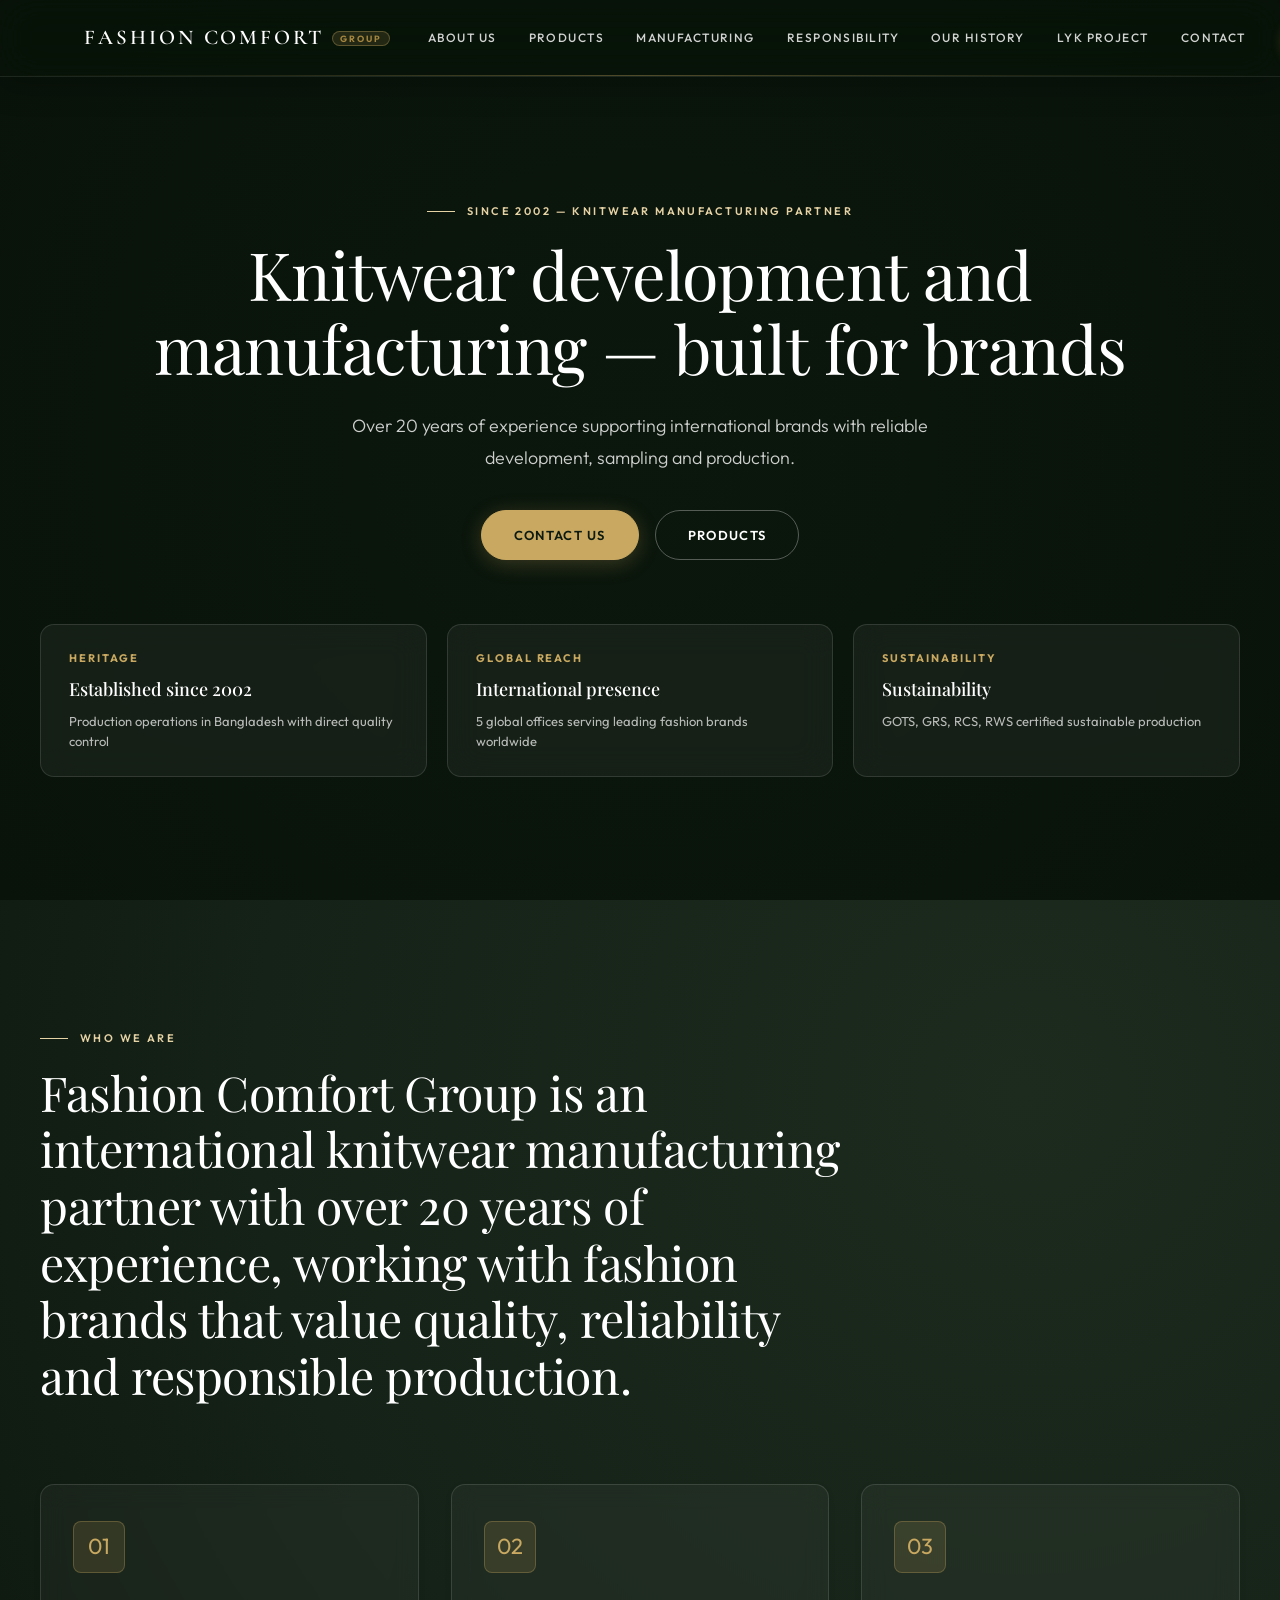
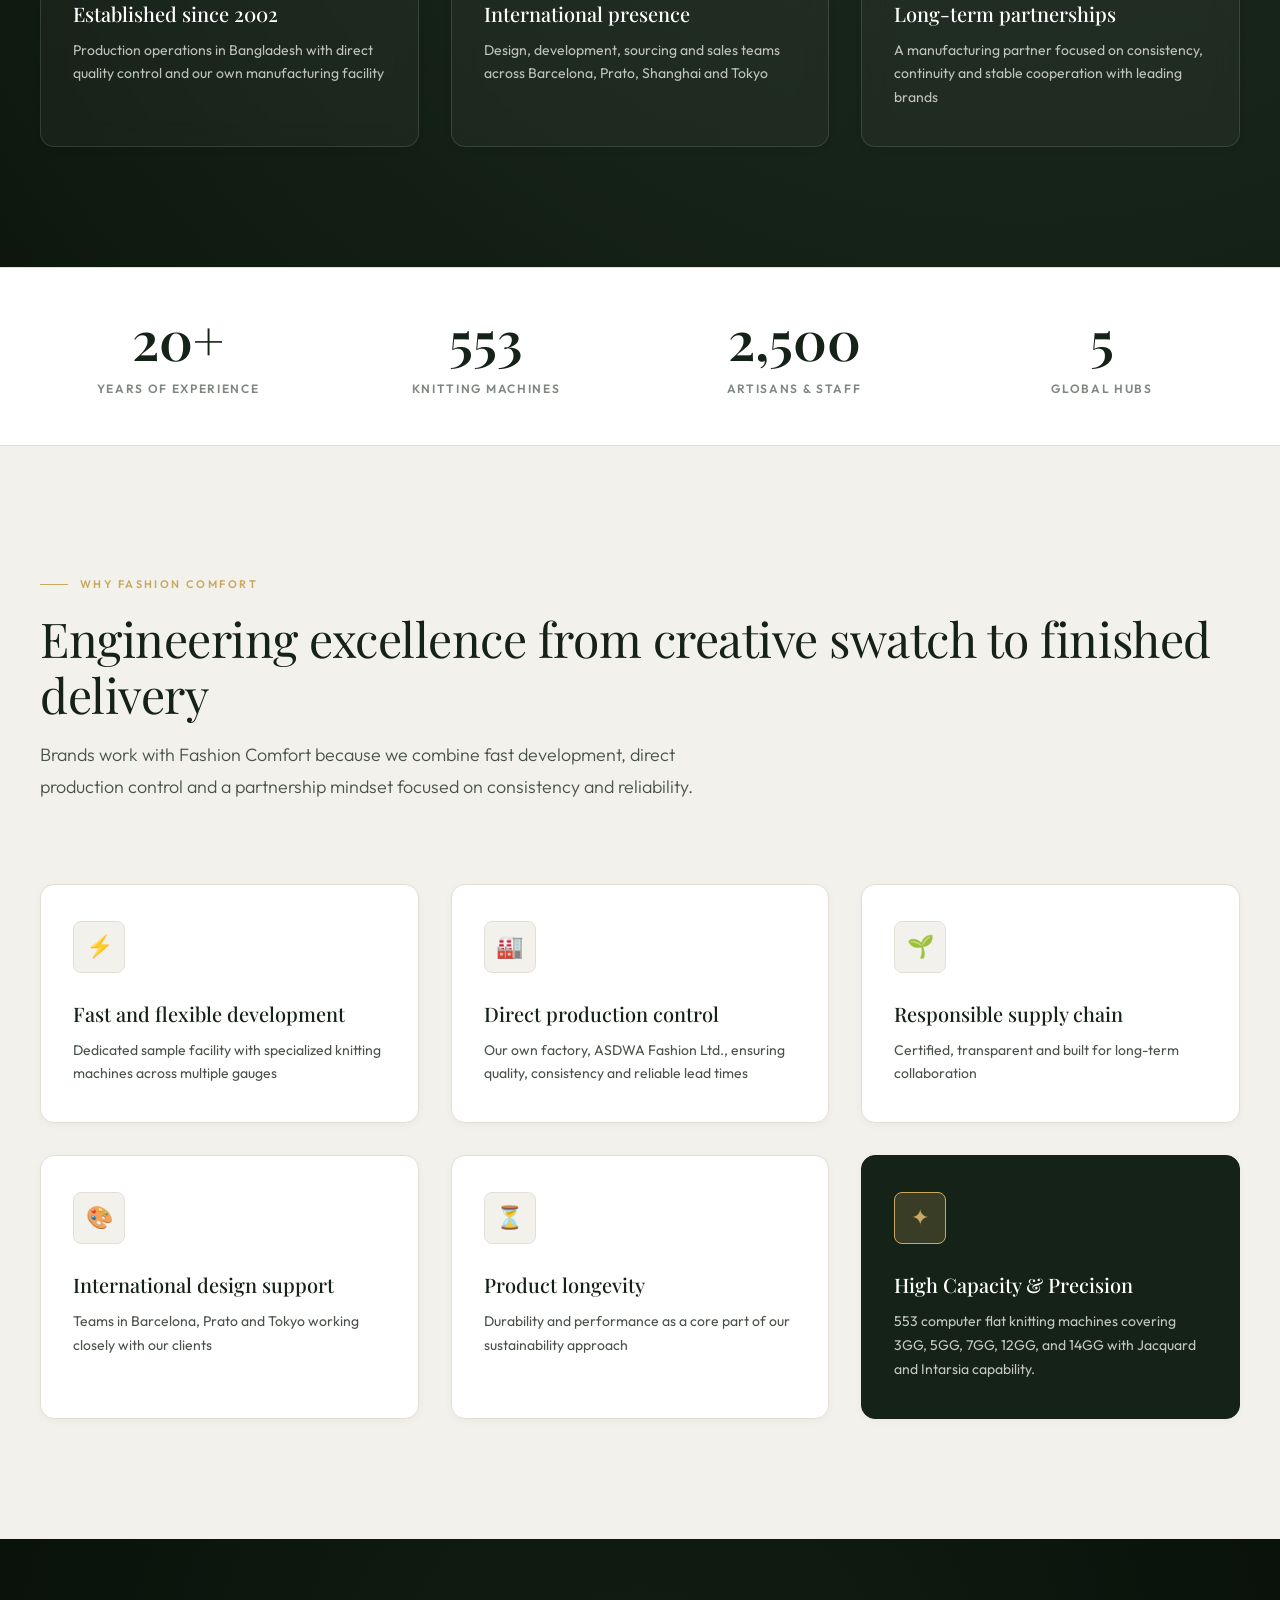
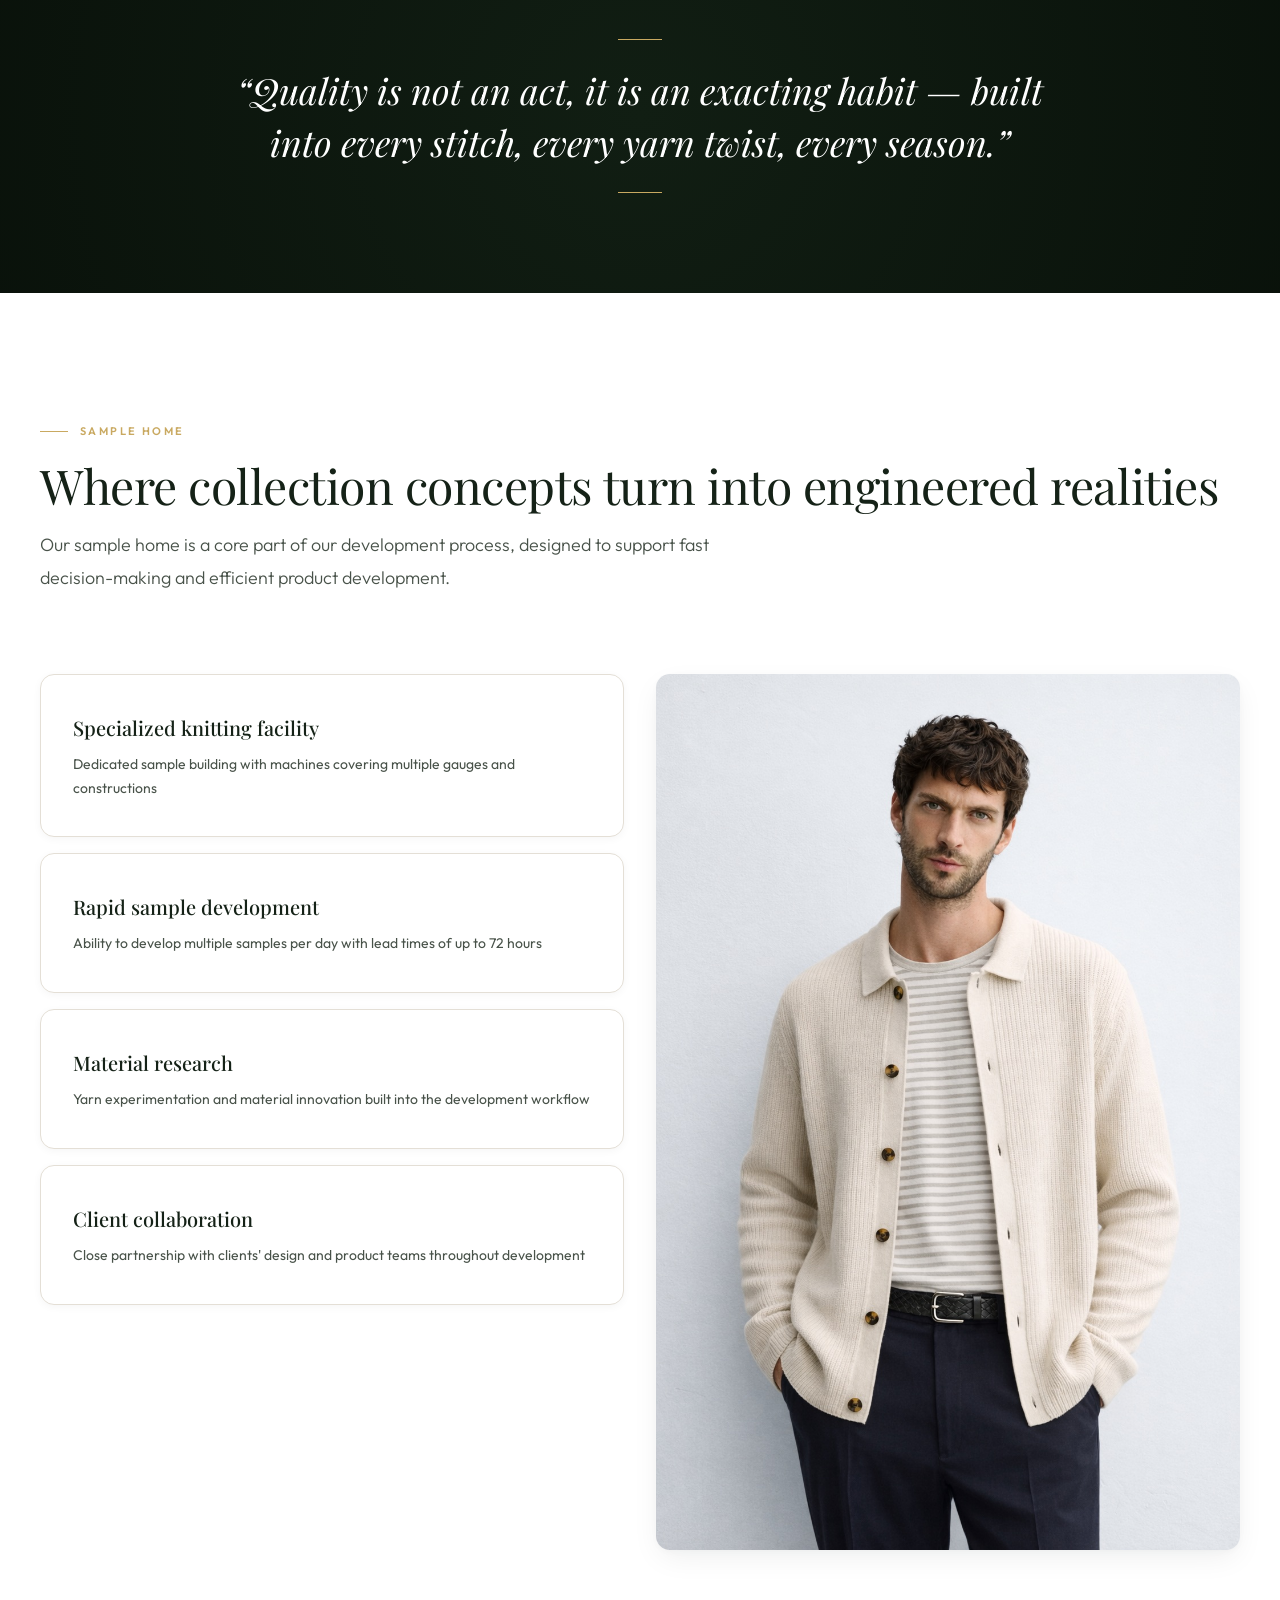
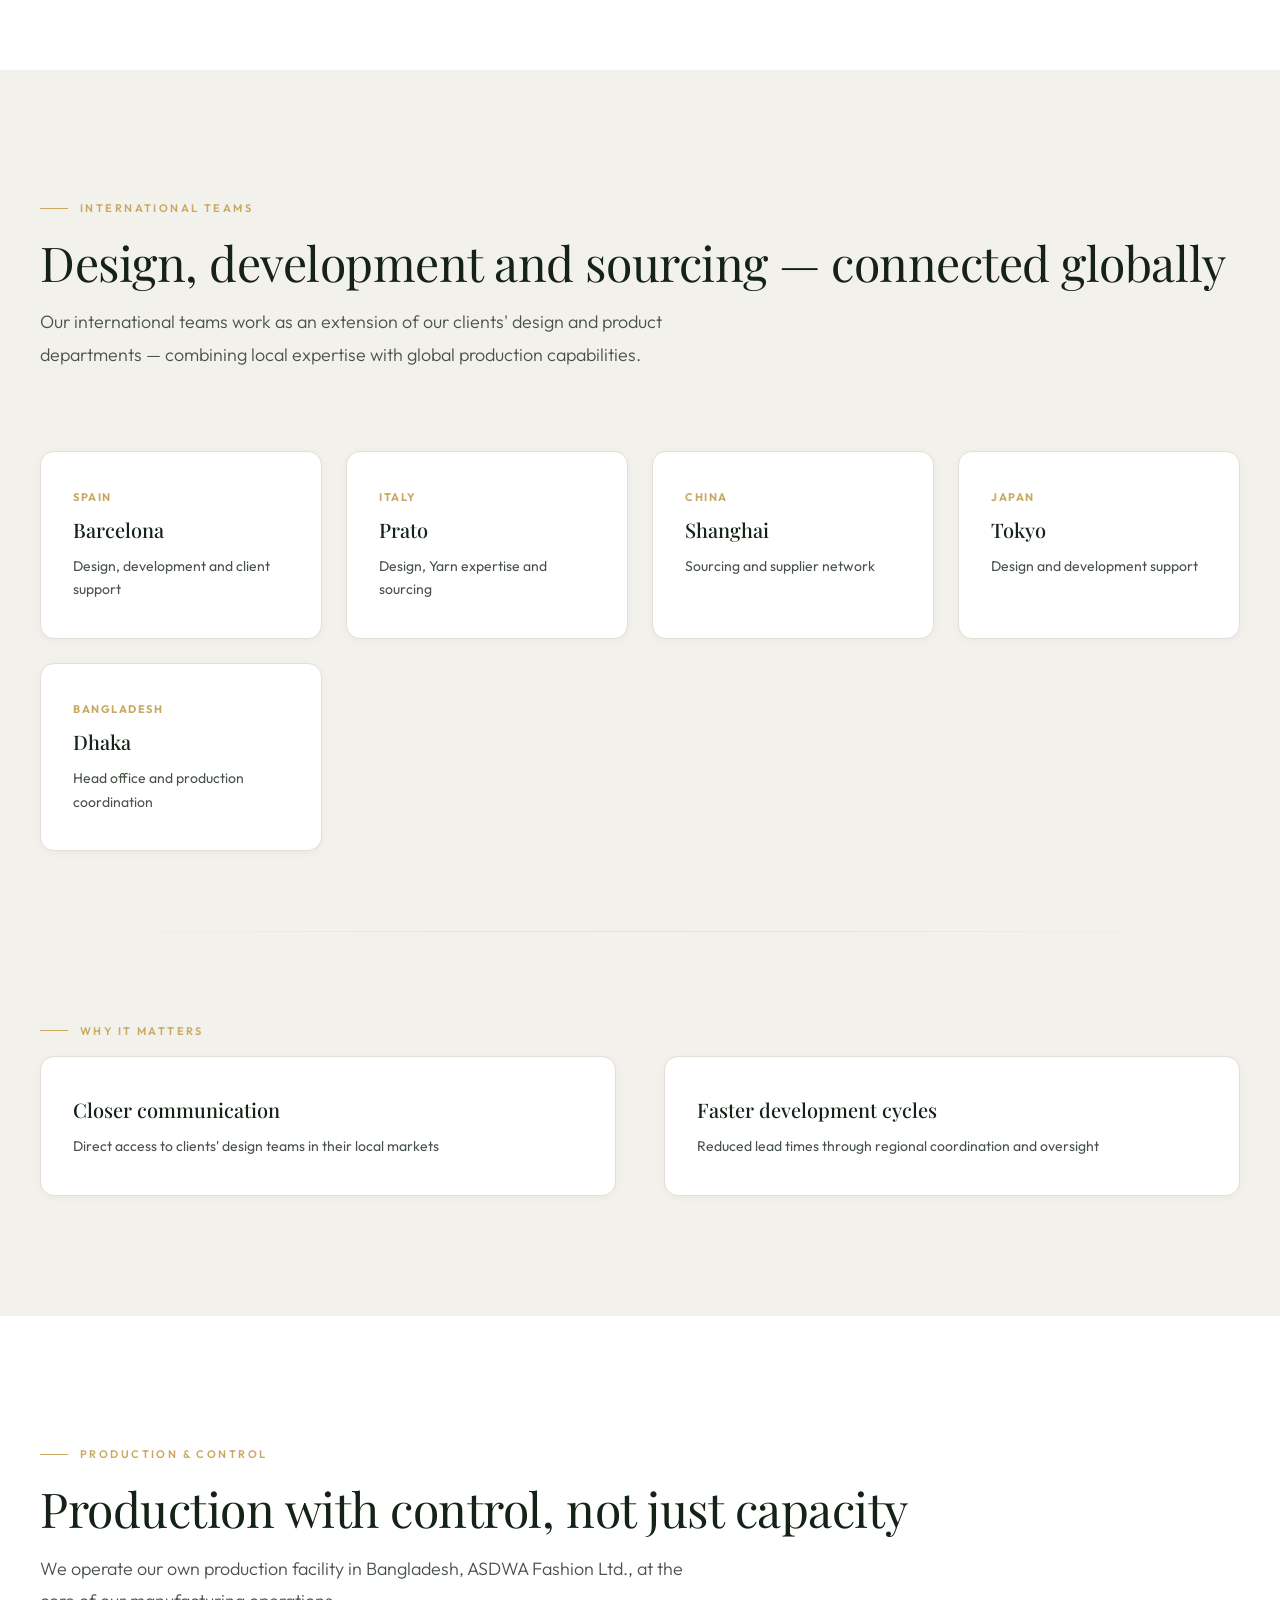
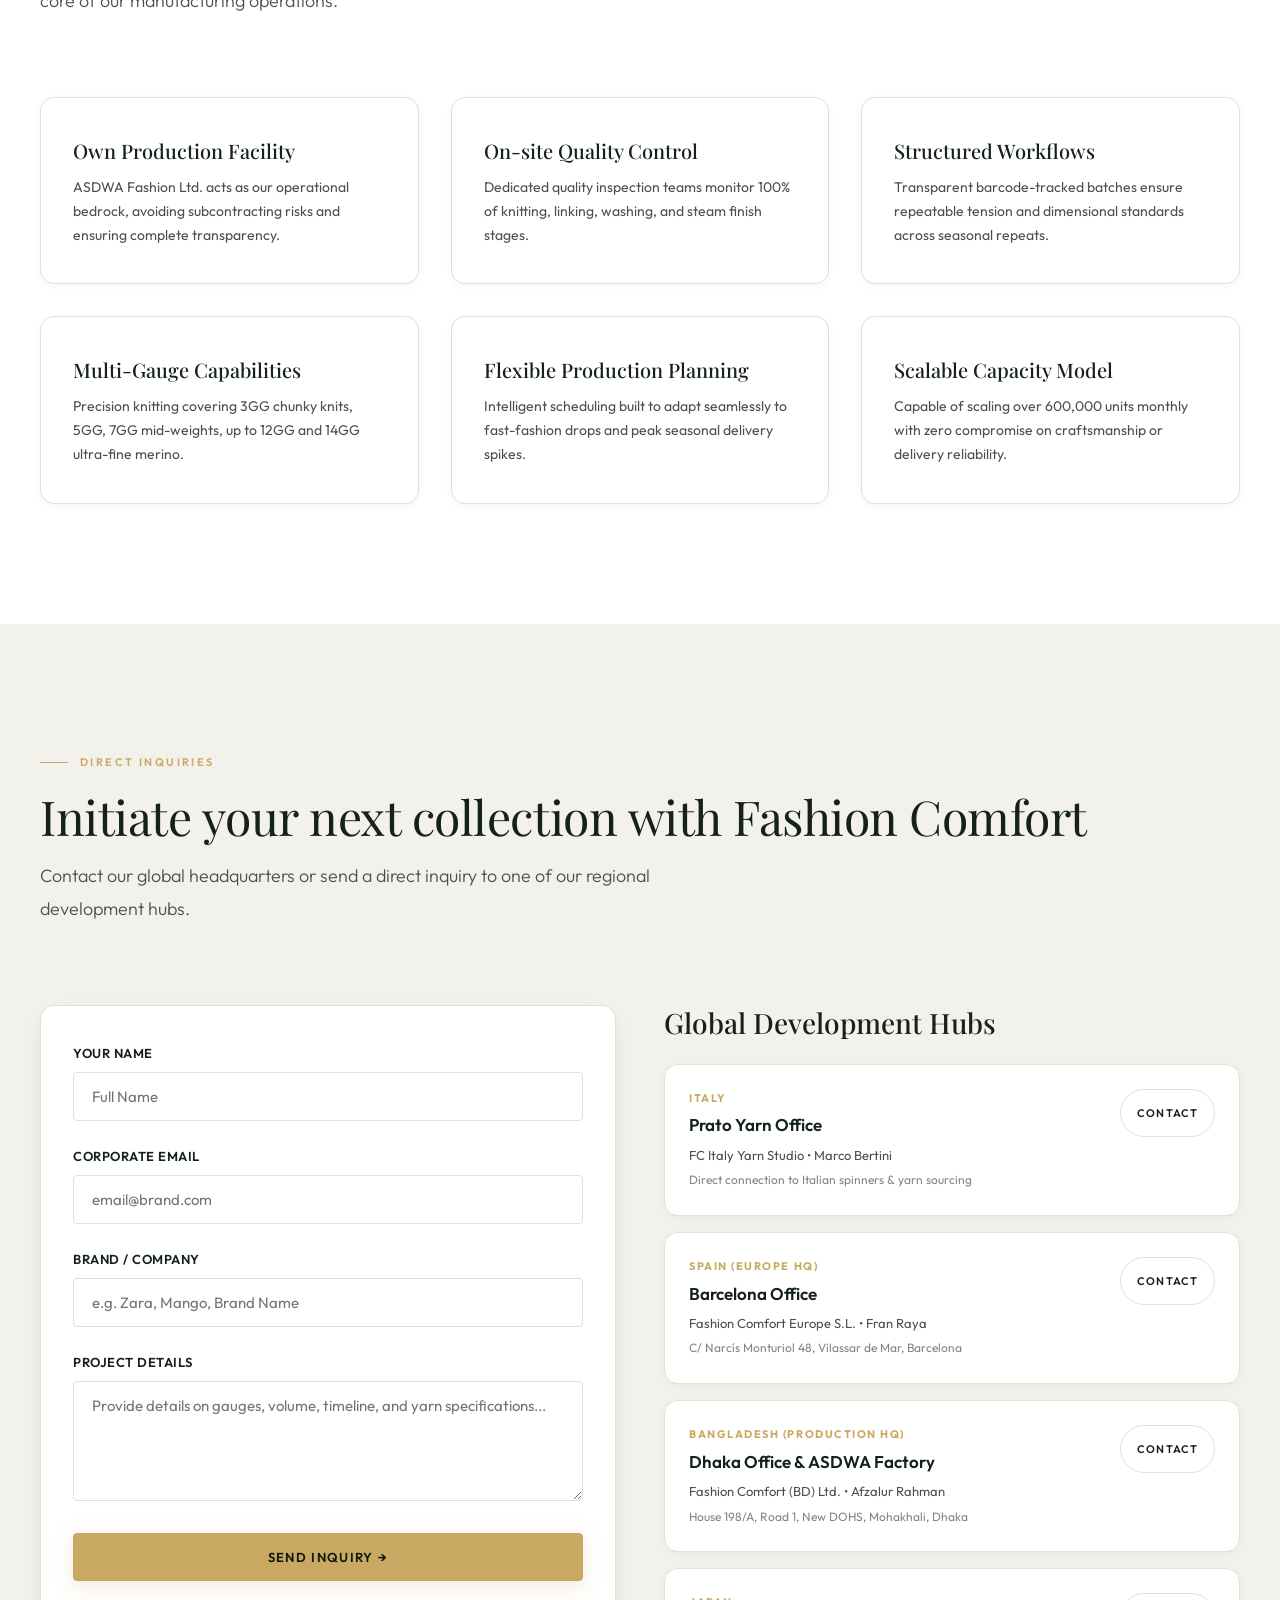
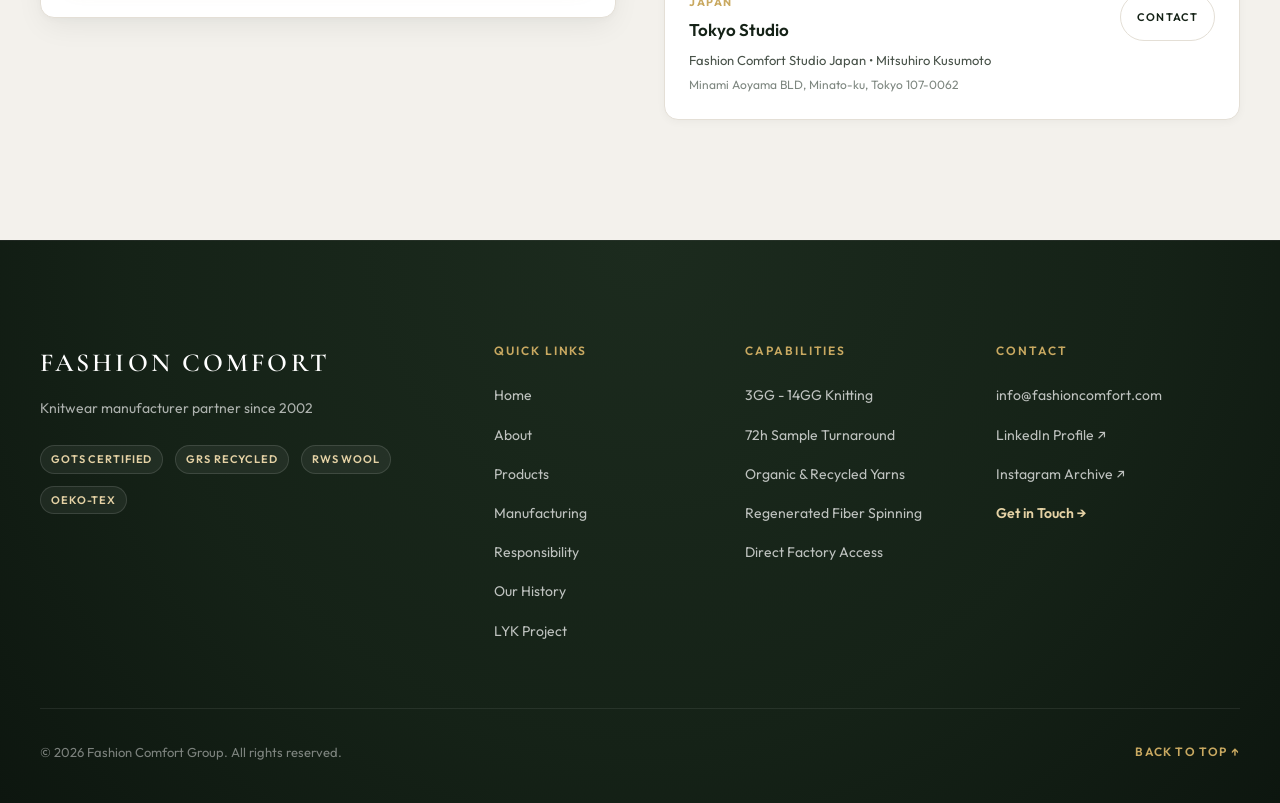
<file: index.html>
<!DOCTYPE html>
<html lang="en">

<head>
  <meta charset="utf-8">
  <meta name="viewport" content="width=device-width, initial-scale=1.0">
  <title>Fashion Comfort Group | Knitwear Manufacturing Partner Since 2002</title>
  <meta name="description"
    content="International knitwear manufacturing partner with 20+ years experience. Offices in Barcelona, Prato, Tokyo, Shanghai and Dhaka. Trusted by Zara, Mango, Pull&Bear and leading fashion brands.">
  <meta property="og:type" content="website">
  <meta property="og:title" content="Fashion Comfort Group | Knitwear Manufacturing">
  <meta property="og:description" content="International knitwear manufacturing partner with 20+ years experience.">
  <link rel="preconnect" href="https://fonts.googleapis.com">
  <link rel="preconnect" href="https://fonts.gstatic.com" crossorigin="">
  <link rel="stylesheet" href="css/design-system.css">
  <style>
    /* Hero section styling */
    #hero {
      position: relative;
      min-height: 100vh;
      display: flex;
      flex-direction: column;
      justify-content: center;
      align-items: center;
      padding: 160px var(--content-padding) 90px;
      overflow: hidden;
      background: #09130a;
      color: var(--white);
    }

    .hero-video-container {
      position: absolute;
      inset: 0;
      z-index: 1;
      overflow: hidden;
    }

    .hero-video {
      width: 100%;
      height: 100%;
      object-fit: cover;
      opacity: 0.42;
      transition: opacity 1.5s ease;
    }

    .hero-video-container::after {
      content: '';
      position: absolute;
      inset: 0;
      background: radial-gradient(circle at center, rgba(13, 26, 15, 0.45) 0%, rgba(9, 19, 10, 0.88) 100%);
      z-index: 2;
    }

    .hero-content {
      position: relative;
      z-index: 10;
      text-align: center;
      max-width: 980px;
      margin: 0 auto;
    }

    .hero-cards {
      position: relative;
      z-index: 10;
      width: 100%;
      max-width: var(--max-width);
      margin-top: 64px;
    }

    .hero-cards-grid {
      display: grid;
      grid-template-columns: repeat(3, 1fr);
      gap: 20px;
    }

    .hero-card {
      background: rgba(255, 255, 255, 0.05);
      backdrop-filter: blur(16px);
      -webkit-backdrop-filter: blur(16px);
      border: 1px solid rgba(255, 255, 255, 0.12);
      border-radius: var(--radius-md);
      padding: 24px 28px;
      text-align: left;
      transition: all var(--transition-base);
    }

    .hero-card:hover {
      background: rgba(255, 255, 255, 0.09);
      border-color: var(--gold);
      transform: translateY(-4px);
    }

    .hero-card h3 {
      font-family: var(--font-display);
      font-size: 18px;
      font-weight: 500;
      color: var(--white);
      margin-bottom: 6px;
    }

    .hero-card p {
      font-size: 13px;
      color: rgba(255, 255, 255, 0.7);
      line-height: 1.6;
    }

    /* Stats strip */
    .stats-strip {
      background: var(--white);
      border-top: 1px solid var(--border);
      border-bottom: 1px solid var(--border);
      padding: 44px var(--content-padding);
    }

    .stats-strip-inner {
      max-width: var(--max-width);
      margin: 0 auto;
      display: grid;
      grid-template-columns: repeat(4, 1fr);
      gap: 32px;
      text-align: center;
    }

    .stat-number {
      font-family: var(--font-display);
      font-size: clamp(38px, 4.2vw, 56px);
      font-weight: 600;
      color: var(--primary);
      line-height: 1;
      margin-bottom: 8px;
      display: block;
    }

    .stat-label {
      font-size: 12px;
      font-weight: 600;
      letter-spacing: 0.14em;
      text-transform: uppercase;
      color: var(--text-muted);
    }

    /* Quote break */
    .quote-break {
      position: relative;
      padding: 100px var(--content-padding);
      background: #111e13;
      overflow: hidden;
      text-align: center;
      color: var(--white);
    }

    .quote-break video {
      position: absolute;
      inset: 0;
      width: 100%;
      height: 100%;
      object-fit: cover;
      opacity: 0.28;
    }

    .quote-break::after {
      content: '';
      position: absolute;
      inset: 0;
      background: radial-gradient(circle, rgba(17, 30, 19, 0.75) 0%, rgba(9, 17, 10, 0.92) 100%);
    }

    .quote-break-inner {
      position: relative;
      z-index: 2;
      max-width: 860px;
      margin: 0 auto;
    }

    .quote-text {
      font-family: var(--font-display);
      font-size: clamp(22px, 3.2vw, 36px);
      font-weight: 400;
      font-style: italic;
      line-height: 1.45;
      color: var(--white);
      margin: 24px 0;
    }

    /* Sample layout */
    .sample-split {
      display: grid;
      grid-template-columns: 1fr 1fr;
      gap: 32px;
      align-items: stretch;
    }

    .sample-img-container {
      border-radius: var(--radius-md);
      overflow: hidden;
      min-height: 100%;
      box-shadow: var(--shadow-md);
    }

    .sample-img-container img {
      width: 100%;
      height: 100%;
      object-fit: cover;
    }

    /* Tablet (768px to 1023px): Two-column grids where appropriate */
    @media (min-width: 481px) and (max-width: 1023px) {
      .hero-cards-grid {
        grid-template-columns: repeat(2, 1fr);
        gap: 20px;
      }

      .hero-cards-grid .hero-card:last-child {
        grid-column: span 2;
      }

      .stats-strip-inner {
        grid-template-columns: repeat(2, 1fr);
        gap: 24px;
      }

      .sample-split {
        grid-template-columns: repeat(2, 1fr);
        gap: 24px;
      }
    }

    /* Mobile (< 480px): Single-column stack & touch-friendly buttons */
    @media (max-width: 480px) {
      #hero {
        padding: 120px 20px 60px;
      }

      .hero-cards {
        margin-top: 40px;
      }

      .hero-cards-grid {
        grid-template-columns: 1fr;
        gap: 16px;
      }

      .hero-cards-grid .hero-card:last-child {
        grid-column: auto;
      }

      .stats-strip {
        padding: 32px 20px;
      }

      .stats-strip-inner {
        grid-template-columns: 1fr;
        gap: 24px;
      }

      .sample-split {
        grid-template-columns: 1fr;
        gap: 20px;
      }

      .sample-img-container {
        aspect-ratio: 4/3;
      }

      .hero-actions {
        display: flex;
        flex-direction: column;
        width: 100%;
        gap: 12px;
      }

      .hero-actions .ds-btn {
        width: 100%;
        min-height: 48px;
        padding: 14px 20px;
        text-align: center;
        justify-content: center;
      }
    }
  </style>
</head>

<body data-base-path="">

  <!-- ============================================================ -->
  <!-- NAVIGATION -->
  <!-- ============================================================ -->
  <nav class="ds-nav" id="navbar">
    <div class="ds-nav-inner">
      <a href="index.html" class="ds-nav-logo-wrap">
        <span class="ds-nav-logo">Fashion Comfort <span class="ds-logo-sub">GROUP</span></span>
      </a>
      <ul class="ds-nav-links">
        <li><a href="#about" class="ds-nav-link" data-i18n="nav.about">About Us</a></li>
        <li><a href="products.html" class="ds-nav-link" data-i18n="nav.products">Products</a></li>
        <li><a href="manufacturing.html" class="ds-nav-link" data-i18n="nav.manufacturing">Manufacturing</a></li>
        <li><a href="responsibility.html" class="ds-nav-link" data-i18n="nav.responsibility">Responsibility</a></li>
        <li><a href="our-history.html" class="ds-nav-link" data-i18n="nav.history">Our History</a></li>
        <li><a href="lyk.html" class="ds-nav-link" data-i18n="nav.lyk">LYK Project</a></li>
        <li><a href="#contact" class="ds-nav-link" data-i18n="nav.contact">Contact</a></li>
      </ul>
      <div class="ds-nav-actions">
        <a href="#contact" class="ds-nav-cta">Inquire <span>→</span></a>
        <div class="ds-nav-langs">
          <button class="ds-lang-btn active" onclick="i18n.switchLanguage('en')" data-lang="en">
            <span class="lang-flag">
              <svg viewBox="0 0 60 30">
                <clipPath id="s_en">
                  <circle cx="30" cy="15" r="15"></circle>
                </clipPath>
                <rect width="60" height="30" fill="#012169"></rect>
                <path d="M0,0 L60,30 M60,0 L0,30" stroke="#fff" stroke-width="6"></path>
                <path d="M0,0 L60,30 M60,0 L0,30" stroke="#C8102E" stroke-width="4" clip-path="url(#s_en)"></path>
                <path d="M30,0V30 M0,15H60" stroke="#fff" stroke-width="10"></path>
                <path d="M30,0V30 M0,15H60" stroke="#C8102E" stroke-width="6"></path>
              </svg>
            </span>
            <span class="lang-code">EN</span>
          </button>
          <button class="ds-lang-btn" onclick="i18n.switchLanguage('es')" data-lang="es">
            <span class="lang-flag">
              <svg viewBox="0 0 6 4">
                <rect width="6" height="4" fill="#c60b1e"></rect>
                <rect y="1" width="6" height="2" fill="#ffc400"></rect>
              </svg>
            </span>
            <span class="lang-code">ES</span>
          </button>
          <button class="ds-lang-btn" onclick="i18n.switchLanguage('ja')" data-lang="ja">
            <span class="lang-flag">
              <svg viewBox="0 0 60 40">
                <rect width="60" height="40" fill="#fff"></rect>
                <circle cx="30" cy="20" r="12" fill="#bc002d"></circle>
              </svg>
            </span>
            <span class="lang-code">JA</span>
          </button>
        </div>
      </div>
    </div>
  </nav>

  <!-- ============================================================ -->
  <!-- HERO SECTION -->
  <!-- ============================================================ -->
  <section id="hero">
    <div class="hero-video-container">
      <video class="hero-video" id="hero-video" autoplay muted loop playsinline>
        <source src="media/0_Ai_generated_Knitted.mp4" type="video/mp4">
        <source src="media/hero-knitting-web.mp4" type="video/mp4">
      </video>
    </div>

    <div class="hero-content">
      <div class="ds-eyebrow ds-eyebrow--white">Since 2002 &mdash; Knitwear Manufacturing Partner</div>
      <h1 class="ds-h1" style="color: white;" data-i18n="hero.title">Knitwear development
        &amp;<br><em>manufacturing</em> — built for brands</h1>
      <p class="ds-lead" style="color: rgba(255,255,255,0.8); margin: 0 auto 36px;" data-i18n="hero.subtitle">Over 20
        years of experience supporting international fashion brands with reliable development, rapid sampling and
        controlled production.</p>
      <div class="hero-actions">
        <a href="#contact" class="ds-btn ds-btn--gold ds-btn--pill" data-i18n="common.cta_btn">Work With Us</a>
        <a href="products.html" class="ds-btn ds-btn--ghost-white ds-btn--pill" data-i18n="nav.products">View Selected
          Products →</a>
      </div>
    </div>

    <div class="hero-cards">
      <div class="hero-cards-grid">
        <div class="hero-card">
          <div
            style="font-size:11px;font-weight:700;letter-spacing:0.18em;color:var(--gold);text-transform:uppercase;margin-bottom:6px;">
            HERITAGE</div>
          <h3 data-i18n="about.story_bullet_1">Established Since 2002</h3>
          <p data-i18n="hero.hero_card_1_text">Production operations in Bangladesh with direct European-standard quality
            control</p>
        </div>
        <div class="hero-card">
          <div
            style="font-size:11px;font-weight:700;letter-spacing:0.18em;color:var(--gold);text-transform:uppercase;margin-bottom:6px;">
            GLOBAL REACH</div>
          <h3 data-i18n="about.story_bullet_2">International Presence</h3>
          <p data-i18n="hero.hero_card_2_text">Offices in Barcelona, Prato, Tokyo, Shanghai and Dhaka serving leading
            global brands</p>
        </div>
        <div class="hero-card">
          <div
            style="font-size:11px;font-weight:700;letter-spacing:0.18em;color:var(--gold);text-transform:uppercase;margin-bottom:6px;">
            SUSTAINABILITY</div>
          <h3 data-i18n="hero.hero_card_3_title">Responsible Production</h3>
          <p data-i18n="hero.hero_card_3_text">GOTS, GRS, RCS, and RWS certified sustainable knitwear manufacturing</p>
        </div>
      </div>
    </div>
  </section>

  <!-- ============================================================ -->
  <!-- WHO WE ARE -->
  <!-- ============================================================ -->
  <section id="about" class="ds-section ds-section--dark">
    <div class="ds-container">
      <div class="ds-section-header">
        <div class="ds-eyebrow ds-eyebrow--white" data-i18n="about.tag">Who We Are</div>
        <h2 class="ds-h2" style="max-width: 820px;" data-i18n="about.story_text_1">Fashion Comfort Group is an
          international knitwear manufacturing partner with over 20 years of experience, working with fashion brands
          that value quality, reliability and responsible production.</h2>
      </div>

      <div class="ds-grid-3">
        <div class="ds-card ds-card--dark">
          <div class="ds-card-icon"
            style="background:rgba(201,169,97,0.15);color:var(--gold);border-color:rgba(201,169,97,0.3);">01</div>
          <h3 class="ds-card-title" data-i18n="about.story_bullet_1">Established Since 2002</h3>
          <p class="ds-card-text" data-i18n="about.story_bullet_1_text">Production operations in Bangladesh with direct
            quality control and our own manufacturing facility, ASDWA Fashion Ltd.</p>
        </div>
        <div class="ds-card ds-card--dark">
          <div class="ds-card-icon"
            style="background:rgba(201,169,97,0.15);color:var(--gold);border-color:rgba(201,169,97,0.3);">02</div>
          <h3 class="ds-card-title" data-i18n="about.story_bullet_2">International Presence</h3>
          <p class="ds-card-text" data-i18n="about.story_bullet_2_text">Design, development, sourcing and sales teams
            across Barcelona, Prato, Shanghai and Tokyo acting as client extensions.</p>
        </div>
        <div class="ds-card ds-card--dark">
          <div class="ds-card-icon"
            style="background:rgba(201,169,97,0.15);color:var(--gold);border-color:rgba(201,169,97,0.3);">03</div>
          <h3 class="ds-card-title" data-i18n="about.story_bullet_3">Long-term Partnerships</h3>
          <p class="ds-card-text" data-i18n="about.story_bullet_3_text">A manufacturing partner focused on consistency,
            continuity and stable cooperation with the world's leading retail brands.</p>
        </div>
      </div>
    </div>
  </section>

  <!-- ============================================================ -->
  <!-- STATS STRIP -->
  <!-- ============================================================ -->
  <div class="stats-strip">
    <div class="stats-strip-inner">
      <div>
        <span class="stat-number">20+</span>
        <span class="stat-label">Years of Experience</span>
      </div>
      <div>
        <span class="stat-number">553</span>
        <span class="stat-label">Knitting Machines</span>
      </div>
      <div>
        <span class="stat-number">2,500</span>
        <span class="stat-label">Artisans &amp; Staff</span>
      </div>
      <div>
        <span class="stat-number">5</span>
        <span class="stat-label">Global Hubs</span>
      </div>
    </div>
  </div>

  <!-- ============================================================ -->
  <!-- WHY FASHION COMFORT -->
  <!-- ============================================================ -->
  <section id="why" class="ds-section ds-section--stone">
    <div class="ds-container">
      <div class="ds-section-header">
        <div class="ds-eyebrow" data-i18n="about.why_title">Why Fashion Comfort</div>
        <h2 class="ds-h2">Engineering excellence from creative swatch to finished delivery</h2>
        <p class="ds-lead" data-i18n="about.why_intro">Brands work with Fashion Comfort because we combine fast
          development, direct production control and a partnership mindset focused on consistency and reliability.</p>
      </div>

      <div class="ds-grid-3">
        <div class="ds-card">
          <div class="ds-card-icon">⚡</div>
          <h4 class="ds-card-title" data-i18n="about.why_1">Fast &amp; Flexible Development</h4>
          <p class="ds-card-text" data-i18n="about.why_1_text">Dedicated sample facility with specialized knitting
            machines across multiple gauges with up to 72h sample turnaround.</p>
        </div>
        <div class="ds-card">
          <div class="ds-card-icon">🏭</div>
          <h4 class="ds-card-title" data-i18n="about.why_2">Direct Production Control</h4>
          <p class="ds-card-text" data-i18n="about.why_2_text">Our own factory, ASDWA Fashion Ltd., ensuring quality,
            consistency, and reliable lead times across all production runs.</p>
        </div>
        <div class="ds-card">
          <div class="ds-card-icon">🌱</div>
          <h4 class="ds-card-title" data-i18n="about.why_3">Responsible Supply Chain</h4>
          <p class="ds-card-text" data-i18n="about.why_3_text">Certified, transparent and built for long-term
            collaboration under GOTS, GRS, RCS, and RWS environmental standards.</p>
        </div>
        <div class="ds-card">
          <div class="ds-card-icon">🎨</div>
          <h4 class="ds-card-title" data-i18n="about.why_4">International Design Support</h4>
          <p class="ds-card-text" data-i18n="about.why_4_text">Design studios in Barcelona, Prato and Tokyo working
            shoulder-to-shoulder with our clients' creative directors.</p>
        </div>
        <div class="ds-card">
          <div class="ds-card-icon">⏳</div>
          <h4 class="ds-card-title" data-i18n="about.why_5">Product Longevity</h4>
          <p class="ds-card-text" data-i18n="about.why_5_text">Garment durability, pilling resistance and dimensional
            stability as core pillars of our sustainability commitment.</p>
        </div>
        <div class="ds-card" style="background:var(--primary);color:white;border-color:var(--primary);">
          <div class="ds-card-icon" style="background:rgba(201,169,97,0.2);color:var(--gold);border-color:var(--gold);">
            ✦</div>
          <h4 class="ds-card-title" style="color:white;">High Capacity &amp; Precision</h4>
          <p class="ds-card-text" style="color:rgba(255,255,255,0.75);">553 computer flat knitting machines covering
            3GG, 5GG, 7GG, 12GG, and 14GG with Jacquard and Intarsia capability.</p>
        </div>
      </div>
    </div>
  </section>

  <!-- ============================================================ -->
  <!-- CINEMATIC QUOTE BREAK -->
  <!-- ============================================================ -->
  <div class="quote-break">
    <video autoplay muted loop playsinline>
      <source src="media/hero-knitting-web.mp4" type="video/mp4">
      <source src="media/0_Ai_generated_Knitted.mp4" type="video/mp4">
    </video>
    <div class="quote-break-inner">
      <div style="width: 44px; height: 1px; background: var(--gold); margin: 0 auto 20px;"></div>
      <p class="quote-text">&#8220;Quality is not an act, it is an exacting habit — built into every stitch, every yarn
        twist, every season.&#8221;</p>
      <div style="width: 44px; height: 1px; background: var(--gold); margin: 20px auto 0;"></div>
    </div>
  </div>

  <!-- ============================================================ -->
  <!-- SAMPLE HOME -->
  <!-- ============================================================ -->
  <section id="sample-home" class="ds-section ds-section--white">
    <div class="ds-container">
      <div class="ds-section-header">
        <div class="ds-eyebrow" data-i18n="about.sample_title">Sample Home</div>
        <h2 class="ds-h2">Where collection concepts turn into engineered realities</h2>
        <p class="ds-lead" data-i18n="about.sample_text">Our dedicated Sample Home in Bangladesh is the experimental
          heartbeat of our operations, engineered to support rapid decision-making and precise product execution.</p>
      </div>

      <div class="sample-split">
        <div style="display:flex;flex-direction:column;gap:16px;">
          <div class="ds-card">
            <h4 class="ds-card-title" data-i18n="about.sample_1">Specialized Knitting Facility</h4>
            <p class="ds-card-text" data-i18n="about.sample_1_text">Dedicated sample building with machines covering
              multiple gauges, intarsia, cables and 3D knitting techniques.</p>
          </div>
          <div class="ds-card">
            <h4 class="ds-card-title" data-i18n="about.sample_2">Rapid 72-Hour Turnaround</h4>
            <p class="ds-card-text" data-i18n="about.sample_2_text">Ability to develop multiple protos per day with
              expedited physical sample dispatch within 72 hours.</p>
          </div>
          <div class="ds-card">
            <h4 class="ds-card-title" data-i18n="about.sample_4">Yarn &amp; Material Innovation</h4>
            <p class="ds-card-text" data-i18n="about.sample_4_text">Yarn experimentation, custom color blending, and
              sustainable fiber development built directly into sampling workflows.</p>
          </div>
          <div class="ds-card">
            <h4 class="ds-card-title" data-i18n="about.sample_6">Seamless Client Collaboration</h4>
            <p class="ds-card-text" data-i18n="about.sample_6_text">Live digital fitting reviews and real-time
              adjustments with brand design and technical product teams.</p>
          </div>
        </div>
        <div class="sample-img-container">
          <img src="images/hombre-cardigan.jpeg" alt="Fashion Comfort Knitwear Production Sample">
        </div>
      </div>
    </div>
  </section>

  <!-- ============================================================ -->
  <!-- INTERNATIONAL TEAMS -->
  <!-- ============================================================ -->
  <section id="teams" class="ds-section ds-section--stone">
    <div class="ds-container">
      <div class="ds-section-header">
        <div class="ds-eyebrow" data-i18n="about.teams_title">International Teams</div>
        <h2 class="ds-h2" data-i18n="about.teams_heading">Design, development and sourcing — connected globally</h2>
        <p class="ds-lead" data-i18n="about.teams_text">Our international teams operate as a direct extension of our
          clients' design and technical departments — combining local proximity with global production power.</p>
      </div>

      <div class="ds-grid-cards" style="margin-bottom: 48px;">
        <div class="ds-card">
          <div
            style="font-size:11px;font-weight:700;color:var(--gold);letter-spacing:0.14em;text-transform:uppercase;margin-bottom:6px;">
            SPAIN</div>
          <h3 class="ds-card-title">Barcelona</h3>
          <p class="ds-card-text" data-i18n="about.teams_barcelona">European headquarters, trend research, client design
            collaboration and account management.</p>
        </div>
        <div class="ds-card">
          <div
            style="font-size:11px;font-weight:700;color:var(--gold);letter-spacing:0.14em;text-transform:uppercase;margin-bottom:6px;">
            ITALY</div>
          <h3 class="ds-card-title">Prato</h3>
          <p class="ds-card-text" data-i18n="about.teams_prato">Yarn expertise, luxury spinning mills relations, fine
            Italian wool and cashmere sourcing.</p>
        </div>
        <div class="ds-card">
          <div
            style="font-size:11px;font-weight:700;color:var(--gold);letter-spacing:0.14em;text-transform:uppercase;margin-bottom:6px;">
            CHINA</div>
          <h3 class="ds-card-title">Shanghai</h3>
          <p class="ds-card-text" data-i18n="about.teams_shanghai">Fiber sourcing, chemical compliance, specialty trims
            and Asian spinning network coordination.</p>
        </div>
        <div class="ds-card">
          <div
            style="font-size:11px;font-weight:700;color:var(--gold);letter-spacing:0.14em;text-transform:uppercase;margin-bottom:6px;">
            JAPAN</div>
          <h3 class="ds-card-title">Tokyo</h3>
          <p class="ds-card-text" data-i18n="about.teams_tokyo">Design refinement, tech-pack localization and premium
            Japanese market brand partnerships.</p>
        </div>
        <div class="ds-card">
          <div
            style="font-size:11px;font-weight:700;color:var(--gold);letter-spacing:0.14em;text-transform:uppercase;margin-bottom:6px;">
            BANGLADESH</div>
          <h3 class="ds-card-title">Dhaka</h3>
          <p class="ds-card-text" data-i18n="about.teams_dhaka">Manufacturing headquarters, bulk production
            coordination, testing labs and logistic dispatch.</p>
        </div>
      </div>

      <div class="ds-divider"></div>

      <div style="margin-top: 40px;">
        <div class="ds-eyebrow" data-i18n="about.teams_why">Why It Matters</div>
        <div class="ds-grid-2">
          <div class="ds-card">
            <h4 class="ds-card-title" data-i18n="about.teams_closer_title">Closer Communication</h4>
            <p class="ds-card-text" data-i18n="about.teams_closer_text">Direct in-market access to creative teams in
              Barcelona, Prato and Tokyo eliminates friction and time-zone delays.</p>
          </div>
          <div class="ds-card">
            <h4 class="ds-card-title" data-i18n="about.teams_faster_title">Faster Development Cycles</h4>
            <p class="ds-card-text" data-i18n="about.teams_faster_text">Regional oversight drastically trims lead times
              between first swatch and finalized showroom collections.</p>
          </div>
        </div>
      </div>
    </div>
  </section>

  <!-- ============================================================ -->
  <!-- PRODUCTION & CONTROL -->
  <!-- ============================================================ -->
  <section id="production" class="ds-section ds-section--white">
    <div class="ds-container">
      <div class="ds-section-header">
        <div class="ds-eyebrow" data-i18n="about.production_title">Production &amp; Control</div>
        <h2 class="ds-h2" data-i18n="about.production_heading">Production with control, not just capacity</h2>
        <p class="ds-lead" data-i18n="about.production_text_1">We operate our own state-of-the-art facility in
          Bangladesh, ASDWA Fashion Ltd., ensuring absolute accountability over yarn lot consistency, gauge precision
          and worker welfare.</p>
      </div>

      <div class="ds-grid-3">
        <div class="ds-card">
          <h4 class="ds-card-title" data-i18n="about.production_cap_1">Own Production Facility</h4>
          <p class="ds-card-text" data-i18n="about.production_cap_1_text">ASDWA Fashion Ltd. acts as our operational
            bedrock, avoiding subcontracting risks and ensuring complete transparency.</p>
        </div>
        <div class="ds-card">
          <h4 class="ds-card-title" data-i18n="about.production_cap_2">On-site Quality Control</h4>
          <p class="ds-card-text" data-i18n="about.production_cap_2_text">Dedicated quality inspection teams monitor
            100% of knitting, linking, washing, and steam finish stages.</p>
        </div>
        <div class="ds-card">
          <h4 class="ds-card-title" data-i18n="about.production_cap_3">Structured Workflows</h4>
          <p class="ds-card-text" data-i18n="about.production_cap_3_text">Transparent barcode-tracked batches ensure
            repeatable tension and dimensional standards across seasonal repeats.</p>
        </div>
        <div class="ds-card">
          <h4 class="ds-card-title" data-i18n="about.production_cap_4">Multi-Gauge Capabilities</h4>
          <p class="ds-card-text" data-i18n="about.production_cap_4_text">Precision knitting covering 3GG chunky knits,
            5GG, 7GG mid-weights, up to 12GG and 14GG ultra-fine merino.</p>
        </div>
        <div class="ds-card">
          <h4 class="ds-card-title" data-i18n="about.production_cap_5">Flexible Production Planning</h4>
          <p class="ds-card-text" data-i18n="about.production_cap_5_text">Intelligent scheduling built to adapt
            seamlessly to fast-fashion drops and peak seasonal delivery spikes.</p>
        </div>
        <div class="ds-card">
          <h4 class="ds-card-title" data-i18n="about.production_cap_6">Scalable Capacity Model</h4>
          <p class="ds-card-text" data-i18n="about.production_cap_6_text">Capable of scaling over 600,000 units monthly
            with zero compromise on craftsmanship or delivery reliability.</p>
        </div>
      </div>
    </div>
  </section>

  <!-- ============================================================ -->
  <!-- CONTACT SECTION -->
  <!-- ============================================================ -->
  <section id="contact" class="ds-section ds-section--stone">
    <div class="ds-container">
      <div class="ds-section-header">
        <div class="ds-eyebrow" data-i18n="contact.tag">Direct Inquiries</div>
        <h2 class="ds-h2">Initiate your next collection with Fashion Comfort</h2>
        <p class="ds-lead">Contact our global headquarters or send a direct inquiry to one of our regional development
          hubs.</p>
      </div>

      <div class="ds-grid-2" style="align-items: flex-start; gap: 48px;">
        <!-- Left: Form -->
        <div class="ds-card" style="box-shadow: var(--shadow-md);">
          <div id="office-banner"
            style="display:none;margin-bottom:20px;padding:12px 16px;background:var(--bg-stone);border:1px solid var(--gold);border-radius:var(--radius-xs);font-size:13px;color:var(--primary);">
          </div>

          <form id="contact-form" action="https://formspree.io/f/mwvwqlno" method="POST">
            <input type="hidden" id="form-subject" name="_subject" value="New inquiry from fashioncomfort.com">
            <input type="hidden" id="office-input" name="office" value="General">

            <div class="ds-form-group">
              <label class="ds-label" data-i18n="contact.form_name">Your Name</label>
              <input type="text" name="name" class="ds-input" required placeholder="Full Name">
            </div>

            <div class="ds-form-group">
              <label class="ds-label" data-i18n="contact.form_email">Corporate Email</label>
              <input type="email" name="_replyto" class="ds-input" required placeholder="email@brand.com">
            </div>

            <div class="ds-form-group">
              <label class="ds-label" data-i18n="contact.form_company">Brand / Company</label>
              <input type="text" name="company" class="ds-input" placeholder="e.g. Zara, Mango, Brand Name">
            </div>

            <div class="ds-form-group">
              <label class="ds-label" data-i18n="contact.form_message">Project Details</label>
              <textarea name="message" class="ds-textarea" required
                placeholder="Provide details on gauges, volume, timeline, and yarn specifications..."></textarea>
            </div>

            <button type="submit" class="ds-btn ds-btn--gold" style="width:100%;" data-i18n="contact.form_send">Send
              Inquiry →</button>
          </form>
        </div>

        <!-- Right: Global Offices Hubs -->
        <div>
          <h3 class="ds-h3" style="margin-bottom: 24px;">Global Development Hubs</h3>
          <div style="display: flex; flex-direction: column; gap: 16px;">

            <div class="ds-card" data-contact="bcn" style="padding: 24px;">
              <div style="display:flex;justify-content:space-between;align-items:flex-start;">
                <div>
                  <div
                    style="font-size:11px;font-weight:700;color:var(--gold);letter-spacing:0.14em;text-transform:uppercase;">
                    SPAIN (EUROPE HQ)</div>
                  <h4 style="font-size:17px;font-weight:600;margin:4px 0;">Barcelona Office</h4>
                  <p style="font-size:13px;color:var(--text-secondary);">Fashion Comfort Europe S.L. &bull; Fran Raya
                  </p>
                  <p style="font-size:12px;color:var(--text-muted);margin-top:4px;">C/ Narcís Monturiol 48, Vilassar de
                    Mar, Barcelona</p>
                </div>
                <button type="button" class="ds-btn ds-btn--ghost ds-btn--pill" style="padding:7px 16px;font-size:11px;"
                  onclick="contactOffice(this, 'Barcelona')">Contact</button>
              </div>
            </div>

            <div class="ds-card" data-contact="dhaka" style="padding: 24px;">
              <div style="display:flex;justify-content:space-between;align-items:flex-start;">
                <div>
                  <div
                    style="font-size:11px;font-weight:700;color:var(--gold);letter-spacing:0.14em;text-transform:uppercase;">
                    BANGLADESH (PRODUCTION HQ)</div>
                  <h4 style="font-size:17px;font-weight:600;margin:4px 0;">Dhaka Office &amp; ASDWA Factory</h4>
                  <p style="font-size:13px;color:var(--text-secondary);">Fashion Comfort (BD) Ltd. &bull; Afzalur Rahman
                  </p>
                  <p style="font-size:12px;color:var(--text-muted);margin-top:4px;">House 198/A, Road 1, New DOHS,
                    Mohakhali, Dhaka</p>
                </div>
                <button type="button" class="ds-btn ds-btn--ghost ds-btn--pill" style="padding:7px 16px;font-size:11px;"
                  onclick="contactOffice(this, 'Dhaka')">Contact</button>
              </div>
            </div>

            <div class="ds-card" data-contact="tokyo" style="padding: 24px;">
              <div style="display:flex;justify-content:space-between;align-items:flex-start;">
                <div>
                  <div
                    style="font-size:11px;font-weight:700;color:var(--gold);letter-spacing:0.14em;text-transform:uppercase;">
                    JAPAN</div>
                  <h4 style="font-size:17px;font-weight:600;margin:4px 0;">Tokyo Studio</h4>
                  <p style="font-size:13px;color:var(--text-secondary);">Fashion Comfort Studio Japan &bull; Mitsuhiro
                    Kusumoto</p>
                  <p style="font-size:12px;color:var(--text-muted);margin-top:4px;">Minami Aoyama BLD, Minato-ku, Tokyo
                    107-0062</p>
                </div>
                <button type="button" class="ds-btn ds-btn--ghost ds-btn--pill" style="padding:7px 16px;font-size:11px;"
                  onclick="contactOffice(this, 'Tokyo')">Contact</button>
              </div>
            </div>

            <div class="ds-card" data-contact="italy" style="padding: 24px;">
              <div style="display:flex;justify-content:space-between;align-items:flex-start;">
                <div>
                  <div
                    style="font-size:11px;font-weight:700;color:var(--gold);letter-spacing:0.14em;text-transform:uppercase;">
                    ITALY</div>
                  <h4 style="font-size:17px;font-weight:600;margin:4px 0;">Prato Yarn Office</h4>
                  <p style="font-size:13px;color:var(--text-secondary);">FC Italy Yarn Studio &bull; Marco Bertini</p>
                  <p style="font-size:12px;color:var(--text-muted);margin-top:4px;">Direct connection to Italian
                    spinners &amp; yarn sourcing</p>
                </div>
                <button type="button" class="ds-btn ds-btn--ghost ds-btn--pill" style="padding:7px 16px;font-size:11px;"
                  onclick="contactOffice(this, 'Prato')">Contact</button>
              </div>
            </div>

          </div>
        </div>
      </div>
    </div>
  </section>

  <!-- ============================================================ -->
  <!-- UNIVERSAL MASTER FOOTER -->
  <!-- ============================================================ -->
  <footer class="ds-footer">
    <div class="ds-footer-inner">
      <div class="ds-footer-brand">
        <p class="ds-footer-logo">Fashion Comfort</p>
        <p class="ds-footer-tagline" data-i18n="footer.tagline">European &amp; international knitwear manufacturing
          partner established since 2002. Combining creative development with in-house industrial production.</p>
        <div class="ds-footer-badges">
          <span class="ds-footer-badge">GOTS Certified</span>
          <span class="ds-footer-badge">GRS Recycled</span>
          <span class="ds-footer-badge">RWS Wool</span>
          <span class="ds-footer-badge">OEKO-TEX</span>
        </div>
      </div>

      <div>
        <h4 class="ds-footer-heading" data-i18n="common.footer_quick_links">Quick Navigation</h4>
        <ul class="ds-footer-links">
          <li><a href="index.html" data-i18n="common.footer_home">Home</a></li>
          <li><a href="#about" data-i18n="common.footer_about">About Us</a></li>
          <li><a href="products.html" data-i18n="nav.products">Selected Products</a></li>
          <li><a href="manufacturing.html" data-i18n="nav.manufacturing">Manufacturing Facility</a></li>
          <li><a href="responsibility.html" data-i18n="nav.responsibility">Responsibility &amp; ESG</a></li>
          <li><a href="our-history.html" data-i18n="nav.history">Our History</a></li>
          <li><a href="lyk.html" data-i18n="nav.lyk">LYK Circular Project</a></li>
        </ul>
      </div>

      <div>
        <h4 class="ds-footer-heading">Capabilities</h4>
        <ul class="ds-footer-links">
          <li><a href="manufacturing.html">3GG - 14GG Knitting</a></li>
          <li><a href="manufacturing.html">72h Sample Turnaround</a></li>
          <li><a href="responsibility.html">Organic &amp; Recycled Yarns</a></li>
          <li><a href="lyk.html">Regenerated Fiber Spinning</a></li>
          <li><a href="#contact">Direct Factory Access</a></li>
        </ul>
      </div>

      <div>
        <h4 class="ds-footer-heading" data-i18n="common.footer_contact_title">Contact &amp; Connect</h4>
        <ul class="ds-footer-links">
          <li><a href="mailto:info@fashioncomfort.com">info@fashioncomfort.com</a></li>
          <li><a href="https://linkedin.com/company/fashion-comfort-group" target="_blank" rel="noopener">LinkedIn
              Profile ↗</a></li>
          <li><a href="https://instagram.com/fashioncomfortgroup" target="_blank" rel="noopener">Instagram Archive ↗</a>
          </li>
          <li><a href="#contact" style="color:var(--gold-light);font-weight:600;">Get in Touch →</a></li>
        </ul>
      </div>
    </div>

    <div class="ds-footer-bottom">
      <p data-i18n="footer.copyright">© 2026 Fashion Comfort Group. All rights reserved.</p>
      <a href="#hero" class="ds-back-to-top">Back to top ↑</a>
    </div>
  </footer>

  <!-- Scripts -->
  <script src="js/main.js"></script>
  <script src="js/mobile-menu.js"></script>
  <script>
    function contactOffice(btn, officeName) {
      const officeInput = document.getElementById('office-input');
      const subjectInput = document.getElementById('form-subject');
      const banner = document.getElementById('office-banner');
      const form = document.getElementById('contact-form');

      if (officeInput) officeInput.value = officeName;
      if (subjectInput) subjectInput.value = `New inquiry for ${officeName} Office`;

      if (banner) {
        banner.innerHTML = `Directing inquiry to <strong>${officeName} Office</strong>`;
        banner.style.display = 'block';
      }

      if (form) {
        form.scrollIntoView({ behavior: 'smooth', block: 'center' });
      }
    }
  </script>
</body>

</html>
</file>
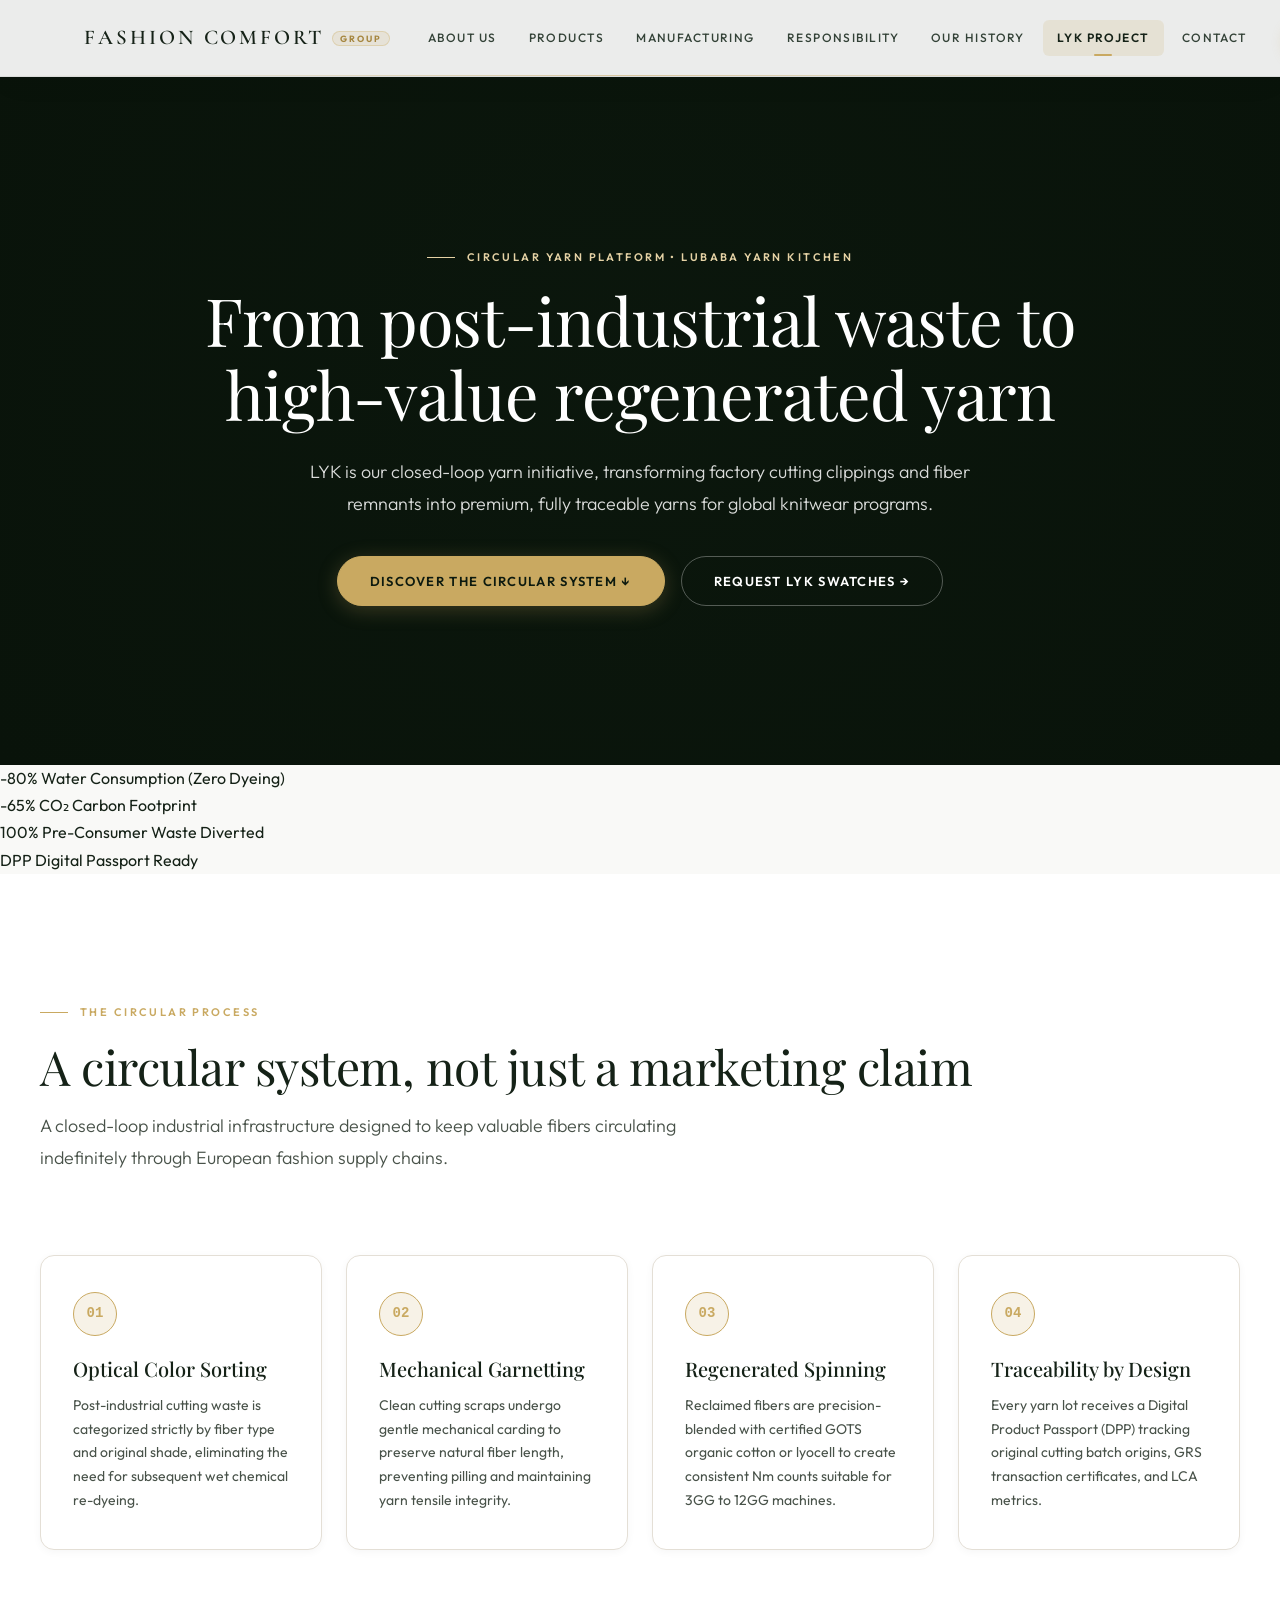
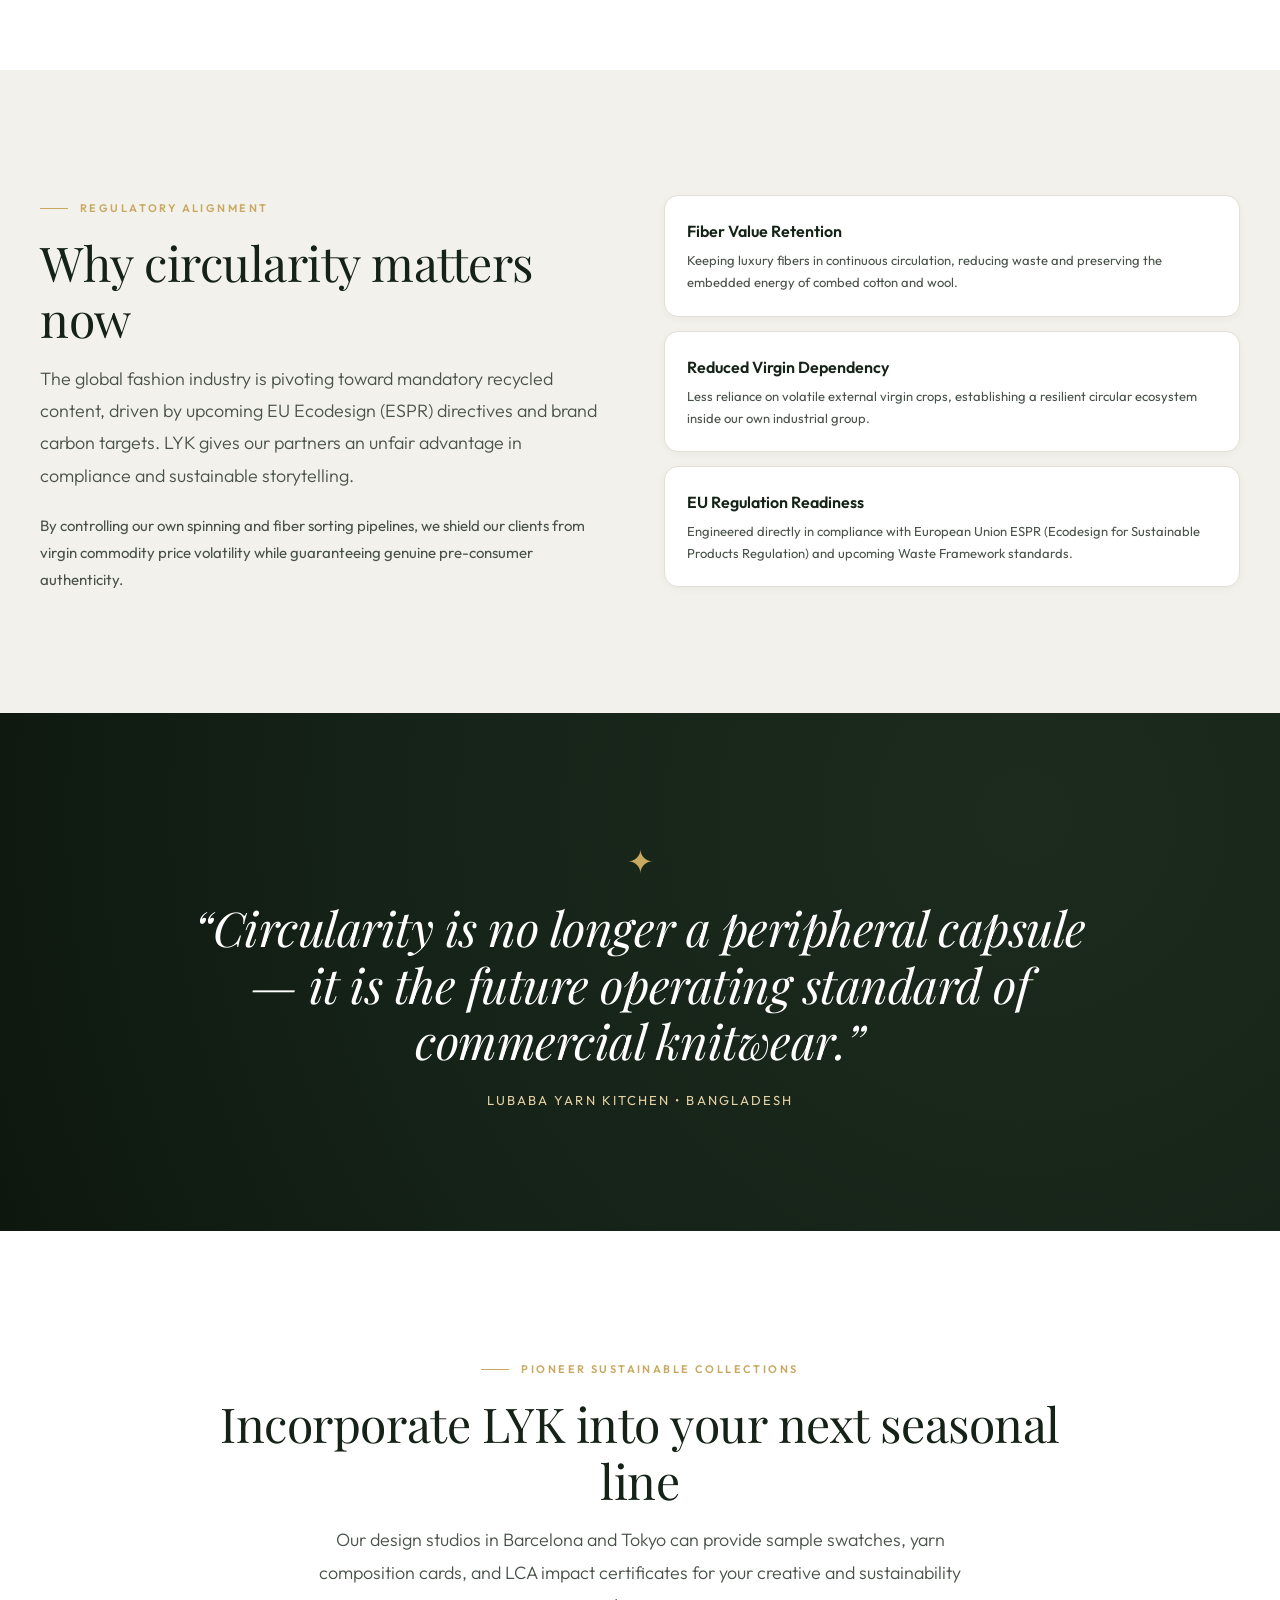
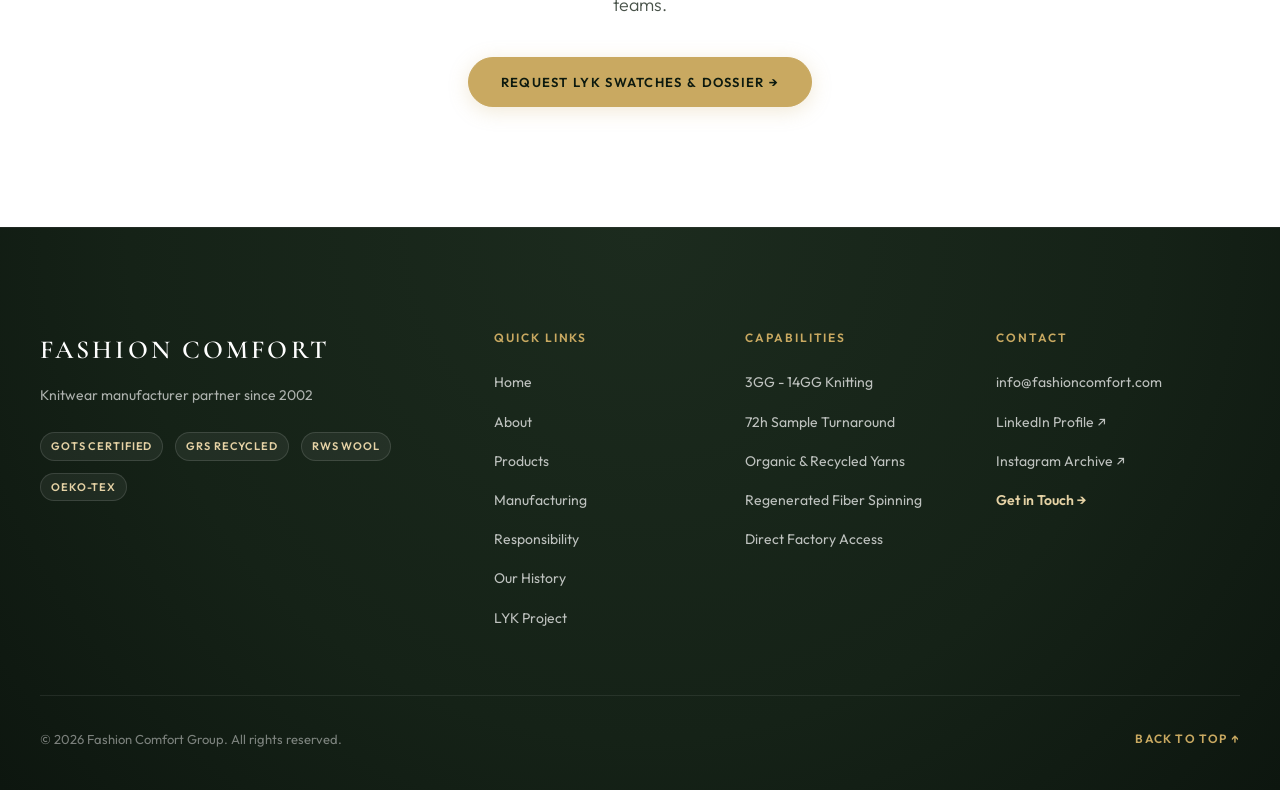
<file: LYK Project/index.html>
<!DOCTYPE html>
<html lang="en">
<head>
  <meta charset="utf-8">
  <meta name="viewport" content="width=device-width, initial-scale=1.0">
  <title>LYK Project | Circular Regenerated Yarn Platform | Fashion Comfort Group</title>
  <meta name="description" content="LYK (Lubaba Yarn Kitchen) — our circular yarn platform transforming post-industrial textile waste into premium, traceable regenerated yarns for global knitwear brands.">
  <link rel="preconnect" href="https://fonts.googleapis.com">
  <link rel="preconnect" href="https://fonts.gstatic.com" crossorigin="">
  <link rel="stylesheet" href="css/design-system.css">
  <style>
    .lyk-hero {
      position: relative;
      min-height: 85vh;
      display: flex;
      align-items: center;
      justify-content: center;
      padding: 160px var(--content-padding) 80px;
      overflow: hidden;
      background: #09130a;
      color: var(--white);
      text-align: center;
    }

    .lyk-hero-video {
      position: absolute;
      inset: 0;
      width: 100%;
      height: 100%;
      object-fit: cover;
      opacity: 0.45;
      z-index: 1;
    }

    .lyk-hero::after {
      content: '';
      position: absolute;
      inset: 0;
      background: radial-gradient(circle at center, rgba(13, 26, 15, 0.5) 0%, rgba(9, 19, 10, 0.9) 100%);
      z-index: 2;
    }

    .lyk-hero-content {
      position: relative;
      z-index: 10;
      max-width: 900px;
      margin: 0 auto;
    }

    .circle-step-badge {
      width: 44px;
      height: 44px;
      border-radius: 50%;
      background: rgba(201, 169, 97, 0.15);
      border: 1px solid var(--gold);
      color: var(--gold);
      display: flex;
      align-items: center;
      justify-content: center;
      font-family: var(--font-mono);
      font-size: 14px;
      font-weight: 700;
      margin-bottom: 16px;
    }
  </style>
</head>

<body data-base-path="">

  <!-- ============================================================ -->
  <!-- NAVIGATION -->
  <!-- ============================================================ -->
  <nav class="ds-nav static" id="navbar">
    <div class="ds-nav-inner">
      <a href="index.html" class="ds-nav-logo-wrap">
        <span class="ds-nav-logo">Fashion Comfort <span class="ds-logo-sub">GROUP</span></span>
      </a>
      <ul class="ds-nav-links">
        <li><a href="index.html#about" class="ds-nav-link" data-i18n="nav.about">About Us</a></li>
        <li><a href="products.html" class="ds-nav-link" data-i18n="nav.products">Products</a></li>
        <li><a href="manufacturing.html" class="ds-nav-link" data-i18n="nav.manufacturing">Manufacturing</a></li>
        <li><a href="responsibility.html" class="ds-nav-link" data-i18n="nav.responsibility">Responsibility</a></li>
        <li><a href="our-history.html" class="ds-nav-link" data-i18n="nav.history">Our History</a></li>
        <li><a href="lyk.html" class="ds-nav-link active" data-i18n="nav.lyk">LYK Project</a></li>
        <li><a href="index.html#contact" class="ds-nav-link" data-i18n="nav.contact">Contact</a></li>
      </ul>
      <div class="ds-nav-actions">
        <a href="index.html#contact" class="ds-nav-cta">Inquire <span>→</span></a>
        <div class="ds-nav-langs">
          <button class="ds-lang-btn active" onclick="i18n.switchLanguage('en')" data-lang="en">
            <span class="lang-flag"><svg viewBox="0 0 60 30"><clipPath id="sl_en"><circle cx="30" cy="15" r="15"></circle></clipPath><rect width="60" height="30" fill="#012169"></rect><path d="M0,0 L60,30 M60,0 L0,30" stroke="#fff" stroke-width="6"></path><path d="M0,0 L60,30 M60,0 L0,30" stroke="#C8102E" stroke-width="4" clip-path="url(#sl_en)"></path><path d="M30,0V30 M0,15H60" stroke="#fff" stroke-width="10"></path><path d="M30,0V30 M0,15H60" stroke="#C8102E" stroke-width="6"></path></svg></span>
            <span class="lang-code">EN</span>
          </button>
          <button class="ds-lang-btn" onclick="i18n.switchLanguage('es')" data-lang="es">
            <span class="lang-flag"><svg viewBox="0 0 6 4"><rect width="6" height="4" fill="#c60b1e"></rect><rect y="1" width="6" height="2" fill="#ffc400"></rect></svg></span>
            <span class="lang-code">ES</span>
          </button>
          <button class="ds-lang-btn" onclick="i18n.switchLanguage('ja')" data-lang="ja">
            <span class="lang-flag"><svg viewBox="0 0 60 40"><rect width="60" height="40" fill="#fff"></rect><circle cx="30" cy="20" r="12" fill="#bc002d"></circle></svg></span>
            <span class="lang-code">JA</span>
          </button>
        </div>
      </div>
    </div>
  </nav>

  <!-- ============================================================ -->
  <!-- HERO SECTION -->
  <!-- ============================================================ -->
  <header class="lyk-hero">
    <video class="lyk-hero-video" autoplay muted loop playsinline>
      <source src="media/LYK-hero-video.mp4" type="video/mp4">
    </video>
    <div class="lyk-hero-content">
      <div class="ds-eyebrow ds-eyebrow--white" data-i18n="lyk.hero_subtitle">CIRCULAR YARN PLATFORM &bull; LUBABA YARN KITCHEN</div>
      <h1 class="ds-h1" style="color:white;" data-i18n="lyk.hero_h1">From post-industrial waste to high-value regenerated yarn</h1>
      <p class="ds-lead" style="color:rgba(255,255,255,0.85);margin:0 auto 36px;" data-i18n="lyk.hero_intro">LYK is our closed-loop yarn initiative, transforming factory cutting clippings and fiber remnants into premium, fully traceable yarns for global knitwear programs.</p>
      <div class="hero-actions">
        <a href="#system" class="ds-btn ds-btn--gold ds-btn--pill">Discover the Circular System ↓</a>
        <a href="index.html#contact" class="ds-btn ds-btn--ghost-white ds-btn--pill">Request LYK Swatches →</a>
      </div>
    </div>
  </header>

  <!-- ============================================================ -->
  <!-- STATS RIBBON -->
  <!-- ============================================================ -->
  <div class="stats-strip">
    <div class="stats-strip-inner">
      <div>
        <span class="stat-number">-80%</span>
        <span class="stat-label">Water Consumption (Zero Dyeing)</span>
      </div>
      <div>
        <span class="stat-number">-65%</span>
        <span class="stat-label">CO₂ Carbon Footprint</span>
      </div>
      <div>
        <span class="stat-number">100%</span>
        <span class="stat-label">Pre-Consumer Waste Diverted</span>
      </div>
      <div>
        <span class="stat-number">DPP</span>
        <span class="stat-label">Digital Passport Ready</span>
      </div>
    </div>
  </div>

  <!-- ============================================================ -->
  <!-- THE CIRCULAR SYSTEM -->
  <!-- ============================================================ -->
  <section id="system" class="ds-section ds-section--white">
    <div class="ds-container">
      <div class="ds-section-header">
        <div class="ds-eyebrow" data-i18n="lyk.section_system">THE CIRCULAR PROCESS</div>
        <h2 class="ds-h2" data-i18n="lyk.diff_title">A circular system, not just a marketing claim</h2>
        <p class="ds-lead">A closed-loop industrial infrastructure designed to keep valuable fibers circulating indefinitely through European fashion supply chains.</p>
      </div>

      <div class="ds-grid-4">
        <div class="ds-card">
          <div class="circle-step-badge">01</div>
          <h4 class="ds-card-title" data-i18n="lyk.diff_1_title">Optical Color Sorting</h4>
          <p class="ds-card-text">Post-industrial cutting waste is categorized strictly by fiber type and original shade, eliminating the need for subsequent wet chemical re-dyeing.</p>
        </div>
        <div class="ds-card">
          <div class="circle-step-badge">02</div>
          <h4 class="ds-card-title">Mechanical Garnetting</h4>
          <p class="ds-card-text">Clean cutting scraps undergo gentle mechanical carding to preserve natural fiber length, preventing pilling and maintaining yarn tensile integrity.</p>
        </div>
        <div class="ds-card">
          <div class="circle-step-badge">03</div>
          <h4 class="ds-card-title" data-i18n="lyk.diff_3_title">Regenerated Spinning</h4>
          <p class="ds-card-text">Reclaimed fibers are precision-blended with certified GOTS organic cotton or lyocell to create consistent Nm counts suitable for 3GG to 12GG machines.</p>
        </div>
        <div class="ds-card">
          <div class="circle-step-badge">04</div>
          <h4 class="ds-card-title" data-i18n="lyk.diff_2_title">Traceability by Design</h4>
          <p class="ds-card-text">Every yarn lot receives a Digital Product Passport (DPP) tracking original cutting batch origins, GRS transaction certificates, and LCA metrics.</p>
        </div>
      </div>
    </div>
  </section>

  <!-- ============================================================ -->
  <!-- WHY THIS MATTERS (REGULATION & CONTEXT) -->
  <!-- ============================================================ -->
  <section class="ds-section ds-section--stone">
    <div class="ds-container">
      <div class="ds-grid-2">
        <div>
          <div class="ds-eyebrow" data-i18n="lyk.section_context">Regulatory Alignment</div>
          <h2 class="ds-h2" data-i18n="lyk.matters_title">Why circularity matters now</h2>
          <p class="ds-lead" style="margin-bottom:20px;" data-i18n="lyk.problem_text">The global fashion industry is pivoting toward mandatory recycled content, driven by upcoming EU Ecodesign (ESPR) directives and brand carbon targets. LYK gives our partners an unfair advantage in compliance and sustainable storytelling.</p>
          <p class="ds-body">By controlling our own spinning and fiber sorting pipelines, we shield our clients from virgin commodity price volatility while guaranteeing genuine pre-consumer authenticity.</p>
        </div>

        <div style="display:flex;flex-direction:column;gap:14px;">
          <div class="ds-card" style="padding:22px;">
            <h4 style="font-size:16px;font-weight:600;color:var(--primary);margin-bottom:4px;" data-i18n="lyk.matters_1_title">Fiber Value Retention</h4>
            <p style="font-size:13px;color:var(--text-secondary);" data-i18n="lyk.matters_1_text">Keeping luxury fibers in continuous circulation, reducing waste and preserving the embedded energy of combed cotton and wool.</p>
          </div>
          <div class="ds-card" style="padding:22px;">
            <h4 style="font-size:16px;font-weight:600;color:var(--primary);margin-bottom:4px;" data-i18n="lyk.matters_2_title">Reduced Virgin Dependency</h4>
            <p style="font-size:13px;color:var(--text-secondary);" data-i18n="lyk.matters_2_text">Less reliance on volatile external virgin crops, establishing a resilient circular ecosystem inside our own industrial group.</p>
          </div>
          <div class="ds-card" style="padding:22px;">
            <h4 style="font-size:16px;font-weight:600;color:var(--primary);margin-bottom:4px;" data-i18n="lyk.matters_3_title">EU Regulation Readiness</h4>
            <p style="font-size:13px;color:var(--text-secondary);" data-i18n="lyk.matters_3_text">Engineered directly in compliance with European Union ESPR (Ecodesign for Sustainable Products Regulation) and upcoming Waste Framework standards.</p>
          </div>
        </div>
      </div>
    </div>
  </section>

  <!-- ============================================================ -->
  <!-- HIGHLIGHT QUOTE -->
  <!-- ============================================================ -->
  <section class="ds-section ds-section--dark" style="text-align:center;">
    <div class="ds-container-narrow">
      <div style="font-family:var(--font-display);font-size:32px;color:var(--gold);margin-bottom:12px;">✦</div>
      <h2 class="ds-h2" style="color:white;font-style:italic;">&#8220;Circularity is no longer a peripheral capsule — it is the future operating standard of commercial knitwear.&#8221;</h2>
      <p style="font-size:13px;letter-spacing:0.16em;text-transform:uppercase;color:var(--gold-light);margin-top:20px;">LUBABA YARN KITCHEN &bull; BANGLADESH</p>
    </div>
  </section>

  <!-- ============================================================ -->
  <!-- WORK WITH US CTA -->
  <!-- ============================================================ -->
  <section class="ds-section ds-section--white" style="text-align:center;">
    <div class="ds-container-narrow">
      <div class="ds-eyebrow">PIONEER SUSTAINABLE COLLECTIONS</div>
      <h2 class="ds-h2">Incorporate LYK into your next seasonal line</h2>
      <p class="ds-lead" style="margin:0 auto 36px;">Our design studios in Barcelona and Tokyo can provide sample swatches, yarn composition cards, and LCA impact certificates for your creative and sustainability teams.</p>
      <a href="index.html#contact" class="ds-btn ds-btn--gold ds-btn--pill">Request LYK Swatches &amp; Dossier →</a>
    </div>
  </section>

  <!-- ============================================================ -->
  <!-- FOOTER -->
  <!-- ============================================================ -->
  <footer class="ds-footer">
    <div class="ds-footer-inner">
      <div class="ds-footer-brand">
        <p class="ds-footer-logo">Fashion Comfort</p>
        <p class="ds-footer-tagline" data-i18n="footer.tagline">European &amp; international knitwear manufacturing partner established since 2002. Combining creative development with in-house industrial production.</p>
        <div class="ds-footer-badges">
          <span class="ds-footer-badge">GOTS Certified</span>
          <span class="ds-footer-badge">GRS Recycled</span>
          <span class="ds-footer-badge">RWS Wool</span>
          <span class="ds-footer-badge">OEKO-TEX</span>
        </div>
      </div>

      <div>
        <h4 class="ds-footer-heading" data-i18n="common.footer_quick_links">Quick Navigation</h4>
        <ul class="ds-footer-links">
          <li><a href="index.html" data-i18n="common.footer_home">Home</a></li>
          <li><a href="index.html#about" data-i18n="common.footer_about">About Us</a></li>
          <li><a href="products.html" data-i18n="nav.products">Selected Products</a></li>
          <li><a href="manufacturing.html" data-i18n="nav.manufacturing">Manufacturing Facility</a></li>
          <li><a href="responsibility.html" data-i18n="nav.responsibility">Responsibility &amp; ESG</a></li>
          <li><a href="our-history.html" data-i18n="nav.history">Our History</a></li>
          <li><a href="lyk.html" data-i18n="nav.lyk">LYK Circular Project</a></li>
        </ul>
      </div>

      <div>
        <h4 class="ds-footer-heading">Capabilities</h4>
        <ul class="ds-footer-links">
          <li><a href="manufacturing.html">3GG - 14GG Knitting</a></li>
          <li><a href="manufacturing.html">72h Sample Turnaround</a></li>
          <li><a href="responsibility.html">Organic &amp; Recycled Yarns</a></li>
          <li><a href="lyk.html">Regenerated Fiber Spinning</a></li>
          <li><a href="index.html#contact">Direct Factory Access</a></li>
        </ul>
      </div>

      <div>
        <h4 class="ds-footer-heading" data-i18n="common.footer_contact_title">Contact &amp; Connect</h4>
        <ul class="ds-footer-links">
          <li><a href="mailto:info@fashioncomfort.com">info@fashioncomfort.com</a></li>
          <li><a href="https://linkedin.com/company/fashion-comfort-group" target="_blank" rel="noopener">LinkedIn Profile ↗</a></li>
          <li><a href="https://instagram.com/fashioncomfortgroup" target="_blank" rel="noopener">Instagram Archive ↗</a></li>
          <li><a href="index.html#contact" style="color:var(--gold-light);font-weight:600;">Get in Touch →</a></li>
        </ul>
      </div>
    </div>

    <div class="ds-footer-bottom">
      <p data-i18n="footer.copyright">© 2026 Fashion Comfort Group. All rights reserved.</p>
      <a href="#navbar" class="ds-back-to-top">Back to top ↑</a>
    </div>
  </footer>

  <!-- Scripts -->
  <script src="js/main.js"></script>
  <script src="js/mobile-menu.js"></script>
</body>
</html>
</file>
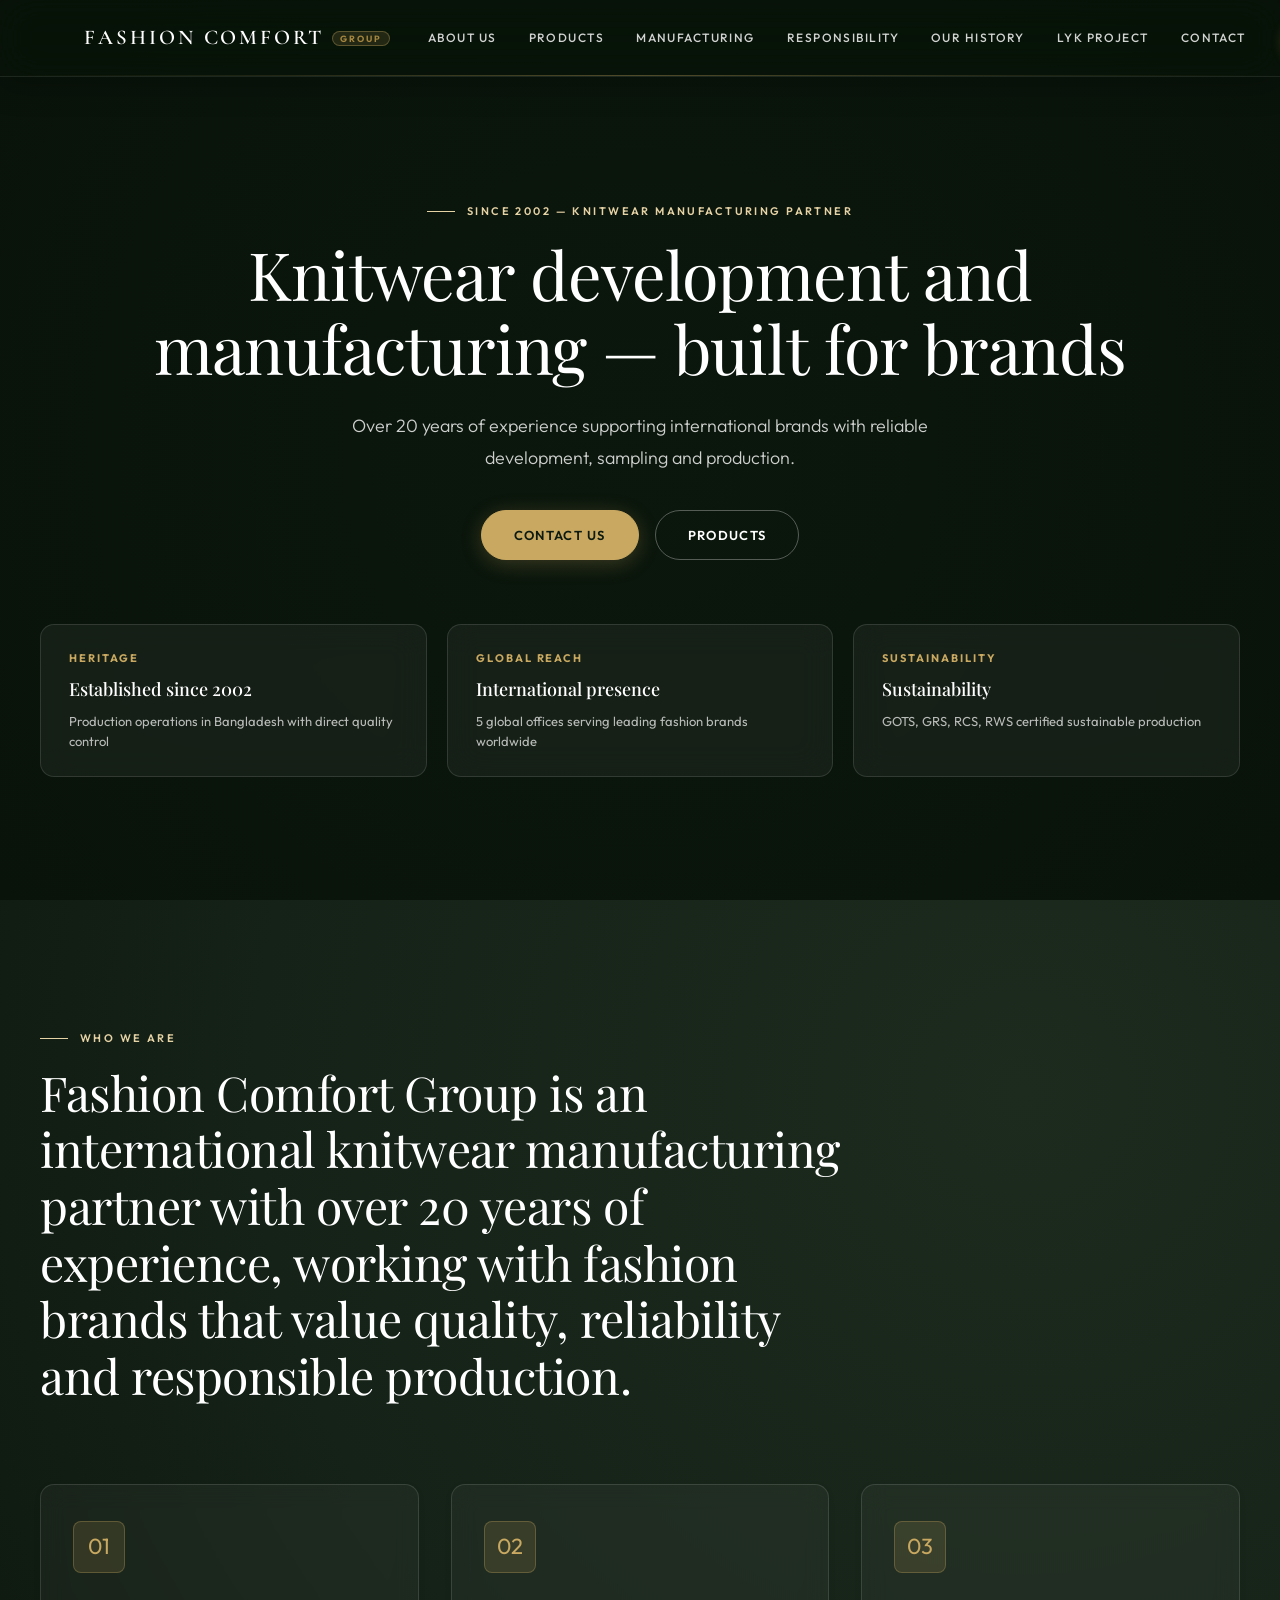
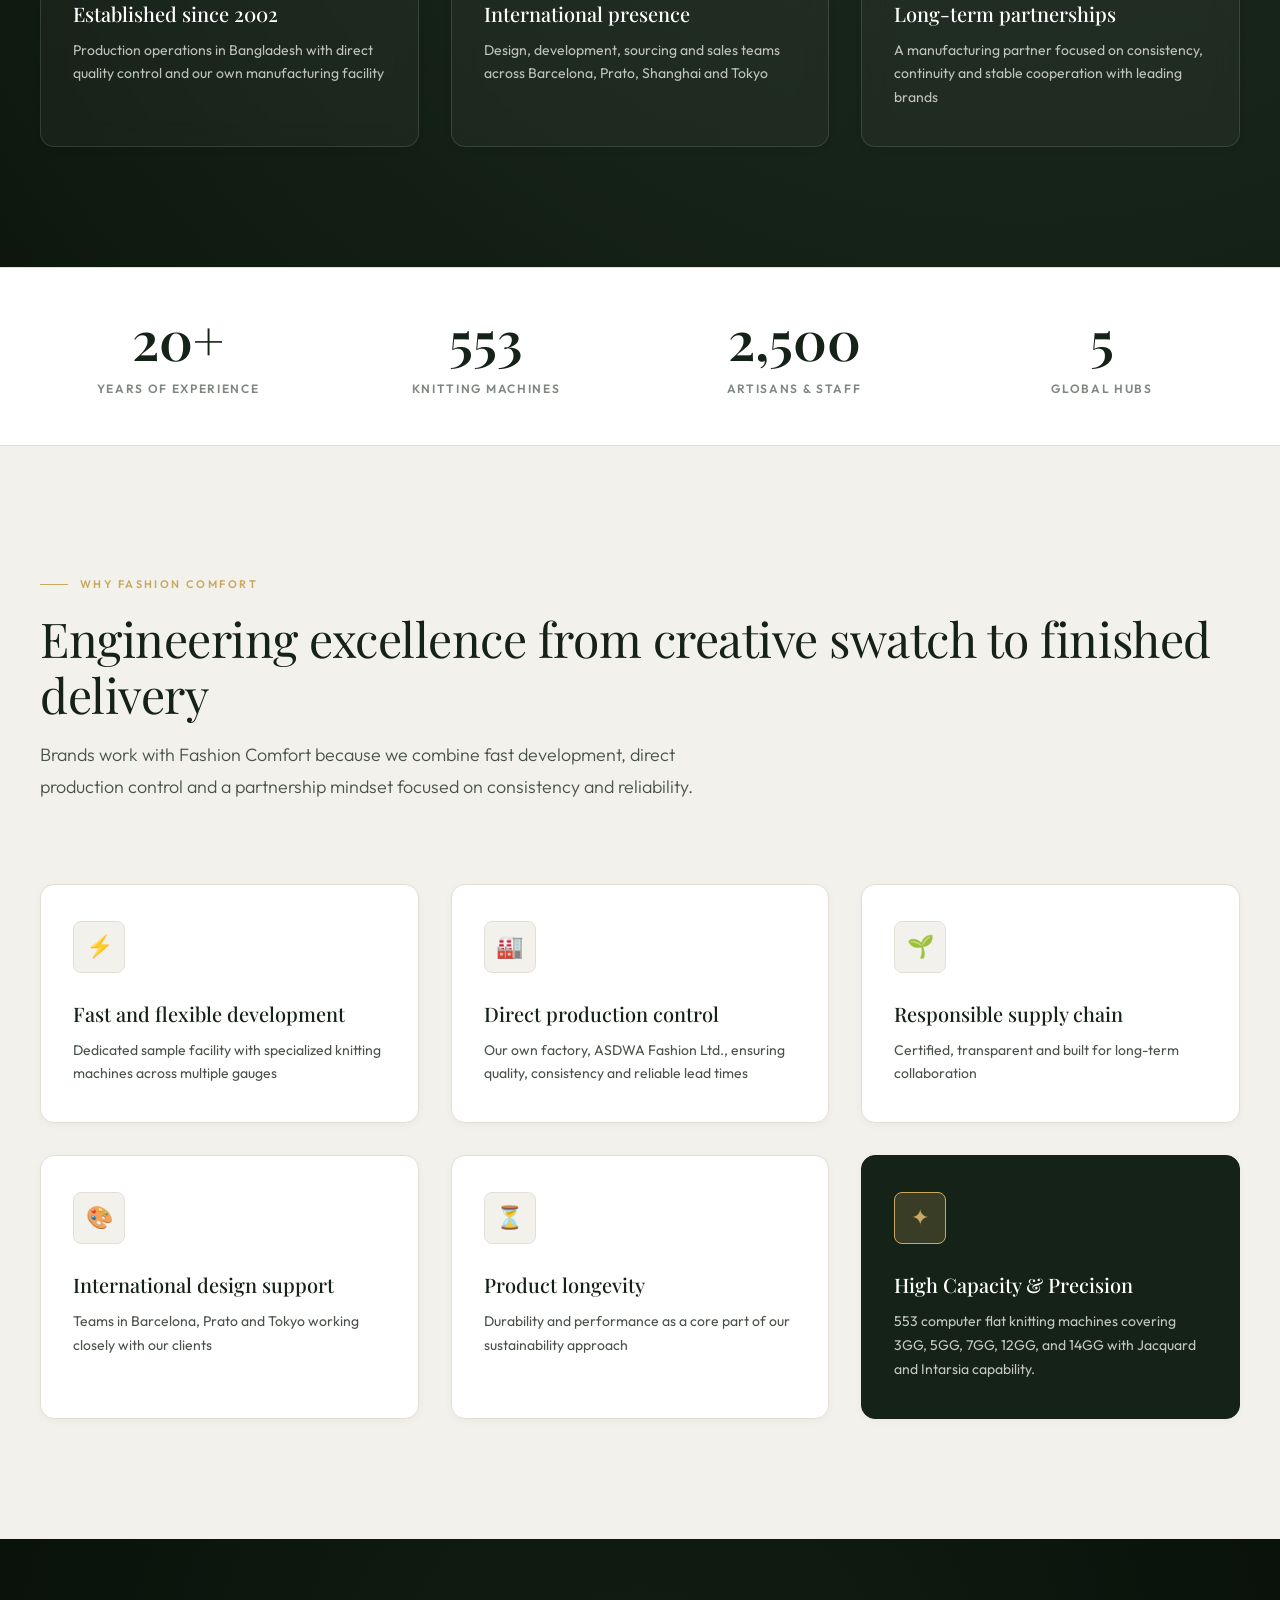
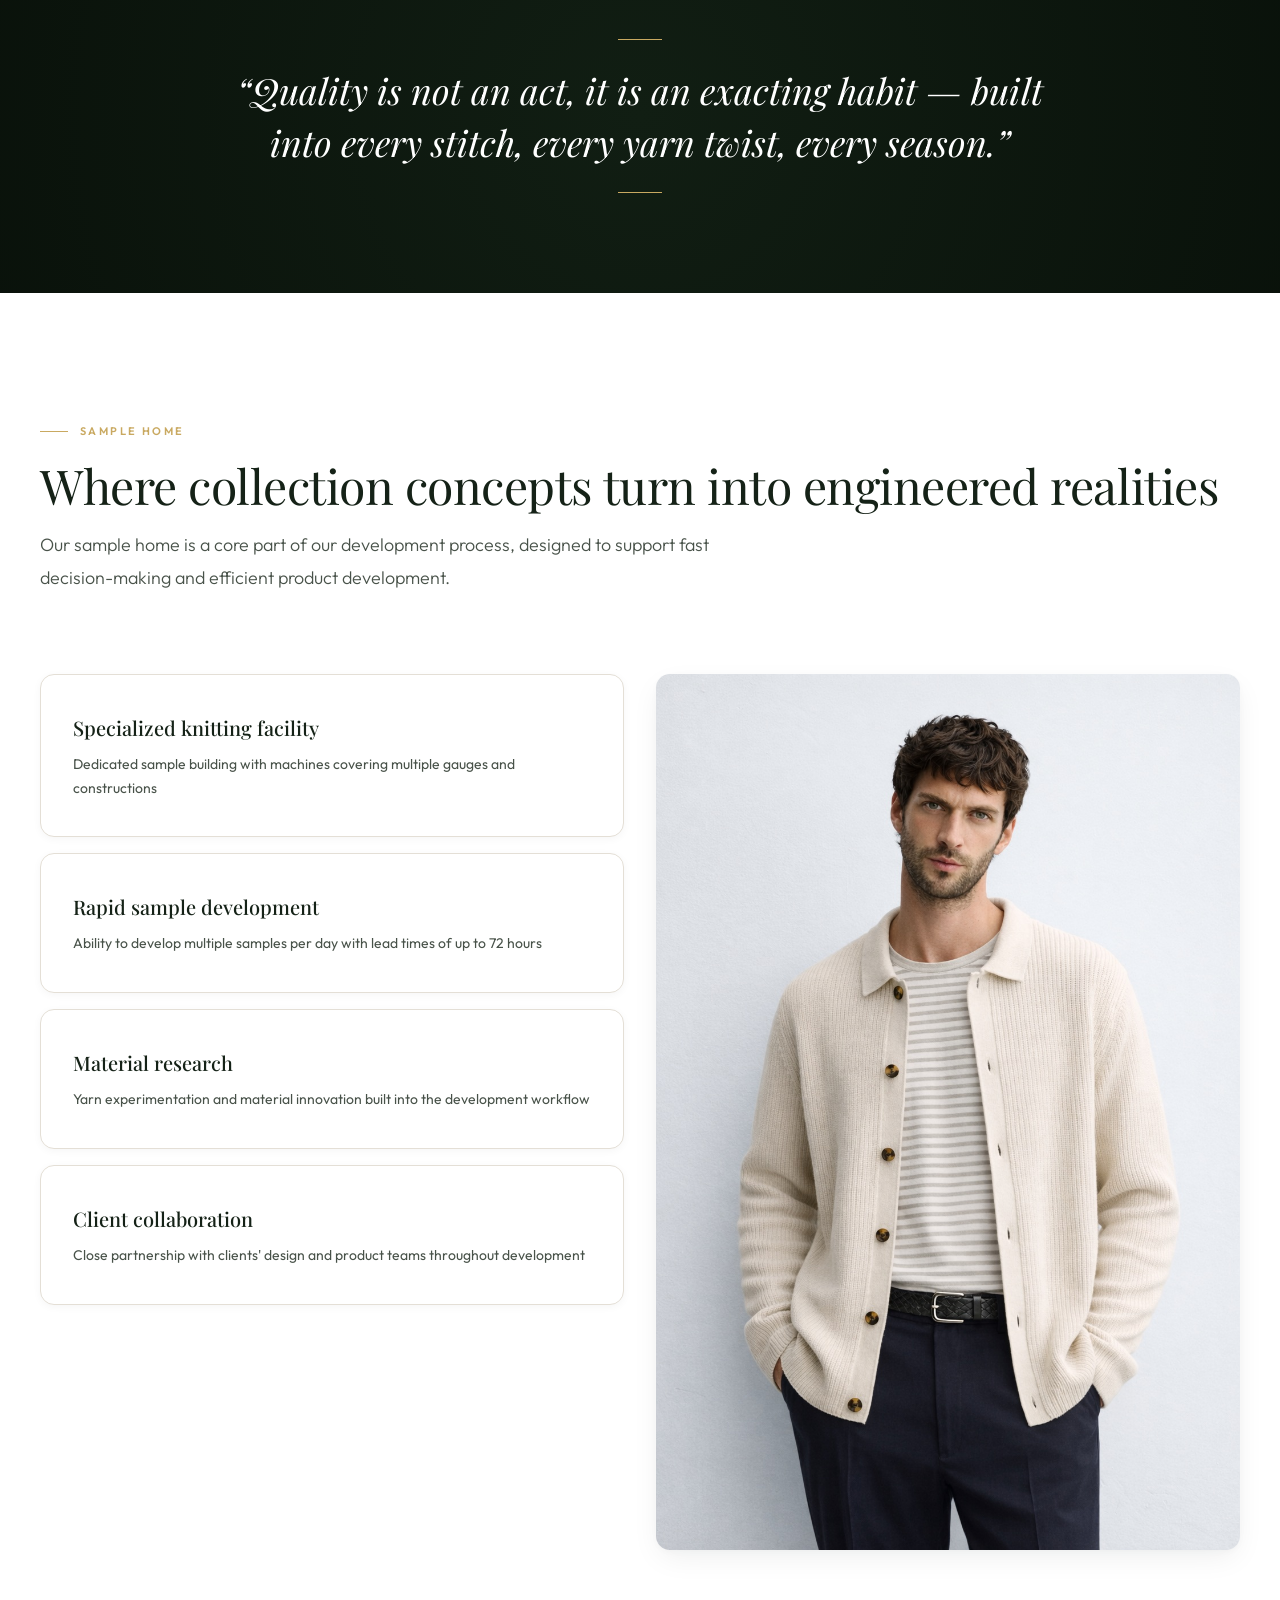
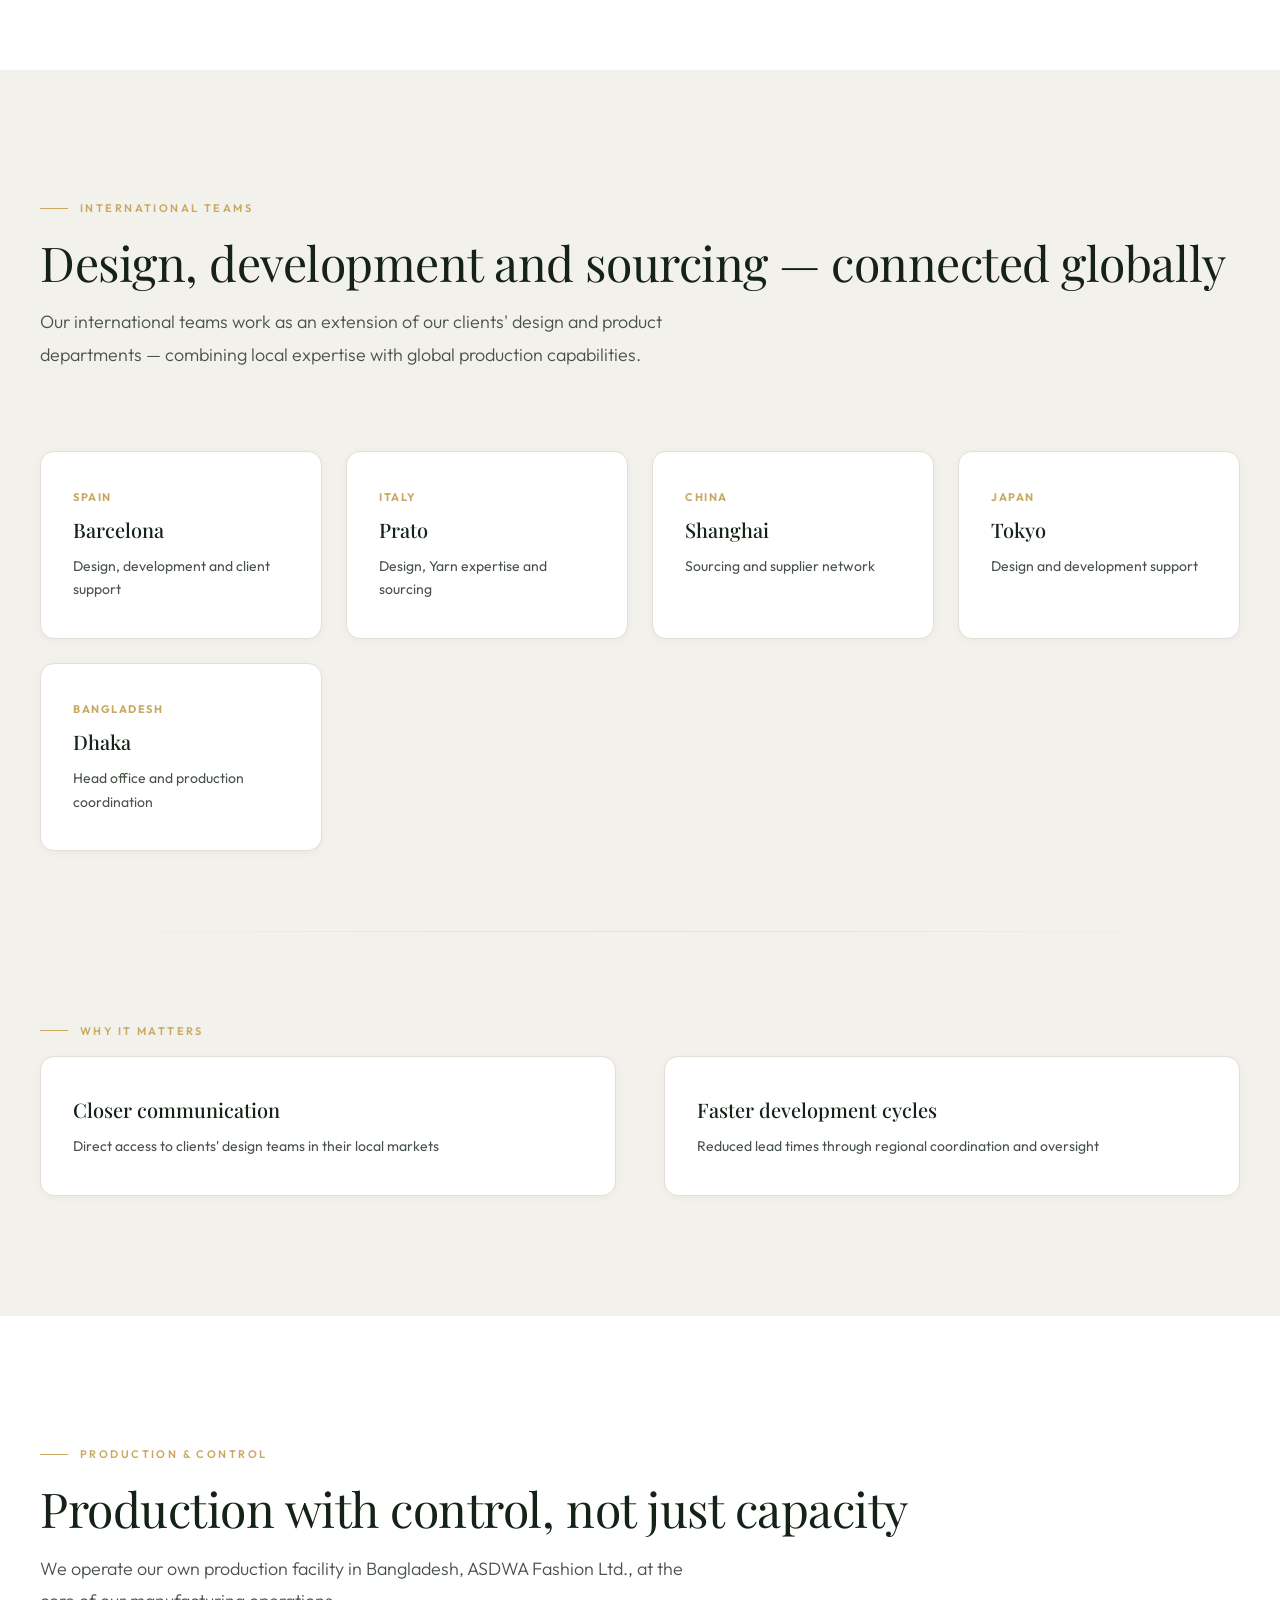
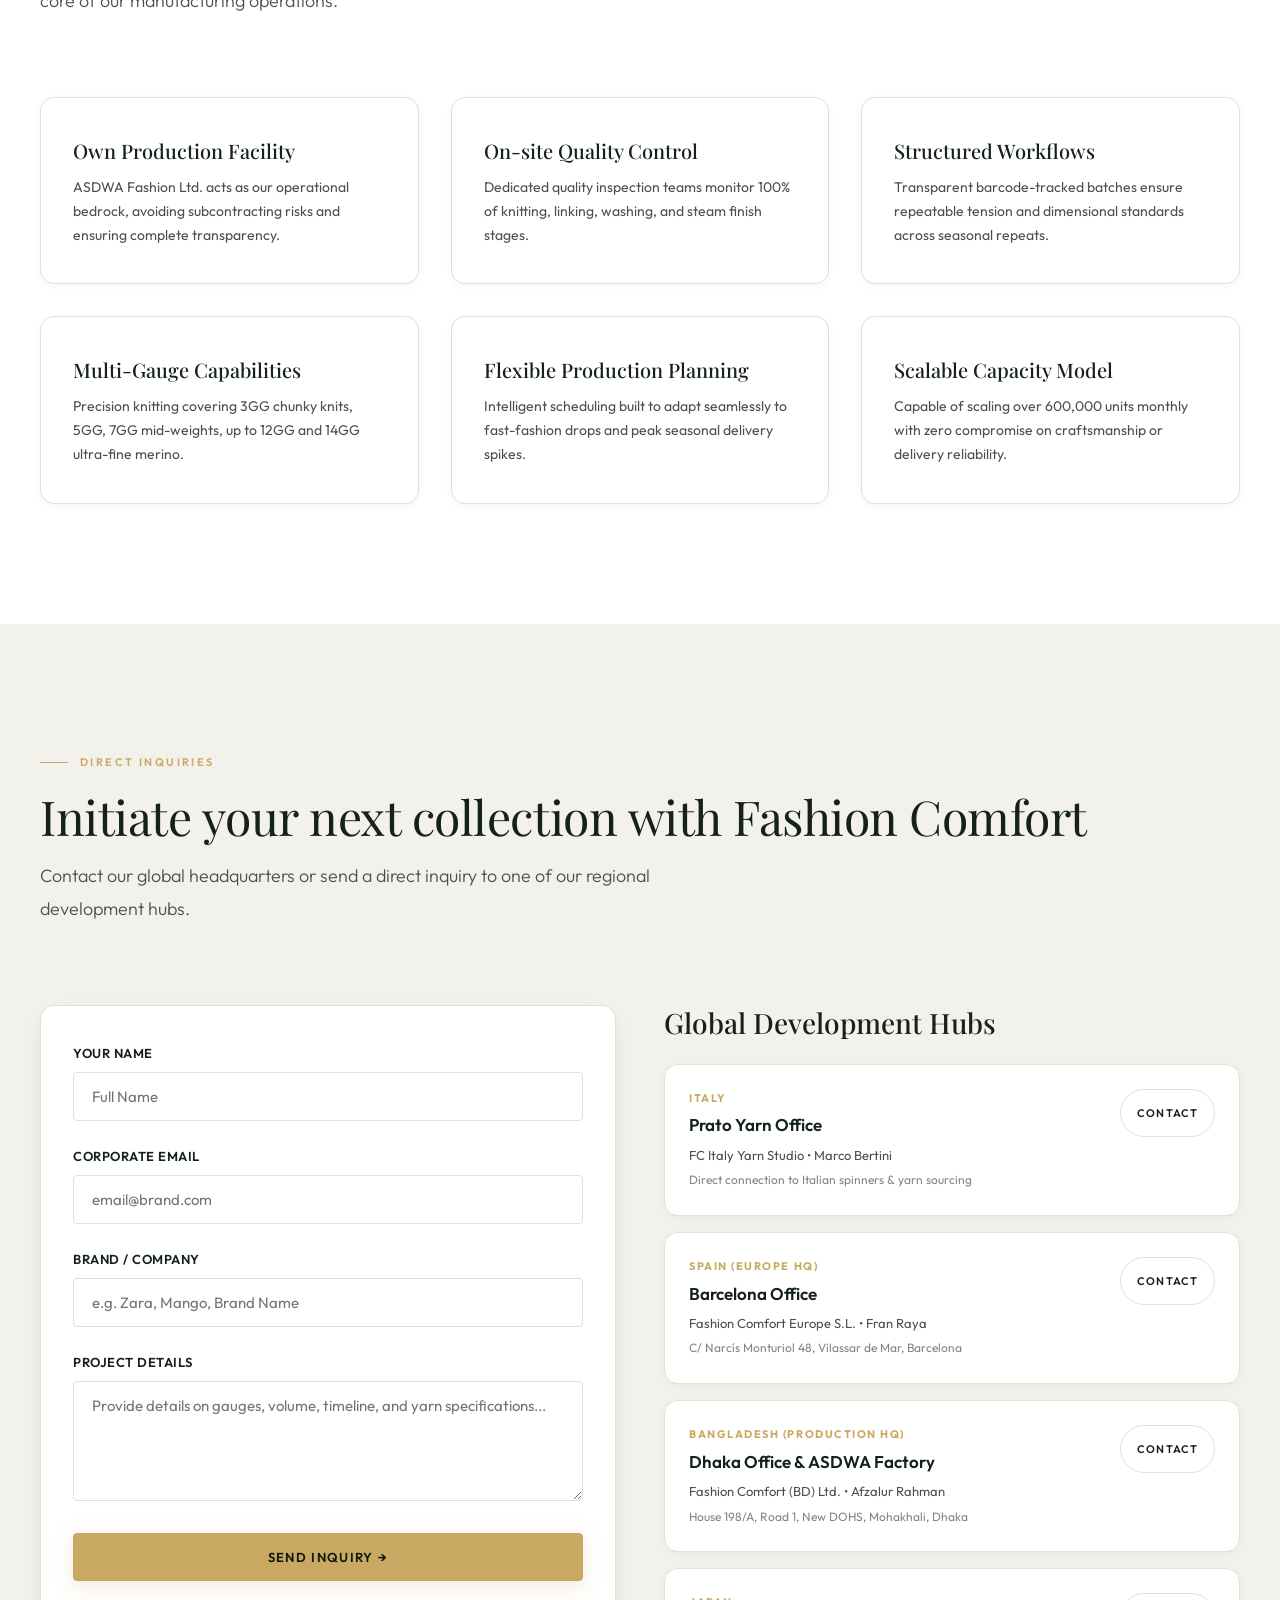
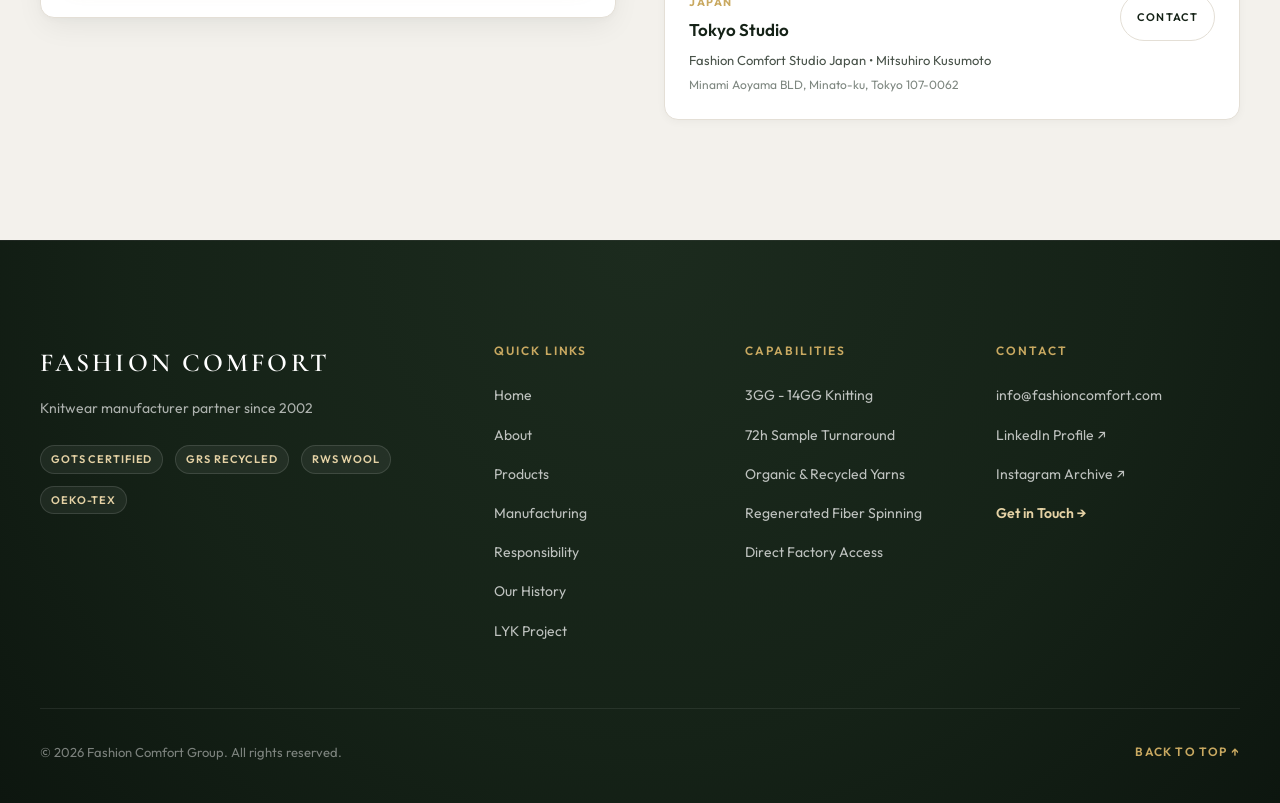
<file: Main/index.html>
<!DOCTYPE html>
<html lang="en">
<head>
  <meta charset="utf-8">
  <meta name="viewport" content="width=device-width, initial-scale=1.0">
  <title>Fashion Comfort Group | Knitwear Manufacturing Partner Since 2002</title>
  <meta name="description" content="International knitwear manufacturing partner with 20+ years experience. Offices in Barcelona, Prato, Tokyo, Shanghai and Dhaka. Trusted by Zara, Mango, Pull&Bear and leading fashion brands.">
  <meta property="og:type" content="website">
  <meta property="og:title" content="Fashion Comfort Group | Knitwear Manufacturing">
  <meta property="og:description" content="International knitwear manufacturing partner with 20+ years experience.">
  <link rel="preconnect" href="https://fonts.googleapis.com">
  <link rel="preconnect" href="https://fonts.gstatic.com" crossorigin="">
  <link rel="stylesheet" href="css/design-system.css">
  <style>
    /* Hero section styling */
    #hero {
      position: relative;
      min-height: 100vh;
      display: flex;
      flex-direction: column;
      justify-content: center;
      align-items: center;
      padding: 160px var(--content-padding) 90px;
      overflow: hidden;
      background: #09130a;
      color: var(--white);
    }

    .hero-video-container {
      position: absolute;
      inset: 0;
      z-index: 1;
      overflow: hidden;
    }

    .hero-video {
      width: 100%;
      height: 100%;
      object-fit: cover;
      opacity: 0.42;
      transition: opacity 1.5s ease;
    }

    .hero-video-container::after {
      content: '';
      position: absolute;
      inset: 0;
      background: radial-gradient(circle at center, rgba(13, 26, 15, 0.45) 0%, rgba(9, 19, 10, 0.88) 100%);
      z-index: 2;
    }

    .hero-content {
      position: relative;
      z-index: 10;
      text-align: center;
      max-width: 980px;
      margin: 0 auto;
    }

    .hero-cards {
      position: relative;
      z-index: 10;
      width: 100%;
      max-width: var(--max-width);
      margin-top: 64px;
    }

    .hero-cards-grid {
      display: grid;
      grid-template-columns: repeat(3, 1fr);
      gap: 20px;
    }

    .hero-card {
      background: rgba(255, 255, 255, 0.05);
      backdrop-filter: blur(16px);
      -webkit-backdrop-filter: blur(16px);
      border: 1px solid rgba(255, 255, 255, 0.12);
      border-radius: var(--radius-md);
      padding: 24px 28px;
      text-align: left;
      transition: all var(--transition-base);
    }

    .hero-card:hover {
      background: rgba(255, 255, 255, 0.09);
      border-color: var(--gold);
      transform: translateY(-4px);
    }

    .hero-card h3 {
      font-family: var(--font-display);
      font-size: 18px;
      font-weight: 500;
      color: var(--white);
      margin-bottom: 6px;
    }

    .hero-card p {
      font-size: 13px;
      color: rgba(255, 255, 255, 0.7);
      line-height: 1.6;
    }

    /* Stats strip */
    .stats-strip {
      background: var(--white);
      border-top: 1px solid var(--border);
      border-bottom: 1px solid var(--border);
      padding: 44px var(--content-padding);
    }

    .stats-strip-inner {
      max-width: var(--max-width);
      margin: 0 auto;
      display: grid;
      grid-template-columns: repeat(4, 1fr);
      gap: 32px;
      text-align: center;
    }

    .stat-number {
      font-family: var(--font-display);
      font-size: clamp(38px, 4.2vw, 56px);
      font-weight: 600;
      color: var(--primary);
      line-height: 1;
      margin-bottom: 8px;
      display: block;
    }

    .stat-label {
      font-size: 12px;
      font-weight: 600;
      letter-spacing: 0.14em;
      text-transform: uppercase;
      color: var(--text-muted);
    }

    /* Quote break */
    .quote-break {
      position: relative;
      padding: 100px var(--content-padding);
      background: #111e13;
      overflow: hidden;
      text-align: center;
      color: var(--white);
    }

    .quote-break video {
      position: absolute;
      inset: 0;
      width: 100%;
      height: 100%;
      object-fit: cover;
      opacity: 0.28;
    }

    .quote-break::after {
      content: '';
      position: absolute;
      inset: 0;
      background: radial-gradient(circle, rgba(17, 30, 19, 0.75) 0%, rgba(9, 17, 10, 0.92) 100%);
    }

    .quote-break-inner {
      position: relative;
      z-index: 2;
      max-width: 860px;
      margin: 0 auto;
    }

    .quote-text {
      font-family: var(--font-display);
      font-size: clamp(22px, 3.2vw, 36px);
      font-weight: 400;
      font-style: italic;
      line-height: 1.45;
      color: var(--white);
      margin: 24px 0;
    }

    /* Sample layout */
    .sample-split {
      display: grid;
      grid-template-columns: 1fr 1fr;
      gap: 32px;
      align-items: stretch;
    }

    .sample-img-container {
      border-radius: var(--radius-md);
      overflow: hidden;
      min-height: 100%;
      box-shadow: var(--shadow-md);
    }

    .sample-img-container img {
      width: 100%;
      height: 100%;
      object-fit: cover;
    }

    /* Tablet (768px to 1023px): Two-column grids where appropriate */
    @media (min-width: 481px) and (max-width: 1023px) {
      .hero-cards-grid {
        grid-template-columns: repeat(2, 1fr);
        gap: 20px;
      }

      .hero-cards-grid .hero-card:last-child {
        grid-column: span 2;
      }

      .stats-strip-inner {
        grid-template-columns: repeat(2, 1fr);
        gap: 24px;
      }

      .sample-split {
        grid-template-columns: repeat(2, 1fr);
        gap: 24px;
      }
    }

    /* Mobile (< 480px): Single-column stack & touch-friendly buttons */
    @media (max-width: 480px) {
      #hero {
        padding: 120px 20px 60px;
      }

      .hero-cards {
        margin-top: 40px;
      }

      .hero-cards-grid {
        grid-template-columns: 1fr;
        gap: 16px;
      }

      .hero-cards-grid .hero-card:last-child {
        grid-column: auto;
      }

      .stats-strip {
        padding: 32px 20px;
      }

      .stats-strip-inner {
        grid-template-columns: 1fr;
        gap: 24px;
      }

      .sample-split {
        grid-template-columns: 1fr;
        gap: 20px;
      }

      .sample-img-container {
        aspect-ratio: 4/3;
      }

      .hero-actions {
        display: flex;
        flex-direction: column;
        width: 100%;
        gap: 12px;
      }

      .hero-actions .ds-btn {
        width: 100%;
        min-height: 48px;
        padding: 14px 20px;
        text-align: center;
        justify-content: center;
      }
    }
  </style>
</head>

<body data-base-path="">

  <!-- ============================================================ -->
  <!-- NAVIGATION -->
  <!-- ============================================================ -->
  <nav class="ds-nav" id="navbar">
    <div class="ds-nav-inner">
      <a href="index.html" class="ds-nav-logo-wrap">
        <span class="ds-nav-logo">Fashion Comfort <span class="ds-logo-sub">GROUP</span></span>
      </a>
      <ul class="ds-nav-links">
        <li><a href="#about" class="ds-nav-link" data-i18n="nav.about">About Us</a></li>
        <li><a href="products.html" class="ds-nav-link" data-i18n="nav.products">Products</a></li>
        <li><a href="manufacturing.html" class="ds-nav-link" data-i18n="nav.manufacturing">Manufacturing</a></li>
        <li><a href="responsibility.html" class="ds-nav-link" data-i18n="nav.responsibility">Responsibility</a></li>
        <li><a href="our-history.html" class="ds-nav-link" data-i18n="nav.history">Our History</a></li>
        <li><a href="lyk.html" class="ds-nav-link" data-i18n="nav.lyk">LYK Project</a></li>
        <li><a href="#contact" class="ds-nav-link" data-i18n="nav.contact">Contact</a></li>
      </ul>
      <div class="ds-nav-actions">
        <a href="#contact" class="ds-nav-cta">Inquire <span>→</span></a>
        <div class="ds-nav-langs">
          <button class="ds-lang-btn active" onclick="i18n.switchLanguage('en')" data-lang="en">
            <span class="lang-flag">
              <svg viewBox="0 0 60 30"><clipPath id="s_en"><circle cx="30" cy="15" r="15"></circle></clipPath><rect width="60" height="30" fill="#012169"></rect><path d="M0,0 L60,30 M60,0 L0,30" stroke="#fff" stroke-width="6"></path><path d="M0,0 L60,30 M60,0 L0,30" stroke="#C8102E" stroke-width="4" clip-path="url(#s_en)"></path><path d="M30,0V30 M0,15H60" stroke="#fff" stroke-width="10"></path><path d="M30,0V30 M0,15H60" stroke="#C8102E" stroke-width="6"></path></svg>
            </span>
            <span class="lang-code">EN</span>
          </button>
          <button class="ds-lang-btn" onclick="i18n.switchLanguage('es')" data-lang="es">
            <span class="lang-flag">
              <svg viewBox="0 0 6 4"><rect width="6" height="4" fill="#c60b1e"></rect><rect y="1" width="6" height="2" fill="#ffc400"></rect></svg>
            </span>
            <span class="lang-code">ES</span>
          </button>
          <button class="ds-lang-btn" onclick="i18n.switchLanguage('ja')" data-lang="ja">
            <span class="lang-flag">
              <svg viewBox="0 0 60 40"><rect width="60" height="40" fill="#fff"></rect><circle cx="30" cy="20" r="12" fill="#bc002d"></circle></svg>
            </span>
            <span class="lang-code">JA</span>
          </button>
        </div>
      </div>
    </div>
  </nav>

  <!-- ============================================================ -->
  <!-- HERO SECTION -->
  <!-- ============================================================ -->
  <section id="hero">
    <div class="hero-video-container">
      <video class="hero-video" id="hero-video" autoplay muted loop playsinline>
        <source src="media/0_Ai_generated_Knitted.mp4" type="video/mp4">
        <source src="media/hero-knitting-web.mp4" type="video/mp4">
      </video>
    </div>

    <div class="hero-content">
      <div class="ds-eyebrow ds-eyebrow--white">Since 2002 &mdash; Knitwear Manufacturing Partner</div>
      <h1 class="ds-h1" style="color: white;" data-i18n="hero.title">Knitwear development &amp;<br><em>manufacturing</em> — built for brands</h1>
      <p class="ds-lead" style="color: rgba(255,255,255,0.8); margin: 0 auto 36px;" data-i18n="hero.subtitle">Over 20 years of experience supporting international fashion brands with reliable development, rapid sampling and controlled production.</p>
      <div class="hero-actions">
        <a href="#contact" class="ds-btn ds-btn--gold ds-btn--pill" data-i18n="common.cta_btn">Work With Us</a>
        <a href="products.html" class="ds-btn ds-btn--ghost-white ds-btn--pill" data-i18n="nav.products">View Selected Products →</a>
      </div>
    </div>

    <div class="hero-cards">
      <div class="hero-cards-grid">
        <div class="hero-card">
          <div style="font-size:11px;font-weight:700;letter-spacing:0.18em;color:var(--gold);text-transform:uppercase;margin-bottom:6px;">HERITAGE</div>
          <h3 data-i18n="about.story_bullet_1">Established Since 2002</h3>
          <p data-i18n="hero.hero_card_1_text">Production operations in Bangladesh with direct European-standard quality control</p>
        </div>
        <div class="hero-card">
          <div style="font-size:11px;font-weight:700;letter-spacing:0.18em;color:var(--gold);text-transform:uppercase;margin-bottom:6px;">GLOBAL REACH</div>
          <h3 data-i18n="about.story_bullet_2">International Presence</h3>
          <p data-i18n="hero.hero_card_2_text">Offices in Barcelona, Prato, Tokyo, Shanghai and Dhaka serving leading global brands</p>
        </div>
        <div class="hero-card">
          <div style="font-size:11px;font-weight:700;letter-spacing:0.18em;color:var(--gold);text-transform:uppercase;margin-bottom:6px;">SUSTAINABILITY</div>
          <h3 data-i18n="hero.hero_card_3_title">Responsible Production</h3>
          <p data-i18n="hero.hero_card_3_text">GOTS, GRS, RCS, and RWS certified sustainable knitwear manufacturing</p>
        </div>
      </div>
    </div>
  </section>

  <!-- ============================================================ -->
  <!-- WHO WE ARE -->
  <!-- ============================================================ -->
  <section id="about" class="ds-section ds-section--dark">
    <div class="ds-container">
      <div class="ds-section-header">
        <div class="ds-eyebrow ds-eyebrow--white" data-i18n="about.tag">Who We Are</div>
        <h2 class="ds-h2" style="max-width: 820px;" data-i18n="about.story_text_1">Fashion Comfort Group is an international knitwear manufacturing partner with over 20 years of experience, working with fashion brands that value quality, reliability and responsible production.</h2>
      </div>

      <div class="ds-grid-3">
        <div class="ds-card ds-card--dark">
          <div class="ds-card-icon" style="background:rgba(201,169,97,0.15);color:var(--gold);border-color:rgba(201,169,97,0.3);">01</div>
          <h3 class="ds-card-title" data-i18n="about.story_bullet_1">Established Since 2002</h3>
          <p class="ds-card-text" data-i18n="about.story_bullet_1_text">Production operations in Bangladesh with direct quality control and our own manufacturing facility, ASDWA Fashion Ltd.</p>
        </div>
        <div class="ds-card ds-card--dark">
          <div class="ds-card-icon" style="background:rgba(201,169,97,0.15);color:var(--gold);border-color:rgba(201,169,97,0.3);">02</div>
          <h3 class="ds-card-title" data-i18n="about.story_bullet_2">International Presence</h3>
          <p class="ds-card-text" data-i18n="about.story_bullet_2_text">Design, development, sourcing and sales teams across Barcelona, Prato, Shanghai and Tokyo acting as client extensions.</p>
        </div>
        <div class="ds-card ds-card--dark">
          <div class="ds-card-icon" style="background:rgba(201,169,97,0.15);color:var(--gold);border-color:rgba(201,169,97,0.3);">03</div>
          <h3 class="ds-card-title" data-i18n="about.story_bullet_3">Long-term Partnerships</h3>
          <p class="ds-card-text" data-i18n="about.story_bullet_3_text">A manufacturing partner focused on consistency, continuity and stable cooperation with the world's leading retail brands.</p>
        </div>
      </div>
    </div>
  </section>

  <!-- ============================================================ -->
  <!-- STATS STRIP -->
  <!-- ============================================================ -->
  <div class="stats-strip">
    <div class="stats-strip-inner">
      <div>
        <span class="stat-number">20+</span>
        <span class="stat-label">Years of Experience</span>
      </div>
      <div>
        <span class="stat-number">553</span>
        <span class="stat-label">Knitting Machines</span>
      </div>
      <div>
        <span class="stat-number">2,500</span>
        <span class="stat-label">Artisans &amp; Staff</span>
      </div>
      <div>
        <span class="stat-number">5</span>
        <span class="stat-label">Global Hubs</span>
      </div>
    </div>
  </div>

  <!-- ============================================================ -->
  <!-- WHY FASHION COMFORT -->
  <!-- ============================================================ -->
  <section id="why" class="ds-section ds-section--stone">
    <div class="ds-container">
      <div class="ds-section-header">
        <div class="ds-eyebrow" data-i18n="about.why_title">Why Fashion Comfort</div>
        <h2 class="ds-h2">Engineering excellence from creative swatch to finished delivery</h2>
        <p class="ds-lead" data-i18n="about.why_intro">Brands work with Fashion Comfort because we combine fast development, direct production control and a partnership mindset focused on consistency and reliability.</p>
      </div>

      <div class="ds-grid-3">
        <div class="ds-card">
          <div class="ds-card-icon">⚡</div>
          <h4 class="ds-card-title" data-i18n="about.why_1">Fast &amp; Flexible Development</h4>
          <p class="ds-card-text" data-i18n="about.why_1_text">Dedicated sample facility with specialized knitting machines across multiple gauges with up to 72h sample turnaround.</p>
        </div>
        <div class="ds-card">
          <div class="ds-card-icon">🏭</div>
          <h4 class="ds-card-title" data-i18n="about.why_2">Direct Production Control</h4>
          <p class="ds-card-text" data-i18n="about.why_2_text">Our own factory, ASDWA Fashion Ltd., ensuring quality, consistency, and reliable lead times across all production runs.</p>
        </div>
        <div class="ds-card">
          <div class="ds-card-icon">🌱</div>
          <h4 class="ds-card-title" data-i18n="about.why_3">Responsible Supply Chain</h4>
          <p class="ds-card-text" data-i18n="about.why_3_text">Certified, transparent and built for long-term collaboration under GOTS, GRS, RCS, and RWS environmental standards.</p>
        </div>
        <div class="ds-card">
          <div class="ds-card-icon">🎨</div>
          <h4 class="ds-card-title" data-i18n="about.why_4">International Design Support</h4>
          <p class="ds-card-text" data-i18n="about.why_4_text">Design studios in Barcelona, Prato and Tokyo working shoulder-to-shoulder with our clients' creative directors.</p>
        </div>
        <div class="ds-card">
          <div class="ds-card-icon">⏳</div>
          <h4 class="ds-card-title" data-i18n="about.why_5">Product Longevity</h4>
          <p class="ds-card-text" data-i18n="about.why_5_text">Garment durability, pilling resistance and dimensional stability as core pillars of our sustainability commitment.</p>
        </div>
        <div class="ds-card" style="background:var(--primary);color:white;border-color:var(--primary);">
          <div class="ds-card-icon" style="background:rgba(201,169,97,0.2);color:var(--gold);border-color:var(--gold);">✦</div>
          <h4 class="ds-card-title" style="color:white;">High Capacity &amp; Precision</h4>
          <p class="ds-card-text" style="color:rgba(255,255,255,0.75);">553 computer flat knitting machines covering 3GG, 5GG, 7GG, 12GG, and 14GG with Jacquard and Intarsia capability.</p>
        </div>
      </div>
    </div>
  </section>

  <!-- ============================================================ -->
  <!-- CINEMATIC QUOTE BREAK -->
  <!-- ============================================================ -->
  <div class="quote-break">
    <video autoplay muted loop playsinline>
      <source src="media/hero-knitting-web.mp4" type="video/mp4">
      <source src="media/0_Ai_generated_Knitted.mp4" type="video/mp4">
    </video>
    <div class="quote-break-inner">
      <div style="width: 44px; height: 1px; background: var(--gold); margin: 0 auto 20px;"></div>
      <p class="quote-text">&#8220;Quality is not an act, it is an exacting habit — built into every stitch, every yarn twist, every season.&#8221;</p>
      <div style="width: 44px; height: 1px; background: var(--gold); margin: 20px auto 0;"></div>
    </div>
  </div>

  <!-- ============================================================ -->
  <!-- SAMPLE HOME -->
  <!-- ============================================================ -->
  <section id="sample-home" class="ds-section ds-section--white">
    <div class="ds-container">
      <div class="ds-section-header">
        <div class="ds-eyebrow" data-i18n="about.sample_title">Sample Home</div>
        <h2 class="ds-h2">Where collection concepts turn into engineered realities</h2>
        <p class="ds-lead" data-i18n="about.sample_text">Our dedicated Sample Home in Bangladesh is the experimental heartbeat of our operations, engineered to support rapid decision-making and precise product execution.</p>
      </div>

      <div class="sample-split">
        <div style="display:flex;flex-direction:column;gap:16px;">
          <div class="ds-card">
            <h4 class="ds-card-title" data-i18n="about.sample_1">Specialized Knitting Facility</h4>
            <p class="ds-card-text" data-i18n="about.sample_1_text">Dedicated sample building with machines covering multiple gauges, intarsia, cables and 3D knitting techniques.</p>
          </div>
          <div class="ds-card">
            <h4 class="ds-card-title" data-i18n="about.sample_2">Rapid 72-Hour Turnaround</h4>
            <p class="ds-card-text" data-i18n="about.sample_2_text">Ability to develop multiple protos per day with expedited physical sample dispatch within 72 hours.</p>
          </div>
          <div class="ds-card">
            <h4 class="ds-card-title" data-i18n="about.sample_4">Yarn &amp; Material Innovation</h4>
            <p class="ds-card-text" data-i18n="about.sample_4_text">Yarn experimentation, custom color blending, and sustainable fiber development built directly into sampling workflows.</p>
          </div>
          <div class="ds-card">
            <h4 class="ds-card-title" data-i18n="about.sample_6">Seamless Client Collaboration</h4>
            <p class="ds-card-text" data-i18n="about.sample_6_text">Live digital fitting reviews and real-time adjustments with brand design and technical product teams.</p>
          </div>
        </div>
        <div class="sample-img-container">
          <img src="images/hombre-cardigan.jpeg" alt="Fashion Comfort Knitwear Production Sample">
        </div>
      </div>
    </div>
  </section>

  <!-- ============================================================ -->
  <!-- INTERNATIONAL TEAMS -->
  <!-- ============================================================ -->
  <section id="teams" class="ds-section ds-section--stone">
    <div class="ds-container">
      <div class="ds-section-header">
        <div class="ds-eyebrow" data-i18n="about.teams_title">International Teams</div>
        <h2 class="ds-h2" data-i18n="about.teams_heading">Design, development and sourcing — connected globally</h2>
        <p class="ds-lead" data-i18n="about.teams_text">Our international teams operate as a direct extension of our clients' design and technical departments — combining local proximity with global production power.</p>
      </div>

      <div class="ds-grid-cards" style="margin-bottom: 48px;">
        <div class="ds-card">
          <div style="font-size:11px;font-weight:700;color:var(--gold);letter-spacing:0.14em;text-transform:uppercase;margin-bottom:6px;">SPAIN</div>
          <h3 class="ds-card-title">Barcelona</h3>
          <p class="ds-card-text" data-i18n="about.teams_barcelona">European headquarters, trend research, client design collaboration and account management.</p>
        </div>
        <div class="ds-card">
          <div style="font-size:11px;font-weight:700;color:var(--gold);letter-spacing:0.14em;text-transform:uppercase;margin-bottom:6px;">ITALY</div>
          <h3 class="ds-card-title">Prato</h3>
          <p class="ds-card-text" data-i18n="about.teams_prato">Yarn expertise, luxury spinning mills relations, fine Italian wool and cashmere sourcing.</p>
        </div>
        <div class="ds-card">
          <div style="font-size:11px;font-weight:700;color:var(--gold);letter-spacing:0.14em;text-transform:uppercase;margin-bottom:6px;">CHINA</div>
          <h3 class="ds-card-title">Shanghai</h3>
          <p class="ds-card-text" data-i18n="about.teams_shanghai">Fiber sourcing, chemical compliance, specialty trims and Asian spinning network coordination.</p>
        </div>
        <div class="ds-card">
          <div style="font-size:11px;font-weight:700;color:var(--gold);letter-spacing:0.14em;text-transform:uppercase;margin-bottom:6px;">JAPAN</div>
          <h3 class="ds-card-title">Tokyo</h3>
          <p class="ds-card-text" data-i18n="about.teams_tokyo">Design refinement, tech-pack localization and premium Japanese market brand partnerships.</p>
        </div>
        <div class="ds-card">
          <div style="font-size:11px;font-weight:700;color:var(--gold);letter-spacing:0.14em;text-transform:uppercase;margin-bottom:6px;">BANGLADESH</div>
          <h3 class="ds-card-title">Dhaka</h3>
          <p class="ds-card-text" data-i18n="about.teams_dhaka">Manufacturing headquarters, bulk production coordination, testing labs and logistic dispatch.</p>
        </div>
      </div>

      <div class="ds-divider"></div>

      <div style="margin-top: 40px;">
        <div class="ds-eyebrow" data-i18n="about.teams_why">Why It Matters</div>
        <div class="ds-grid-2">
          <div class="ds-card">
            <h4 class="ds-card-title" data-i18n="about.teams_closer_title">Closer Communication</h4>
            <p class="ds-card-text" data-i18n="about.teams_closer_text">Direct in-market access to creative teams in Barcelona, Prato and Tokyo eliminates friction and time-zone delays.</p>
          </div>
          <div class="ds-card">
            <h4 class="ds-card-title" data-i18n="about.teams_faster_title">Faster Development Cycles</h4>
            <p class="ds-card-text" data-i18n="about.teams_faster_text">Regional oversight drastically trims lead times between first swatch and finalized showroom collections.</p>
          </div>
        </div>
      </div>
    </div>
  </section>

  <!-- ============================================================ -->
  <!-- PRODUCTION & CONTROL -->
  <!-- ============================================================ -->
  <section id="production" class="ds-section ds-section--white">
    <div class="ds-container">
      <div class="ds-section-header">
        <div class="ds-eyebrow" data-i18n="about.production_title">Production &amp; Control</div>
        <h2 class="ds-h2" data-i18n="about.production_heading">Production with control, not just capacity</h2>
        <p class="ds-lead" data-i18n="about.production_text_1">We operate our own state-of-the-art facility in Bangladesh, ASDWA Fashion Ltd., ensuring absolute accountability over yarn lot consistency, gauge precision and worker welfare.</p>
      </div>

      <div class="ds-grid-3">
        <div class="ds-card">
          <h4 class="ds-card-title" data-i18n="about.production_cap_1">Own Production Facility</h4>
          <p class="ds-card-text" data-i18n="about.production_cap_1_text">ASDWA Fashion Ltd. acts as our operational bedrock, avoiding subcontracting risks and ensuring complete transparency.</p>
        </div>
        <div class="ds-card">
          <h4 class="ds-card-title" data-i18n="about.production_cap_2">On-site Quality Control</h4>
          <p class="ds-card-text" data-i18n="about.production_cap_2_text">Dedicated quality inspection teams monitor 100% of knitting, linking, washing, and steam finish stages.</p>
        </div>
        <div class="ds-card">
          <h4 class="ds-card-title" data-i18n="about.production_cap_3">Structured Workflows</h4>
          <p class="ds-card-text" data-i18n="about.production_cap_3_text">Transparent barcode-tracked batches ensure repeatable tension and dimensional standards across seasonal repeats.</p>
        </div>
        <div class="ds-card">
          <h4 class="ds-card-title" data-i18n="about.production_cap_4">Multi-Gauge Capabilities</h4>
          <p class="ds-card-text" data-i18n="about.production_cap_4_text">Precision knitting covering 3GG chunky knits, 5GG, 7GG mid-weights, up to 12GG and 14GG ultra-fine merino.</p>
        </div>
        <div class="ds-card">
          <h4 class="ds-card-title" data-i18n="about.production_cap_5">Flexible Production Planning</h4>
          <p class="ds-card-text" data-i18n="about.production_cap_5_text">Intelligent scheduling built to adapt seamlessly to fast-fashion drops and peak seasonal delivery spikes.</p>
        </div>
        <div class="ds-card">
          <h4 class="ds-card-title" data-i18n="about.production_cap_6">Scalable Capacity Model</h4>
          <p class="ds-card-text" data-i18n="about.production_cap_6_text">Capable of scaling over 600,000 units monthly with zero compromise on craftsmanship or delivery reliability.</p>
        </div>
      </div>
    </div>
  </section>

  <!-- ============================================================ -->
  <!-- CONTACT SECTION -->
  <!-- ============================================================ -->
  <section id="contact" class="ds-section ds-section--stone">
    <div class="ds-container">
      <div class="ds-section-header">
        <div class="ds-eyebrow" data-i18n="contact.tag">Direct Inquiries</div>
        <h2 class="ds-h2">Initiate your next collection with Fashion Comfort</h2>
        <p class="ds-lead">Contact our global headquarters or send a direct inquiry to one of our regional development hubs.</p>
      </div>

      <div class="ds-grid-2" style="align-items: flex-start; gap: 48px;">
        <!-- Left: Form -->
        <div class="ds-card" style="box-shadow: var(--shadow-md);">
          <div id="office-banner" style="display:none;margin-bottom:20px;padding:12px 16px;background:var(--bg-stone);border:1px solid var(--gold);border-radius:var(--radius-xs);font-size:13px;color:var(--primary);"></div>
          
          <form id="contact-form" action="https://formspree.io/f/mwvwqlno" method="POST">
            <input type="hidden" id="form-subject" name="_subject" value="New inquiry from fashioncomfort.com">
            <input type="hidden" id="office-input" name="office" value="General">
            
            <div class="ds-form-group">
              <label class="ds-label" data-i18n="contact.form_name">Your Name</label>
              <input type="text" name="name" class="ds-input" required placeholder="Full Name">
            </div>

            <div class="ds-form-group">
              <label class="ds-label" data-i18n="contact.form_email">Corporate Email</label>
              <input type="email" name="_replyto" class="ds-input" required placeholder="email@brand.com">
            </div>

            <div class="ds-form-group">
              <label class="ds-label" data-i18n="contact.form_company">Brand / Company</label>
              <input type="text" name="company" class="ds-input" placeholder="e.g. Zara, Mango, Brand Name">
            </div>

            <div class="ds-form-group">
              <label class="ds-label" data-i18n="contact.form_message">Project Details</label>
              <textarea name="message" class="ds-textarea" required placeholder="Provide details on gauges, volume, timeline, and yarn specifications..."></textarea>
            </div>

            <button type="submit" class="ds-btn ds-btn--gold" style="width:100%;" data-i18n="contact.form_send">Send Inquiry →</button>
          </form>
        </div>

        <!-- Right: Global Offices Hubs -->
        <div>
          <h3 class="ds-h3" style="margin-bottom: 24px;">Global Development Hubs</h3>
          <div style="display: flex; flex-direction: column; gap: 16px;">
            
            <div class="ds-card" data-contact="bcn" style="padding: 24px;">
              <div style="display:flex;justify-content:space-between;align-items:flex-start;">
                <div>
                  <div style="font-size:11px;font-weight:700;color:var(--gold);letter-spacing:0.14em;text-transform:uppercase;">SPAIN (EUROPE HQ)</div>
                  <h4 style="font-size:17px;font-weight:600;margin:4px 0;">Barcelona Office</h4>
                  <p style="font-size:13px;color:var(--text-secondary);">Fashion Comfort Europe S.L. &bull; Fran Raya</p>
                  <p style="font-size:12px;color:var(--text-muted);margin-top:4px;">C/ Narcís Monturiol 48, Vilassar de Mar, Barcelona</p>
                </div>
                <button type="button" class="ds-btn ds-btn--ghost ds-btn--pill" style="padding:7px 16px;font-size:11px;" onclick="contactOffice(this, 'Barcelona')">Contact</button>
              </div>
            </div>

            <div class="ds-card" data-contact="dhaka" style="padding: 24px;">
              <div style="display:flex;justify-content:space-between;align-items:flex-start;">
                <div>
                  <div style="font-size:11px;font-weight:700;color:var(--gold);letter-spacing:0.14em;text-transform:uppercase;">BANGLADESH (PRODUCTION HQ)</div>
                  <h4 style="font-size:17px;font-weight:600;margin:4px 0;">Dhaka Office &amp; ASDWA Factory</h4>
                  <p style="font-size:13px;color:var(--text-secondary);">Fashion Comfort (BD) Ltd. &bull; Afzalur Rahman</p>
                  <p style="font-size:12px;color:var(--text-muted);margin-top:4px;">House 198/A, Road 1, New DOHS, Mohakhali, Dhaka</p>
                </div>
                <button type="button" class="ds-btn ds-btn--ghost ds-btn--pill" style="padding:7px 16px;font-size:11px;" onclick="contactOffice(this, 'Dhaka')">Contact</button>
              </div>
            </div>

            <div class="ds-card" data-contact="tokyo" style="padding: 24px;">
              <div style="display:flex;justify-content:space-between;align-items:flex-start;">
                <div>
                  <div style="font-size:11px;font-weight:700;color:var(--gold);letter-spacing:0.14em;text-transform:uppercase;">JAPAN</div>
                  <h4 style="font-size:17px;font-weight:600;margin:4px 0;">Tokyo Studio</h4>
                  <p style="font-size:13px;color:var(--text-secondary);">Fashion Comfort Studio Japan &bull; Mitsuhiro Kusumoto</p>
                  <p style="font-size:12px;color:var(--text-muted);margin-top:4px;">Minami Aoyama BLD, Minato-ku, Tokyo 107-0062</p>
                </div>
                <button type="button" class="ds-btn ds-btn--ghost ds-btn--pill" style="padding:7px 16px;font-size:11px;" onclick="contactOffice(this, 'Tokyo')">Contact</button>
              </div>
            </div>

            <div class="ds-card" data-contact="italy" style="padding: 24px;">
              <div style="display:flex;justify-content:space-between;align-items:flex-start;">
                <div>
                  <div style="font-size:11px;font-weight:700;color:var(--gold);letter-spacing:0.14em;text-transform:uppercase;">ITALY</div>
                  <h4 style="font-size:17px;font-weight:600;margin:4px 0;">Prato Yarn Office</h4>
                  <p style="font-size:13px;color:var(--text-secondary);">FC Italy Yarn Studio &bull; Marco Bertini</p>
                  <p style="font-size:12px;color:var(--text-muted);margin-top:4px;">Direct connection to Italian spinners &amp; yarn sourcing</p>
                </div>
                <button type="button" class="ds-btn ds-btn--ghost ds-btn--pill" style="padding:7px 16px;font-size:11px;" onclick="contactOffice(this, 'Prato')">Contact</button>
              </div>
            </div>

          </div>
        </div>
      </div>
    </div>
  </section>

  <!-- ============================================================ -->
  <!-- UNIVERSAL MASTER FOOTER -->
  <!-- ============================================================ -->
  <footer class="ds-footer">
    <div class="ds-footer-inner">
      <div class="ds-footer-brand">
        <p class="ds-footer-logo">Fashion Comfort</p>
        <p class="ds-footer-tagline" data-i18n="footer.tagline">European &amp; international knitwear manufacturing partner established since 2002. Combining creative development with in-house industrial production.</p>
        <div class="ds-footer-badges">
          <span class="ds-footer-badge">GOTS Certified</span>
          <span class="ds-footer-badge">GRS Recycled</span>
          <span class="ds-footer-badge">RWS Wool</span>
          <span class="ds-footer-badge">OEKO-TEX</span>
        </div>
      </div>

      <div>
        <h4 class="ds-footer-heading" data-i18n="common.footer_quick_links">Quick Navigation</h4>
        <ul class="ds-footer-links">
          <li><a href="index.html" data-i18n="common.footer_home">Home</a></li>
          <li><a href="#about" data-i18n="common.footer_about">About Us</a></li>
          <li><a href="products.html" data-i18n="nav.products">Selected Products</a></li>
          <li><a href="manufacturing.html" data-i18n="nav.manufacturing">Manufacturing Facility</a></li>
          <li><a href="responsibility.html" data-i18n="nav.responsibility">Responsibility &amp; ESG</a></li>
          <li><a href="our-history.html" data-i18n="nav.history">Our History</a></li>
          <li><a href="lyk.html" data-i18n="nav.lyk">LYK Circular Project</a></li>
        </ul>
      </div>

      <div>
        <h4 class="ds-footer-heading">Capabilities</h4>
        <ul class="ds-footer-links">
          <li><a href="manufacturing.html">3GG - 14GG Knitting</a></li>
          <li><a href="manufacturing.html">72h Sample Turnaround</a></li>
          <li><a href="responsibility.html">Organic &amp; Recycled Yarns</a></li>
          <li><a href="lyk.html">Regenerated Fiber Spinning</a></li>
          <li><a href="#contact">Direct Factory Access</a></li>
        </ul>
      </div>

      <div>
        <h4 class="ds-footer-heading" data-i18n="common.footer_contact_title">Contact &amp; Connect</h4>
        <ul class="ds-footer-links">
          <li><a href="mailto:info@fashioncomfort.com">info@fashioncomfort.com</a></li>
          <li><a href="https://linkedin.com/company/fashion-comfort-group" target="_blank" rel="noopener">LinkedIn Profile ↗</a></li>
          <li><a href="https://instagram.com/fashioncomfortgroup" target="_blank" rel="noopener">Instagram Archive ↗</a></li>
          <li><a href="#contact" style="color:var(--gold-light);font-weight:600;">Get in Touch →</a></li>
        </ul>
      </div>
    </div>

    <div class="ds-footer-bottom">
      <p data-i18n="footer.copyright">© 2026 Fashion Comfort Group. All rights reserved.</p>
      <a href="#hero" class="ds-back-to-top">Back to top ↑</a>
    </div>
  </footer>

  <!-- Scripts -->
  <script src="js/main.js"></script>
  <script src="js/mobile-menu.js"></script>
  <script>
    function contactOffice(btn, officeName) {
      const officeInput = document.getElementById('office-input');
      const subjectInput = document.getElementById('form-subject');
      const banner = document.getElementById('office-banner');
      const form = document.getElementById('contact-form');

      if (officeInput) officeInput.value = officeName;
      if (subjectInput) subjectInput.value = `New inquiry for ${officeName} Office`;

      if (banner) {
        banner.innerHTML = `Directing inquiry to <strong>${officeName} Office</strong>`;
        banner.style.display = 'block';
      }

      if (form) {
        form.scrollIntoView({ behavior: 'smooth', block: 'center' });
      }
    }
  </script>
</body>
</html>
</file>
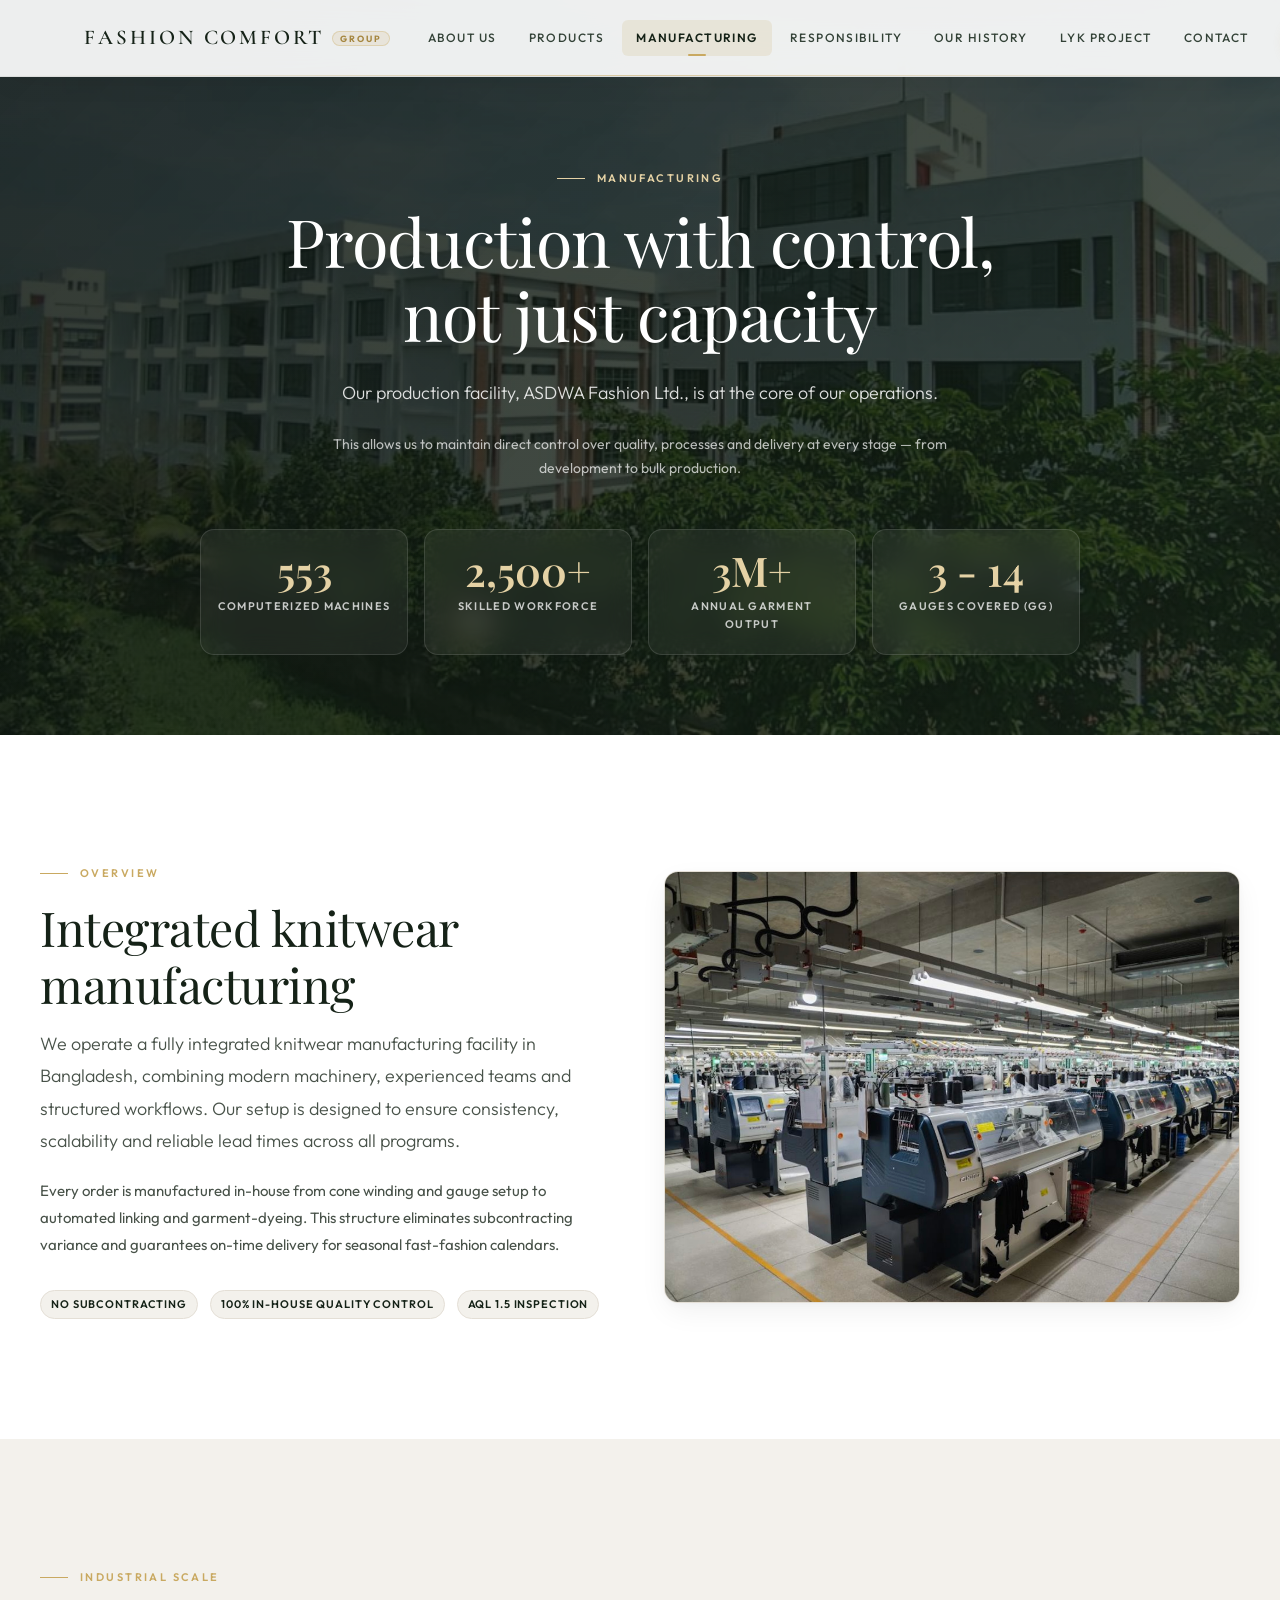
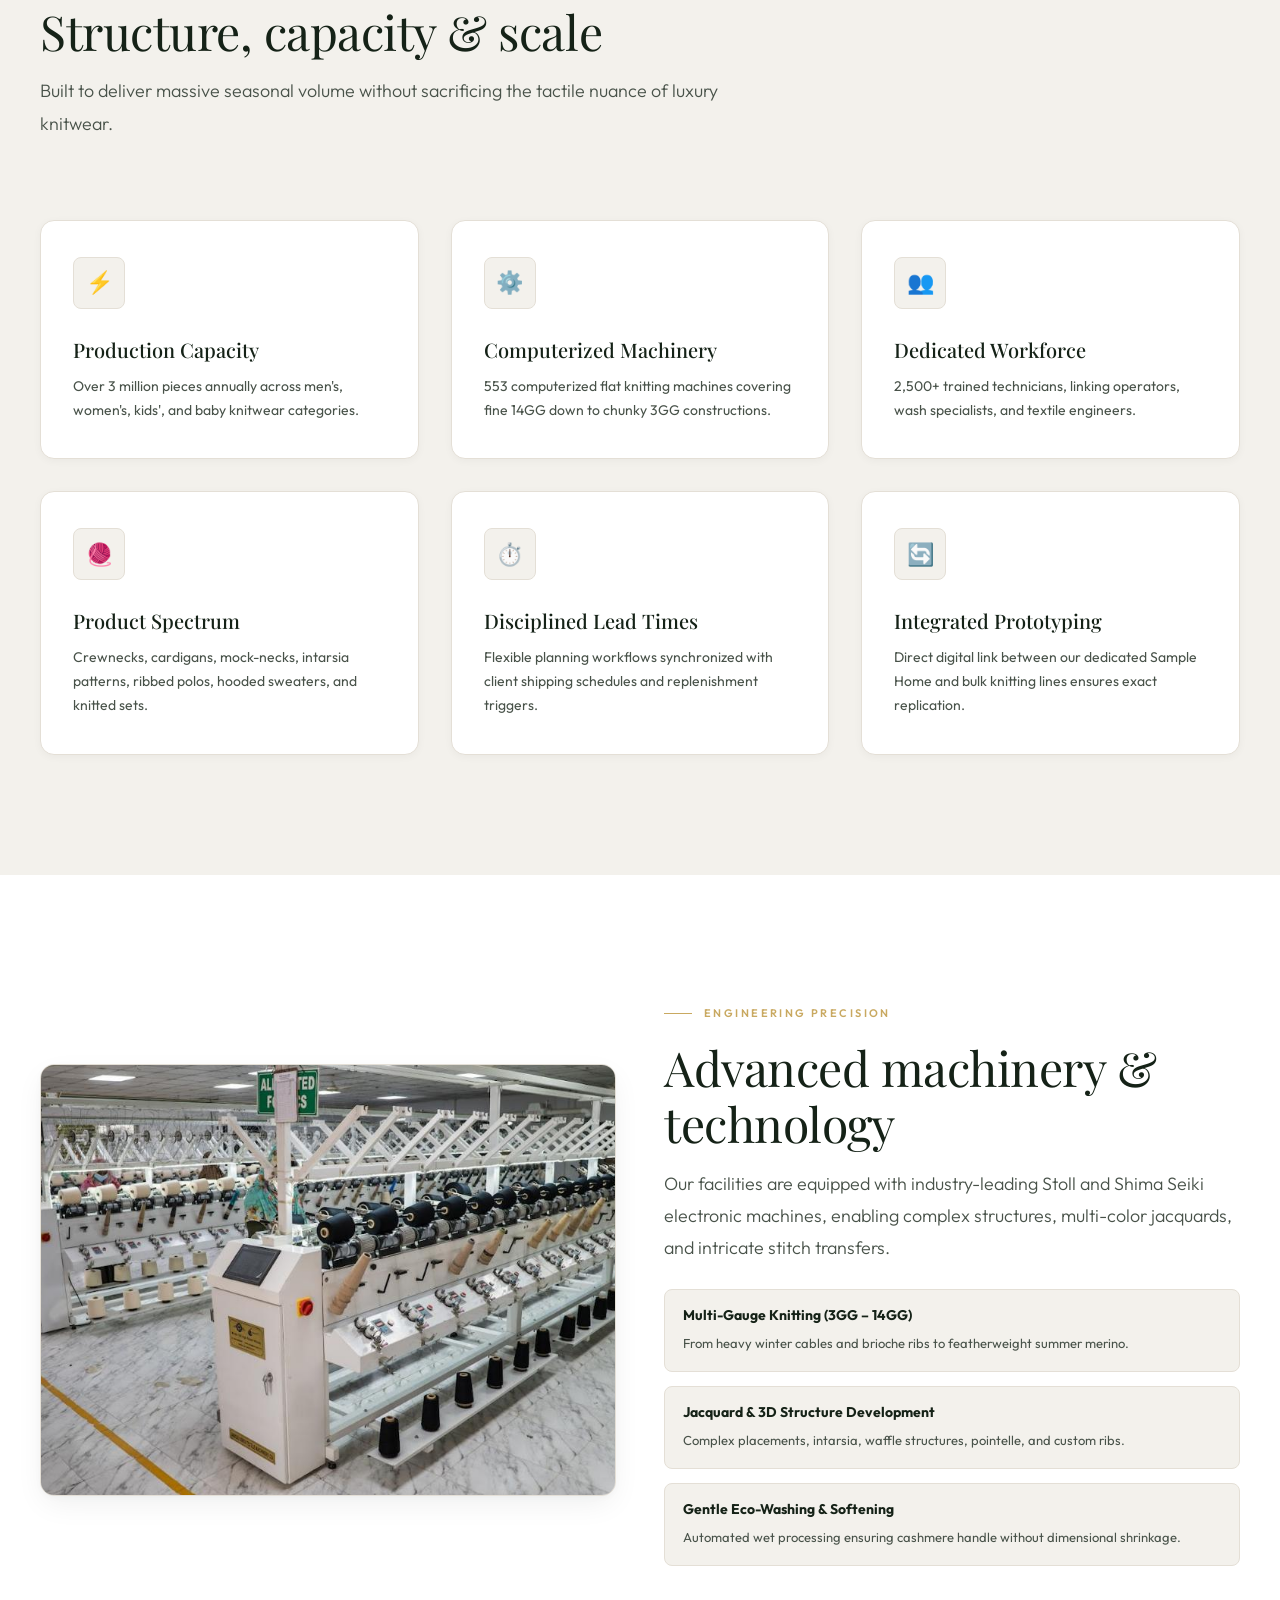
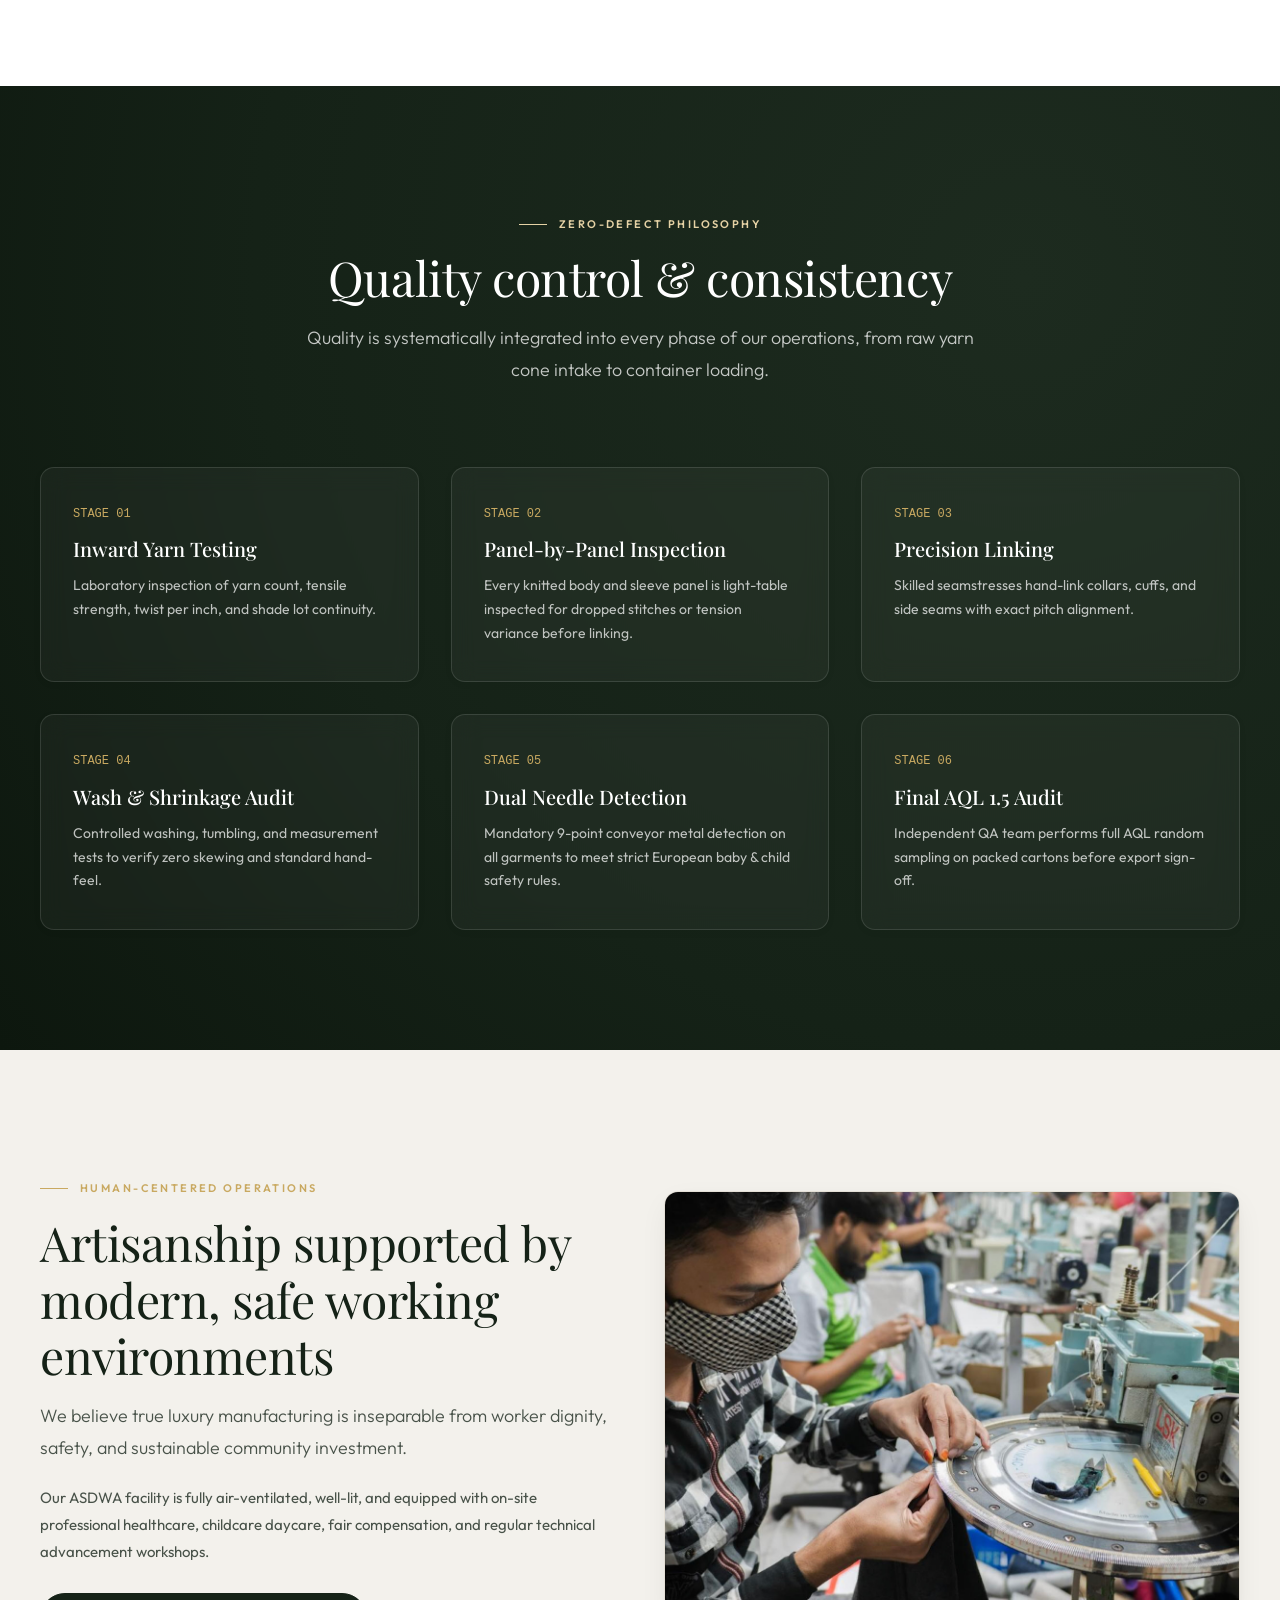
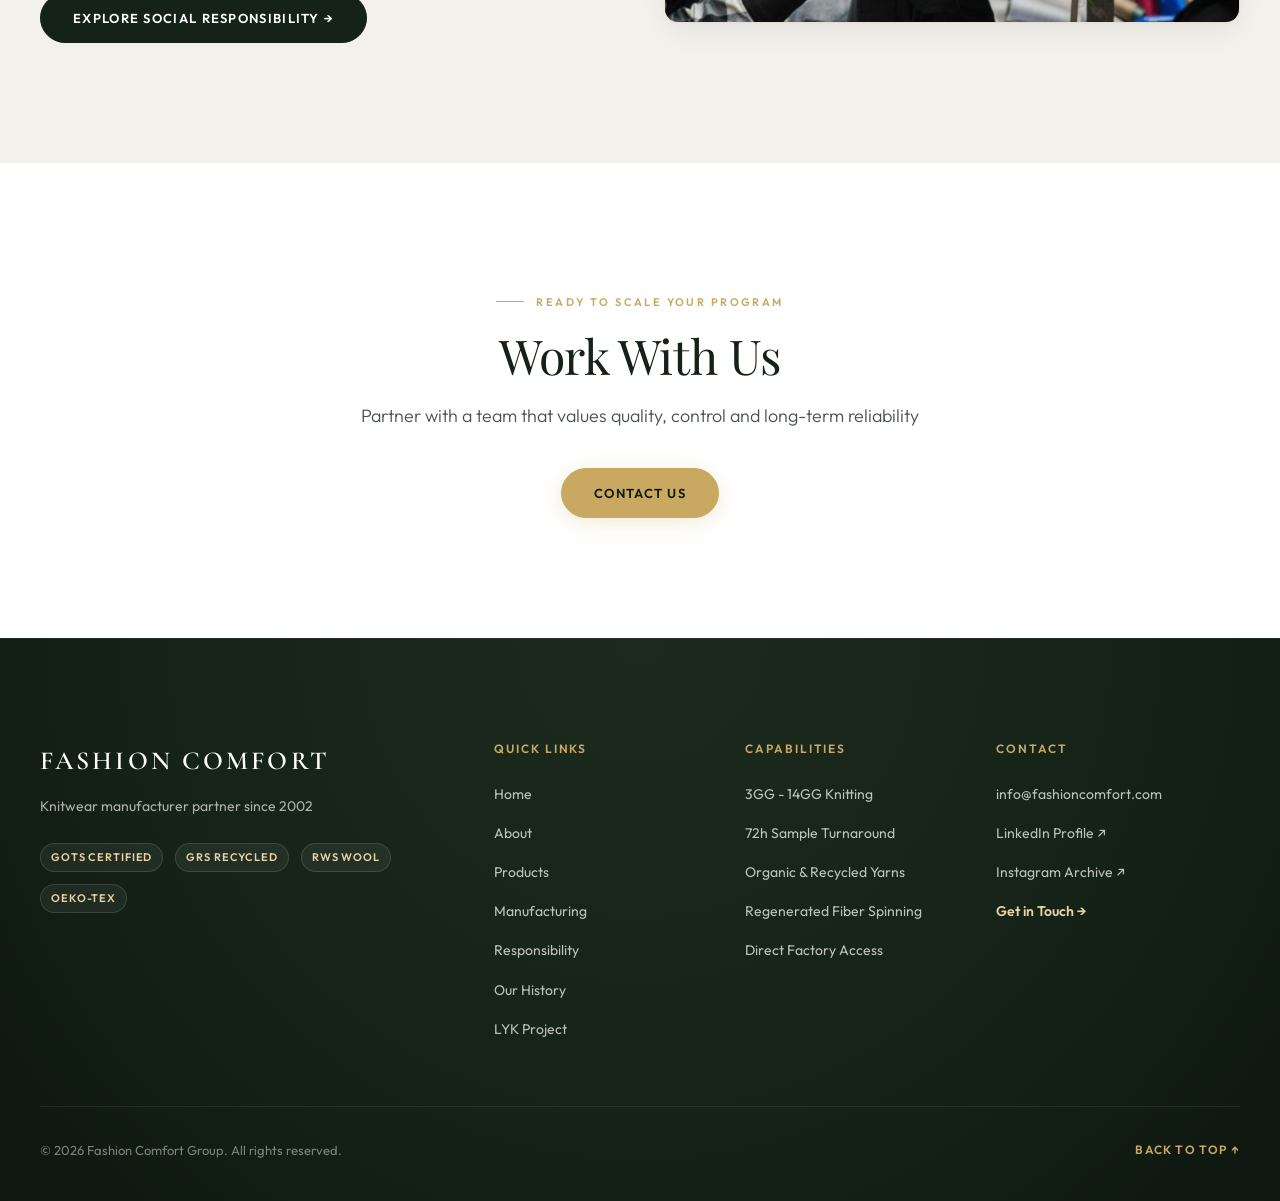
<file: Manufacturing/index.html>
<!DOCTYPE html>
<html lang="en">
<head>
  <meta charset="utf-8">
  <meta name="viewport" content="width=device-width, initial-scale=1.0">
  <title>Manufacturing Facility | Fashion Comfort Group</title>
  <meta name="description" content="ASDWA Fashion Ltd. — our state-of-the-art knitwear manufacturing facility with 553 flat knitting machines, 2,500+ artisans, and European quality control.">
  <link rel="preconnect" href="https://fonts.googleapis.com">
  <link rel="preconnect" href="https://fonts.gstatic.com" crossorigin="">
  <link rel="stylesheet" href="css/design-system.css">
  <style>
    .mfg-hero {
      position: relative;
      min-height: 75vh;
      display: flex;
      align-items: center;
      justify-content: center;
      padding: 160px var(--content-padding) 80px;
      background: linear-gradient(135deg, rgba(11, 19, 12, 0.85) 0%, rgba(21, 34, 23, 0.75) 100%), url('images/exterior-fabrica.jpg') center/cover no-repeat;
      color: var(--white);
      text-align: center;
    }

    .mfg-hero-content {
      position: relative;
      z-index: 2;
      max-width: 880px;
      margin: 0 auto;
    }

    .mfg-stats-ribbon {
      margin-top: 48px;
      display: grid;
      grid-template-columns: repeat(4, 1fr);
      gap: 16px;
      max-width: var(--max-width);
      width: 100%;
    }

    .mfg-stat-box {
      background: rgba(255, 255, 255, 0.06);
      backdrop-filter: blur(12px);
      -webkit-backdrop-filter: blur(12px);
      border: 1px solid rgba(255, 255, 255, 0.12);
      border-radius: var(--radius-md);
      padding: 20px 16px;
      text-align: center;
      transition: all var(--transition-base);
    }

    .mfg-stat-box:hover {
      background: rgba(255, 255, 255, 0.12);
      border-color: var(--gold);
      transform: translateY(-3px);
    }

    .mfg-stat-val {
      font-family: var(--font-display);
      font-size: clamp(28px, 3.2vw, 42px);
      font-weight: 600;
      color: var(--gold-light);
      line-height: 1;
      margin-bottom: 6px;
    }

    .mfg-stat-lbl {
      font-size: 11px;
      font-weight: 600;
      letter-spacing: 0.12em;
      text-transform: uppercase;
      color: rgba(255, 255, 255, 0.75);
    }

    .mfg-img-card {
      border-radius: var(--radius-md);
      overflow: hidden;
      box-shadow: var(--shadow-md);
      border: 1px solid var(--border);
      aspect-ratio: 4/3;
      background: var(--bg-stone);
    }

    .mfg-img-card img {
      width: 100%;
      height: 100%;
      object-fit: cover;
      transition: transform var(--transition-slow);
    }

    .mfg-img-card:hover img {
      transform: scale(1.04);
    }

    @media (max-width: 992px) {
      .mfg-stats-ribbon {
        grid-template-columns: repeat(2, 1fr);
      }
    }
    @media (max-width: 500px) {
      .mfg-stats-ribbon {
        grid-template-columns: 1fr;
      }
    }
  </style>
</head>

<body data-base-path="">

  <!-- ============================================================ -->
  <!-- NAVIGATION -->
  <!-- ============================================================ -->
  <nav class="ds-nav static" id="navbar">
    <div class="ds-nav-inner">
      <a href="index.html" class="ds-nav-logo-wrap">
        <span class="ds-nav-logo">Fashion Comfort <span class="ds-logo-sub">GROUP</span></span>
      </a>
      <ul class="ds-nav-links">
        <li><a href="index.html#about" class="ds-nav-link" data-i18n="nav.about">About Us</a></li>
        <li><a href="products.html" class="ds-nav-link" data-i18n="nav.products">Products</a></li>
        <li><a href="manufacturing.html" class="ds-nav-link active" data-i18n="nav.manufacturing">Manufacturing</a></li>
        <li><a href="responsibility.html" class="ds-nav-link" data-i18n="nav.responsibility">Responsibility</a></li>
        <li><a href="our-history.html" class="ds-nav-link" data-i18n="nav.history">Our History</a></li>
        <li><a href="lyk.html" class="ds-nav-link" data-i18n="nav.lyk">LYK Project</a></li>
        <li><a href="index.html#contact" class="ds-nav-link" data-i18n="nav.contact">Contact</a></li>
      </ul>
      <div class="ds-nav-actions">
        <a href="index.html#contact" class="ds-nav-cta">Inquire <span>→</span></a>
        <div class="ds-nav-langs">
          <button class="ds-lang-btn active" onclick="i18n.switchLanguage('en')" data-lang="en">
            <span class="lang-flag"><svg viewBox="0 0 60 30"><clipPath id="sm_en"><circle cx="30" cy="15" r="15"></circle></clipPath><rect width="60" height="30" fill="#012169"></rect><path d="M0,0 L60,30 M60,0 L0,30" stroke="#fff" stroke-width="6"></path><path d="M0,0 L60,30 M60,0 L0,30" stroke="#C8102E" stroke-width="4" clip-path="url(#sm_en)"></path><path d="M30,0V30 M0,15H60" stroke="#fff" stroke-width="10"></path><path d="M30,0V30 M0,15H60" stroke="#C8102E" stroke-width="6"></path></svg></span>
            <span class="lang-code">EN</span>
          </button>
          <button class="ds-lang-btn" onclick="i18n.switchLanguage('es')" data-lang="es">
            <span class="lang-flag"><svg viewBox="0 0 6 4"><rect width="6" height="4" fill="#c60b1e"></rect><rect y="1" width="6" height="2" fill="#ffc400"></rect></svg></span>
            <span class="lang-code">ES</span>
          </button>
          <button class="ds-lang-btn" onclick="i18n.switchLanguage('ja')" data-lang="ja">
            <span class="lang-flag"><svg viewBox="0 0 60 40"><rect width="60" height="40" fill="#fff"></rect><circle cx="30" cy="20" r="12" fill="#bc002d"></circle></svg></span>
            <span class="lang-code">JA</span>
          </button>
        </div>
      </div>
    </div>
  </nav>

  <!-- ============================================================ -->
  <!-- HERO SECTION -->
  <!-- ============================================================ -->
  <header class="mfg-hero">
    <div class="mfg-hero-content">
      <div class="ds-eyebrow ds-eyebrow--white" data-i18n="manufacturing.hero_tag">Industrial Infrastructure</div>
      <h1 class="ds-h1" style="color:white;" data-i18n-html="manufacturing.hero_title">Production with control,<br><em>not just capacity</em></h1>
      <p class="ds-lead" style="color:rgba(255,255,255,0.85);margin:0 auto 24px;" data-i18n="manufacturing.hero_sub">Our manufacturing facility, ASDWA Fashion Ltd., is the operational core of Fashion Comfort Group.</p>
      <p style="font-size:14px;color:rgba(255,255,255,0.7);max-width:680px;margin:0 auto;" data-i18n="manufacturing.hero_text">This structure gives us direct oversight over yarn feeding, tension calibration, linking, eco-finishing, and delivery times across every collection.</p>

      <div class="mfg-stats-ribbon">
        <div class="mfg-stat-box">
          <div class="mfg-stat-val">553</div>
          <div class="mfg-stat-lbl" data-i18n="manufacturing.cap_2_title">Computerized Machines</div>
        </div>
        <div class="mfg-stat-box">
          <div class="mfg-stat-val">2,500+</div>
          <div class="mfg-stat-lbl" data-i18n="manufacturing.cap_3_title">Skilled Workforce</div>
        </div>
        <div class="mfg-stat-box">
          <div class="mfg-stat-val">3M+</div>
          <div class="mfg-stat-lbl" data-i18n="manufacturing.cap_1_title">Annual Garment Output</div>
        </div>
        <div class="mfg-stat-box">
          <div class="mfg-stat-val">3 - 14</div>
          <div class="mfg-stat-lbl">Gauges Covered (GG)</div>
        </div>
      </div>
    </div>
  </header>

  <!-- ============================================================ -->
  <!-- INTEGRATED OVERVIEW -->
  <!-- ============================================================ -->
  <section class="ds-section ds-section--white">
    <div class="ds-container">
      <div class="ds-grid-2">
        <div>
          <div class="ds-eyebrow" data-i18n="manufacturing.overview_tag">Overview</div>
          <h2 class="ds-h2" data-i18n="manufacturing.overview_title">Integrated knitwear manufacturing</h2>
          <p class="ds-lead" style="margin-bottom:20px;" data-i18n="manufacturing.overview_text">We operate a fully integrated knitwear production ecosystem in Bangladesh, combining advanced German and Japanese computerized machinery with rigorous European technical management.</p>
          <p class="ds-body">Every order is manufactured in-house from cone winding and gauge setup to automated linking and garment-dyeing. This structure eliminates subcontracting variance and guarantees on-time delivery for seasonal fast-fashion calendars.</p>
          
          <div style="margin-top:32px;display:flex;gap:12px;flex-wrap:wrap;">
            <span class="ds-footer-badge" style="background:var(--bg-stone);border-color:var(--border);color:var(--primary);">No Subcontracting</span>
            <span class="ds-footer-badge" style="background:var(--bg-stone);border-color:var(--border);color:var(--primary);">100% In-house Quality Control</span>
            <span class="ds-footer-badge" style="background:var(--bg-stone);border-color:var(--border);color:var(--primary);">AQL 1.5 Inspection</span>
          </div>
        </div>

        <div class="mfg-img-card">
          <img src="images/Factory-Interior-Production-floor.jpg" alt="ASDWA Fashion Ltd. Main Production Floor">
        </div>
      </div>
    </div>
  </section>

  <!-- ============================================================ -->
  <!-- SCALE & CAPACITY CARDS -->
  <!-- ============================================================ -->
  <section class="ds-section ds-section--stone">
    <div class="ds-container">
      <div class="ds-section-header">
        <div class="ds-eyebrow" data-i18n="manufacturing.capacity_tag">Industrial Scale</div>
        <h2 class="ds-h2" data-i18n="manufacturing.capacity_title">Structure, capacity &amp; scale</h2>
        <p class="ds-lead">Built to deliver massive seasonal volume without sacrificing the tactile nuance of luxury knitwear.</p>
      </div>

      <div class="ds-grid-3">
        <div class="ds-card">
          <div class="ds-card-icon">⚡</div>
          <h4 class="ds-card-title" data-i18n="manufacturing.cap_1_title">Production Capacity</h4>
          <p class="ds-card-text" data-i18n="manufacturing.cap_1_text">Over 3 million pieces annually across men's, women's, kids', and baby knitwear categories.</p>
        </div>
        <div class="ds-card">
          <div class="ds-card-icon">⚙️</div>
          <h4 class="ds-card-title" data-i18n="manufacturing.cap_2_title">Computerized Machinery</h4>
          <p class="ds-card-text" data-i18n="manufacturing.cap_2_text">553 computerized flat knitting machines covering fine 14GG down to chunky 3GG constructions.</p>
        </div>
        <div class="ds-card">
          <div class="ds-card-icon">👥</div>
          <h4 class="ds-card-title" data-i18n="manufacturing.cap_3_title">Dedicated Workforce</h4>
          <p class="ds-card-text" data-i18n="manufacturing.cap_3_text">2,500+ trained technicians, linking operators, wash specialists, and textile engineers.</p>
        </div>
        <div class="ds-card">
          <div class="ds-card-icon">🧶</div>
          <h4 class="ds-card-title" data-i18n="manufacturing.cap_4_title">Product Spectrum</h4>
          <p class="ds-card-text" data-i18n="manufacturing.cap_4_text">Crewnecks, cardigans, mock-necks, intarsia patterns, ribbed polos, hooded sweaters, and knitted sets.</p>
        </div>
        <div class="ds-card">
          <div class="ds-card-icon">⏱️</div>
          <h4 class="ds-card-title" data-i18n="manufacturing.cap_5_title">Disciplined Lead Times</h4>
          <p class="ds-card-text" data-i18n="manufacturing.cap_5_text">Flexible planning workflows synchronized with client shipping schedules and replenishment triggers.</p>
        </div>
        <div class="ds-card">
          <div class="ds-card-icon">🔄</div>
          <h4 class="ds-card-title" data-i18n="manufacturing.cap_6_title">Integrated Prototyping</h4>
          <p class="ds-card-text" data-i18n="manufacturing.cap_6_text">Direct digital link between our dedicated Sample Home and bulk knitting lines ensures exact replication.</p>
        </div>
      </div>
    </div>
  </section>

  <!-- ============================================================ -->
  <!-- MACHINERY & TECHNOLOGY -->
  <!-- ============================================================ -->
  <section class="ds-section ds-section--white">
    <div class="ds-container">
      <div class="ds-grid-2">
        <div class="mfg-img-card">
          <img src="images/Knitting-machines-Close-up%20detail.jpg" alt="High-tech Computerized Knitting Machines Detail">
        </div>

        <div>
          <div class="ds-eyebrow" data-i18n="manufacturing.tech_tag">Engineering Precision</div>
          <h2 class="ds-h2" data-i18n="manufacturing.tech_title">Advanced machinery &amp; technology</h2>
          <p class="ds-lead" style="margin-bottom:24px;" data-i18n="manufacturing.tech_text">Our facilities are equipped with industry-leading Stoll and Shima Seiki electronic machines, enabling complex structures, multi-color jacquards, and intricate stitch transfers.</p>
          
          <div style="display:flex;flex-direction:column;gap:14px;">
            <div style="padding:14px 18px;background:var(--bg-stone);border-radius:var(--radius-sm);border:1px solid var(--border);">
              <strong style="color:var(--primary);font-size:14px;display:block;margin-bottom:2px;" data-i18n="manufacturing.tech_1">Multi-Gauge Knitting (3GG – 14GG)</strong>
              <span style="font-size:13px;color:var(--text-secondary);">From heavy winter cables and brioche ribs to featherweight summer merino.</span>
            </div>
            <div style="padding:14px 18px;background:var(--bg-stone);border-radius:var(--radius-sm);border:1px solid var(--border);">
              <strong style="color:var(--primary);font-size:14px;display:block;margin-bottom:2px;" data-i18n="manufacturing.tech_2">Jacquard &amp; 3D Structure Development</strong>
              <span style="font-size:13px;color:var(--text-secondary);">Complex placements, intarsia, waffle structures, pointelle, and custom ribs.</span>
            </div>
            <div style="padding:14px 18px;background:var(--bg-stone);border-radius:var(--radius-sm);border:1px solid var(--border);">
              <strong style="color:var(--primary);font-size:14px;display:block;margin-bottom:2px;" data-i18n="manufacturing.tech_3">Gentle Eco-Washing &amp; Softening</strong>
              <span style="font-size:13px;color:var(--text-secondary);">Automated wet processing ensuring cashmere handle without dimensional shrinkage.</span>
            </div>
          </div>
        </div>
      </div>
    </div>
  </section>

  <!-- ============================================================ -->
  <!-- QUALITY CONTROL PROCESS -->
  <!-- ============================================================ -->
  <section class="ds-section ds-section--dark">
    <div class="ds-container">
      <div class="ds-section-header text-center">
        <div class="ds-eyebrow ds-eyebrow--white" data-i18n="manufacturing.quality_tag">Zero-Defect Philosophy</div>
        <h2 class="ds-h2" style="color:white;" data-i18n="manufacturing.quality_title">Quality control &amp; consistency</h2>
        <p class="ds-lead" style="color:rgba(255,255,255,0.75);" data-i18n="manufacturing.quality_text">Quality is systematically integrated into every phase of our operations, from raw yarn cone intake to container loading.</p>
      </div>

      <div class="ds-grid-3">
        <div class="ds-card ds-card--dark">
          <div style="font-family:var(--font-mono);font-size:12px;color:var(--gold);margin-bottom:8px;">STAGE 01</div>
          <h4 class="ds-card-title" data-i18n="manufacturing.quality_1_title">Inward Yarn Testing</h4>
          <p class="ds-card-text" data-i18n="manufacturing.quality_1_text">Laboratory inspection of yarn count, tensile strength, twist per inch, and shade lot continuity.</p>
        </div>
        <div class="ds-card ds-card--dark">
          <div style="font-family:var(--font-mono);font-size:12px;color:var(--gold);margin-bottom:8px;">STAGE 02</div>
          <h4 class="ds-card-title">Panel-by-Panel Inspection</h4>
          <p class="ds-card-text">Every knitted body and sleeve panel is light-table inspected for dropped stitches or tension variance before linking.</p>
        </div>
        <div class="ds-card ds-card--dark">
          <div style="font-family:var(--font-mono);font-size:12px;color:var(--gold);margin-bottom:8px;">STAGE 03</div>
          <h4 class="ds-card-title">Precision Linking</h4>
          <p class="ds-card-text">Skilled seamstresses hand-link collars, cuffs, and side seams with exact pitch alignment.</p>
        </div>
        <div class="ds-card ds-card--dark">
          <div style="font-family:var(--font-mono);font-size:12px;color:var(--gold);margin-bottom:8px;">STAGE 04</div>
          <h4 class="ds-card-title">Wash &amp; Shrinkage Audit</h4>
          <p class="ds-card-text">Controlled washing, tumbling, and measurement tests to verify zero skewing and standard hand-feel.</p>
        </div>
        <div class="ds-card ds-card--dark">
          <div style="font-family:var(--font-mono);font-size:12px;color:var(--gold);margin-bottom:8px;">STAGE 05</div>
          <h4 class="ds-card-title">Dual Needle Detection</h4>
          <p class="ds-card-text">Mandatory 9-point conveyor metal detection on all garments to meet strict European baby &amp; child safety rules.</p>
        </div>
        <div class="ds-card ds-card--dark">
          <div style="font-family:var(--font-mono);font-size:12px;color:var(--gold);margin-bottom:8px;">STAGE 06</div>
          <h4 class="ds-card-title">Final AQL 1.5 Audit</h4>
          <p class="ds-card-text">Independent QA team performs full AQL random sampling on packed cartons before export sign-off.</p>
        </div>
      </div>
    </div>
  </section>

  <!-- ============================================================ -->
  <!-- WORKFORCE & HUMAN COMMITMENT -->
  <!-- ============================================================ -->
  <section class="ds-section ds-section--stone">
    <div class="ds-container">
      <div class="ds-grid-2">
        <div>
          <div class="ds-eyebrow">Human-Centered Operations</div>
          <h2 class="ds-h2">Artisanship supported by modern, safe working environments</h2>
          <p class="ds-lead" style="margin-bottom:20px;">We believe true luxury manufacturing is inseparable from worker dignity, safety, and sustainable community investment.</p>
          <p class="ds-body">Our ASDWA facility is fully air-ventilated, well-lit, and equipped with on-site professional healthcare, childcare daycare, fair compensation, and regular technical advancement workshops.</p>
          
          <div style="margin-top:28px;">
            <a href="responsibility.html" class="ds-btn ds-btn--primary ds-btn--pill">Explore Social Responsibility →</a>
          </div>
        </div>

        <div class="mfg-img-card">
          <img src="images/Production-line-Workers-machinery.jpg" alt="Production line workers and technicians at ASDWA Fashion Ltd.">
        </div>
      </div>
    </div>
  </section>

  <!-- ============================================================ -->
  <!-- WORK WITH US CTA -->
  <!-- ============================================================ -->
  <section class="ds-section ds-section--white" style="text-align:center;">
    <div class="ds-container-narrow">
      <div class="ds-eyebrow">READY TO SCALE YOUR PROGRAM</div>
      <h2 class="ds-h2" data-i18n="manufacturing.cta_title">Work With Us</h2>
      <p class="ds-lead" style="margin:0 auto 36px;" data-i18n="manufacturing.cta_text">Partner with a team that values quality, control, verified sustainability standards, and long-term reliability.</p>
      <a href="index.html#contact" class="ds-btn ds-btn--gold ds-btn--pill" data-i18n="manufacturing.cta_btn">Contact Our Team →</a>
    </div>
  </section>

  <!-- ============================================================ -->
  <!-- FOOTER -->
  <!-- ============================================================ -->
  <footer class="ds-footer">
    <div class="ds-footer-inner">
      <div class="ds-footer-brand">
        <p class="ds-footer-logo">Fashion Comfort</p>
        <p class="ds-footer-tagline" data-i18n="footer.tagline">European &amp; international knitwear manufacturing partner established since 2002. Combining creative development with in-house industrial production.</p>
        <div class="ds-footer-badges">
          <span class="ds-footer-badge">GOTS Certified</span>
          <span class="ds-footer-badge">GRS Recycled</span>
          <span class="ds-footer-badge">RWS Wool</span>
          <span class="ds-footer-badge">OEKO-TEX</span>
        </div>
      </div>

      <div>
        <h4 class="ds-footer-heading" data-i18n="common.footer_quick_links">Quick Navigation</h4>
        <ul class="ds-footer-links">
          <li><a href="index.html" data-i18n="common.footer_home">Home</a></li>
          <li><a href="index.html#about" data-i18n="common.footer_about">About Us</a></li>
          <li><a href="products.html" data-i18n="nav.products">Selected Products</a></li>
          <li><a href="manufacturing.html" data-i18n="nav.manufacturing">Manufacturing Facility</a></li>
          <li><a href="responsibility.html" data-i18n="nav.responsibility">Responsibility &amp; ESG</a></li>
          <li><a href="our-history.html" data-i18n="nav.history">Our History</a></li>
          <li><a href="lyk.html" data-i18n="nav.lyk">LYK Circular Project</a></li>
        </ul>
      </div>

      <div>
        <h4 class="ds-footer-heading">Capabilities</h4>
        <ul class="ds-footer-links">
          <li><a href="manufacturing.html">3GG - 14GG Knitting</a></li>
          <li><a href="manufacturing.html">72h Sample Turnaround</a></li>
          <li><a href="responsibility.html">Organic &amp; Recycled Yarns</a></li>
          <li><a href="lyk.html">Regenerated Fiber Spinning</a></li>
          <li><a href="index.html#contact">Direct Factory Access</a></li>
        </ul>
      </div>

      <div>
        <h4 class="ds-footer-heading" data-i18n="common.footer_contact_title">Contact &amp; Connect</h4>
        <ul class="ds-footer-links">
          <li><a href="mailto:info@fashioncomfort.com">info@fashioncomfort.com</a></li>
          <li><a href="https://linkedin.com/company/fashion-comfort-group" target="_blank" rel="noopener">LinkedIn Profile ↗</a></li>
          <li><a href="https://instagram.com/fashioncomfortgroup" target="_blank" rel="noopener">Instagram Archive ↗</a></li>
          <li><a href="index.html#contact" style="color:var(--gold-light);font-weight:600;">Get in Touch →</a></li>
        </ul>
      </div>
    </div>

    <div class="ds-footer-bottom">
      <p data-i18n="footer.copyright">© 2026 Fashion Comfort Group. All rights reserved.</p>
      <a href="#navbar" class="ds-back-to-top">Back to top ↑</a>
    </div>
  </footer>

  <!-- Scripts -->
  <script src="js/main.js"></script>
  <script src="js/mobile-menu.js"></script>
</body>
</html>
</file>
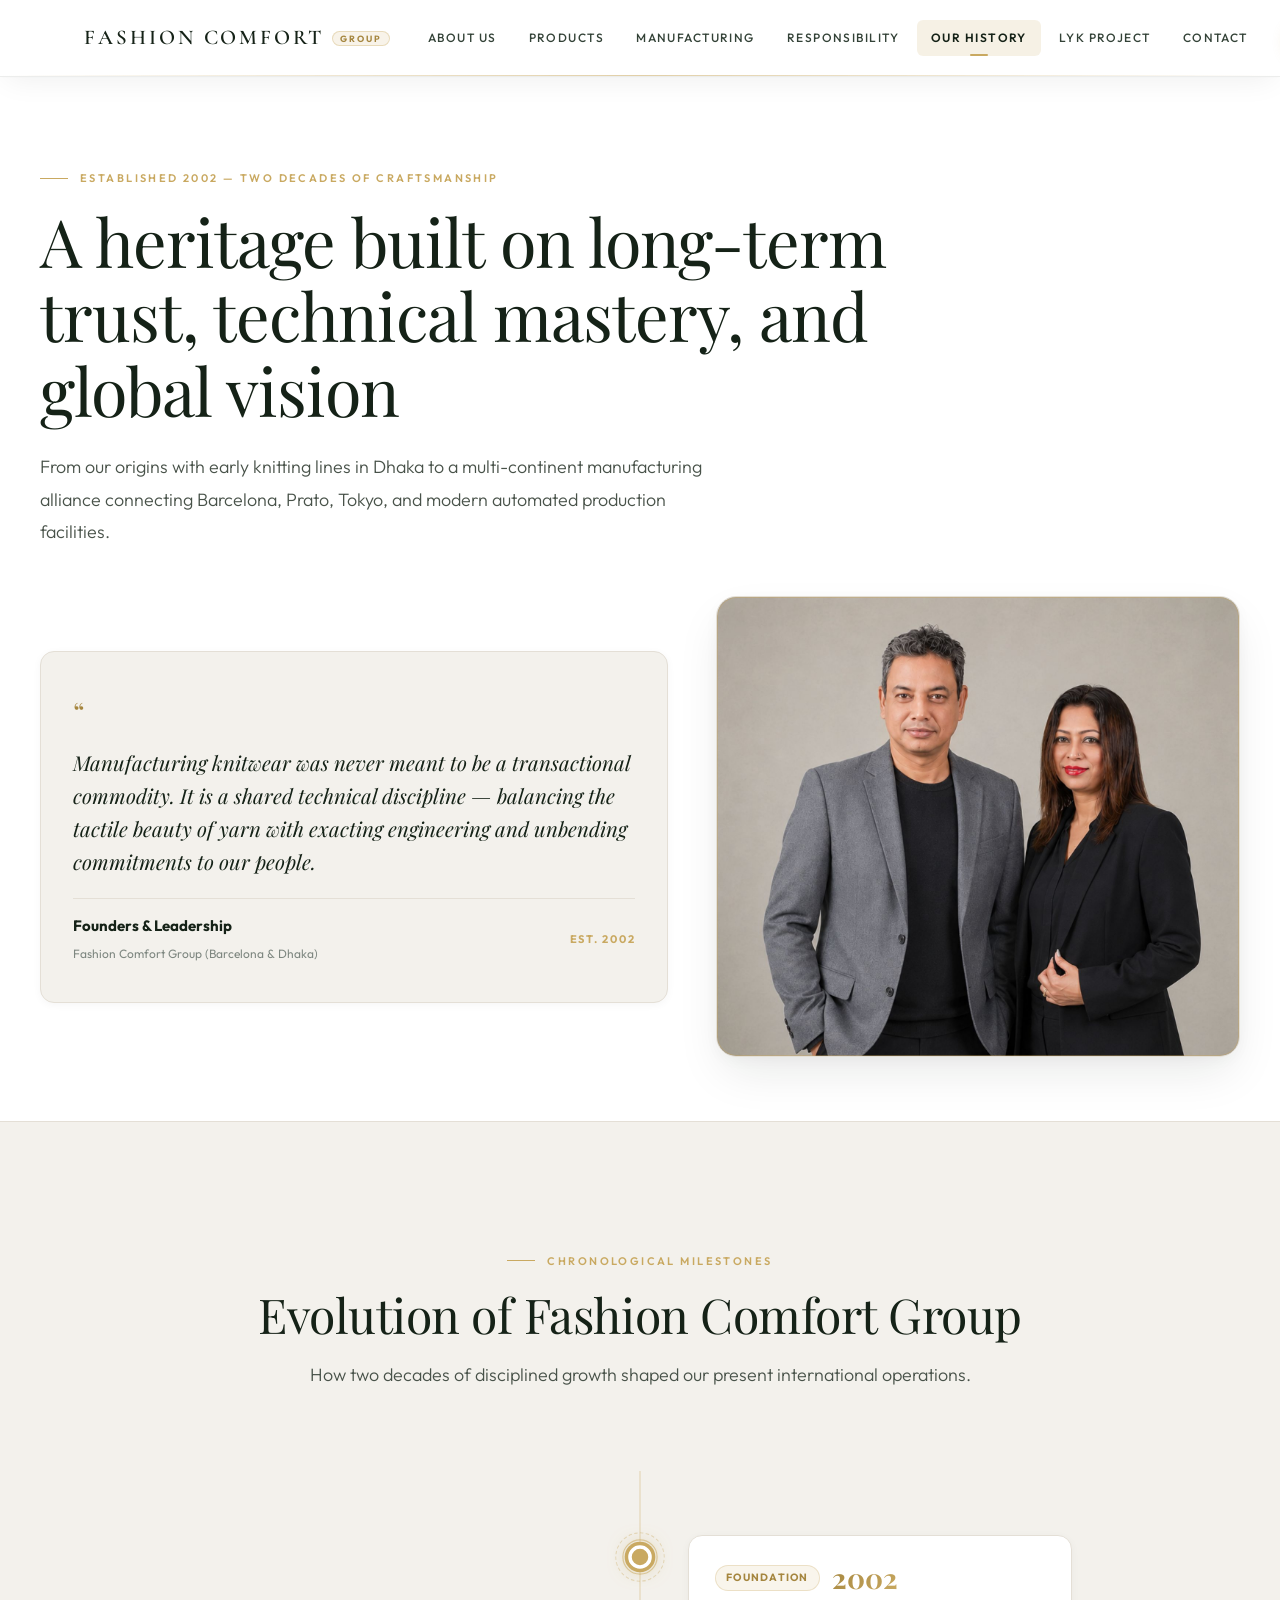
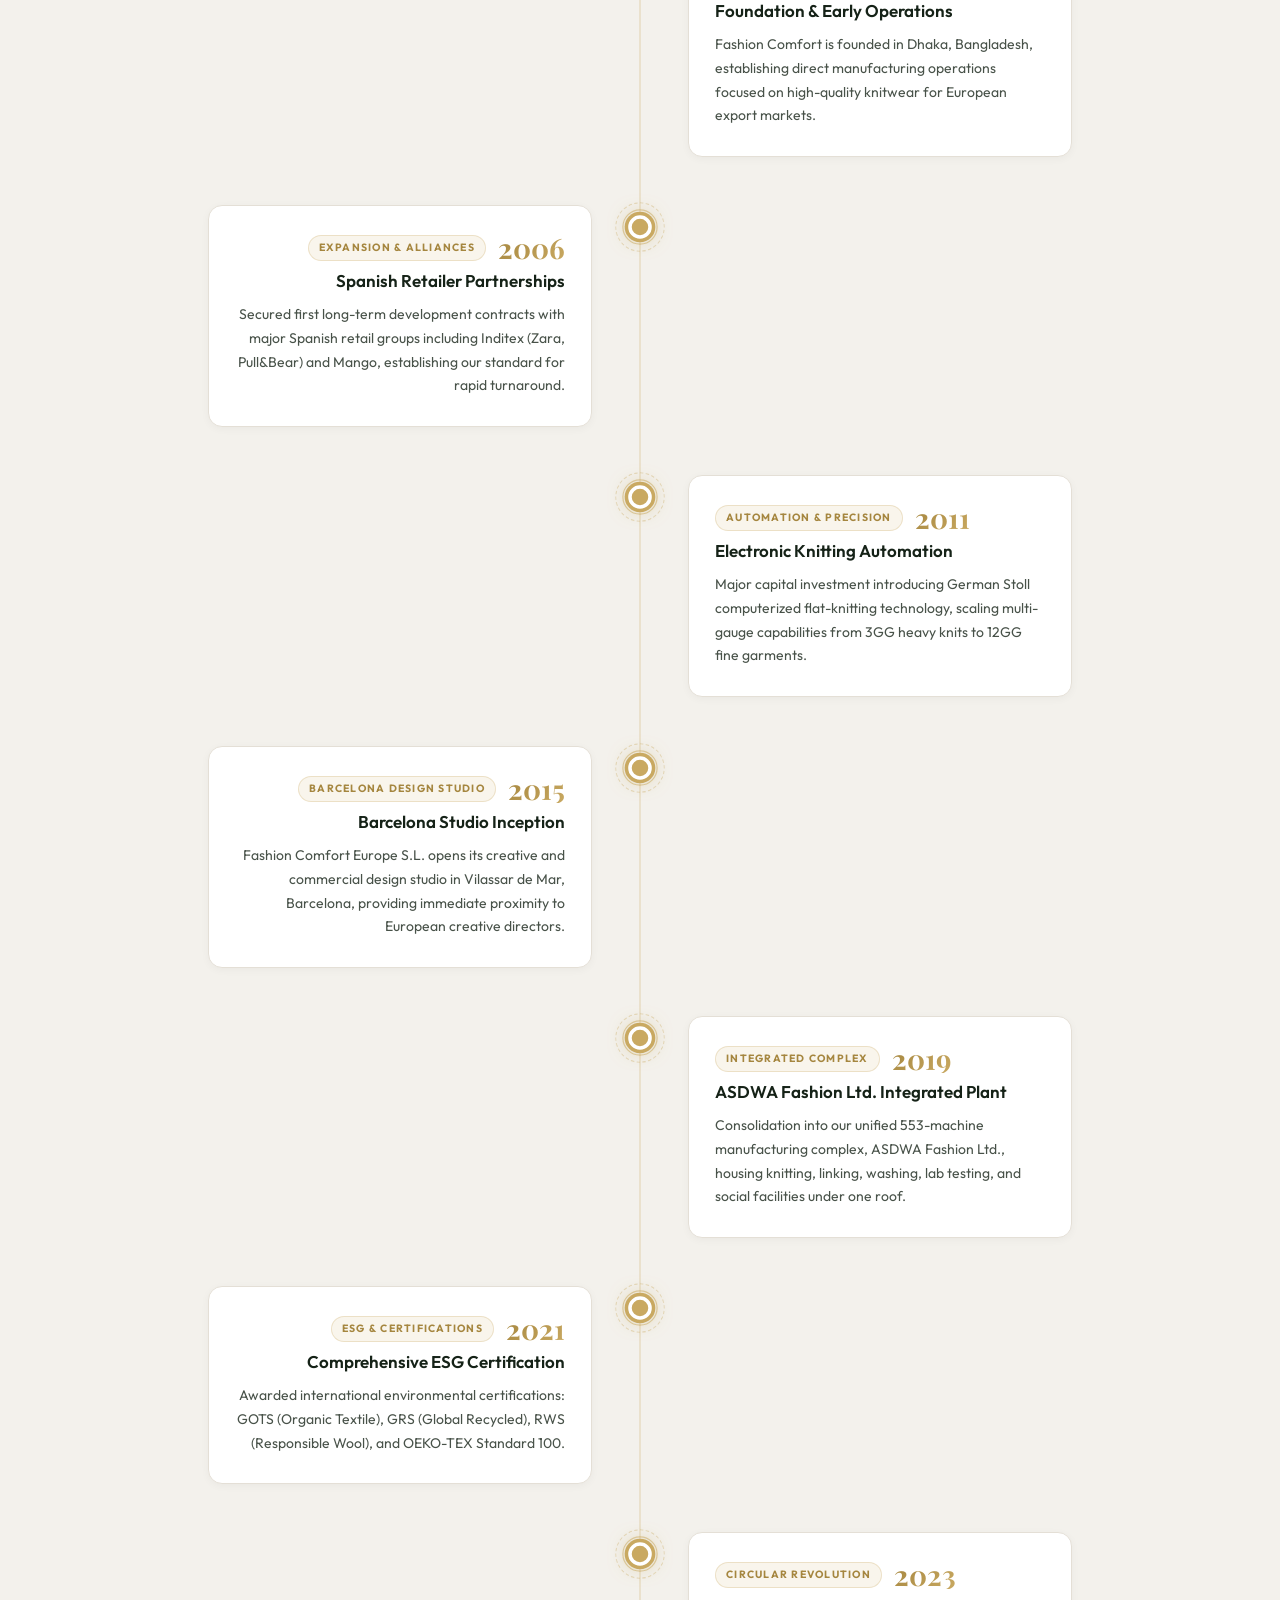
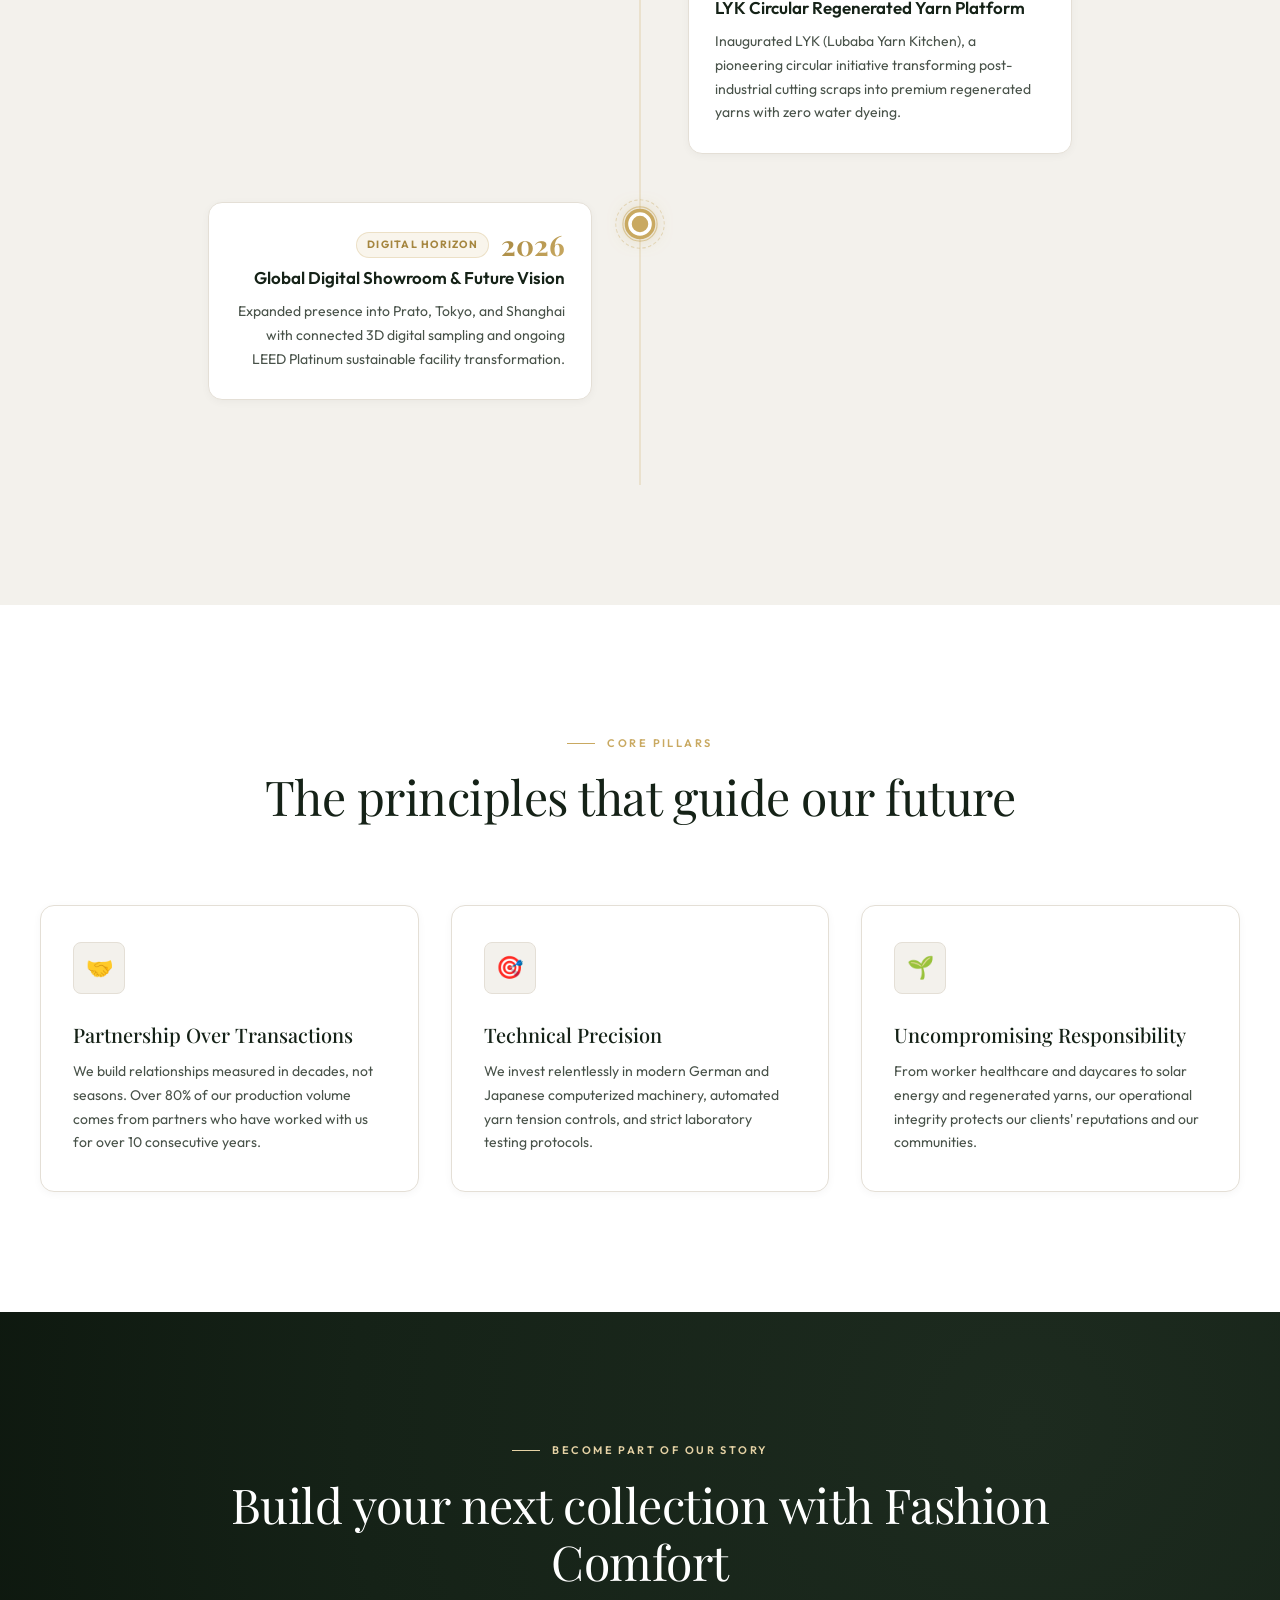
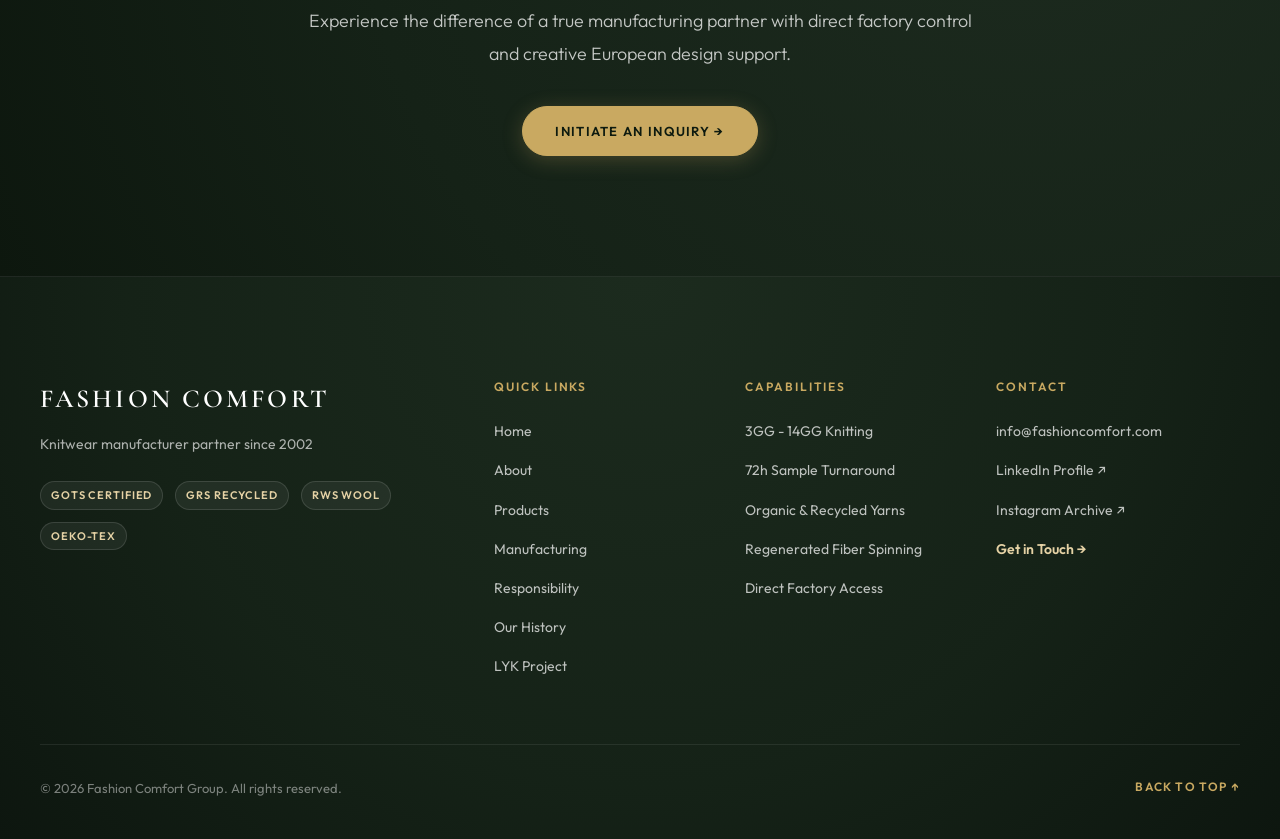
<file: Our History/index.html>
<!DOCTYPE html>
<html lang="en">
<head>
  <meta charset="utf-8">
  <meta name="viewport" content="width=device-width, initial-scale=1.0">
  <title>Our History &amp; Heritage | Fashion Comfort Group</title>
  <meta name="description" content="The journey of Fashion Comfort Group — from our founding in 2002 to becoming a premier international knitwear manufacturing partner.">
  <link rel="preconnect" href="https://fonts.googleapis.com">
  <link rel="preconnect" href="https://fonts.gstatic.com" crossorigin="">
  <link rel="stylesheet" href="css/design-system.css">
  <style>
    .history-hero {
      padding: 160px var(--content-padding) 64px;
      background: var(--white);
      border-bottom: 1px solid var(--border);
    }

    .founders-wrap {
      display: grid;
      grid-template-columns: 1.2fr 1fr;
      gap: 48px;
      align-items: center;
      margin-top: 48px;
    }

    .founders-img-box {
      border-radius: var(--radius-lg);
      overflow: hidden;
      box-shadow: var(--shadow-lg);
      border: 1px solid var(--border);
      position: relative;
    }

    .founders-img-box img {
      width: 100%;
      height: 100%;
      object-fit: cover;
      display: block;
    }

    .founders-img-box::after {
      content: '';
      position: absolute;
      inset: 0;
      border: 1px solid rgba(201, 169, 97, 0.4);
      border-radius: var(--radius-lg);
      pointer-events: none;
    }

    @media (max-width: 992px) {
      .founders-wrap {
        grid-template-columns: 1fr;
        gap: 32px;
      }
    }
  </style>
</head>

<body data-base-path="">

  <!-- ============================================================ -->
  <!-- NAVIGATION -->
  <!-- ============================================================ -->
  <nav class="ds-nav static" id="navbar">
    <div class="ds-nav-inner">
      <a href="index.html" class="ds-nav-logo-wrap">
        <span class="ds-nav-logo">Fashion Comfort <span class="ds-logo-sub">GROUP</span></span>
      </a>
      <ul class="ds-nav-links">
        <li><a href="index.html#about" class="ds-nav-link" data-i18n="nav.about">About Us</a></li>
        <li><a href="products.html" class="ds-nav-link" data-i18n="nav.products">Products</a></li>
        <li><a href="manufacturing.html" class="ds-nav-link" data-i18n="nav.manufacturing">Manufacturing</a></li>
        <li><a href="responsibility.html" class="ds-nav-link" data-i18n="nav.responsibility">Responsibility</a></li>
        <li><a href="our-history.html" class="ds-nav-link active" data-i18n="nav.history">Our History</a></li>
        <li><a href="lyk.html" class="ds-nav-link" data-i18n="nav.lyk">LYK Project</a></li>
        <li><a href="index.html#contact" class="ds-nav-link" data-i18n="nav.contact">Contact</a></li>
      </ul>
      <div class="ds-nav-actions">
        <a href="index.html#contact" class="ds-nav-cta">Inquire <span>→</span></a>
        <div class="ds-nav-langs">
          <button class="ds-lang-btn active" onclick="i18n.switchLanguage('en')" data-lang="en">
            <span class="lang-flag"><svg viewBox="0 0 60 30"><clipPath id="sh_en"><circle cx="30" cy="15" r="15"></circle></clipPath><rect width="60" height="30" fill="#012169"></rect><path d="M0,0 L60,30 M60,0 L0,30" stroke="#fff" stroke-width="6"></path><path d="M0,0 L60,30 M60,0 L0,30" stroke="#C8102E" stroke-width="4" clip-path="url(#sh_en)"></path><path d="M30,0V30 M0,15H60" stroke="#fff" stroke-width="10"></path><path d="M30,0V30 M0,15H60" stroke="#C8102E" stroke-width="6"></path></svg></span>
            <span class="lang-code">EN</span>
          </button>
          <button class="ds-lang-btn" onclick="i18n.switchLanguage('es')" data-lang="es">
            <span class="lang-flag"><svg viewBox="0 0 6 4"><rect width="6" height="4" fill="#c60b1e"></rect><rect y="1" width="6" height="2" fill="#ffc400"></rect></svg></span>
            <span class="lang-code">ES</span>
          </button>
          <button class="ds-lang-btn" onclick="i18n.switchLanguage('ja')" data-lang="ja">
            <span class="lang-flag"><svg viewBox="0 0 60 40"><rect width="60" height="40" fill="#fff"></rect><circle cx="30" cy="20" r="12" fill="#bc002d"></circle></svg></span>
            <span class="lang-code">JA</span>
          </button>
        </div>
      </div>
    </div>
  </nav>

  <!-- ============================================================ -->
  <!-- HERITAGE HERO -->
  <!-- ============================================================ -->
  <header class="history-hero">
    <div class="ds-container">
      <div class="ds-eyebrow">ESTABLISHED 2002 &mdash; TWO DECADES OF CRAFTSMANSHIP</div>
      <h1 class="ds-h1" style="max-width:880px;">A heritage built on long-term trust, technical mastery, and global vision</h1>
      <p class="ds-lead">From our origins with early knitting lines in Dhaka to a multi-continent manufacturing alliance connecting Barcelona, Prato, Tokyo, and modern automated production facilities.</p>

      <div class="founders-wrap">
        <div>
          <div class="ds-card" style="background:var(--bg-stone);border-color:var(--border);">
            <div style="font-family:var(--font-display);font-size:28px;color:var(--gold-dark);margin-bottom:12px;">&#8220;</div>
            <p style="font-family:var(--font-display);font-size:clamp(17px,1.6vw,21px);font-weight:400;font-style:italic;line-height:1.6;color:var(--text-primary);margin-bottom:20px;">
              Manufacturing knitwear was never meant to be a transactional commodity. It is a shared technical discipline — balancing the tactile beauty of yarn with exacting engineering and unbending commitments to our people.
            </p>
            <div style="border-top:1px solid var(--border);padding-top:14px;display:flex;justify-content:space-between;align-items:center;">
              <div>
                <strong style="color:var(--primary);font-size:15px;display:block;">Founders &amp; Leadership</strong>
                <span style="font-size:12px;color:var(--text-muted);">Fashion Comfort Group (Barcelona &amp; Dhaka)</span>
              </div>
              <span style="font-size:11px;font-weight:700;letter-spacing:0.16em;color:var(--gold);text-transform:uppercase;">EST. 2002</span>
            </div>
          </div>
        </div>

        <div class="founders-img-box">
          <img src="images/photo_founders.jpg" alt="Founders of Fashion Comfort Group">
        </div>
      </div>
    </div>
  </header>

  <!-- ============================================================ -->
  <!-- MILESTONE TIMELINE -->
  <!-- ============================================================ -->
  <section class="ds-section ds-section--stone">
    <div class="ds-container">
      <div class="ds-section-header text-center">
        <div class="ds-eyebrow">CHRONOLOGICAL MILESTONES</div>
        <h2 class="ds-h2">Evolution of Fashion Comfort Group</h2>
        <p class="ds-lead">How two decades of disciplined growth shaped our present international operations.</p>
      </div>

      <div class="timeline-wrap" id="timelineWrap">
        <!-- Interactive Progress Fill Beam -->
        <div class="timeline-progress-track">
          <div class="timeline-progress-bar" id="timelineProgressBar"></div>
        </div>

        <!-- 2002 -->
        <div class="timeline-item" data-milestone="2002">
          <div class="timeline-node"></div>
          <div class="timeline-card">
            <div class="timeline-meta">
              <span class="timeline-tag">FOUNDATION</span>
              <span class="timeline-year">2002</span>
            </div>
            <h4 class="timeline-title">Foundation &amp; Early Operations</h4>
            <p class="timeline-desc">Fashion Comfort is founded in Dhaka, Bangladesh, establishing direct manufacturing operations focused on high-quality knitwear for European export markets.</p>
          </div>
        </div>

        <!-- 2006 -->
        <div class="timeline-item" data-milestone="2006">
          <div class="timeline-node"></div>
          <div class="timeline-card">
            <div class="timeline-meta">
              <span class="timeline-tag">EXPANSION &amp; ALLIANCES</span>
              <span class="timeline-year">2006</span>
            </div>
            <h4 class="timeline-title">Spanish Retailer Partnerships</h4>
            <p class="timeline-desc">Secured first long-term development contracts with major Spanish retail groups including Inditex (Zara, Pull&Bear) and Mango, establishing our standard for rapid turnaround.</p>
          </div>
        </div>

        <!-- 2011 -->
        <div class="timeline-item" data-milestone="2011">
          <div class="timeline-node"></div>
          <div class="timeline-card">
            <div class="timeline-meta">
              <span class="timeline-tag">AUTOMATION &amp; PRECISION</span>
              <span class="timeline-year">2011</span>
            </div>
            <h4 class="timeline-title">Electronic Knitting Automation</h4>
            <p class="timeline-desc">Major capital investment introducing German Stoll computerized flat-knitting technology, scaling multi-gauge capabilities from 3GG heavy knits to 12GG fine garments.</p>
          </div>
        </div>

        <!-- 2015 -->
        <div class="timeline-item" data-milestone="2015">
          <div class="timeline-node"></div>
          <div class="timeline-card">
            <div class="timeline-meta">
              <span class="timeline-tag">BARCELONA DESIGN STUDIO</span>
              <span class="timeline-year">2015</span>
            </div>
            <h4 class="timeline-title">Barcelona Studio Inception</h4>
            <p class="timeline-desc">Fashion Comfort Europe S.L. opens its creative and commercial design studio in Vilassar de Mar, Barcelona, providing immediate proximity to European creative directors.</p>
          </div>
        </div>

        <!-- 2019 -->
        <div class="timeline-item" data-milestone="2019">
          <div class="timeline-node"></div>
          <div class="timeline-card">
            <div class="timeline-meta">
              <span class="timeline-tag">INTEGRATED COMPLEX</span>
              <span class="timeline-year">2019</span>
            </div>
            <h4 class="timeline-title">ASDWA Fashion Ltd. Integrated Plant</h4>
            <p class="timeline-desc">Consolidation into our unified 553-machine manufacturing complex, ASDWA Fashion Ltd., housing knitting, linking, washing, lab testing, and social facilities under one roof.</p>
          </div>
        </div>

        <!-- 2021 -->
        <div class="timeline-item" data-milestone="2021">
          <div class="timeline-node"></div>
          <div class="timeline-card">
            <div class="timeline-meta">
              <span class="timeline-tag">ESG &amp; CERTIFICATIONS</span>
              <span class="timeline-year">2021</span>
            </div>
            <h4 class="timeline-title">Comprehensive ESG Certification</h4>
            <p class="timeline-desc">Awarded international environmental certifications: GOTS (Organic Textile), GRS (Global Recycled), RWS (Responsible Wool), and OEKO-TEX Standard 100.</p>
          </div>
        </div>

        <!-- 2023 -->
        <div class="timeline-item" data-milestone="2023">
          <div class="timeline-node"></div>
          <div class="timeline-card">
            <div class="timeline-meta">
              <span class="timeline-tag">CIRCULAR REVOLUTION</span>
              <span class="timeline-year">2023</span>
            </div>
            <h4 class="timeline-title">LYK Circular Regenerated Yarn Platform</h4>
            <p class="timeline-desc">Inaugurated LYK (Lubaba Yarn Kitchen), a pioneering circular initiative transforming post-industrial cutting scraps into premium regenerated yarns with zero water dyeing.</p>
          </div>
        </div>

        <!-- 2026 -->
        <div class="timeline-item" data-milestone="2026">
          <div class="timeline-node"></div>
          <div class="timeline-card">
            <div class="timeline-meta">
              <span class="timeline-tag">DIGITAL HORIZON</span>
              <span class="timeline-year">2026</span>
            </div>
            <h4 class="timeline-title">Global Digital Showroom &amp; Future Vision</h4>
            <p class="timeline-desc">Expanded presence into Prato, Tokyo, and Shanghai with connected 3D digital sampling and ongoing LEED Platinum sustainable facility transformation.</p>
          </div>
        </div>

      </div>
    </div>
  </section>

  <!-- ============================================================ -->
  <!-- GUIDING PHILOSOPHY -->
  <!-- ============================================================ -->
  <section class="ds-section ds-section--white">
    <div class="ds-container">
      <div class="ds-section-header text-center">
        <div class="ds-eyebrow">CORE PILLARS</div>
        <h2 class="ds-h2">The principles that guide our future</h2>
      </div>

      <div class="ds-grid-3">
        <div class="ds-card">
          <div class="ds-card-icon">🤝</div>
          <h3 class="ds-card-title">Partnership Over Transactions</h3>
          <p class="ds-card-text">We build relationships measured in decades, not seasons. Over 80% of our production volume comes from partners who have worked with us for over 10 consecutive years.</p>
        </div>
        <div class="ds-card">
          <div class="ds-card-icon">🎯</div>
          <h3 class="ds-card-title">Technical Precision</h3>
          <p class="ds-card-text">We invest relentlessly in modern German and Japanese computerized machinery, automated yarn tension controls, and strict laboratory testing protocols.</p>
        </div>
        <div class="ds-card">
          <div class="ds-card-icon">🌱</div>
          <h3 class="ds-card-title">Uncompromising Responsibility</h3>
          <p class="ds-card-text">From worker healthcare and daycares to solar energy and regenerated yarns, our operational integrity protects our clients' reputations and our communities.</p>
        </div>
      </div>
    </div>
  </section>

  <!-- ============================================================ -->
  <!-- WORK WITH US CTA -->
  <!-- ============================================================ -->
  <section class="ds-section ds-section--dark" style="text-align:center;">
    <div class="ds-container-narrow">
      <div class="ds-eyebrow ds-eyebrow--white">BECOME PART OF OUR STORY</div>
      <h2 class="ds-h2" style="color:white;">Build your next collection with Fashion Comfort</h2>
      <p class="ds-lead" style="color:rgba(255,255,255,0.75);margin:0 auto 36px;">Experience the difference of a true manufacturing partner with direct factory control and creative European design support.</p>
      <a href="index.html#contact" class="ds-btn ds-btn--gold ds-btn--pill">Initiate an Inquiry →</a>
    </div>
  </section>

  <!-- ============================================================ -->
  <!-- FOOTER -->
  <!-- ============================================================ -->
  <footer class="ds-footer">
    <div class="ds-footer-inner">
      <div class="ds-footer-brand">
        <p class="ds-footer-logo">Fashion Comfort</p>
        <p class="ds-footer-tagline" data-i18n="footer.tagline">European &amp; international knitwear manufacturing partner established since 2002. Combining creative development with in-house industrial production.</p>
        <div class="ds-footer-badges">
          <span class="ds-footer-badge">GOTS Certified</span>
          <span class="ds-footer-badge">GRS Recycled</span>
          <span class="ds-footer-badge">RWS Wool</span>
          <span class="ds-footer-badge">OEKO-TEX</span>
        </div>
      </div>

      <div>
        <h4 class="ds-footer-heading" data-i18n="common.footer_quick_links">Quick Navigation</h4>
        <ul class="ds-footer-links">
          <li><a href="index.html" data-i18n="common.footer_home">Home</a></li>
          <li><a href="index.html#about" data-i18n="common.footer_about">About Us</a></li>
          <li><a href="products.html" data-i18n="nav.products">Selected Products</a></li>
          <li><a href="manufacturing.html" data-i18n="nav.manufacturing">Manufacturing Facility</a></li>
          <li><a href="responsibility.html" data-i18n="nav.responsibility">Responsibility &amp; ESG</a></li>
          <li><a href="our-history.html" data-i18n="nav.history">Our History</a></li>
          <li><a href="lyk.html" data-i18n="nav.lyk">LYK Circular Project</a></li>
        </ul>
      </div>

      <div>
        <h4 class="ds-footer-heading">Capabilities</h4>
        <ul class="ds-footer-links">
          <li><a href="manufacturing.html">3GG - 14GG Knitting</a></li>
          <li><a href="manufacturing.html">72h Sample Turnaround</a></li>
          <li><a href="responsibility.html">Organic &amp; Recycled Yarns</a></li>
          <li><a href="lyk.html">Regenerated Fiber Spinning</a></li>
          <li><a href="index.html#contact">Direct Factory Access</a></li>
        </ul>
      </div>

      <div>
        <h4 class="ds-footer-heading" data-i18n="common.footer_contact_title">Contact &amp; Connect</h4>
        <ul class="ds-footer-links">
          <li><a href="mailto:info@fashioncomfort.com">info@fashioncomfort.com</a></li>
          <li><a href="https://linkedin.com/company/fashion-comfort-group" target="_blank" rel="noopener">LinkedIn Profile ↗</a></li>
          <li><a href="https://instagram.com/fashioncomfortgroup" target="_blank" rel="noopener">Instagram Archive ↗</a></li>
          <li><a href="index.html#contact" style="color:var(--gold-light);font-weight:600;">Get in Touch →</a></li>
        </ul>
      </div>
    </div>

    <div class="ds-footer-bottom">
      <p data-i18n="footer.copyright">© 2026 Fashion Comfort Group. All rights reserved.</p>
      <a href="#navbar" class="ds-back-to-top">Back to top ↑</a>
    </div>
  </footer>

  <!-- Scripts -->
  <script src="js/main.js"></script>
  <script src="js/mobile-menu.js"></script>
</body>
</html>
</file>
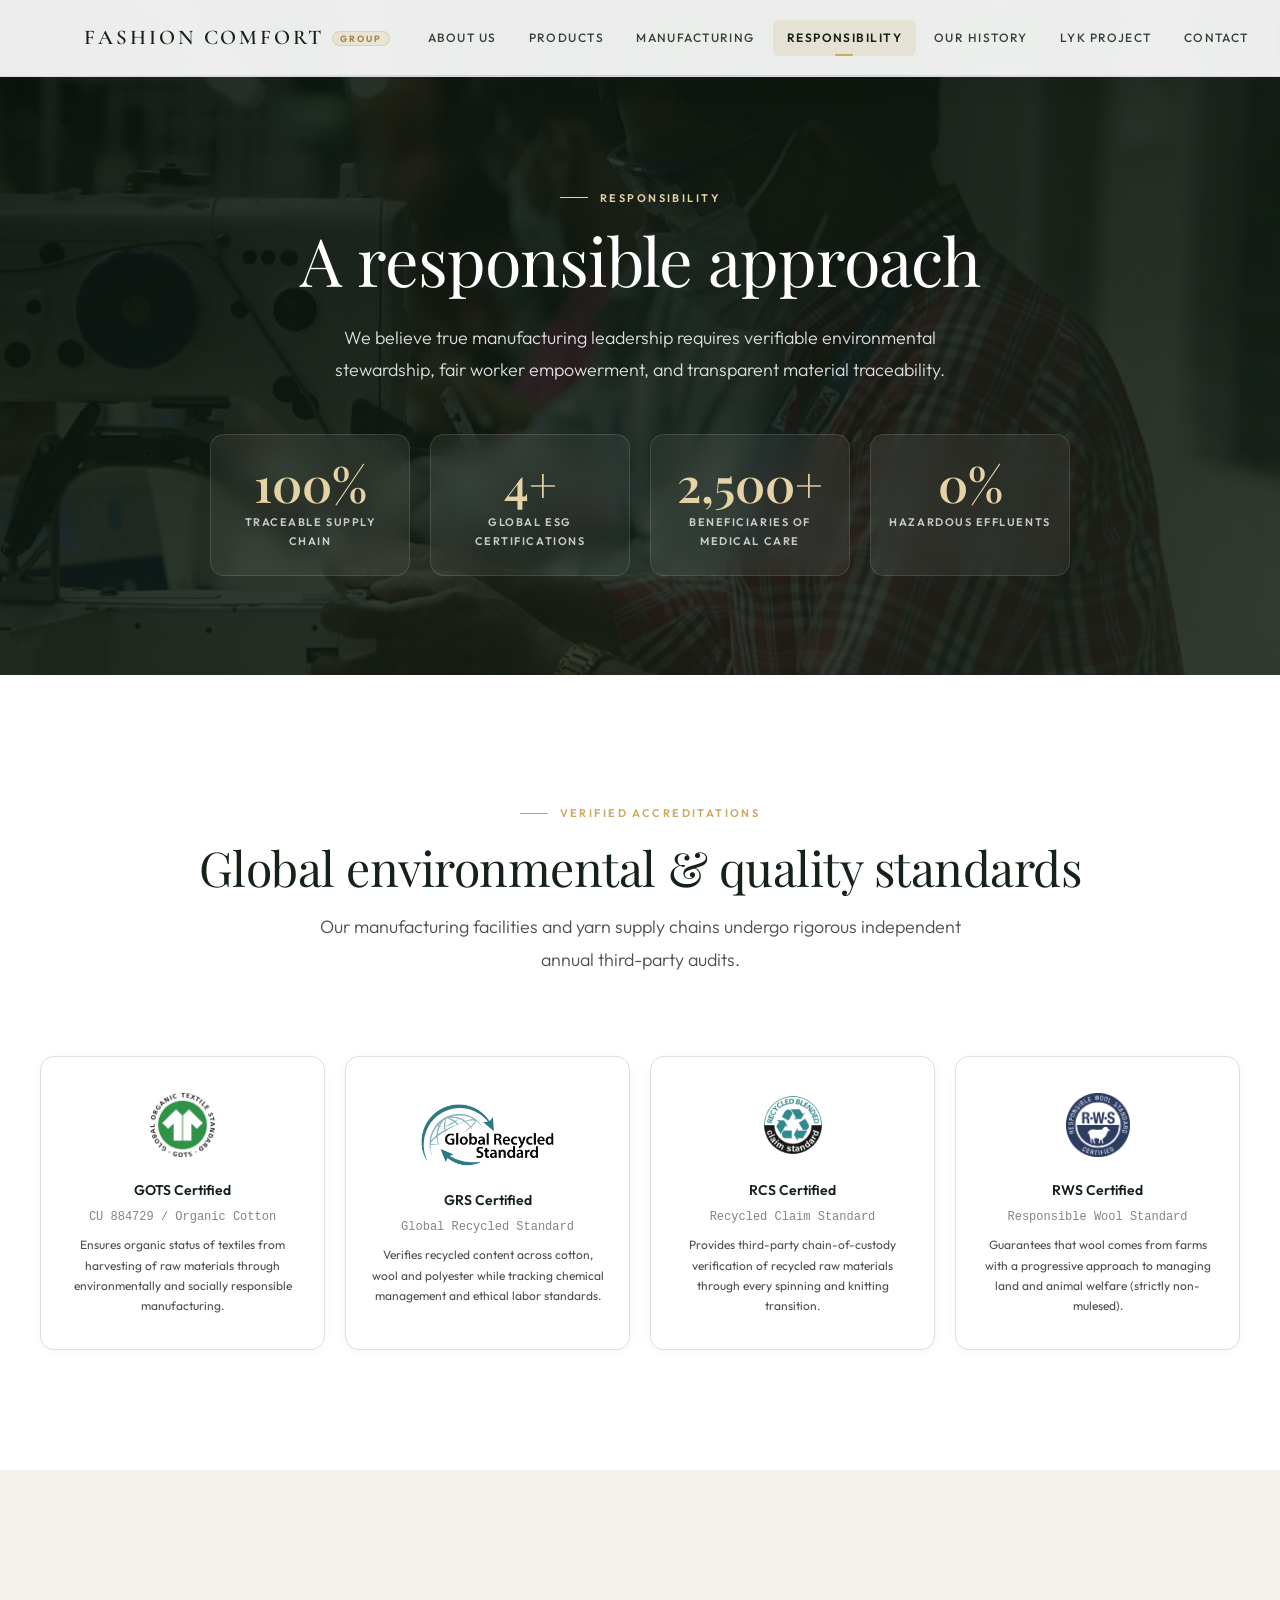
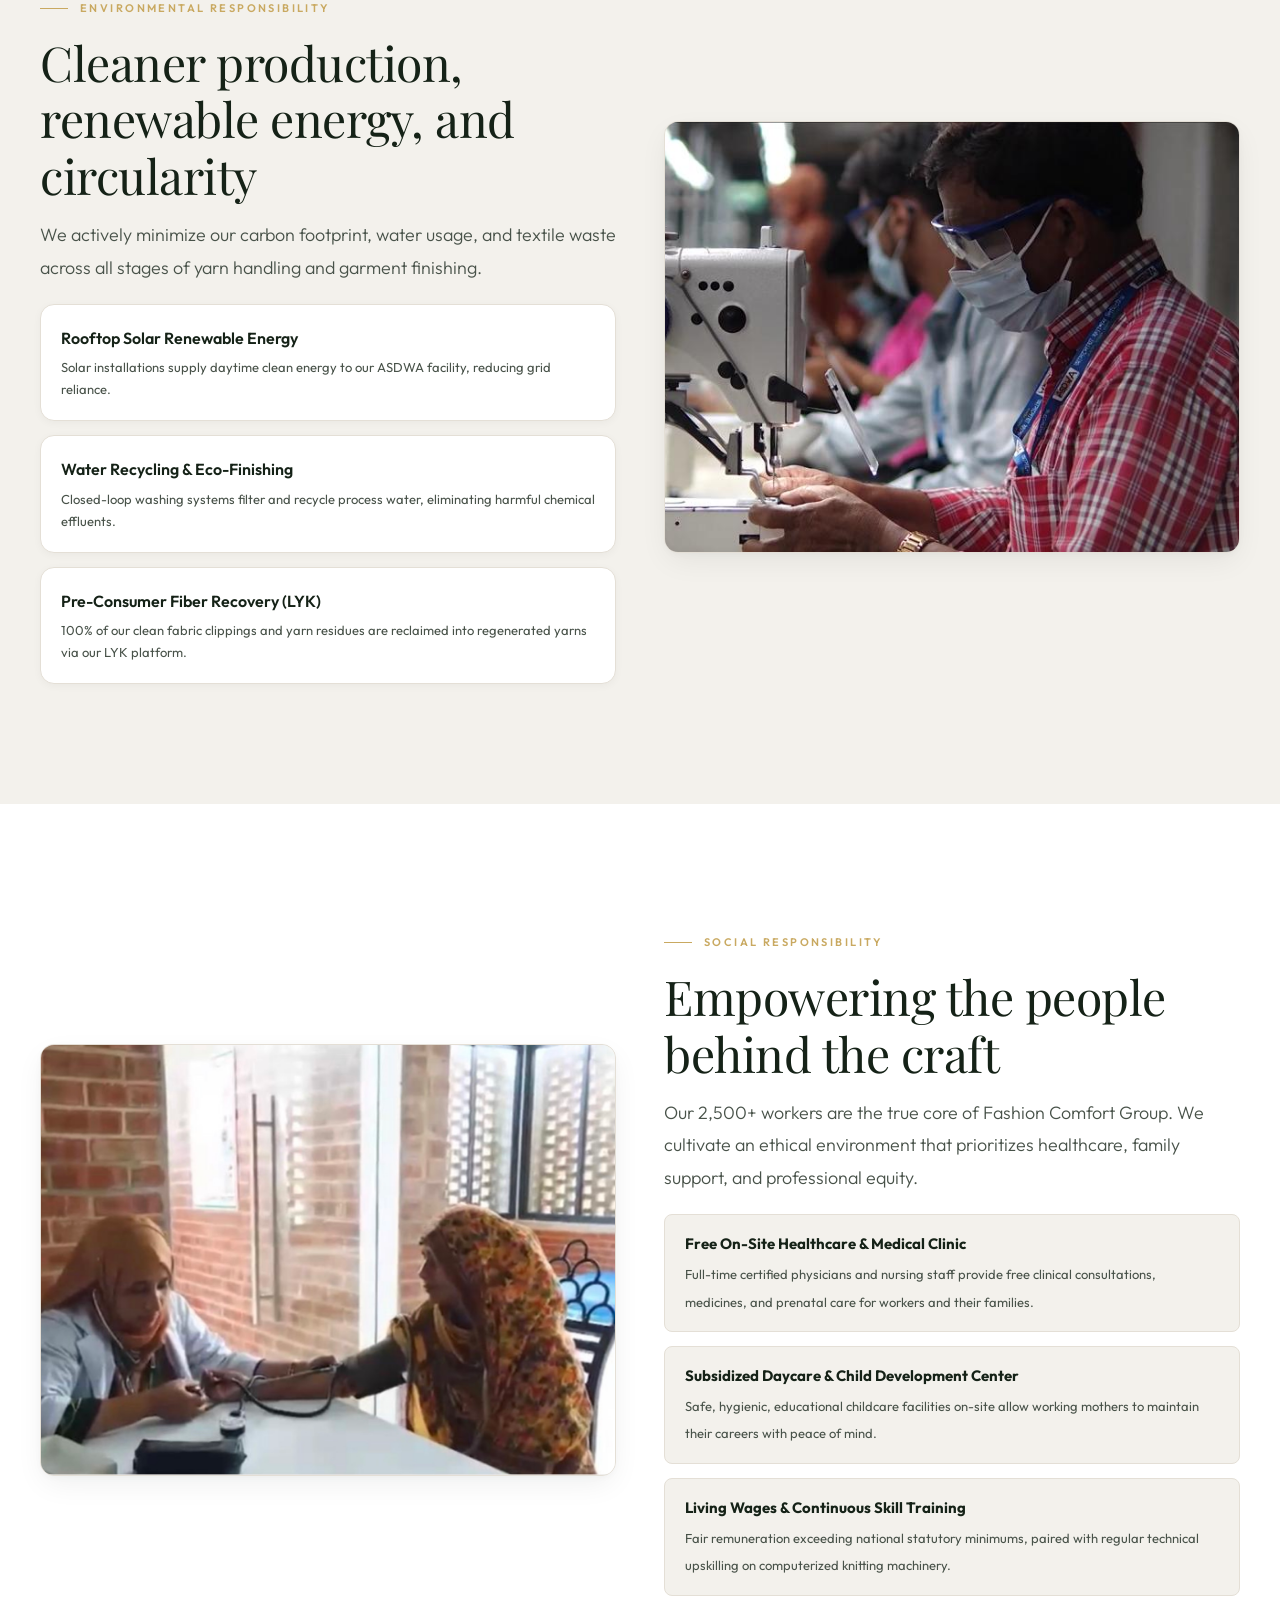
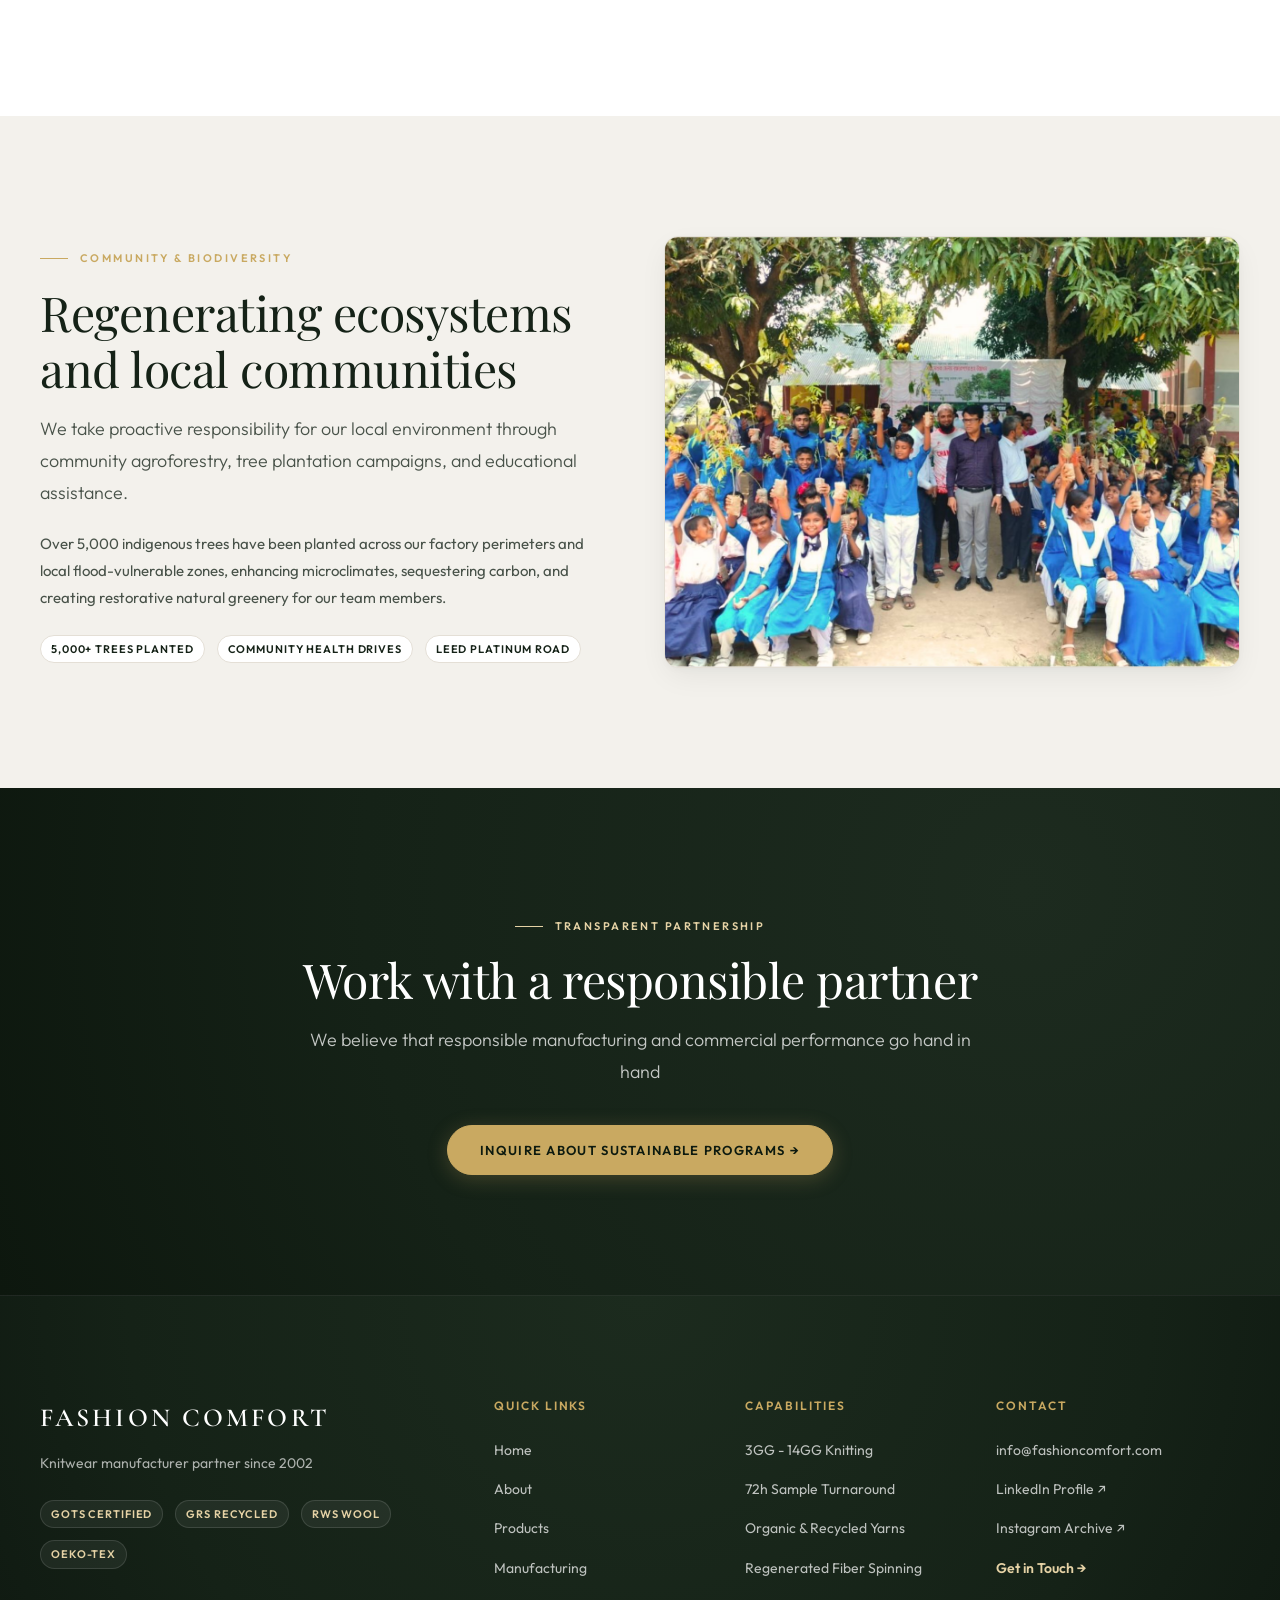
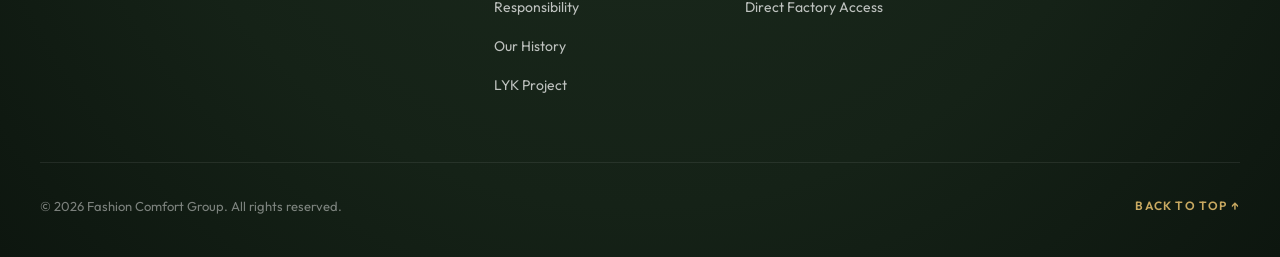
<file: Responsibility/index.html>
<!DOCTYPE html>
<html lang="en">
<head>
  <meta charset="utf-8">
  <meta name="viewport" content="width=device-width, initial-scale=1.0">
  <title>Responsibility &amp; ESG | Fashion Comfort Group</title>
  <meta name="description" content="Environmental impact, certified materials, worker welfare, and social responsibility at Fashion Comfort Group. GOTS, GRS, RCS, and RWS certified.">
  <link rel="preconnect" href="https://fonts.googleapis.com">
  <link rel="preconnect" href="https://fonts.gstatic.com" crossorigin="">
  <link rel="stylesheet" href="css/design-system.css">
  <style>
    .resp-hero {
      position: relative;
      min-height: 75vh;
      display: flex;
      align-items: center;
      justify-content: center;
      padding: 160px var(--content-padding) 80px;
      background: linear-gradient(135deg, rgba(9, 19, 10, 0.90) 0%, rgba(21, 34, 23, 0.82) 100%), url('images/factory-environment.jpg') center/cover no-repeat;
      color: var(--white);
      text-align: center;
    }

    .resp-hero-content {
      position: relative;
      z-index: 2;
      max-width: 860px;
      margin: 0 auto;
    }

    .impact-metric-grid {
      display: grid;
      grid-template-columns: repeat(4, 1fr);
      gap: 20px;
      margin-top: 48px;
    }

    .impact-metric-card {
      background: rgba(255, 255, 255, 0.06);
      backdrop-filter: blur(12px);
      -webkit-backdrop-filter: blur(12px);
      border: 1px solid rgba(255, 255, 255, 0.12);
      border-radius: var(--radius-md);
      padding: 24px 16px;
      text-align: center;
      transition: all var(--transition-base);
    }

    .impact-metric-card:hover {
      background: rgba(255, 255, 255, 0.12);
      border-color: var(--gold);
      transform: translateY(-3px);
    }

    .impact-metric-val {
      font-family: var(--font-display);
      font-size: clamp(32px, 3.8vw, 48px);
      font-weight: 600;
      color: var(--gold-light);
      line-height: 1;
      margin-bottom: 6px;
    }

    .impact-metric-lbl {
      font-size: 11px;
      font-weight: 600;
      letter-spacing: 0.14em;
      text-transform: uppercase;
      color: rgba(255, 255, 255, 0.75);
    }

    .resp-media-card {
      border-radius: var(--radius-md);
      overflow: hidden;
      box-shadow: var(--shadow-md);
      border: 1px solid var(--border);
      aspect-ratio: 4/3;
      background: var(--bg-stone);
    }

    .resp-media-card img {
      width: 100%;
      height: 100%;
      object-fit: cover;
      transition: transform var(--transition-slow);
    }

    .resp-media-card:hover img {
      transform: scale(1.04);
    }

    @media (max-width: 992px) {
      .impact-metric-grid {
        grid-template-columns: repeat(2, 1fr);
      }
    }
    @media (max-width: 500px) {
      .impact-metric-grid {
        grid-template-columns: 1fr;
      }
    }
  </style>
</head>

<body data-base-path="">

  <!-- ============================================================ -->
  <!-- NAVIGATION -->
  <!-- ============================================================ -->
  <nav class="ds-nav static" id="navbar">
    <div class="ds-nav-inner">
      <a href="index.html" class="ds-nav-logo-wrap">
        <span class="ds-nav-logo">Fashion Comfort <span class="ds-logo-sub">GROUP</span></span>
      </a>
      <ul class="ds-nav-links">
        <li><a href="index.html#about" class="ds-nav-link" data-i18n="nav.about">About Us</a></li>
        <li><a href="products.html" class="ds-nav-link" data-i18n="nav.products">Products</a></li>
        <li><a href="manufacturing.html" class="ds-nav-link" data-i18n="nav.manufacturing">Manufacturing</a></li>
        <li><a href="responsibility.html" class="ds-nav-link active" data-i18n="nav.responsibility">Responsibility</a></li>
        <li><a href="our-history.html" class="ds-nav-link" data-i18n="nav.history">Our History</a></li>
        <li><a href="lyk.html" class="ds-nav-link" data-i18n="nav.lyk">LYK Project</a></li>
        <li><a href="index.html#contact" class="ds-nav-link" data-i18n="nav.contact">Contact</a></li>
      </ul>
      <div class="ds-nav-actions">
        <a href="index.html#contact" class="ds-nav-cta">Inquire <span>→</span></a>
        <div class="ds-nav-langs">
          <button class="ds-lang-btn active" onclick="i18n.switchLanguage('en')" data-lang="en">
            <span class="lang-flag"><svg viewBox="0 0 60 30"><clipPath id="sr_en"><circle cx="30" cy="15" r="15"></circle></clipPath><rect width="60" height="30" fill="#012169"></rect><path d="M0,0 L60,30 M60,0 L0,30" stroke="#fff" stroke-width="6"></path><path d="M0,0 L60,30 M60,0 L0,30" stroke="#C8102E" stroke-width="4" clip-path="url(#sr_en)"></path><path d="M30,0V30 M0,15H60" stroke="#fff" stroke-width="10"></path><path d="M30,0V30 M0,15H60" stroke="#C8102E" stroke-width="6"></path></svg></span>
            <span class="lang-code">EN</span>
          </button>
          <button class="ds-lang-btn" onclick="i18n.switchLanguage('es')" data-lang="es">
            <span class="lang-flag"><svg viewBox="0 0 6 4"><rect width="6" height="4" fill="#c60b1e"></rect><rect y="1" width="6" height="2" fill="#ffc400"></rect></svg></span>
            <span class="lang-code">ES</span>
          </button>
          <button class="ds-lang-btn" onclick="i18n.switchLanguage('ja')" data-lang="ja">
            <span class="lang-flag"><svg viewBox="0 0 60 40"><rect width="60" height="40" fill="#fff"></rect><circle cx="30" cy="20" r="12" fill="#bc002d"></circle></svg></span>
            <span class="lang-code">JA</span>
          </button>
        </div>
      </div>
    </div>
  </nav>

  <!-- ============================================================ -->
  <!-- HERO SECTION -->
  <!-- ============================================================ -->
  <header class="resp-hero">
    <div class="resp-hero-content">
      <div class="ds-eyebrow ds-eyebrow--white" data-i18n="responsibility.hero_tag">Sustainability &amp; ESG Commitment</div>
      <h1 class="ds-h1" style="color:white;" data-i18n="responsibility.hero_title">A responsible approach to modern knitwear</h1>
      <p class="ds-lead" style="color:rgba(255,255,255,0.85);margin:0 auto 28px;">We believe true manufacturing leadership requires verifiable environmental stewardship, fair worker empowerment, and transparent material traceability.</p>
      
      <div class="impact-metric-grid">
        <div class="impact-metric-card">
          <div class="impact-metric-val">100%</div>
          <div class="impact-metric-lbl">Traceable Supply Chain</div>
        </div>
        <div class="impact-metric-card">
          <div class="impact-metric-val">4+</div>
          <div class="impact-metric-lbl">Global ESG Certifications</div>
        </div>
        <div class="impact-metric-card">
          <div class="impact-metric-val">2,500+</div>
          <div class="impact-metric-lbl">Beneficiaries of Medical Care</div>
        </div>
        <div class="impact-metric-card">
          <div class="impact-metric-val">0%</div>
          <div class="impact-metric-lbl">Hazardous Effluents</div>
        </div>
      </div>
    </div>
  </header>

  <!-- ============================================================ -->
  <!-- CERTIFICATIONS SECTION -->
  <!-- ============================================================ -->
  <section class="ds-section ds-section--white">
    <div class="ds-container">
      <div class="ds-section-header text-center">
        <div class="ds-eyebrow">VERIFIED ACCREDITATIONS</div>
        <h2 class="ds-h2">Global environmental &amp; quality standards</h2>
        <p class="ds-lead">Our manufacturing facilities and yarn supply chains undergo rigorous independent annual third-party audits.</p>
      </div>

      <div class="cert-grid">
        <!-- GOTS -->
        <div class="cert-card">
          <div class="cert-logo-wrap">
            <img src="images/gots-vector-logo.png" alt="Global Organic Textile Standard Logo">
          </div>
          <h4 class="cert-title">GOTS Certified</h4>
          <span class="cert-code">CU 884729 / Organic Cotton</span>
          <p style="font-size:12px;color:var(--text-secondary);margin-top:8px;">Ensures organic status of textiles from harvesting of raw materials through environmentally and socially responsible manufacturing.</p>
        </div>

        <!-- GRS -->
        <div class="cert-card">
          <div class="cert-logo-wrap">
            <img src="images/GRS-logo%20copia.png" alt="Global Recycled Standard Logo">
          </div>
          <h4 class="cert-title">GRS Certified</h4>
          <span class="cert-code">Global Recycled Standard</span>
          <p style="font-size:12px;color:var(--text-secondary);margin-top:8px;">Verifies recycled content across cotton, wool and polyester while tracking chemical management and ethical labor standards.</p>
        </div>

        <!-- RCS -->
        <div class="cert-card">
          <div class="cert-logo-wrap">
            <img src="images/recycled-blended-claim-standard-logo-png_seeklogo-490361.png" alt="Recycled Claim Standard Logo">
          </div>
          <h4 class="cert-title">RCS Certified</h4>
          <span class="cert-code">Recycled Claim Standard</span>
          <p style="font-size:12px;color:var(--text-secondary);margin-top:8px;">Provides third-party chain-of-custody verification of recycled raw materials through every spinning and knitting transition.</p>
        </div>

        <!-- RWS -->
        <div class="cert-card">
          <div class="cert-logo-wrap">
            <img src="images/responsible-wool-standard-rws-logo-vector.png" alt="Responsible Wool Standard Logo">
          </div>
          <h4 class="cert-title">RWS Certified</h4>
          <span class="cert-code">Responsible Wool Standard</span>
          <p style="font-size:12px;color:var(--text-secondary);margin-top:8px;">Guarantees that wool comes from farms with a progressive approach to managing land and animal welfare (strictly non-mulesed).</p>
        </div>
      </div>
    </div>
  </section>

  <!-- ============================================================ -->
  <!-- PILLAR 1: ENVIRONMENTAL EXCELLENCE -->
  <!-- ============================================================ -->
  <section class="ds-section ds-section--stone">
    <div class="ds-container">
      <div class="ds-grid-2">
        <div>
          <div class="ds-eyebrow">ENVIRONMENTAL RESPONSIBILITY</div>
          <h2 class="ds-h2">Cleaner production, renewable energy, and circularity</h2>
          <p class="ds-lead" style="margin-bottom:20px;">We actively minimize our carbon footprint, water usage, and textile waste across all stages of yarn handling and garment finishing.</p>
          
          <div style="display:flex;flex-direction:column;gap:14px;">
            <div class="ds-card" style="padding:20px;">
              <h4 style="font-size:16px;font-weight:600;color:var(--primary);margin-bottom:4px;">Rooftop Solar Renewable Energy</h4>
              <p style="font-size:13px;color:var(--text-secondary);">Solar installations supply daytime clean energy to our ASDWA facility, reducing grid reliance.</p>
            </div>
            <div class="ds-card" style="padding:20px;">
              <h4 style="font-size:16px;font-weight:600;color:var(--primary);margin-bottom:4px;">Water Recycling &amp; Eco-Finishing</h4>
              <p style="font-size:13px;color:var(--text-secondary);">Closed-loop washing systems filter and recycle process water, eliminating harmful chemical effluents.</p>
            </div>
            <div class="ds-card" style="padding:20px;">
              <h4 style="font-size:16px;font-weight:600;color:var(--primary);margin-bottom:4px;">Pre-Consumer Fiber Recovery (LYK)</h4>
              <p style="font-size:13px;color:var(--text-secondary);">100% of our clean fabric clippings and yarn residues are reclaimed into regenerated yarns via our LYK platform.</p>
            </div>
          </div>
        </div>

        <div class="resp-media-card">
          <img src="images/factory-environment.jpg" alt="Sustainable green environment around Fashion Comfort factory">
        </div>
      </div>
    </div>
  </section>

  <!-- ============================================================ -->
  <!-- PILLAR 2: WORKER HEALTHCARE & WELLBEING -->
  <!-- ============================================================ -->
  <section class="ds-section ds-section--white">
    <div class="ds-container">
      <div class="ds-grid-2">
        <div class="resp-media-card">
          <img src="images/child-care-medical-suport.jpg" alt="On-site medical clinic and childcare support at Fashion Comfort facility">
        </div>

        <div>
          <div class="ds-eyebrow">SOCIAL RESPONSIBILITY</div>
          <h2 class="ds-h2">Empowering the people behind the craft</h2>
          <p class="ds-lead" style="margin-bottom:20px;">Our 2,500+ workers are the true core of Fashion Comfort Group. We cultivate an ethical environment that prioritizes healthcare, family support, and professional equity.</p>
          
          <div style="display:flex;flex-direction:column;gap:14px;">
            <div style="padding:16px 20px;background:var(--bg-stone);border-radius:var(--radius-sm);border:1px solid var(--border);">
              <strong style="color:var(--primary);font-size:15px;display:block;margin-bottom:4px;">Free On-Site Healthcare &amp; Medical Clinic</strong>
              <span style="font-size:13px;color:var(--text-secondary);">Full-time certified physicians and nursing staff provide free clinical consultations, medicines, and prenatal care for workers and their families.</span>
            </div>
            <div style="padding:16px 20px;background:var(--bg-stone);border-radius:var(--radius-sm);border:1px solid var(--border);">
              <strong style="color:var(--primary);font-size:15px;display:block;margin-bottom:4px;">Subsidized Daycare &amp; Child Development Center</strong>
              <span style="font-size:13px;color:var(--text-secondary);">Safe, hygienic, educational childcare facilities on-site allow working mothers to maintain their careers with peace of mind.</span>
            </div>
            <div style="padding:16px 20px;background:var(--bg-stone);border-radius:var(--radius-sm);border:1px solid var(--border);">
              <strong style="color:var(--primary);font-size:15px;display:block;margin-bottom:4px;">Living Wages &amp; Continuous Skill Training</strong>
              <span style="font-size:13px;color:var(--text-secondary);">Fair remuneration exceeding national statutory minimums, paired with regular technical upskilling on computerized knitting machinery.</span>
            </div>
          </div>
        </div>
      </div>
    </div>
  </section>

  <!-- ============================================================ -->
  <!-- PILLAR 3: COMMUNITY & BIODIVERSITY -->
  <!-- ============================================================ -->
  <section class="ds-section ds-section--stone">
    <div class="ds-container">
      <div class="ds-grid-2">
        <div>
          <div class="ds-eyebrow">COMMUNITY &amp; BIODIVERSITY</div>
          <h2 class="ds-h2">Regenerating ecosystems and local communities</h2>
          <p class="ds-lead" style="margin-bottom:20px;">We take proactive responsibility for our local environment through community agroforestry, tree plantation campaigns, and educational assistance.</p>
          <p class="ds-body" style="margin-bottom:24px;">Over 5,000 indigenous trees have been planted across our factory perimeters and local flood-vulnerable zones, enhancing microclimates, sequestering carbon, and creating restorative natural greenery for our team members.</p>
          
          <div style="display:flex;gap:12px;flex-wrap:wrap;">
            <span class="ds-footer-badge" style="background:var(--white);border-color:var(--border);color:var(--primary);">5,000+ Trees Planted</span>
            <span class="ds-footer-badge" style="background:var(--white);border-color:var(--border);color:var(--primary);">Community Health Drives</span>
            <span class="ds-footer-badge" style="background:var(--white);border-color:var(--border);color:var(--primary);">LEED Platinum Road</span>
          </div>
        </div>

        <div class="resp-media-card">
          <img src="images/Tree-planting-Natural-environment.jpg" alt="Tree planting initiative and natural greenery around Fashion Comfort Group">
        </div>
      </div>
    </div>
  </section>

  <!-- ============================================================ -->
  <!-- WORK WITH A RESPONSIBLE PARTNER CTA -->
  <!-- ============================================================ -->
  <section class="ds-section ds-section--dark" style="text-align:center;">
    <div class="ds-container-narrow">
      <div class="ds-eyebrow ds-eyebrow--white">TRANSPARENT PARTNERSHIP</div>
      <h2 class="ds-h2" style="color:white;" data-i18n="responsibility.cta_title">Work with a responsible manufacturing partner</h2>
      <p class="ds-lead" style="color:rgba(255,255,255,0.75);margin:0 auto 36px;" data-i18n="responsibility.cta_text">We believe responsible manufacturing and commercial performance go hand in hand. Request our full ESG audit dossier or discuss sustainable yarn programs.</p>
      <a href="index.html#contact" class="ds-btn ds-btn--gold ds-btn--pill">Inquire About Sustainable Programs →</a>
    </div>
  </section>

  <!-- ============================================================ -->
  <!-- FOOTER -->
  <!-- ============================================================ -->
  <footer class="ds-footer">
    <div class="ds-footer-inner">
      <div class="ds-footer-brand">
        <p class="ds-footer-logo">Fashion Comfort</p>
        <p class="ds-footer-tagline" data-i18n="footer.tagline">European &amp; international knitwear manufacturing partner established since 2002. Combining creative development with in-house industrial production.</p>
        <div class="ds-footer-badges">
          <span class="ds-footer-badge">GOTS Certified</span>
          <span class="ds-footer-badge">GRS Recycled</span>
          <span class="ds-footer-badge">RWS Wool</span>
          <span class="ds-footer-badge">OEKO-TEX</span>
        </div>
      </div>

      <div>
        <h4 class="ds-footer-heading" data-i18n="common.footer_quick_links">Quick Navigation</h4>
        <ul class="ds-footer-links">
          <li><a href="index.html" data-i18n="common.footer_home">Home</a></li>
          <li><a href="index.html#about" data-i18n="common.footer_about">About Us</a></li>
          <li><a href="products.html" data-i18n="nav.products">Selected Products</a></li>
          <li><a href="manufacturing.html" data-i18n="nav.manufacturing">Manufacturing Facility</a></li>
          <li><a href="responsibility.html" data-i18n="nav.responsibility">Responsibility &amp; ESG</a></li>
          <li><a href="our-history.html" data-i18n="nav.history">Our History</a></li>
          <li><a href="lyk.html" data-i18n="nav.lyk">LYK Circular Project</a></li>
        </ul>
      </div>

      <div>
        <h4 class="ds-footer-heading">Capabilities</h4>
        <ul class="ds-footer-links">
          <li><a href="manufacturing.html">3GG - 14GG Knitting</a></li>
          <li><a href="manufacturing.html">72h Sample Turnaround</a></li>
          <li><a href="responsibility.html">Organic &amp; Recycled Yarns</a></li>
          <li><a href="lyk.html">Regenerated Fiber Spinning</a></li>
          <li><a href="index.html#contact">Direct Factory Access</a></li>
        </ul>
      </div>

      <div>
        <h4 class="ds-footer-heading" data-i18n="common.footer_contact_title">Contact &amp; Connect</h4>
        <ul class="ds-footer-links">
          <li><a href="mailto:info@fashioncomfort.com">info@fashioncomfort.com</a></li>
          <li><a href="https://linkedin.com/company/fashion-comfort-group" target="_blank" rel="noopener">LinkedIn Profile ↗</a></li>
          <li><a href="https://instagram.com/fashioncomfortgroup" target="_blank" rel="noopener">Instagram Archive ↗</a></li>
          <li><a href="index.html#contact" style="color:var(--gold-light);font-weight:600;">Get in Touch →</a></li>
        </ul>
      </div>
    </div>

    <div class="ds-footer-bottom">
      <p data-i18n="footer.copyright">© 2026 Fashion Comfort Group. All rights reserved.</p>
      <a href="#navbar" class="ds-back-to-top">Back to top ↑</a>
    </div>
  </footer>

  <!-- Scripts -->
  <script src="js/main.js"></script>
  <script src="js/mobile-menu.js"></script>
</body>
</html>
</file>
<file: css/design-system.css>
/* ============================================================ */
/* FASHION COMFORT GROUP — MASTER LUXURY DESIGN SYSTEM          */
/* European Knitwear Manufacturing Partner Since 2002           */
/* ============================================================ */

@import url('https://fonts.googleapis.com/css2?family=Cormorant+Garamond:ital,wght@0,400;0,500;0,600;1,400;1,600&family=Outfit:wght@300;400;500;600;700&family=Playfair+Display:ital,wght@0,400;0,500;0,600;0,700;1,400;1,600&display=swap');

:root {
  /* Brand Palette */
  --primary: #152217;               /* Deepest Forest Noir */
  --primary-light: #1D2B1F;         /* Rich Alpine Forest */
  --primary-surface: #243527;       /* Soft Forest Slate */
  --charcoal: #2A382C;
  
  /* Luxury Accents */
  --gold: #C9A961;                  /* Champagne Gold */
  --gold-light: #E5D2A5;            /* Soft Cream Gold */
  --gold-dark: #A5863F;             /* Antique Burnished Gold */
  --gold-glow: rgba(201, 169, 97, 0.22);
  --gold-subtle: rgba(201, 169, 97, 0.08);

  /* Neutrals & Surfaces */
  --bg: #F9F9F7;                    /* Organic Pure Cream */
  --bg-stone: #F3F1EC;              /* Warm Alabaster */
  --bg-stone-dark: #EAE6DF;         /* Muted Pebble */
  --white: #FFFFFF;
  --black: #0B130C;

  /* Typography Colors */
  --text-primary: #152217;          /* Near-black Forest */
  --text-secondary: #485249;        /* Balanced Slate */
  --text-muted: #7E8780;            /* Soft Neutral */
  --text-inverse: #FFFFFF;
  --text-inverse-muted: rgba(255, 255, 255, 0.72);

  /* Borders & Dividers */
  --border: #E4DFD6;
  --border-light: rgba(228, 223, 214, 0.65);
  --border-dark: rgba(255, 255, 255, 0.12);
  --border-gold: rgba(201, 169, 97, 0.35);

  /* Fonts */
  --font-display: 'Playfair Display', Georgia, serif;
  --font-serif: 'Cormorant Garamond', Garamond, serif;
  --font-body: 'Outfit', -apple-system, BlinkMacSystemFont, sans-serif;
  --font-mono: 'SF Mono', Consolas, Monaco, monospace;

  /* Layout & Spacing (8px Grid) */
  --max-width: 1200px;
  --max-width-narrow: 920px;
  --content-padding: 40px;
  --space-2xs: 4px;
  --space-xs: 8px;
  --space-sm: 12px;
  --space-md: 16px;
  --space-lg: 24px;
  --space-xl: 32px;
  --space-2xl: 48px;
  --space-3xl: 80px;
  --space-4xl: 120px;

  /* Roundedness */
  --radius-xs: 4px;
  --radius-sm: 8px;
  --radius-md: 14px;
  --radius-lg: 20px;
  --radius-xl: 28px;
  --radius-pill: 9999px;

  /* Elevation & Shadows */
  --shadow-sm: 0 2px 8px rgba(21, 34, 23, 0.04);
  --shadow-md: 0 10px 30px -4px rgba(21, 34, 23, 0.07), 0 2px 8px -2px rgba(21, 34, 23, 0.04);
  --shadow-lg: 0 20px 48px -8px rgba(21, 34, 23, 0.10), 0 4px 16px -2px rgba(21, 34, 23, 0.04);
  --shadow-gold: 0 10px 32px -4px rgba(201, 169, 97, 0.32);
  --shadow-dark: 0 16px 40px rgba(0, 0, 0, 0.35);

  /* Transitions */
  --ease-spring: cubic-bezier(0.16, 1, 0.3, 1);
  --transition-fast: 0.2s ease;
  --transition-base: 0.35s var(--ease-spring);
  --transition-slow: 0.6s var(--ease-spring);
}

/* ============================================================ */
/* BASE RESETS & SCROLLBAR                                      */
/* ============================================================ */
*, *::before, *::after {
  margin: 0;
  padding: 0;
  box-sizing: border-box;
}

html {
  scroll-behavior: smooth;
  scroll-padding-top: 90px;
  -webkit-text-size-adjust: 100%;
}

body {
  font-family: var(--font-body);
  font-size: 16px;
  line-height: 1.7;
  color: var(--text-primary);
  background-color: var(--bg);
  -webkit-font-smoothing: antialiased;
  -moz-osx-font-smoothing: grayscale;
  overflow-x: hidden;
}

::selection {
  background-color: var(--gold);
  color: #0b130c;
}

img, video {
  max-width: 100%;
  height: auto;
  display: block;
}

a {
  color: inherit;
  text-decoration: none;
  transition: all var(--transition-fast);
}

button {
  font-family: inherit;
  border: none;
  background: none;
  cursor: pointer;
}

/* Custom Scrollbar */
::-webkit-scrollbar {
  width: 8px;
}
::-webkit-scrollbar-track {
  background: var(--bg-stone);
}
::-webkit-scrollbar-thumb {
  background: #C4BFB5;
  border-radius: 4px;
}
::-webkit-scrollbar-thumb:hover {
  background: var(--gold);
}

/* ============================================================ */
/* ============================================================ */
/* FULL-WIDTH MODERN LUXURY NAVIGATION                          */
/* ============================================================ */
.ds-nav {
  position: fixed;
  top: 0;
  left: 0;
  right: 0;
  width: 100%;
  z-index: 1000;
  padding: 0;
  border-radius: 0;
  transform: none;
  transition: background-color 0.35s cubic-bezier(0.16, 1, 0.3, 1),
              border-color 0.35s cubic-bezier(0.16, 1, 0.3, 1),
              box-shadow 0.35s cubic-bezier(0.16, 1, 0.3, 1),
              backdrop-filter 0.35s cubic-bezier(0.16, 1, 0.3, 1);
  backdrop-filter: blur(20px) saturate(180%);
  -webkit-backdrop-filter: blur(20px) saturate(180%);
}

/* Subtle Golden Edge Highlight Line at the very bottom */
.ds-nav::after {
  content: '';
  position: absolute;
  bottom: 0;
  left: 0;
  right: 0;
  height: 1px;
  background: linear-gradient(90deg, 
    transparent 0%, 
    rgba(201, 169, 97, 0.25) 20%, 
    rgba(201, 169, 97, 0.75) 50%, 
    rgba(201, 169, 97, 0.25) 80%, 
    transparent 100%);
  pointer-events: none;
  opacity: 0.55;
  transition: opacity 0.35s ease;
}

/* Hero transparent / dark glass state (Home & Dark Hero pages) */
.ds-nav:not(.static):not(.scrolled) {
  background: rgba(9, 19, 10, 0.68);
  border-bottom: 1px solid rgba(255, 255, 255, 0.09);
  box-shadow: 0 8px 32px rgba(0, 0, 0, 0.22);
}

.ds-nav:not(.static):not(.scrolled)::after {
  opacity: 0.5;
}

.ds-nav:not(.static):not(.scrolled) .ds-nav-logo {
  color: var(--white);
}

.ds-nav:not(.static):not(.scrolled) .ds-nav-link {
  color: rgba(255, 255, 255, 0.82);
}

.ds-nav:not(.static):not(.scrolled) .ds-nav-link:hover {
  color: #FFFFFF;
  background: rgba(255, 255, 255, 0.06);
}

.ds-nav:not(.static):not(.scrolled) .ds-nav-link.active {
  color: #FFFFFF;
  background: rgba(201, 169, 97, 0.16);
}

.ds-nav:not(.static):not(.scrolled) .ds-nav-langs {
  background: rgba(255, 255, 255, 0.06);
  border-color: rgba(255, 255, 255, 0.14);
}

.ds-nav:not(.static):not(.scrolled) .ds-lang-btn {
  color: rgba(255, 255, 255, 0.75);
}

.ds-nav:not(.static):not(.scrolled) .ds-lang-btn:hover {
  color: #FFFFFF;
}

.ds-nav:not(.static):not(.scrolled) .ds-lang-btn.active {
  background: var(--gold);
  color: #0E1810;
  box-shadow: 0 2px 8px rgba(0, 0, 0, 0.3);
}

.ds-nav:not(.static):not(.scrolled) .ds-hamburger {
  border-color: rgba(255, 255, 255, 0.2);
  background: rgba(255, 255, 255, 0.08);
}

.ds-nav:not(.static):not(.scrolled) .ds-hamburger span {
  background: var(--white);
}

/* Scrolled or Static State — Frosted Modern Luxury White Glass */
.ds-nav.scrolled,
.ds-nav.static {
  background: rgba(255, 255, 255, 0.92);
  border-bottom: 1px solid rgba(21, 34, 23, 0.08);
  box-shadow: 0 8px 30px -6px rgba(21, 34, 23, 0.07),
              0 1px 3px rgba(21, 34, 23, 0.02);
}

.ds-nav.scrolled::after,
.ds-nav.static::after {
  opacity: 0.85;
  background: linear-gradient(90deg, 
    transparent 0%, 
    rgba(201, 169, 97, 0.2) 15%, 
    rgba(201, 169, 97, 0.65) 50%, 
    rgba(201, 169, 97, 0.2) 85%, 
    transparent 100%);
}

.ds-nav.scrolled .ds-nav-logo,
.ds-nav.static .ds-nav-logo {
  color: var(--primary);
}

.ds-nav.scrolled .ds-nav-link,
.ds-nav.static .ds-nav-link {
  color: #334237;
}

.ds-nav.scrolled .ds-nav-link:hover,
.ds-nav.static .ds-nav-link:hover {
  color: var(--gold-dark);
  background: rgba(201, 169, 97, 0.1);
}

.ds-nav.scrolled .ds-nav-link.active,
.ds-nav.static .ds-nav-link.active {
  color: var(--primary);
  background: rgba(201, 169, 97, 0.16);
  font-weight: 600;
}

.ds-nav.scrolled .ds-nav-langs,
.ds-nav.static .ds-nav-langs {
  background: rgba(21, 34, 23, 0.04);
  border-color: rgba(21, 34, 23, 0.1);
}

.ds-nav.scrolled .ds-lang-btn,
.ds-nav.static .ds-lang-btn {
  color: #556358;
}

.ds-nav.scrolled .ds-lang-btn:hover,
.ds-nav.static .ds-lang-btn:hover {
  color: var(--primary);
}

.ds-nav.scrolled .ds-lang-btn.active,
.ds-nav.static .ds-lang-btn.active {
  background: var(--gold);
  color: #152217;
  font-weight: 700;
  box-shadow: 0 2px 8px rgba(201, 169, 97, 0.35);
}

.ds-nav.scrolled .ds-hamburger,
.ds-nav.static .ds-hamburger {
  border-color: rgba(21, 34, 23, 0.15);
  background: rgba(21, 34, 23, 0.04);
}

.ds-nav.scrolled .ds-hamburger span,
.ds-nav.static .ds-hamburger span {
  background: var(--text-primary);
}

/* Inner Layout */
.ds-nav-inner {
  max-width: var(--max-width, 1200px);
  width: 100%;
  margin: 0 auto;
  padding: 0 clamp(20px, 3.5vw, 44px);
  height: 76px;
  display: flex;
  justify-content: space-between;
  align-items: center;
  gap: 24px;
  transition: height 0.35s cubic-bezier(0.16, 1, 0.3, 1);
}

.ds-nav.scrolled .ds-nav-inner {
  height: 66px;
}

/* Brand Logo */
.ds-nav-logo-wrap {
  display: flex;
  align-items: center;
  gap: 12px;
  text-decoration: none;
  flex-shrink: 0;
}

.ds-nav-emblem {
  display: none !important;
}

.ds-nav-logo {
  font-family: var(--font-serif);
  font-size: 21px;
  font-weight: 600;
  letter-spacing: 0.14em;
  text-transform: uppercase;
  display: flex;
  align-items: center;
  gap: 8px;
  transition: color var(--transition-fast);
}

.ds-nav-logo span.ds-logo-sub {
  font-family: var(--font-body);
  font-size: 9px;
  font-weight: 700;
  letter-spacing: 0.22em;
  color: var(--gold-dark);
  background: rgba(201, 169, 97, 0.14);
  border: 1px solid rgba(201, 169, 97, 0.35);
  border-radius: 999px;
  padding: 2px 7px;
  line-height: 1;
}

/* Navigation Links */
.ds-nav-links {
  display: flex;
  gap: 4px;
  list-style: none;
  margin: 0 auto;
  align-items: center;
}

.ds-nav-link {
  position: relative;
  font-family: var(--font-body);
  font-size: 12px;
  font-weight: 500;
  text-transform: uppercase;
  letter-spacing: 0.12em;
  padding: 8px 14px;
  border-radius: 6px;
  transition: all 0.25s cubic-bezier(0.16, 1, 0.3, 1);
  display: inline-flex;
  align-items: center;
  white-space: nowrap;
}

/* Elegant Underline Indicator on Hover & Active */
.ds-nav-link::after {
  content: '';
  position: absolute;
  bottom: 0px;
  left: 50%;
  transform: translateX(-50%) scaleX(0);
  width: 18px;
  height: 2px;
  background: var(--gold);
  border-radius: 2px;
  transition: transform 0.25s cubic-bezier(0.16, 1, 0.3, 1), opacity 0.25s ease;
  opacity: 0;
}

.ds-nav-link:hover::after,
.ds-nav-link.active::after {
  transform: translateX(-50%) scaleX(1);
  opacity: 1;
}

/* Right-side utilities (CTA + Segmented Languages) */
.ds-nav-actions {
  display: flex;
  align-items: center;
  gap: 12px;
  flex-shrink: 0;
}

/* Inquire CTA Button */
.ds-nav-cta {
  display: inline-flex;
  align-items: center;
  gap: 7px;
  padding: 8px 18px;
  border-radius: 999px;
  font-family: var(--font-body);
  font-size: 11.5px;
  font-weight: 700;
  letter-spacing: 0.12em;
  text-transform: uppercase;
  background: linear-gradient(135deg, var(--gold) 0%, var(--gold-dark) 100%);
  color: #0E1810 !important;
  box-shadow: 0 4px 14px rgba(201, 169, 97, 0.3);
  transition: all 0.25s cubic-bezier(0.16, 1, 0.3, 1);
  text-decoration: none;
  white-space: nowrap;
}

.ds-nav-cta:hover {
  transform: translateY(-2px);
  box-shadow: 0 6px 20px rgba(201, 169, 97, 0.45);
  filter: brightness(1.05);
}

.ds-nav-cta span {
  display: inline-block;
  transition: transform 0.25s ease;
}

.ds-nav-cta:hover span {
  transform: translateX(3px);
}

/* Language Switcher — Segmented Glass Pill */
.ds-nav-langs {
  display: flex;
  padding: 3px;
  border-radius: 999px;
  border: 1px solid;
  align-items: center;
  gap: 2px;
  transition: all 0.3s ease;
}

.ds-lang-btn {
  border: none !important;
  background: transparent;
  padding: 4px 8px;
  border-radius: 999px;
  display: inline-flex;
  align-items: center;
  gap: 4px;
  cursor: pointer;
  transition: all 0.2s ease;
}

.lang-flag {
  width: 14px;
  height: 9.5px;
  display: flex;
  align-items: center;
  border-radius: 2px;
  overflow: hidden;
  flex-shrink: 0;
}

.lang-flag svg {
  width: 100%;
  height: 100%;
  display: block;
}

.lang-code {
  font-size: 10.5px;
  font-weight: 600;
  letter-spacing: 0.08em;
}

/* Hamburger & Mobile Menu Button */
.ds-hamburger {
  display: none;
  width: 40px;
  height: 40px;
  border-radius: 50%;
  border: 1px solid;
  padding: 0;
  align-items: center;
  justify-content: center;
  flex-direction: column;
  gap: 5px;
  cursor: pointer;
  transition: all 0.25s ease;
  z-index: 1002;
}

.ds-hamburger span {
  display: block;
  height: 2px;
  border-radius: 2px;
  transition: all 0.3s cubic-bezier(0.16, 1, 0.3, 1);
}

.ds-hamburger span:nth-child(1) {
  width: 18px;
}

.ds-hamburger span:nth-child(2) {
  width: 12px;
  margin-left: auto;
  margin-right: 10px;
}

.ds-hamburger span:nth-child(3) {
  display: none;
}

.ds-hamburger:hover span:nth-child(2) {
  width: 18px;
  margin-right: 0;
}

.ds-hamburger.open {
  background: var(--gold) !important;
  border-color: var(--gold) !important;
}

.ds-hamburger.open span:nth-child(1) {
  width: 16px;
  transform: translateY(3.5px) rotate(45deg);
  background: #0E1810 !important;
}

.ds-hamburger.open span:nth-child(2) {
  width: 16px;
  margin-right: 0;
  transform: translateY(-3.5px) rotate(-45deg);
  background: #0E1810 !important;
}

/* ------------------------------------------------------------ */
/* NAVBAR RESPONSIVE BEHAVIOR                                   */
/* ------------------------------------------------------------ */
/* Desktop (1024px to 1440px): Full horizontal navbar */
@media (min-width: 1024px) {
  .ds-hamburger {
    display: none !important;
  }
  .ds-nav-links {
    display: flex !important;
  }
  .ds-nav-cta {
    display: inline-flex !important;
  }
  .ds-nav-langs {
    display: flex !important;
  }
}

/* Tablet (768px to 1023px): Navigation visible if space permits */
@media (min-width: 768px) and (max-width: 1023px) {
  .ds-nav-inner {
    height: 68px;
    padding: 0 clamp(14px, 2.5vw, 24px);
    gap: 12px;
  }
  .ds-nav.scrolled .ds-nav-inner {
    height: 60px;
  }
  .ds-nav-logo {
    font-size: 17px;
    letter-spacing: 0.1em;
  }
  .ds-nav-logo span.ds-logo-sub {
    font-size: 7.5px;
    padding: 2px 4px;
  }
  .ds-hamburger {
    display: none !important;
  }
  .ds-nav-links {
    display: flex !important;
    gap: 2px;
  }
  .ds-nav-link {
    font-size: 10.5px;
    padding: 6px 7px;
    letter-spacing: 0.05em;
  }
  .ds-nav-cta {
    display: none !important; /* Hide CTA button on tablet to leave clean space for horizontal navigation */
  }
  .ds-nav-langs {
    display: flex !important;
    padding: 2px;
  }
  .ds-lang-btn {
    padding: 3px 5px;
  }
  .lang-code {
    font-size: 9.5px;
  }
}

/* Mobile (< 768px, including < 480px): Collapsible mobile hamburger menu */
@media (max-width: 767px) {
  .ds-hamburger {
    display: flex !important;
    min-width: 44px;
    min-height: 44px;
  }
  .ds-nav-links {
    display: none !important;
  }
  .ds-nav-cta {
    display: none !important;
  }
  .ds-nav-inner {
    height: 64px;
    padding: 0 16px;
  }
  .ds-nav.scrolled .ds-nav-inner {
    height: 58px;
  }
  .ds-nav-logo {
    font-size: 18px;
    letter-spacing: 0.08em;
  }
  .ds-nav-logo span.ds-logo-sub {
    font-size: 8px;
    padding: 2px 5px;
  }
  .ds-nav-langs {
    display: none !important;
  }
}

/* ============================================================ */
/* LUXURY TYPOGRAPHY SYSTEM                                    */
/* ============================================================ */
.ds-eyebrow {
  display: inline-flex;
  align-items: center;
  gap: 12px;
  font-family: var(--font-body);
  font-size: 11px;
  font-weight: 600;
  letter-spacing: 0.22em;
  text-transform: uppercase;
  color: var(--gold);
  margin-bottom: var(--space-md);
}

.ds-eyebrow::before {
  content: '';
  display: inline-block;
  width: 28px;
  height: 1px;
  background: var(--gold);
}

.ds-eyebrow--dark {
  color: var(--primary);
}

.ds-eyebrow--dark::before {
  background: var(--primary);
}

.ds-eyebrow--white {
  color: var(--gold-light);
}

.ds-eyebrow--white::before {
  background: var(--gold-light);
}

.ds-h1 {
  font-family: var(--font-display);
  font-size: clamp(34px, 5.2vw, 68px);
  font-weight: 400;
  line-height: 1.12;
  letter-spacing: -0.015em;
  color: var(--text-primary);
  margin-bottom: var(--space-lg);
}

.ds-h1 em {
  font-family: var(--font-serif);
  font-style: italic;
  color: var(--gold-dark);
}

.ds-h2 {
  font-family: var(--font-display);
  font-size: clamp(28px, 3.8vw, 48px);
  font-weight: 400;
  line-height: 1.18;
  letter-spacing: -0.01em;
  color: var(--text-primary);
  margin-bottom: var(--space-md);
}

.ds-h2 em {
  font-family: var(--font-serif);
  font-style: italic;
  color: var(--gold-dark);
}

.ds-h3 {
  font-family: var(--font-display);
  font-size: clamp(20px, 2.4vw, 28px);
  font-weight: 500;
  line-height: 1.25;
  color: var(--text-primary);
  margin-bottom: var(--space-sm);
}

.ds-lead {
  font-size: clamp(16px, 1.4vw, 19px);
  line-height: 1.8;
  font-weight: 300;
  color: var(--text-secondary);
  max-width: 680px;
}

.ds-body {
  font-size: 15px;
  line-height: 1.8;
  color: var(--text-secondary);
}

.ds-muted {
  color: var(--text-muted);
}

/* ============================================================ */
/* BUTTONS & PILLS                                              */
/* ============================================================ */
.ds-btn {
  display: inline-flex;
  align-items: center;
  justify-content: center;
  gap: 10px;
  min-height: 48px;
  padding: 14px 34px;
  font-family: var(--font-body);
  font-size: 13px;
  font-weight: 600;
  letter-spacing: 0.1em;
  text-transform: uppercase;
  text-decoration: none;
  border-radius: var(--radius-xs);
  cursor: pointer;
  touch-action: manipulation;
  -webkit-tap-highlight-color: transparent;
  transition: all var(--transition-base);
  position: relative;
  overflow: hidden;
}

.ds-btn::after {
  content: '';
  position: absolute;
  inset: 0;
  background: linear-gradient(90deg, transparent, rgba(255,255,255,0.2), transparent);
  transform: translateX(-100%);
  transition: transform 0.6s ease;
}

.ds-btn:hover::after {
  transform: translateX(100%);
}

.ds-btn--gold {
  background: var(--gold);
  color: #0d1a0f;
  border: 1px solid var(--gold);
  box-shadow: 0 4px 20px rgba(201, 169, 97, 0.25);
}

.ds-btn--gold:hover {
  background: var(--gold-light);
  transform: translateY(-2px);
  box-shadow: 0 8px 30px rgba(201, 169, 97, 0.4);
}

.ds-btn--primary {
  background: var(--primary);
  color: var(--white);
  border: 1px solid var(--primary);
}

.ds-btn--primary:hover {
  background: var(--primary-light);
  transform: translateY(-2px);
  box-shadow: var(--shadow-md);
}

.ds-btn--ghost {
  background: transparent;
  color: var(--text-primary);
  border: 1px solid var(--border);
}

.ds-btn--ghost:hover {
  border-color: var(--primary);
  background: var(--white);
  transform: translateY(-2px);
}

.ds-btn--ghost-white {
  background: transparent;
  color: var(--white);
  border: 1px solid rgba(255, 255, 255, 0.3);
}

.ds-btn--ghost-white:hover {
  border-color: var(--gold);
  color: var(--gold-light);
  background: rgba(255, 255, 255, 0.05);
  transform: translateY(-2px);
}

.ds-btn--white {
  background: var(--white);
  color: var(--primary);
  border: 1px solid var(--white);
  box-shadow: var(--shadow-sm);
}

.ds-btn--white:hover {
  background: var(--bg-stone);
  transform: translateY(-2px);
  box-shadow: var(--shadow-md);
}

/* Rounded Pill Variant */
.ds-btn--pill {
  border-radius: var(--radius-pill);
  padding: 13px 32px;
}

/* ============================================================ */
/* SECTIONS & CONTAINERS                                        */
/* ============================================================ */
.ds-section {
  padding: var(--space-4xl) var(--content-padding);
  position: relative;
}

.ds-section--tight {
  padding: var(--space-3xl) var(--content-padding);
}

.ds-section--white {
  background: var(--white);
}

.ds-section--stone {
  background: var(--bg-stone);
}

.ds-section--dark {
  background: radial-gradient(circle at 80% 20%, #1D2B1F 0%, #152217 60%, #0d170e 100%);
  color: var(--white);
}

.ds-section--dark .ds-h2,
.ds-section--dark .ds-h3 {
  color: var(--white);
}

.ds-section--dark .ds-lead,
.ds-section--dark .ds-body {
  color: rgba(255, 255, 255, 0.75);
}

.ds-container {
  max-width: var(--max-width);
  margin: 0 auto;
}

.ds-container-narrow {
  max-width: var(--max-width-narrow);
  margin: 0 auto;
}

.ds-section-header {
  margin-bottom: var(--space-3xl);
}

.ds-section-header.text-center {
  text-align: center;
}

.ds-section-header.text-center .ds-lead {
  margin-left: auto;
  margin-right: auto;
}

/* Divider Lines */
.ds-divider {
  width: 100%;
  height: 1px;
  background: linear-gradient(90deg, transparent, var(--border), transparent);
  margin: var(--space-3xl) 0;
}

.ds-divider--gold {
  background: linear-gradient(90deg, transparent, var(--gold), transparent);
}

/* ============================================================ */
/* GRIDS                                                        */
/* ============================================================ */
.ds-grid-2 {
  display: grid;
  grid-template-columns: repeat(2, 1fr);
  gap: var(--space-2xl);
  align-items: center;
}

.ds-grid-3 {
  display: grid;
  grid-template-columns: repeat(3, 1fr);
  gap: var(--space-xl);
}

.ds-grid-4 {
  display: grid;
  grid-template-columns: repeat(4, 1fr);
  gap: var(--space-lg);
}

.ds-grid-cards {
  display: grid;
  grid-template-columns: repeat(auto-fit, minmax(280px, 1fr));
  gap: var(--space-lg);
}

/* Tablet (768px to 1023px): Two-column grids where appropriate */
@media (min-width: 481px) and (max-width: 1023px) {
  .ds-grid-2 {
    grid-template-columns: repeat(2, 1fr);
    gap: var(--space-xl);
  }

  .ds-grid-3 {
    grid-template-columns: repeat(2, 1fr);
    gap: var(--space-lg);
  }

  .ds-grid-3 > *:last-child:nth-child(odd) {
    grid-column: span 2;
  }

  .ds-grid-4 {
    grid-template-columns: repeat(2, 1fr);
    gap: var(--space-lg);
  }

  .ds-grid-cards {
    grid-template-columns: repeat(2, 1fr);
    gap: var(--space-lg);
  }
}

/* Mobile (< 480px): Single-column stack */
@media (max-width: 480px) {
  .ds-grid-2,
  .ds-grid-3,
  .ds-grid-4,
  .ds-grid-cards {
    grid-template-columns: 1fr !important;
    gap: var(--space-lg);
  }
}

/* ============================================================ */
/* CARDS & PANELS                                               */
/* ============================================================ */
.ds-card {
  background: var(--white);
  border: 1px solid var(--border);
  border-radius: var(--radius-md);
  padding: 36px 32px;
  position: relative;
  overflow: hidden;
  transition: transform var(--transition-base), box-shadow var(--transition-base), border-color var(--transition-base);
  box-shadow: var(--shadow-sm);
}

.ds-card::before {
  content: '';
  position: absolute;
  top: 0;
  left: 0;
  right: 0;
  height: 3px;
  background: linear-gradient(90deg, var(--gold), var(--gold-light));
  transform: scaleX(0);
  transform-origin: left;
  transition: transform var(--transition-base);
}

.ds-card:hover {
  transform: translateY(-6px);
  box-shadow: var(--shadow-lg);
  border-color: rgba(201, 169, 97, 0.4);
}

.ds-card:hover::before {
  transform: scaleX(1);
}

.ds-card--stone {
  background: var(--bg-stone);
}

.ds-card--dark {
  background: rgba(255, 255, 255, 0.04);
  border: 1px solid rgba(255, 255, 255, 0.12);
  backdrop-filter: blur(12px);
  color: var(--white);
}

.ds-card--dark:hover {
  background: rgba(255, 255, 255, 0.08);
  border-color: var(--gold);
}

.ds-card-icon {
  width: 52px;
  height: 52px;
  border-radius: var(--radius-sm);
  background: var(--bg-stone);
  color: var(--primary);
  display: flex;
  align-items: center;
  justify-content: center;
  margin-bottom: var(--space-lg);
  font-size: 22px;
  border: 1px solid var(--border);
  transition: all var(--transition-fast);
}

.ds-card:hover .ds-card-icon {
  background: var(--gold);
  color: #0d1a0f;
  border-color: var(--gold);
  transform: scale(1.05);
}

.ds-card-title {
  font-family: var(--font-display);
  font-size: 20px;
  font-weight: 500;
  margin-bottom: var(--space-xs);
  color: var(--text-primary);
}

.ds-card--dark .ds-card-title {
  color: var(--white);
}

.ds-card-text {
  font-size: 14px;
  line-height: 1.7;
  color: var(--text-secondary);
}

.ds-card--dark .ds-card-text {
  color: rgba(255, 255, 255, 0.72);
}

/* Stat Card */
.ds-stat-card {
  text-align: center;
  padding: 32px 24px;
  background: var(--white);
  border: 1px solid var(--border);
  border-radius: var(--radius-md);
  box-shadow: var(--shadow-sm);
  transition: all var(--transition-base);
}

.ds-stat-card:hover {
  transform: translateY(-4px);
  box-shadow: var(--shadow-md);
  border-color: var(--gold);
}

.ds-stat-num {
  font-family: var(--font-display);
  font-size: clamp(36px, 4vw, 54px);
  font-weight: 600;
  line-height: 1;
  color: var(--primary);
  margin-bottom: 8px;
}

.ds-stat-num em {
  font-style: normal;
  color: var(--gold);
}

.ds-stat-label {
  font-size: 13px;
  font-weight: 600;
  text-transform: uppercase;
  letter-spacing: 0.12em;
  color: var(--text-muted);
}

/* ============================================================ */
/* HERO PATTERNS                                                */
/* ============================================================ */
.hero-editorial {
  position: relative;
  min-height: 80vh;
  display: flex;
  align-items: center;
  justify-content: center;
  overflow: hidden;
  padding: 160px var(--content-padding) 100px;
  background: linear-gradient(135deg, #09130a 0%, #152217 50%, #1D2B1F 100%);
  color: var(--white);
}

.hero-editorial::before {
  content: '';
  position: absolute;
  inset: 0;
  background: radial-gradient(ellipse at center, transparent 20%, rgba(0, 0, 0, 0.6) 100%);
  z-index: 1;
}

.hero-editorial .hero-inner {
  position: relative;
  z-index: 2;
  max-width: 960px;
  text-align: center;
  margin: 0 auto;
}

.hero-editorial .ds-h1 {
  color: var(--white);
  margin-bottom: 24px;
}

.hero-editorial .ds-lead {
  color: rgba(255, 255, 255, 0.78);
  margin: 0 auto 36px;
}

.hero-actions {
  display: flex;
  gap: 16px;
  justify-content: center;
  align-items: center;
  flex-wrap: wrap;
}

/* ============================================================ */
/* PRODUCT SHOWCASE & ARCHIVE                                   */
/* ============================================================ */
.feed-filters-wrap {
  margin-bottom: var(--space-2xl);
  overflow-x: auto;
  -webkit-overflow-scrolling: touch;
  scrollbar-width: none;
  padding: 4px 0 12px;
}

.feed-filters-wrap::-webkit-scrollbar {
  display: none;
}

.feed-filters {
  display: inline-flex;
  gap: 8px;
  background: var(--bg-stone);
  padding: 6px;
  border-radius: var(--radius-pill);
  border: 1px solid var(--border);
}

.feed-tab {
  padding: 8px 20px;
  border-radius: var(--radius-pill);
  font-size: 12px;
  font-weight: 600;
  text-transform: uppercase;
  letter-spacing: 0.08em;
  color: var(--text-secondary);
  transition: all var(--transition-fast);
  white-space: nowrap;
}

.feed-tab:hover {
  color: var(--primary);
}

.feed-tab.active {
  background: var(--primary);
  color: var(--white);
  box-shadow: 0 2px 10px rgba(21, 34, 23, 0.2);
}

.feed-grid {
  display: grid;
  grid-template-columns: repeat(auto-fill, minmax(280px, 1fr));
  gap: 24px;
}

.product-card {
  background: var(--white);
  border: 1px solid var(--border);
  border-radius: var(--radius-md);
  overflow: hidden;
  position: relative;
  transition: transform var(--transition-base), box-shadow var(--transition-base), border-color var(--transition-base);
  box-shadow: var(--shadow-sm);
  display: flex;
  flex-direction: column;
}

.product-card:hover {
  transform: translateY(-8px);
  box-shadow: var(--shadow-lg);
  border-color: var(--gold);
}

.product-media {
  position: relative;
  aspect-ratio: 3/4;
  overflow: hidden;
  background: var(--bg-stone);
}

.product-media img {
  width: 100%;
  height: 100%;
  object-fit: cover;
  transition: transform var(--transition-slow);
}

.product-card:hover .product-media img {
  transform: scale(1.06);
}

.product-brand-badge {
  position: absolute;
  top: 14px;
  left: 14px;
  background: rgba(21, 34, 23, 0.82);
  backdrop-filter: blur(8px);
  -webkit-backdrop-filter: blur(8px);
  color: var(--white);
  font-size: 10px;
  font-weight: 700;
  letter-spacing: 0.14em;
  text-transform: uppercase;
  padding: 5px 12px;
  border-radius: var(--radius-pill);
  border: 1px solid rgba(255, 255, 255, 0.15);
  z-index: 2;
}

.product-info {
  padding: 22px 20px 24px;
  display: flex;
  flex-direction: column;
  flex-grow: 1;
}

.product-title {
  font-family: var(--font-display);
  font-size: 17px;
  font-weight: 500;
  color: var(--text-primary);
  line-height: 1.35;
  margin-bottom: 8px;
}

.product-ref {
  font-family: var(--font-mono);
  font-size: 11px;
  color: var(--text-muted);
  margin-bottom: 10px;
}

.product-comp {
  font-size: 13px;
  color: var(--text-secondary);
  line-height: 1.5;
  margin-top: auto;
  padding-top: 12px;
  border-top: 1px solid var(--border-light);
}

/* ============================================================ */
/* TIMELINE SYSTEM (Our History) — Luxury Scroll & Motion       */
/* ============================================================ */
.timeline-wrap {
  position: relative;
  max-width: 960px;
  margin: 60px auto 0;
  padding: 40px 0 60px;
}

.timeline-wrap::before {
  content: '';
  position: absolute;
  top: 0;
  bottom: 0;
  left: 50%;
  width: 2px;
  background: rgba(201, 169, 97, 0.22);
  transform: translateX(-50%);
  z-index: 1;
}

.timeline-progress-track {
  position: absolute;
  top: 0;
  bottom: 0;
  left: 50%;
  width: 3px;
  transform: translateX(-50%);
  z-index: 2;
  pointer-events: none;
}

.timeline-progress-bar {
  position: absolute;
  top: 0;
  left: 0;
  width: 100%;
  height: 0%;
  background: linear-gradient(180deg, var(--gold-light) 0%, var(--gold) 60%, var(--gold-dark) 100%);
  box-shadow: 0 0 10px rgba(201, 169, 97, 0.7), 0 0 20px rgba(201, 169, 97, 0.35);
  border-radius: 4px;
  transition: height 0.12s ease-out;
}

.timeline-item {
  position: relative;
  width: 50%;
  padding: 24px 48px;
  box-sizing: border-box;
  opacity: 0;
  transition: opacity 0.8s cubic-bezier(0.16, 1, 0.3, 1),
              transform 0.8s cubic-bezier(0.16, 1, 0.3, 1),
              filter 0.8s cubic-bezier(0.16, 1, 0.3, 1);
  filter: blur(4px);
  will-change: transform, opacity, filter;
  z-index: 3;
}

.timeline-item:nth-child(odd) {
  left: 0;
  text-align: right;
  transform: translateX(-42px) translateY(18px);
}

.timeline-item:nth-child(even) {
  left: 50%;
  text-align: left;
  transform: translateX(42px) translateY(18px);
}

.timeline-item.in-view,
.timeline-item.revealed {
  opacity: 1;
  transform: translateX(0) translateY(0);
  filter: blur(0);
}

.timeline-node {
  position: absolute;
  top: 36px;
  width: 20px;
  height: 20px;
  border-radius: 50%;
  background: var(--bg-stone);
  border: 3px solid var(--border);
  box-shadow: 0 0 0 2px var(--bg-stone);
  z-index: 4;
  transition: all 0.5s cubic-bezier(0.34, 1.56, 0.64, 1);
}

.timeline-item:nth-child(odd) .timeline-node {
  right: -10px;
}

.timeline-item:nth-child(even) .timeline-node {
  left: -10px;
}

.timeline-item.in-view .timeline-node,
.timeline-item.revealed .timeline-node {
  background: var(--gold);
  border-color: var(--white);
  box-shadow: 0 0 0 3px var(--gold), 0 0 16px rgba(201, 169, 97, 0.65);
  transform: scale(1.18);
}

.timeline-item.in-view .timeline-node::before,
.timeline-item.revealed .timeline-node::before {
  content: '';
  position: absolute;
  inset: -8px;
  border-radius: 50%;
  border: 1.5px solid rgba(201, 169, 97, 0.55);
  animation: nodeRadarPulse 2.6s infinite cubic-bezier(0.2, 0.8, 0.2, 1);
  pointer-events: none;
}

.timeline-item.in-view .timeline-node::after,
.timeline-item.revealed .timeline-node::after {
  content: '';
  position: absolute;
  inset: -14px;
  border-radius: 50%;
  border: 1px dashed rgba(201, 169, 97, 0.35);
  animation: nodeRadarPulse 2.6s infinite cubic-bezier(0.2, 0.8, 0.2, 1) 0.6s;
  pointer-events: none;
}

@keyframes nodeRadarPulse {
  0% {
    transform: scale(0.6);
    opacity: 0.95;
  }
  70% {
    transform: scale(1.6);
    opacity: 0;
  }
  100% {
    transform: scale(1.8);
    opacity: 0;
  }
}

.timeline-card {
  position: relative;
  background: var(--white);
  border: 1px solid var(--border);
  border-radius: var(--radius-md);
  padding: 28px 26px;
  box-shadow: var(--shadow-sm);
  transition: transform 0.4s cubic-bezier(0.16, 1, 0.3, 1),
              box-shadow 0.4s cubic-bezier(0.16, 1, 0.3, 1),
              border-color 0.4s ease;
  overflow: hidden;
}

.timeline-card::before {
  content: '';
  position: absolute;
  top: 0;
  bottom: 0;
  width: 3px;
  background: linear-gradient(180deg, var(--gold-light), var(--gold));
  opacity: 0;
  transition: opacity 0.35s ease;
}

.timeline-item:nth-child(odd) .timeline-card::before {
  right: 0;
}

.timeline-item:nth-child(even) .timeline-card::before {
  left: 0;
}

.timeline-card:hover {
  transform: translateY(-6px);
  box-shadow: 0 20px 36px -12px rgba(21, 34, 23, 0.1),
              0 0 20px rgba(201, 169, 97, 0.14);
  border-color: rgba(201, 169, 97, 0.65);
}

.timeline-card:hover::before {
  opacity: 1;
}

.timeline-meta {
  display: flex;
  align-items: center;
  gap: 12px;
  margin-bottom: 8px;
}

.timeline-item:nth-child(odd) .timeline-meta {
  justify-content: flex-end;
}

.timeline-item:nth-child(even) .timeline-meta {
  justify-content: flex-start;
}

.timeline-tag {
  display: inline-block;
  padding: 3px 10px;
  border-radius: 999px;
  font-size: 10.5px;
  font-weight: 700;
  letter-spacing: 0.12em;
  text-transform: uppercase;
  background: rgba(201, 169, 97, 0.12);
  color: var(--gold-dark);
  border: 1px solid rgba(201, 169, 97, 0.28);
  transition: all 0.3s ease;
}

.timeline-card:hover .timeline-tag {
  background: var(--gold);
  color: var(--primary-noir);
  border-color: var(--gold);
}

.timeline-year {
  font-family: var(--font-display);
  font-size: 28px;
  font-weight: 700;
  line-height: 1;
  background: linear-gradient(135deg, var(--gold-dark) 0%, var(--gold) 100%);
  -webkit-background-clip: text;
  -webkit-text-fill-color: transparent;
  transition: transform 0.3s ease;
  display: inline-block;
}

.timeline-card:hover .timeline-year {
  transform: scale(1.06);
}

.timeline-title {
  font-size: 17px;
  font-weight: 600;
  color: var(--text-primary);
  margin-bottom: 10px;
  line-height: 1.35;
  transition: color 0.3s ease;
}

.timeline-card:hover .timeline-title {
  color: var(--gold-dark);
}

.timeline-desc {
  font-size: 14px;
  color: var(--text-secondary);
  line-height: 1.7;
  margin: 0;
}

@media (max-width: 768px) {
  .timeline-wrap::before,
  .timeline-progress-track {
    left: 24px;
    transform: none;
  }
  .timeline-item {
    width: 100% !important;
    left: 0 !important;
    text-align: left !important;
    padding: 16px 16px 16px 54px !important;
    transform: translateX(25px) translateY(10px) !important;
  }
  .timeline-item.in-view {
    transform: translateX(0) translateY(0) !important;
  }
  .timeline-item:nth-child(odd) .timeline-meta {
    justify-content: flex-start;
  }
  .timeline-node {
    left: 14px !important;
    right: auto !important;
  }
  .timeline-item:nth-child(odd) .timeline-card::before,
  .timeline-item:nth-child(even) .timeline-card::before {
    left: 0;
    right: auto;
  }
}

/* ============================================================ */
/* CERTIFICATIONS GRID (Responsibility)                         */
/* ============================================================ */
.cert-grid {
  display: grid;
  grid-template-columns: repeat(auto-fit, minmax(220px, 1fr));
  gap: 20px;
}

.cert-card {
  background: var(--white);
  border: 1px solid var(--border);
  border-radius: var(--radius-md);
  padding: 32px 24px;
  text-align: center;
  display: flex;
  flex-direction: column;
  align-items: center;
  justify-content: center;
  box-shadow: var(--shadow-sm);
  transition: all var(--transition-base);
}

.cert-card:hover {
  transform: translateY(-4px);
  box-shadow: var(--shadow-md);
  border-color: var(--gold);
}

.cert-logo-wrap {
  height: 72px;
  display: flex;
  align-items: center;
  justify-content: center;
  margin-bottom: 18px;
}

.cert-logo-wrap img {
  max-height: 64px;
  max-width: 140px;
  object-fit: contain;
  filter: grayscale(40%);
  transition: filter var(--transition-fast);
}

.cert-card:hover .cert-logo-wrap img {
  filter: grayscale(0%);
}

.cert-title {
  font-size: 14px;
  font-weight: 600;
  color: var(--text-primary);
  margin-bottom: 4px;
}

.cert-code {
  font-size: 12px;
  color: var(--text-muted);
  font-family: var(--font-mono);
}

/* ============================================================ */
/* FORMS & INPUTS                                               */
/* ============================================================ */
.ds-form-group {
  margin-bottom: var(--space-lg);
}

.ds-label {
  display: block;
  font-size: 13px;
  font-weight: 600;
  letter-spacing: 0.04em;
  color: var(--text-primary);
  margin-bottom: 8px;
  text-transform: uppercase;
}

.ds-input,
.ds-textarea,
.ds-select {
  width: 100%;
  padding: 14px 18px;
  background: var(--white);
  border: 1px solid var(--border);
  border-radius: var(--radius-xs);
  font-family: var(--font-body);
  font-size: 15px;
  color: var(--text-primary);
  transition: border-color var(--transition-fast), box-shadow var(--transition-fast);
}

.ds-input:focus,
.ds-textarea:focus,
.ds-select:focus {
  outline: none;
  border-color: var(--gold);
  box-shadow: 0 0 0 3px var(--gold-glow);
}

.ds-textarea {
  min-height: 120px;
  resize: vertical;
}

/* ============================================================ */
/* MASTER FOOTER                                                */
/* ============================================================ */
.ds-footer {
  background: radial-gradient(circle at 50% 0%, #1c2b1e 0%, #152217 60%, #0d160f 100%);
  color: var(--white);
  padding: 100px var(--content-padding) 40px;
  position: relative;
  border-top: 1px solid rgba(255, 255, 255, 0.08);
}

.ds-footer-inner {
  max-width: var(--max-width);
  margin: 0 auto;
  display: grid;
  grid-template-columns: 2fr 1fr 1fr 1.2fr;
  gap: 48px;
  margin-bottom: 64px;
}

.ds-footer-brand .ds-footer-logo {
  font-family: var(--font-serif);
  font-size: 26px;
  font-weight: 600;
  letter-spacing: 0.12em;
  text-transform: uppercase;
  color: var(--white);
  margin-bottom: 12px;
}

.ds-footer-tagline {
  font-size: 14px;
  line-height: 1.7;
  color: rgba(255, 255, 255, 0.65);
  max-width: 340px;
  margin-bottom: 24px;
}

.ds-footer-badges {
  display: flex;
  gap: 12px;
  flex-wrap: wrap;
}

.ds-footer-badge {
  font-size: 11px;
  font-weight: 600;
  letter-spacing: 0.08em;
  text-transform: uppercase;
  padding: 4px 10px;
  border-radius: var(--radius-pill);
  background: rgba(255, 255, 255, 0.06);
  border: 1px solid rgba(255, 255, 255, 0.12);
  color: var(--gold-light);
}

.ds-footer-heading {
  font-family: var(--font-body);
  font-size: 12px;
  font-weight: 600;
  text-transform: uppercase;
  letter-spacing: 0.16em;
  color: var(--gold);
  margin-bottom: 20px;
}

.ds-footer-links {
  list-style: none;
  display: flex;
  flex-direction: column;
  gap: 12px;
}

.ds-footer-links a {
  font-size: 14px;
  color: rgba(255, 255, 255, 0.72);
  text-decoration: none;
  transition: all var(--transition-fast);
  display: inline-block;
}

.ds-footer-links a:hover {
  color: var(--gold-light);
  transform: translateX(4px);
}

.ds-footer-bottom {
  max-width: var(--max-width);
  margin: 0 auto;
  padding-top: 32px;
  border-top: 1px solid rgba(255, 255, 255, 0.08);
  display: flex;
  justify-content: space-between;
  align-items: center;
  flex-wrap: wrap;
  gap: 16px;
  font-size: 13px;
  color: rgba(255, 255, 255, 0.45);
}

.ds-back-to-top {
  display: inline-flex;
  align-items: center;
  gap: 8px;
  color: var(--gold);
  font-size: 12px;
  font-weight: 600;
  text-transform: uppercase;
  letter-spacing: 0.1em;
  cursor: pointer;
  transition: color var(--transition-fast);
}

.ds-back-to-top:hover {
  color: var(--gold-light);
}

@media (min-width: 481px) and (max-width: 1023px) {
  .ds-footer-inner {
    grid-template-columns: repeat(2, 1fr);
    gap: 36px;
  }
}

@media (max-width: 480px) {
  .ds-footer-inner {
    grid-template-columns: 1fr;
    gap: 28px;
  }
}

/* ============================================================ */
/* ANIMATIONS & KEYFRAMES                                       */
/* ============================================================ */
@keyframes fadeInUp {
  from {
    opacity: 0;
    transform: translateY(28px);
  }
  to {
    opacity: 1;
    transform: translateY(0);
  }
}

@keyframes pulseGlow {
  0%, 100% {
    box-shadow: 0 0 0 0 rgba(201, 169, 97, 0.4);
  }
  50% {
    box-shadow: 0 0 0 10px rgba(201, 169, 97, 0);
  }
}

.fade-in-up {
  animation: fadeInUp 0.8s var(--ease-spring) forwards;
}

/* Stagger reveals */
[data-reveal] {
  opacity: 0;
  transform: translateY(24px);
  transition: opacity 0.7s var(--ease-spring), transform 0.7s var(--ease-spring);
}

[data-reveal].revealed {
  opacity: 1;
  transform: translateY(0);
}
</file>
<file: LYK Project/css/design-system.css>
/* ============================================================ */
/* FASHION COMFORT GROUP — MASTER LUXURY DESIGN SYSTEM          */
/* European Knitwear Manufacturing Partner Since 2002           */
/* ============================================================ */

@import url('https://fonts.googleapis.com/css2?family=Cormorant+Garamond:ital,wght@0,400;0,500;0,600;1,400;1,600&family=Outfit:wght@300;400;500;600;700&family=Playfair+Display:ital,wght@0,400;0,500;0,600;0,700;1,400;1,600&display=swap');

:root {
  /* Brand Palette */
  --primary: #152217;               /* Deepest Forest Noir */
  --primary-light: #1D2B1F;         /* Rich Alpine Forest */
  --primary-surface: #243527;       /* Soft Forest Slate */
  --charcoal: #2A382C;
  
  /* Luxury Accents */
  --gold: #C9A961;                  /* Champagne Gold */
  --gold-light: #E5D2A5;            /* Soft Cream Gold */
  --gold-dark: #A5863F;             /* Antique Burnished Gold */
  --gold-glow: rgba(201, 169, 97, 0.22);
  --gold-subtle: rgba(201, 169, 97, 0.08);

  /* Neutrals & Surfaces */
  --bg: #F9F9F7;                    /* Organic Pure Cream */
  --bg-stone: #F3F1EC;              /* Warm Alabaster */
  --bg-stone-dark: #EAE6DF;         /* Muted Pebble */
  --white: #FFFFFF;
  --black: #0B130C;

  /* Typography Colors */
  --text-primary: #152217;          /* Near-black Forest */
  --text-secondary: #485249;        /* Balanced Slate */
  --text-muted: #7E8780;            /* Soft Neutral */
  --text-inverse: #FFFFFF;
  --text-inverse-muted: rgba(255, 255, 255, 0.72);

  /* Borders & Dividers */
  --border: #E4DFD6;
  --border-light: rgba(228, 223, 214, 0.65);
  --border-dark: rgba(255, 255, 255, 0.12);
  --border-gold: rgba(201, 169, 97, 0.35);

  /* Fonts */
  --font-display: 'Playfair Display', Georgia, serif;
  --font-serif: 'Cormorant Garamond', Garamond, serif;
  --font-body: 'Outfit', -apple-system, BlinkMacSystemFont, sans-serif;
  --font-mono: 'SF Mono', Consolas, Monaco, monospace;

  /* Layout & Spacing (8px Grid) */
  --max-width: 1200px;
  --max-width-narrow: 920px;
  --content-padding: 40px;
  --space-2xs: 4px;
  --space-xs: 8px;
  --space-sm: 12px;
  --space-md: 16px;
  --space-lg: 24px;
  --space-xl: 32px;
  --space-2xl: 48px;
  --space-3xl: 80px;
  --space-4xl: 120px;

  /* Roundedness */
  --radius-xs: 4px;
  --radius-sm: 8px;
  --radius-md: 14px;
  --radius-lg: 20px;
  --radius-xl: 28px;
  --radius-pill: 9999px;

  /* Elevation & Shadows */
  --shadow-sm: 0 2px 8px rgba(21, 34, 23, 0.04);
  --shadow-md: 0 10px 30px -4px rgba(21, 34, 23, 0.07), 0 2px 8px -2px rgba(21, 34, 23, 0.04);
  --shadow-lg: 0 20px 48px -8px rgba(21, 34, 23, 0.10), 0 4px 16px -2px rgba(21, 34, 23, 0.04);
  --shadow-gold: 0 10px 32px -4px rgba(201, 169, 97, 0.32);
  --shadow-dark: 0 16px 40px rgba(0, 0, 0, 0.35);

  /* Transitions */
  --ease-spring: cubic-bezier(0.16, 1, 0.3, 1);
  --transition-fast: 0.2s ease;
  --transition-base: 0.35s var(--ease-spring);
  --transition-slow: 0.6s var(--ease-spring);
}

/* ============================================================ */
/* BASE RESETS & SCROLLBAR                                      */
/* ============================================================ */
*, *::before, *::after {
  margin: 0;
  padding: 0;
  box-sizing: border-box;
}

html {
  scroll-behavior: smooth;
  scroll-padding-top: 90px;
  -webkit-text-size-adjust: 100%;
}

body {
  font-family: var(--font-body);
  font-size: 16px;
  line-height: 1.7;
  color: var(--text-primary);
  background-color: var(--bg);
  -webkit-font-smoothing: antialiased;
  -moz-osx-font-smoothing: grayscale;
  overflow-x: hidden;
}

::selection {
  background-color: var(--gold);
  color: #0b130c;
}

img, video {
  max-width: 100%;
  height: auto;
  display: block;
}

a {
  color: inherit;
  text-decoration: none;
  transition: all var(--transition-fast);
}

button {
  font-family: inherit;
  border: none;
  background: none;
  cursor: pointer;
}

/* Custom Scrollbar */
::-webkit-scrollbar {
  width: 8px;
}
::-webkit-scrollbar-track {
  background: var(--bg-stone);
}
::-webkit-scrollbar-thumb {
  background: #C4BFB5;
  border-radius: 4px;
}
::-webkit-scrollbar-thumb:hover {
  background: var(--gold);
}

/* ============================================================ */
/* ============================================================ */
/* FULL-WIDTH MODERN LUXURY NAVIGATION                          */
/* ============================================================ */
.ds-nav {
  position: fixed;
  top: 0;
  left: 0;
  right: 0;
  width: 100%;
  z-index: 1000;
  padding: 0;
  border-radius: 0;
  transform: none;
  transition: background-color 0.35s cubic-bezier(0.16, 1, 0.3, 1),
              border-color 0.35s cubic-bezier(0.16, 1, 0.3, 1),
              box-shadow 0.35s cubic-bezier(0.16, 1, 0.3, 1),
              backdrop-filter 0.35s cubic-bezier(0.16, 1, 0.3, 1);
  backdrop-filter: blur(20px) saturate(180%);
  -webkit-backdrop-filter: blur(20px) saturate(180%);
}

/* Subtle Golden Edge Highlight Line at the very bottom */
.ds-nav::after {
  content: '';
  position: absolute;
  bottom: 0;
  left: 0;
  right: 0;
  height: 1px;
  background: linear-gradient(90deg, 
    transparent 0%, 
    rgba(201, 169, 97, 0.25) 20%, 
    rgba(201, 169, 97, 0.75) 50%, 
    rgba(201, 169, 97, 0.25) 80%, 
    transparent 100%);
  pointer-events: none;
  opacity: 0.55;
  transition: opacity 0.35s ease;
}

/* Hero transparent / dark glass state (Home & Dark Hero pages) */
.ds-nav:not(.static):not(.scrolled) {
  background: rgba(9, 19, 10, 0.68);
  border-bottom: 1px solid rgba(255, 255, 255, 0.09);
  box-shadow: 0 8px 32px rgba(0, 0, 0, 0.22);
}

.ds-nav:not(.static):not(.scrolled)::after {
  opacity: 0.5;
}

.ds-nav:not(.static):not(.scrolled) .ds-nav-logo {
  color: var(--white);
}

.ds-nav:not(.static):not(.scrolled) .ds-nav-link {
  color: rgba(255, 255, 255, 0.82);
}

.ds-nav:not(.static):not(.scrolled) .ds-nav-link:hover {
  color: #FFFFFF;
  background: rgba(255, 255, 255, 0.06);
}

.ds-nav:not(.static):not(.scrolled) .ds-nav-link.active {
  color: #FFFFFF;
  background: rgba(201, 169, 97, 0.16);
}

.ds-nav:not(.static):not(.scrolled) .ds-nav-langs {
  background: rgba(255, 255, 255, 0.06);
  border-color: rgba(255, 255, 255, 0.14);
}

.ds-nav:not(.static):not(.scrolled) .ds-lang-btn {
  color: rgba(255, 255, 255, 0.75);
}

.ds-nav:not(.static):not(.scrolled) .ds-lang-btn:hover {
  color: #FFFFFF;
}

.ds-nav:not(.static):not(.scrolled) .ds-lang-btn.active {
  background: var(--gold);
  color: #0E1810;
  box-shadow: 0 2px 8px rgba(0, 0, 0, 0.3);
}

.ds-nav:not(.static):not(.scrolled) .ds-hamburger {
  border-color: rgba(255, 255, 255, 0.2);
  background: rgba(255, 255, 255, 0.08);
}

.ds-nav:not(.static):not(.scrolled) .ds-hamburger span {
  background: var(--white);
}

/* Scrolled or Static State — Frosted Modern Luxury White Glass */
.ds-nav.scrolled,
.ds-nav.static {
  background: rgba(255, 255, 255, 0.92);
  border-bottom: 1px solid rgba(21, 34, 23, 0.08);
  box-shadow: 0 8px 30px -6px rgba(21, 34, 23, 0.07),
              0 1px 3px rgba(21, 34, 23, 0.02);
}

.ds-nav.scrolled::after,
.ds-nav.static::after {
  opacity: 0.85;
  background: linear-gradient(90deg, 
    transparent 0%, 
    rgba(201, 169, 97, 0.2) 15%, 
    rgba(201, 169, 97, 0.65) 50%, 
    rgba(201, 169, 97, 0.2) 85%, 
    transparent 100%);
}

.ds-nav.scrolled .ds-nav-logo,
.ds-nav.static .ds-nav-logo {
  color: var(--primary);
}

.ds-nav.scrolled .ds-nav-link,
.ds-nav.static .ds-nav-link {
  color: #334237;
}

.ds-nav.scrolled .ds-nav-link:hover,
.ds-nav.static .ds-nav-link:hover {
  color: var(--gold-dark);
  background: rgba(201, 169, 97, 0.1);
}

.ds-nav.scrolled .ds-nav-link.active,
.ds-nav.static .ds-nav-link.active {
  color: var(--primary);
  background: rgba(201, 169, 97, 0.16);
  font-weight: 600;
}

.ds-nav.scrolled .ds-nav-langs,
.ds-nav.static .ds-nav-langs {
  background: rgba(21, 34, 23, 0.04);
  border-color: rgba(21, 34, 23, 0.1);
}

.ds-nav.scrolled .ds-lang-btn,
.ds-nav.static .ds-lang-btn {
  color: #556358;
}

.ds-nav.scrolled .ds-lang-btn:hover,
.ds-nav.static .ds-lang-btn:hover {
  color: var(--primary);
}

.ds-nav.scrolled .ds-lang-btn.active,
.ds-nav.static .ds-lang-btn.active {
  background: var(--gold);
  color: #152217;
  font-weight: 700;
  box-shadow: 0 2px 8px rgba(201, 169, 97, 0.35);
}

.ds-nav.scrolled .ds-hamburger,
.ds-nav.static .ds-hamburger {
  border-color: rgba(21, 34, 23, 0.15);
  background: rgba(21, 34, 23, 0.04);
}

.ds-nav.scrolled .ds-hamburger span,
.ds-nav.static .ds-hamburger span {
  background: var(--text-primary);
}

/* Inner Layout */
.ds-nav-inner {
  max-width: var(--max-width, 1200px);
  width: 100%;
  margin: 0 auto;
  padding: 0 clamp(20px, 3.5vw, 44px);
  height: 76px;
  display: flex;
  justify-content: space-between;
  align-items: center;
  gap: 24px;
  transition: height 0.35s cubic-bezier(0.16, 1, 0.3, 1);
}

.ds-nav.scrolled .ds-nav-inner {
  height: 66px;
}

/* Brand Logo */
.ds-nav-logo-wrap {
  display: flex;
  align-items: center;
  gap: 12px;
  text-decoration: none;
  flex-shrink: 0;
}

.ds-nav-emblem {
  display: none !important;
}

.ds-nav-logo {
  font-family: var(--font-serif);
  font-size: 21px;
  font-weight: 600;
  letter-spacing: 0.14em;
  text-transform: uppercase;
  display: flex;
  align-items: center;
  gap: 8px;
  transition: color var(--transition-fast);
}

.ds-nav-logo span.ds-logo-sub {
  font-family: var(--font-body);
  font-size: 9px;
  font-weight: 700;
  letter-spacing: 0.22em;
  color: var(--gold-dark);
  background: rgba(201, 169, 97, 0.14);
  border: 1px solid rgba(201, 169, 97, 0.35);
  border-radius: 999px;
  padding: 2px 7px;
  line-height: 1;
}

/* Navigation Links */
.ds-nav-links {
  display: flex;
  gap: 4px;
  list-style: none;
  margin: 0 auto;
  align-items: center;
}

.ds-nav-link {
  position: relative;
  font-family: var(--font-body);
  font-size: 12px;
  font-weight: 500;
  text-transform: uppercase;
  letter-spacing: 0.12em;
  padding: 8px 14px;
  border-radius: 6px;
  transition: all 0.25s cubic-bezier(0.16, 1, 0.3, 1);
  display: inline-flex;
  align-items: center;
  white-space: nowrap;
}

/* Elegant Underline Indicator on Hover & Active */
.ds-nav-link::after {
  content: '';
  position: absolute;
  bottom: 0px;
  left: 50%;
  transform: translateX(-50%) scaleX(0);
  width: 18px;
  height: 2px;
  background: var(--gold);
  border-radius: 2px;
  transition: transform 0.25s cubic-bezier(0.16, 1, 0.3, 1), opacity 0.25s ease;
  opacity: 0;
}

.ds-nav-link:hover::after,
.ds-nav-link.active::after {
  transform: translateX(-50%) scaleX(1);
  opacity: 1;
}

/* Right-side utilities (CTA + Segmented Languages) */
.ds-nav-actions {
  display: flex;
  align-items: center;
  gap: 12px;
  flex-shrink: 0;
}

/* Inquire CTA Button */
.ds-nav-cta {
  display: inline-flex;
  align-items: center;
  gap: 7px;
  padding: 8px 18px;
  border-radius: 999px;
  font-family: var(--font-body);
  font-size: 11.5px;
  font-weight: 700;
  letter-spacing: 0.12em;
  text-transform: uppercase;
  background: linear-gradient(135deg, var(--gold) 0%, var(--gold-dark) 100%);
  color: #0E1810 !important;
  box-shadow: 0 4px 14px rgba(201, 169, 97, 0.3);
  transition: all 0.25s cubic-bezier(0.16, 1, 0.3, 1);
  text-decoration: none;
  white-space: nowrap;
}

.ds-nav-cta:hover {
  transform: translateY(-2px);
  box-shadow: 0 6px 20px rgba(201, 169, 97, 0.45);
  filter: brightness(1.05);
}

.ds-nav-cta span {
  display: inline-block;
  transition: transform 0.25s ease;
}

.ds-nav-cta:hover span {
  transform: translateX(3px);
}

/* Language Switcher — Segmented Glass Pill */
.ds-nav-langs {
  display: flex;
  padding: 3px;
  border-radius: 999px;
  border: 1px solid;
  align-items: center;
  gap: 2px;
  transition: all 0.3s ease;
}

.ds-lang-btn {
  border: none !important;
  background: transparent;
  padding: 4px 8px;
  border-radius: 999px;
  display: inline-flex;
  align-items: center;
  gap: 4px;
  cursor: pointer;
  transition: all 0.2s ease;
}

.lang-flag {
  width: 14px;
  height: 9.5px;
  display: flex;
  align-items: center;
  border-radius: 2px;
  overflow: hidden;
  flex-shrink: 0;
}

.lang-flag svg {
  width: 100%;
  height: 100%;
  display: block;
}

.lang-code {
  font-size: 10.5px;
  font-weight: 600;
  letter-spacing: 0.08em;
}

/* Hamburger & Mobile Menu Button */
.ds-hamburger {
  display: none;
  width: 40px;
  height: 40px;
  border-radius: 50%;
  border: 1px solid;
  padding: 0;
  align-items: center;
  justify-content: center;
  flex-direction: column;
  gap: 5px;
  cursor: pointer;
  transition: all 0.25s ease;
  z-index: 1002;
}

.ds-hamburger span {
  display: block;
  height: 2px;
  border-radius: 2px;
  transition: all 0.3s cubic-bezier(0.16, 1, 0.3, 1);
}

.ds-hamburger span:nth-child(1) {
  width: 18px;
}

.ds-hamburger span:nth-child(2) {
  width: 12px;
  margin-left: auto;
  margin-right: 10px;
}

.ds-hamburger span:nth-child(3) {
  display: none;
}

.ds-hamburger:hover span:nth-child(2) {
  width: 18px;
  margin-right: 0;
}

.ds-hamburger.open {
  background: var(--gold) !important;
  border-color: var(--gold) !important;
}

.ds-hamburger.open span:nth-child(1) {
  width: 16px;
  transform: translateY(3.5px) rotate(45deg);
  background: #0E1810 !important;
}

.ds-hamburger.open span:nth-child(2) {
  width: 16px;
  margin-right: 0;
  transform: translateY(-3.5px) rotate(-45deg);
  background: #0E1810 !important;
}

/* ------------------------------------------------------------ */
/* NAVBAR RESPONSIVE BEHAVIOR                                   */
/* ------------------------------------------------------------ */
/* Desktop (1024px to 1440px): Full horizontal navbar */
@media (min-width: 1024px) {
  .ds-hamburger {
    display: none !important;
  }
  .ds-nav-links {
    display: flex !important;
  }
  .ds-nav-cta {
    display: inline-flex !important;
  }
  .ds-nav-langs {
    display: flex !important;
  }
}

/* Tablet (768px to 1023px): Navigation visible if space permits */
@media (min-width: 768px) and (max-width: 1023px) {
  .ds-nav-inner {
    height: 68px;
    padding: 0 clamp(14px, 2.5vw, 24px);
    gap: 12px;
  }
  .ds-nav.scrolled .ds-nav-inner {
    height: 60px;
  }
  .ds-nav-logo {
    font-size: 17px;
    letter-spacing: 0.1em;
  }
  .ds-nav-logo span.ds-logo-sub {
    font-size: 7.5px;
    padding: 2px 4px;
  }
  .ds-hamburger {
    display: none !important;
  }
  .ds-nav-links {
    display: flex !important;
    gap: 2px;
  }
  .ds-nav-link {
    font-size: 10.5px;
    padding: 6px 7px;
    letter-spacing: 0.05em;
  }
  .ds-nav-cta {
    display: none !important; /* Hide CTA button on tablet to leave clean space for horizontal navigation */
  }
  .ds-nav-langs {
    display: flex !important;
    padding: 2px;
  }
  .ds-lang-btn {
    padding: 3px 5px;
  }
  .lang-code {
    font-size: 9.5px;
  }
}

/* Mobile (< 768px, including < 480px): Collapsible mobile hamburger menu */
@media (max-width: 767px) {
  .ds-hamburger {
    display: flex !important;
    min-width: 44px;
    min-height: 44px;
  }
  .ds-nav-links {
    display: none !important;
  }
  .ds-nav-cta {
    display: none !important;
  }
  .ds-nav-inner {
    height: 64px;
    padding: 0 16px;
  }
  .ds-nav.scrolled .ds-nav-inner {
    height: 58px;
  }
  .ds-nav-logo {
    font-size: 18px;
    letter-spacing: 0.08em;
  }
  .ds-nav-logo span.ds-logo-sub {
    font-size: 8px;
    padding: 2px 5px;
  }
  .ds-nav-langs {
    display: none !important;
  }
}

/* ============================================================ */
/* LUXURY TYPOGRAPHY SYSTEM                                    */
/* ============================================================ */
.ds-eyebrow {
  display: inline-flex;
  align-items: center;
  gap: 12px;
  font-family: var(--font-body);
  font-size: 11px;
  font-weight: 600;
  letter-spacing: 0.22em;
  text-transform: uppercase;
  color: var(--gold);
  margin-bottom: var(--space-md);
}

.ds-eyebrow::before {
  content: '';
  display: inline-block;
  width: 28px;
  height: 1px;
  background: var(--gold);
}

.ds-eyebrow--dark {
  color: var(--primary);
}

.ds-eyebrow--dark::before {
  background: var(--primary);
}

.ds-eyebrow--white {
  color: var(--gold-light);
}

.ds-eyebrow--white::before {
  background: var(--gold-light);
}

.ds-h1 {
  font-family: var(--font-display);
  font-size: clamp(34px, 5.2vw, 68px);
  font-weight: 400;
  line-height: 1.12;
  letter-spacing: -0.015em;
  color: var(--text-primary);
  margin-bottom: var(--space-lg);
}

.ds-h1 em {
  font-family: var(--font-serif);
  font-style: italic;
  color: var(--gold-dark);
}

.ds-h2 {
  font-family: var(--font-display);
  font-size: clamp(28px, 3.8vw, 48px);
  font-weight: 400;
  line-height: 1.18;
  letter-spacing: -0.01em;
  color: var(--text-primary);
  margin-bottom: var(--space-md);
}

.ds-h2 em {
  font-family: var(--font-serif);
  font-style: italic;
  color: var(--gold-dark);
}

.ds-h3 {
  font-family: var(--font-display);
  font-size: clamp(20px, 2.4vw, 28px);
  font-weight: 500;
  line-height: 1.25;
  color: var(--text-primary);
  margin-bottom: var(--space-sm);
}

.ds-lead {
  font-size: clamp(16px, 1.4vw, 19px);
  line-height: 1.8;
  font-weight: 300;
  color: var(--text-secondary);
  max-width: 680px;
}

.ds-body {
  font-size: 15px;
  line-height: 1.8;
  color: var(--text-secondary);
}

.ds-muted {
  color: var(--text-muted);
}

/* ============================================================ */
/* BUTTONS & PILLS                                              */
/* ============================================================ */
.ds-btn {
  display: inline-flex;
  align-items: center;
  justify-content: center;
  gap: 10px;
  min-height: 48px;
  padding: 14px 34px;
  font-family: var(--font-body);
  font-size: 13px;
  font-weight: 600;
  letter-spacing: 0.1em;
  text-transform: uppercase;
  text-decoration: none;
  border-radius: var(--radius-xs);
  cursor: pointer;
  touch-action: manipulation;
  -webkit-tap-highlight-color: transparent;
  transition: all var(--transition-base);
  position: relative;
  overflow: hidden;
}

.ds-btn::after {
  content: '';
  position: absolute;
  inset: 0;
  background: linear-gradient(90deg, transparent, rgba(255,255,255,0.2), transparent);
  transform: translateX(-100%);
  transition: transform 0.6s ease;
}

.ds-btn:hover::after {
  transform: translateX(100%);
}

.ds-btn--gold {
  background: var(--gold);
  color: #0d1a0f;
  border: 1px solid var(--gold);
  box-shadow: 0 4px 20px rgba(201, 169, 97, 0.25);
}

.ds-btn--gold:hover {
  background: var(--gold-light);
  transform: translateY(-2px);
  box-shadow: 0 8px 30px rgba(201, 169, 97, 0.4);
}

.ds-btn--primary {
  background: var(--primary);
  color: var(--white);
  border: 1px solid var(--primary);
}

.ds-btn--primary:hover {
  background: var(--primary-light);
  transform: translateY(-2px);
  box-shadow: var(--shadow-md);
}

.ds-btn--ghost {
  background: transparent;
  color: var(--text-primary);
  border: 1px solid var(--border);
}

.ds-btn--ghost:hover {
  border-color: var(--primary);
  background: var(--white);
  transform: translateY(-2px);
}

.ds-btn--ghost-white {
  background: transparent;
  color: var(--white);
  border: 1px solid rgba(255, 255, 255, 0.3);
}

.ds-btn--ghost-white:hover {
  border-color: var(--gold);
  color: var(--gold-light);
  background: rgba(255, 255, 255, 0.05);
  transform: translateY(-2px);
}

.ds-btn--white {
  background: var(--white);
  color: var(--primary);
  border: 1px solid var(--white);
  box-shadow: var(--shadow-sm);
}

.ds-btn--white:hover {
  background: var(--bg-stone);
  transform: translateY(-2px);
  box-shadow: var(--shadow-md);
}

/* Rounded Pill Variant */
.ds-btn--pill {
  border-radius: var(--radius-pill);
  padding: 13px 32px;
}

/* ============================================================ */
/* SECTIONS & CONTAINERS                                        */
/* ============================================================ */
.ds-section {
  padding: var(--space-4xl) var(--content-padding);
  position: relative;
}

.ds-section--tight {
  padding: var(--space-3xl) var(--content-padding);
}

.ds-section--white {
  background: var(--white);
}

.ds-section--stone {
  background: var(--bg-stone);
}

.ds-section--dark {
  background: radial-gradient(circle at 80% 20%, #1D2B1F 0%, #152217 60%, #0d170e 100%);
  color: var(--white);
}

.ds-section--dark .ds-h2,
.ds-section--dark .ds-h3 {
  color: var(--white);
}

.ds-section--dark .ds-lead,
.ds-section--dark .ds-body {
  color: rgba(255, 255, 255, 0.75);
}

.ds-container {
  max-width: var(--max-width);
  margin: 0 auto;
}

.ds-container-narrow {
  max-width: var(--max-width-narrow);
  margin: 0 auto;
}

.ds-section-header {
  margin-bottom: var(--space-3xl);
}

.ds-section-header.text-center {
  text-align: center;
}

.ds-section-header.text-center .ds-lead {
  margin-left: auto;
  margin-right: auto;
}

/* Divider Lines */
.ds-divider {
  width: 100%;
  height: 1px;
  background: linear-gradient(90deg, transparent, var(--border), transparent);
  margin: var(--space-3xl) 0;
}

.ds-divider--gold {
  background: linear-gradient(90deg, transparent, var(--gold), transparent);
}

/* ============================================================ */
/* GRIDS                                                        */
/* ============================================================ */
.ds-grid-2 {
  display: grid;
  grid-template-columns: repeat(2, 1fr);
  gap: var(--space-2xl);
  align-items: center;
}

.ds-grid-3 {
  display: grid;
  grid-template-columns: repeat(3, 1fr);
  gap: var(--space-xl);
}

.ds-grid-4 {
  display: grid;
  grid-template-columns: repeat(4, 1fr);
  gap: var(--space-lg);
}

.ds-grid-cards {
  display: grid;
  grid-template-columns: repeat(auto-fit, minmax(280px, 1fr));
  gap: var(--space-lg);
}

/* Tablet (768px to 1023px): Two-column grids where appropriate */
@media (min-width: 481px) and (max-width: 1023px) {
  .ds-grid-2 {
    grid-template-columns: repeat(2, 1fr);
    gap: var(--space-xl);
  }

  .ds-grid-3 {
    grid-template-columns: repeat(2, 1fr);
    gap: var(--space-lg);
  }

  .ds-grid-3 > *:last-child:nth-child(odd) {
    grid-column: span 2;
  }

  .ds-grid-4 {
    grid-template-columns: repeat(2, 1fr);
    gap: var(--space-lg);
  }

  .ds-grid-cards {
    grid-template-columns: repeat(2, 1fr);
    gap: var(--space-lg);
  }
}

/* Mobile (< 480px): Single-column stack */
@media (max-width: 480px) {
  .ds-grid-2,
  .ds-grid-3,
  .ds-grid-4,
  .ds-grid-cards {
    grid-template-columns: 1fr !important;
    gap: var(--space-lg);
  }
}

/* ============================================================ */
/* CARDS & PANELS                                               */
/* ============================================================ */
.ds-card {
  background: var(--white);
  border: 1px solid var(--border);
  border-radius: var(--radius-md);
  padding: 36px 32px;
  position: relative;
  overflow: hidden;
  transition: transform var(--transition-base), box-shadow var(--transition-base), border-color var(--transition-base);
  box-shadow: var(--shadow-sm);
}

.ds-card::before {
  content: '';
  position: absolute;
  top: 0;
  left: 0;
  right: 0;
  height: 3px;
  background: linear-gradient(90deg, var(--gold), var(--gold-light));
  transform: scaleX(0);
  transform-origin: left;
  transition: transform var(--transition-base);
}

.ds-card:hover {
  transform: translateY(-6px);
  box-shadow: var(--shadow-lg);
  border-color: rgba(201, 169, 97, 0.4);
}

.ds-card:hover::before {
  transform: scaleX(1);
}

.ds-card--stone {
  background: var(--bg-stone);
}

.ds-card--dark {
  background: rgba(255, 255, 255, 0.04);
  border: 1px solid rgba(255, 255, 255, 0.12);
  backdrop-filter: blur(12px);
  color: var(--white);
}

.ds-card--dark:hover {
  background: rgba(255, 255, 255, 0.08);
  border-color: var(--gold);
}

.ds-card-icon {
  width: 52px;
  height: 52px;
  border-radius: var(--radius-sm);
  background: var(--bg-stone);
  color: var(--primary);
  display: flex;
  align-items: center;
  justify-content: center;
  margin-bottom: var(--space-lg);
  font-size: 22px;
  border: 1px solid var(--border);
  transition: all var(--transition-fast);
}

.ds-card:hover .ds-card-icon {
  background: var(--gold);
  color: #0d1a0f;
  border-color: var(--gold);
  transform: scale(1.05);
}

.ds-card-title {
  font-family: var(--font-display);
  font-size: 20px;
  font-weight: 500;
  margin-bottom: var(--space-xs);
  color: var(--text-primary);
}

.ds-card--dark .ds-card-title {
  color: var(--white);
}

.ds-card-text {
  font-size: 14px;
  line-height: 1.7;
  color: var(--text-secondary);
}

.ds-card--dark .ds-card-text {
  color: rgba(255, 255, 255, 0.72);
}

/* Stat Card */
.ds-stat-card {
  text-align: center;
  padding: 32px 24px;
  background: var(--white);
  border: 1px solid var(--border);
  border-radius: var(--radius-md);
  box-shadow: var(--shadow-sm);
  transition: all var(--transition-base);
}

.ds-stat-card:hover {
  transform: translateY(-4px);
  box-shadow: var(--shadow-md);
  border-color: var(--gold);
}

.ds-stat-num {
  font-family: var(--font-display);
  font-size: clamp(36px, 4vw, 54px);
  font-weight: 600;
  line-height: 1;
  color: var(--primary);
  margin-bottom: 8px;
}

.ds-stat-num em {
  font-style: normal;
  color: var(--gold);
}

.ds-stat-label {
  font-size: 13px;
  font-weight: 600;
  text-transform: uppercase;
  letter-spacing: 0.12em;
  color: var(--text-muted);
}

/* ============================================================ */
/* HERO PATTERNS                                                */
/* ============================================================ */
.hero-editorial {
  position: relative;
  min-height: 80vh;
  display: flex;
  align-items: center;
  justify-content: center;
  overflow: hidden;
  padding: 160px var(--content-padding) 100px;
  background: linear-gradient(135deg, #09130a 0%, #152217 50%, #1D2B1F 100%);
  color: var(--white);
}

.hero-editorial::before {
  content: '';
  position: absolute;
  inset: 0;
  background: radial-gradient(ellipse at center, transparent 20%, rgba(0, 0, 0, 0.6) 100%);
  z-index: 1;
}

.hero-editorial .hero-inner {
  position: relative;
  z-index: 2;
  max-width: 960px;
  text-align: center;
  margin: 0 auto;
}

.hero-editorial .ds-h1 {
  color: var(--white);
  margin-bottom: 24px;
}

.hero-editorial .ds-lead {
  color: rgba(255, 255, 255, 0.78);
  margin: 0 auto 36px;
}

.hero-actions {
  display: flex;
  gap: 16px;
  justify-content: center;
  align-items: center;
  flex-wrap: wrap;
}

/* ============================================================ */
/* PRODUCT SHOWCASE & ARCHIVE                                   */
/* ============================================================ */
.feed-filters-wrap {
  margin-bottom: var(--space-2xl);
  overflow-x: auto;
  -webkit-overflow-scrolling: touch;
  scrollbar-width: none;
  padding: 4px 0 12px;
}

.feed-filters-wrap::-webkit-scrollbar {
  display: none;
}

.feed-filters {
  display: inline-flex;
  gap: 8px;
  background: var(--bg-stone);
  padding: 6px;
  border-radius: var(--radius-pill);
  border: 1px solid var(--border);
}

.feed-tab {
  padding: 8px 20px;
  border-radius: var(--radius-pill);
  font-size: 12px;
  font-weight: 600;
  text-transform: uppercase;
  letter-spacing: 0.08em;
  color: var(--text-secondary);
  transition: all var(--transition-fast);
  white-space: nowrap;
}

.feed-tab:hover {
  color: var(--primary);
}

.feed-tab.active {
  background: var(--primary);
  color: var(--white);
  box-shadow: 0 2px 10px rgba(21, 34, 23, 0.2);
}

.feed-grid {
  display: grid;
  grid-template-columns: repeat(auto-fill, minmax(280px, 1fr));
  gap: 24px;
}

.product-card {
  background: var(--white);
  border: 1px solid var(--border);
  border-radius: var(--radius-md);
  overflow: hidden;
  position: relative;
  transition: transform var(--transition-base), box-shadow var(--transition-base), border-color var(--transition-base);
  box-shadow: var(--shadow-sm);
  display: flex;
  flex-direction: column;
}

.product-card:hover {
  transform: translateY(-8px);
  box-shadow: var(--shadow-lg);
  border-color: var(--gold);
}

.product-media {
  position: relative;
  aspect-ratio: 3/4;
  overflow: hidden;
  background: var(--bg-stone);
}

.product-media img {
  width: 100%;
  height: 100%;
  object-fit: cover;
  transition: transform var(--transition-slow);
}

.product-card:hover .product-media img {
  transform: scale(1.06);
}

.product-brand-badge {
  position: absolute;
  top: 14px;
  left: 14px;
  background: rgba(21, 34, 23, 0.82);
  backdrop-filter: blur(8px);
  -webkit-backdrop-filter: blur(8px);
  color: var(--white);
  font-size: 10px;
  font-weight: 700;
  letter-spacing: 0.14em;
  text-transform: uppercase;
  padding: 5px 12px;
  border-radius: var(--radius-pill);
  border: 1px solid rgba(255, 255, 255, 0.15);
  z-index: 2;
}

.product-info {
  padding: 22px 20px 24px;
  display: flex;
  flex-direction: column;
  flex-grow: 1;
}

.product-title {
  font-family: var(--font-display);
  font-size: 17px;
  font-weight: 500;
  color: var(--text-primary);
  line-height: 1.35;
  margin-bottom: 8px;
}

.product-ref {
  font-family: var(--font-mono);
  font-size: 11px;
  color: var(--text-muted);
  margin-bottom: 10px;
}

.product-comp {
  font-size: 13px;
  color: var(--text-secondary);
  line-height: 1.5;
  margin-top: auto;
  padding-top: 12px;
  border-top: 1px solid var(--border-light);
}

/* ============================================================ */
/* TIMELINE SYSTEM (Our History) — Luxury Scroll & Motion       */
/* ============================================================ */
.timeline-wrap {
  position: relative;
  max-width: 960px;
  margin: 60px auto 0;
  padding: 40px 0 60px;
}

.timeline-wrap::before {
  content: '';
  position: absolute;
  top: 0;
  bottom: 0;
  left: 50%;
  width: 2px;
  background: rgba(201, 169, 97, 0.22);
  transform: translateX(-50%);
  z-index: 1;
}

.timeline-progress-track {
  position: absolute;
  top: 0;
  bottom: 0;
  left: 50%;
  width: 3px;
  transform: translateX(-50%);
  z-index: 2;
  pointer-events: none;
}

.timeline-progress-bar {
  position: absolute;
  top: 0;
  left: 0;
  width: 100%;
  height: 0%;
  background: linear-gradient(180deg, var(--gold-light) 0%, var(--gold) 60%, var(--gold-dark) 100%);
  box-shadow: 0 0 10px rgba(201, 169, 97, 0.7), 0 0 20px rgba(201, 169, 97, 0.35);
  border-radius: 4px;
  transition: height 0.12s ease-out;
}

.timeline-item {
  position: relative;
  width: 50%;
  padding: 24px 48px;
  box-sizing: border-box;
  opacity: 0;
  transition: opacity 0.8s cubic-bezier(0.16, 1, 0.3, 1),
              transform 0.8s cubic-bezier(0.16, 1, 0.3, 1),
              filter 0.8s cubic-bezier(0.16, 1, 0.3, 1);
  filter: blur(4px);
  will-change: transform, opacity, filter;
  z-index: 3;
}

.timeline-item:nth-child(odd) {
  left: 0;
  text-align: right;
  transform: translateX(-42px) translateY(18px);
}

.timeline-item:nth-child(even) {
  left: 50%;
  text-align: left;
  transform: translateX(42px) translateY(18px);
}

.timeline-item.in-view,
.timeline-item.revealed {
  opacity: 1;
  transform: translateX(0) translateY(0);
  filter: blur(0);
}

.timeline-node {
  position: absolute;
  top: 36px;
  width: 20px;
  height: 20px;
  border-radius: 50%;
  background: var(--bg-stone);
  border: 3px solid var(--border);
  box-shadow: 0 0 0 2px var(--bg-stone);
  z-index: 4;
  transition: all 0.5s cubic-bezier(0.34, 1.56, 0.64, 1);
}

.timeline-item:nth-child(odd) .timeline-node {
  right: -10px;
}

.timeline-item:nth-child(even) .timeline-node {
  left: -10px;
}

.timeline-item.in-view .timeline-node,
.timeline-item.revealed .timeline-node {
  background: var(--gold);
  border-color: var(--white);
  box-shadow: 0 0 0 3px var(--gold), 0 0 16px rgba(201, 169, 97, 0.65);
  transform: scale(1.18);
}

.timeline-item.in-view .timeline-node::before,
.timeline-item.revealed .timeline-node::before {
  content: '';
  position: absolute;
  inset: -8px;
  border-radius: 50%;
  border: 1.5px solid rgba(201, 169, 97, 0.55);
  animation: nodeRadarPulse 2.6s infinite cubic-bezier(0.2, 0.8, 0.2, 1);
  pointer-events: none;
}

.timeline-item.in-view .timeline-node::after,
.timeline-item.revealed .timeline-node::after {
  content: '';
  position: absolute;
  inset: -14px;
  border-radius: 50%;
  border: 1px dashed rgba(201, 169, 97, 0.35);
  animation: nodeRadarPulse 2.6s infinite cubic-bezier(0.2, 0.8, 0.2, 1) 0.6s;
  pointer-events: none;
}

@keyframes nodeRadarPulse {
  0% {
    transform: scale(0.6);
    opacity: 0.95;
  }
  70% {
    transform: scale(1.6);
    opacity: 0;
  }
  100% {
    transform: scale(1.8);
    opacity: 0;
  }
}

.timeline-card {
  position: relative;
  background: var(--white);
  border: 1px solid var(--border);
  border-radius: var(--radius-md);
  padding: 28px 26px;
  box-shadow: var(--shadow-sm);
  transition: transform 0.4s cubic-bezier(0.16, 1, 0.3, 1),
              box-shadow 0.4s cubic-bezier(0.16, 1, 0.3, 1),
              border-color 0.4s ease;
  overflow: hidden;
}

.timeline-card::before {
  content: '';
  position: absolute;
  top: 0;
  bottom: 0;
  width: 3px;
  background: linear-gradient(180deg, var(--gold-light), var(--gold));
  opacity: 0;
  transition: opacity 0.35s ease;
}

.timeline-item:nth-child(odd) .timeline-card::before {
  right: 0;
}

.timeline-item:nth-child(even) .timeline-card::before {
  left: 0;
}

.timeline-card:hover {
  transform: translateY(-6px);
  box-shadow: 0 20px 36px -12px rgba(21, 34, 23, 0.1),
              0 0 20px rgba(201, 169, 97, 0.14);
  border-color: rgba(201, 169, 97, 0.65);
}

.timeline-card:hover::before {
  opacity: 1;
}

.timeline-meta {
  display: flex;
  align-items: center;
  gap: 12px;
  margin-bottom: 8px;
}

.timeline-item:nth-child(odd) .timeline-meta {
  justify-content: flex-end;
}

.timeline-item:nth-child(even) .timeline-meta {
  justify-content: flex-start;
}

.timeline-tag {
  display: inline-block;
  padding: 3px 10px;
  border-radius: 999px;
  font-size: 10.5px;
  font-weight: 700;
  letter-spacing: 0.12em;
  text-transform: uppercase;
  background: rgba(201, 169, 97, 0.12);
  color: var(--gold-dark);
  border: 1px solid rgba(201, 169, 97, 0.28);
  transition: all 0.3s ease;
}

.timeline-card:hover .timeline-tag {
  background: var(--gold);
  color: var(--primary-noir);
  border-color: var(--gold);
}

.timeline-year {
  font-family: var(--font-display);
  font-size: 28px;
  font-weight: 700;
  line-height: 1;
  background: linear-gradient(135deg, var(--gold-dark) 0%, var(--gold) 100%);
  -webkit-background-clip: text;
  -webkit-text-fill-color: transparent;
  transition: transform 0.3s ease;
  display: inline-block;
}

.timeline-card:hover .timeline-year {
  transform: scale(1.06);
}

.timeline-title {
  font-size: 17px;
  font-weight: 600;
  color: var(--text-primary);
  margin-bottom: 10px;
  line-height: 1.35;
  transition: color 0.3s ease;
}

.timeline-card:hover .timeline-title {
  color: var(--gold-dark);
}

.timeline-desc {
  font-size: 14px;
  color: var(--text-secondary);
  line-height: 1.7;
  margin: 0;
}

@media (max-width: 768px) {
  .timeline-wrap::before,
  .timeline-progress-track {
    left: 24px;
    transform: none;
  }
  .timeline-item {
    width: 100% !important;
    left: 0 !important;
    text-align: left !important;
    padding: 16px 16px 16px 54px !important;
    transform: translateX(25px) translateY(10px) !important;
  }
  .timeline-item.in-view {
    transform: translateX(0) translateY(0) !important;
  }
  .timeline-item:nth-child(odd) .timeline-meta {
    justify-content: flex-start;
  }
  .timeline-node {
    left: 14px !important;
    right: auto !important;
  }
  .timeline-item:nth-child(odd) .timeline-card::before,
  .timeline-item:nth-child(even) .timeline-card::before {
    left: 0;
    right: auto;
  }
}

/* ============================================================ */
/* CERTIFICATIONS GRID (Responsibility)                         */
/* ============================================================ */
.cert-grid {
  display: grid;
  grid-template-columns: repeat(auto-fit, minmax(220px, 1fr));
  gap: 20px;
}

.cert-card {
  background: var(--white);
  border: 1px solid var(--border);
  border-radius: var(--radius-md);
  padding: 32px 24px;
  text-align: center;
  display: flex;
  flex-direction: column;
  align-items: center;
  justify-content: center;
  box-shadow: var(--shadow-sm);
  transition: all var(--transition-base);
}

.cert-card:hover {
  transform: translateY(-4px);
  box-shadow: var(--shadow-md);
  border-color: var(--gold);
}

.cert-logo-wrap {
  height: 72px;
  display: flex;
  align-items: center;
  justify-content: center;
  margin-bottom: 18px;
}

.cert-logo-wrap img {
  max-height: 64px;
  max-width: 140px;
  object-fit: contain;
  filter: grayscale(40%);
  transition: filter var(--transition-fast);
}

.cert-card:hover .cert-logo-wrap img {
  filter: grayscale(0%);
}

.cert-title {
  font-size: 14px;
  font-weight: 600;
  color: var(--text-primary);
  margin-bottom: 4px;
}

.cert-code {
  font-size: 12px;
  color: var(--text-muted);
  font-family: var(--font-mono);
}

/* ============================================================ */
/* FORMS & INPUTS                                               */
/* ============================================================ */
.ds-form-group {
  margin-bottom: var(--space-lg);
}

.ds-label {
  display: block;
  font-size: 13px;
  font-weight: 600;
  letter-spacing: 0.04em;
  color: var(--text-primary);
  margin-bottom: 8px;
  text-transform: uppercase;
}

.ds-input,
.ds-textarea,
.ds-select {
  width: 100%;
  padding: 14px 18px;
  background: var(--white);
  border: 1px solid var(--border);
  border-radius: var(--radius-xs);
  font-family: var(--font-body);
  font-size: 15px;
  color: var(--text-primary);
  transition: border-color var(--transition-fast), box-shadow var(--transition-fast);
}

.ds-input:focus,
.ds-textarea:focus,
.ds-select:focus {
  outline: none;
  border-color: var(--gold);
  box-shadow: 0 0 0 3px var(--gold-glow);
}

.ds-textarea {
  min-height: 120px;
  resize: vertical;
}

/* ============================================================ */
/* MASTER FOOTER                                                */
/* ============================================================ */
.ds-footer {
  background: radial-gradient(circle at 50% 0%, #1c2b1e 0%, #152217 60%, #0d160f 100%);
  color: var(--white);
  padding: 100px var(--content-padding) 40px;
  position: relative;
  border-top: 1px solid rgba(255, 255, 255, 0.08);
}

.ds-footer-inner {
  max-width: var(--max-width);
  margin: 0 auto;
  display: grid;
  grid-template-columns: 2fr 1fr 1fr 1.2fr;
  gap: 48px;
  margin-bottom: 64px;
}

.ds-footer-brand .ds-footer-logo {
  font-family: var(--font-serif);
  font-size: 26px;
  font-weight: 600;
  letter-spacing: 0.12em;
  text-transform: uppercase;
  color: var(--white);
  margin-bottom: 12px;
}

.ds-footer-tagline {
  font-size: 14px;
  line-height: 1.7;
  color: rgba(255, 255, 255, 0.65);
  max-width: 340px;
  margin-bottom: 24px;
}

.ds-footer-badges {
  display: flex;
  gap: 12px;
  flex-wrap: wrap;
}

.ds-footer-badge {
  font-size: 11px;
  font-weight: 600;
  letter-spacing: 0.08em;
  text-transform: uppercase;
  padding: 4px 10px;
  border-radius: var(--radius-pill);
  background: rgba(255, 255, 255, 0.06);
  border: 1px solid rgba(255, 255, 255, 0.12);
  color: var(--gold-light);
}

.ds-footer-heading {
  font-family: var(--font-body);
  font-size: 12px;
  font-weight: 600;
  text-transform: uppercase;
  letter-spacing: 0.16em;
  color: var(--gold);
  margin-bottom: 20px;
}

.ds-footer-links {
  list-style: none;
  display: flex;
  flex-direction: column;
  gap: 12px;
}

.ds-footer-links a {
  font-size: 14px;
  color: rgba(255, 255, 255, 0.72);
  text-decoration: none;
  transition: all var(--transition-fast);
  display: inline-block;
}

.ds-footer-links a:hover {
  color: var(--gold-light);
  transform: translateX(4px);
}

.ds-footer-bottom {
  max-width: var(--max-width);
  margin: 0 auto;
  padding-top: 32px;
  border-top: 1px solid rgba(255, 255, 255, 0.08);
  display: flex;
  justify-content: space-between;
  align-items: center;
  flex-wrap: wrap;
  gap: 16px;
  font-size: 13px;
  color: rgba(255, 255, 255, 0.45);
}

.ds-back-to-top {
  display: inline-flex;
  align-items: center;
  gap: 8px;
  color: var(--gold);
  font-size: 12px;
  font-weight: 600;
  text-transform: uppercase;
  letter-spacing: 0.1em;
  cursor: pointer;
  transition: color var(--transition-fast);
}

.ds-back-to-top:hover {
  color: var(--gold-light);
}

@media (min-width: 481px) and (max-width: 1023px) {
  .ds-footer-inner {
    grid-template-columns: repeat(2, 1fr);
    gap: 36px;
  }
}

@media (max-width: 480px) {
  .ds-footer-inner {
    grid-template-columns: 1fr;
    gap: 28px;
  }
}

/* ============================================================ */
/* ANIMATIONS & KEYFRAMES                                       */
/* ============================================================ */
@keyframes fadeInUp {
  from {
    opacity: 0;
    transform: translateY(28px);
  }
  to {
    opacity: 1;
    transform: translateY(0);
  }
}

@keyframes pulseGlow {
  0%, 100% {
    box-shadow: 0 0 0 0 rgba(201, 169, 97, 0.4);
  }
  50% {
    box-shadow: 0 0 0 10px rgba(201, 169, 97, 0);
  }
}

.fade-in-up {
  animation: fadeInUp 0.8s var(--ease-spring) forwards;
}

/* Stagger reveals */
[data-reveal] {
  opacity: 0;
  transform: translateY(24px);
  transition: opacity 0.7s var(--ease-spring), transform 0.7s var(--ease-spring);
}

[data-reveal].revealed {
  opacity: 1;
  transform: translateY(0);
}
</file>
<file: Main/css/design-system.css>
/* ============================================================ */
/* FASHION COMFORT GROUP — MASTER LUXURY DESIGN SYSTEM          */
/* European Knitwear Manufacturing Partner Since 2002           */
/* ============================================================ */

@import url('https://fonts.googleapis.com/css2?family=Cormorant+Garamond:ital,wght@0,400;0,500;0,600;1,400;1,600&family=Outfit:wght@300;400;500;600;700&family=Playfair+Display:ital,wght@0,400;0,500;0,600;0,700;1,400;1,600&display=swap');

:root {
  /* Brand Palette */
  --primary: #152217;               /* Deepest Forest Noir */
  --primary-light: #1D2B1F;         /* Rich Alpine Forest */
  --primary-surface: #243527;       /* Soft Forest Slate */
  --charcoal: #2A382C;
  
  /* Luxury Accents */
  --gold: #C9A961;                  /* Champagne Gold */
  --gold-light: #E5D2A5;            /* Soft Cream Gold */
  --gold-dark: #A5863F;             /* Antique Burnished Gold */
  --gold-glow: rgba(201, 169, 97, 0.22);
  --gold-subtle: rgba(201, 169, 97, 0.08);

  /* Neutrals & Surfaces */
  --bg: #F9F9F7;                    /* Organic Pure Cream */
  --bg-stone: #F3F1EC;              /* Warm Alabaster */
  --bg-stone-dark: #EAE6DF;         /* Muted Pebble */
  --white: #FFFFFF;
  --black: #0B130C;

  /* Typography Colors */
  --text-primary: #152217;          /* Near-black Forest */
  --text-secondary: #485249;        /* Balanced Slate */
  --text-muted: #7E8780;            /* Soft Neutral */
  --text-inverse: #FFFFFF;
  --text-inverse-muted: rgba(255, 255, 255, 0.72);

  /* Borders & Dividers */
  --border: #E4DFD6;
  --border-light: rgba(228, 223, 214, 0.65);
  --border-dark: rgba(255, 255, 255, 0.12);
  --border-gold: rgba(201, 169, 97, 0.35);

  /* Fonts */
  --font-display: 'Playfair Display', Georgia, serif;
  --font-serif: 'Cormorant Garamond', Garamond, serif;
  --font-body: 'Outfit', -apple-system, BlinkMacSystemFont, sans-serif;
  --font-mono: 'SF Mono', Consolas, Monaco, monospace;

  /* Layout & Spacing (8px Grid) */
  --max-width: 1200px;
  --max-width-narrow: 920px;
  --content-padding: 40px;
  --space-2xs: 4px;
  --space-xs: 8px;
  --space-sm: 12px;
  --space-md: 16px;
  --space-lg: 24px;
  --space-xl: 32px;
  --space-2xl: 48px;
  --space-3xl: 80px;
  --space-4xl: 120px;

  /* Roundedness */
  --radius-xs: 4px;
  --radius-sm: 8px;
  --radius-md: 14px;
  --radius-lg: 20px;
  --radius-xl: 28px;
  --radius-pill: 9999px;

  /* Elevation & Shadows */
  --shadow-sm: 0 2px 8px rgba(21, 34, 23, 0.04);
  --shadow-md: 0 10px 30px -4px rgba(21, 34, 23, 0.07), 0 2px 8px -2px rgba(21, 34, 23, 0.04);
  --shadow-lg: 0 20px 48px -8px rgba(21, 34, 23, 0.10), 0 4px 16px -2px rgba(21, 34, 23, 0.04);
  --shadow-gold: 0 10px 32px -4px rgba(201, 169, 97, 0.32);
  --shadow-dark: 0 16px 40px rgba(0, 0, 0, 0.35);

  /* Transitions */
  --ease-spring: cubic-bezier(0.16, 1, 0.3, 1);
  --transition-fast: 0.2s ease;
  --transition-base: 0.35s var(--ease-spring);
  --transition-slow: 0.6s var(--ease-spring);
}

/* ============================================================ */
/* BASE RESETS & SCROLLBAR                                      */
/* ============================================================ */
*, *::before, *::after {
  margin: 0;
  padding: 0;
  box-sizing: border-box;
}

html {
  scroll-behavior: smooth;
  scroll-padding-top: 90px;
  -webkit-text-size-adjust: 100%;
}

body {
  font-family: var(--font-body);
  font-size: 16px;
  line-height: 1.7;
  color: var(--text-primary);
  background-color: var(--bg);
  -webkit-font-smoothing: antialiased;
  -moz-osx-font-smoothing: grayscale;
  overflow-x: hidden;
}

::selection {
  background-color: var(--gold);
  color: #0b130c;
}

img, video {
  max-width: 100%;
  height: auto;
  display: block;
}

a {
  color: inherit;
  text-decoration: none;
  transition: all var(--transition-fast);
}

button {
  font-family: inherit;
  border: none;
  background: none;
  cursor: pointer;
}

/* Custom Scrollbar */
::-webkit-scrollbar {
  width: 8px;
}
::-webkit-scrollbar-track {
  background: var(--bg-stone);
}
::-webkit-scrollbar-thumb {
  background: #C4BFB5;
  border-radius: 4px;
}
::-webkit-scrollbar-thumb:hover {
  background: var(--gold);
}

/* ============================================================ */
/* ============================================================ */
/* FULL-WIDTH MODERN LUXURY NAVIGATION                          */
/* ============================================================ */
.ds-nav {
  position: fixed;
  top: 0;
  left: 0;
  right: 0;
  width: 100%;
  z-index: 1000;
  padding: 0;
  border-radius: 0;
  transform: none;
  transition: background-color 0.35s cubic-bezier(0.16, 1, 0.3, 1),
              border-color 0.35s cubic-bezier(0.16, 1, 0.3, 1),
              box-shadow 0.35s cubic-bezier(0.16, 1, 0.3, 1),
              backdrop-filter 0.35s cubic-bezier(0.16, 1, 0.3, 1);
  backdrop-filter: blur(20px) saturate(180%);
  -webkit-backdrop-filter: blur(20px) saturate(180%);
}

/* Subtle Golden Edge Highlight Line at the very bottom */
.ds-nav::after {
  content: '';
  position: absolute;
  bottom: 0;
  left: 0;
  right: 0;
  height: 1px;
  background: linear-gradient(90deg, 
    transparent 0%, 
    rgba(201, 169, 97, 0.25) 20%, 
    rgba(201, 169, 97, 0.75) 50%, 
    rgba(201, 169, 97, 0.25) 80%, 
    transparent 100%);
  pointer-events: none;
  opacity: 0.55;
  transition: opacity 0.35s ease;
}

/* Hero transparent / dark glass state (Home & Dark Hero pages) */
.ds-nav:not(.static):not(.scrolled) {
  background: rgba(9, 19, 10, 0.68);
  border-bottom: 1px solid rgba(255, 255, 255, 0.09);
  box-shadow: 0 8px 32px rgba(0, 0, 0, 0.22);
}

.ds-nav:not(.static):not(.scrolled)::after {
  opacity: 0.5;
}

.ds-nav:not(.static):not(.scrolled) .ds-nav-logo {
  color: var(--white);
}

.ds-nav:not(.static):not(.scrolled) .ds-nav-link {
  color: rgba(255, 255, 255, 0.82);
}

.ds-nav:not(.static):not(.scrolled) .ds-nav-link:hover {
  color: #FFFFFF;
  background: rgba(255, 255, 255, 0.06);
}

.ds-nav:not(.static):not(.scrolled) .ds-nav-link.active {
  color: #FFFFFF;
  background: rgba(201, 169, 97, 0.16);
}

.ds-nav:not(.static):not(.scrolled) .ds-nav-langs {
  background: rgba(255, 255, 255, 0.06);
  border-color: rgba(255, 255, 255, 0.14);
}

.ds-nav:not(.static):not(.scrolled) .ds-lang-btn {
  color: rgba(255, 255, 255, 0.75);
}

.ds-nav:not(.static):not(.scrolled) .ds-lang-btn:hover {
  color: #FFFFFF;
}

.ds-nav:not(.static):not(.scrolled) .ds-lang-btn.active {
  background: var(--gold);
  color: #0E1810;
  box-shadow: 0 2px 8px rgba(0, 0, 0, 0.3);
}

.ds-nav:not(.static):not(.scrolled) .ds-hamburger {
  border-color: rgba(255, 255, 255, 0.2);
  background: rgba(255, 255, 255, 0.08);
}

.ds-nav:not(.static):not(.scrolled) .ds-hamburger span {
  background: var(--white);
}

/* Scrolled or Static State — Frosted Modern Luxury White Glass */
.ds-nav.scrolled,
.ds-nav.static {
  background: rgba(255, 255, 255, 0.92);
  border-bottom: 1px solid rgba(21, 34, 23, 0.08);
  box-shadow: 0 8px 30px -6px rgba(21, 34, 23, 0.07),
              0 1px 3px rgba(21, 34, 23, 0.02);
}

.ds-nav.scrolled::after,
.ds-nav.static::after {
  opacity: 0.85;
  background: linear-gradient(90deg, 
    transparent 0%, 
    rgba(201, 169, 97, 0.2) 15%, 
    rgba(201, 169, 97, 0.65) 50%, 
    rgba(201, 169, 97, 0.2) 85%, 
    transparent 100%);
}

.ds-nav.scrolled .ds-nav-logo,
.ds-nav.static .ds-nav-logo {
  color: var(--primary);
}

.ds-nav.scrolled .ds-nav-link,
.ds-nav.static .ds-nav-link {
  color: #334237;
}

.ds-nav.scrolled .ds-nav-link:hover,
.ds-nav.static .ds-nav-link:hover {
  color: var(--gold-dark);
  background: rgba(201, 169, 97, 0.1);
}

.ds-nav.scrolled .ds-nav-link.active,
.ds-nav.static .ds-nav-link.active {
  color: var(--primary);
  background: rgba(201, 169, 97, 0.16);
  font-weight: 600;
}

.ds-nav.scrolled .ds-nav-langs,
.ds-nav.static .ds-nav-langs {
  background: rgba(21, 34, 23, 0.04);
  border-color: rgba(21, 34, 23, 0.1);
}

.ds-nav.scrolled .ds-lang-btn,
.ds-nav.static .ds-lang-btn {
  color: #556358;
}

.ds-nav.scrolled .ds-lang-btn:hover,
.ds-nav.static .ds-lang-btn:hover {
  color: var(--primary);
}

.ds-nav.scrolled .ds-lang-btn.active,
.ds-nav.static .ds-lang-btn.active {
  background: var(--gold);
  color: #152217;
  font-weight: 700;
  box-shadow: 0 2px 8px rgba(201, 169, 97, 0.35);
}

.ds-nav.scrolled .ds-hamburger,
.ds-nav.static .ds-hamburger {
  border-color: rgba(21, 34, 23, 0.15);
  background: rgba(21, 34, 23, 0.04);
}

.ds-nav.scrolled .ds-hamburger span,
.ds-nav.static .ds-hamburger span {
  background: var(--text-primary);
}

/* Inner Layout */
.ds-nav-inner {
  max-width: var(--max-width, 1200px);
  width: 100%;
  margin: 0 auto;
  padding: 0 clamp(20px, 3.5vw, 44px);
  height: 76px;
  display: flex;
  justify-content: space-between;
  align-items: center;
  gap: 24px;
  transition: height 0.35s cubic-bezier(0.16, 1, 0.3, 1);
}

.ds-nav.scrolled .ds-nav-inner {
  height: 66px;
}

/* Brand Logo */
.ds-nav-logo-wrap {
  display: flex;
  align-items: center;
  gap: 12px;
  text-decoration: none;
  flex-shrink: 0;
}

.ds-nav-emblem {
  display: none !important;
}

.ds-nav-logo {
  font-family: var(--font-serif);
  font-size: 21px;
  font-weight: 600;
  letter-spacing: 0.14em;
  text-transform: uppercase;
  display: flex;
  align-items: center;
  gap: 8px;
  transition: color var(--transition-fast);
}

.ds-nav-logo span.ds-logo-sub {
  font-family: var(--font-body);
  font-size: 9px;
  font-weight: 700;
  letter-spacing: 0.22em;
  color: var(--gold-dark);
  background: rgba(201, 169, 97, 0.14);
  border: 1px solid rgba(201, 169, 97, 0.35);
  border-radius: 999px;
  padding: 2px 7px;
  line-height: 1;
}

/* Navigation Links */
.ds-nav-links {
  display: flex;
  gap: 4px;
  list-style: none;
  margin: 0 auto;
  align-items: center;
}

.ds-nav-link {
  position: relative;
  font-family: var(--font-body);
  font-size: 12px;
  font-weight: 500;
  text-transform: uppercase;
  letter-spacing: 0.12em;
  padding: 8px 14px;
  border-radius: 6px;
  transition: all 0.25s cubic-bezier(0.16, 1, 0.3, 1);
  display: inline-flex;
  align-items: center;
  white-space: nowrap;
}

/* Elegant Underline Indicator on Hover & Active */
.ds-nav-link::after {
  content: '';
  position: absolute;
  bottom: 0px;
  left: 50%;
  transform: translateX(-50%) scaleX(0);
  width: 18px;
  height: 2px;
  background: var(--gold);
  border-radius: 2px;
  transition: transform 0.25s cubic-bezier(0.16, 1, 0.3, 1), opacity 0.25s ease;
  opacity: 0;
}

.ds-nav-link:hover::after,
.ds-nav-link.active::after {
  transform: translateX(-50%) scaleX(1);
  opacity: 1;
}

/* Right-side utilities (CTA + Segmented Languages) */
.ds-nav-actions {
  display: flex;
  align-items: center;
  gap: 12px;
  flex-shrink: 0;
}

/* Inquire CTA Button */
.ds-nav-cta {
  display: inline-flex;
  align-items: center;
  gap: 7px;
  padding: 8px 18px;
  border-radius: 999px;
  font-family: var(--font-body);
  font-size: 11.5px;
  font-weight: 700;
  letter-spacing: 0.12em;
  text-transform: uppercase;
  background: linear-gradient(135deg, var(--gold) 0%, var(--gold-dark) 100%);
  color: #0E1810 !important;
  box-shadow: 0 4px 14px rgba(201, 169, 97, 0.3);
  transition: all 0.25s cubic-bezier(0.16, 1, 0.3, 1);
  text-decoration: none;
  white-space: nowrap;
}

.ds-nav-cta:hover {
  transform: translateY(-2px);
  box-shadow: 0 6px 20px rgba(201, 169, 97, 0.45);
  filter: brightness(1.05);
}

.ds-nav-cta span {
  display: inline-block;
  transition: transform 0.25s ease;
}

.ds-nav-cta:hover span {
  transform: translateX(3px);
}

/* Language Switcher — Segmented Glass Pill */
.ds-nav-langs {
  display: flex;
  padding: 3px;
  border-radius: 999px;
  border: 1px solid;
  align-items: center;
  gap: 2px;
  transition: all 0.3s ease;
}

.ds-lang-btn {
  border: none !important;
  background: transparent;
  padding: 4px 8px;
  border-radius: 999px;
  display: inline-flex;
  align-items: center;
  gap: 4px;
  cursor: pointer;
  transition: all 0.2s ease;
}

.lang-flag {
  width: 14px;
  height: 9.5px;
  display: flex;
  align-items: center;
  border-radius: 2px;
  overflow: hidden;
  flex-shrink: 0;
}

.lang-flag svg {
  width: 100%;
  height: 100%;
  display: block;
}

.lang-code {
  font-size: 10.5px;
  font-weight: 600;
  letter-spacing: 0.08em;
}

/* Hamburger & Mobile Menu Button */
.ds-hamburger {
  display: none;
  width: 40px;
  height: 40px;
  border-radius: 50%;
  border: 1px solid;
  padding: 0;
  align-items: center;
  justify-content: center;
  flex-direction: column;
  gap: 5px;
  cursor: pointer;
  transition: all 0.25s ease;
  z-index: 1002;
}

.ds-hamburger span {
  display: block;
  height: 2px;
  border-radius: 2px;
  transition: all 0.3s cubic-bezier(0.16, 1, 0.3, 1);
}

.ds-hamburger span:nth-child(1) {
  width: 18px;
}

.ds-hamburger span:nth-child(2) {
  width: 12px;
  margin-left: auto;
  margin-right: 10px;
}

.ds-hamburger span:nth-child(3) {
  display: none;
}

.ds-hamburger:hover span:nth-child(2) {
  width: 18px;
  margin-right: 0;
}

.ds-hamburger.open {
  background: var(--gold) !important;
  border-color: var(--gold) !important;
}

.ds-hamburger.open span:nth-child(1) {
  width: 16px;
  transform: translateY(3.5px) rotate(45deg);
  background: #0E1810 !important;
}

.ds-hamburger.open span:nth-child(2) {
  width: 16px;
  margin-right: 0;
  transform: translateY(-3.5px) rotate(-45deg);
  background: #0E1810 !important;
}

/* ------------------------------------------------------------ */
/* NAVBAR RESPONSIVE BEHAVIOR                                   */
/* ------------------------------------------------------------ */
/* Desktop (1024px to 1440px): Full horizontal navbar */
@media (min-width: 1024px) {
  .ds-hamburger {
    display: none !important;
  }
  .ds-nav-links {
    display: flex !important;
  }
  .ds-nav-cta {
    display: inline-flex !important;
  }
  .ds-nav-langs {
    display: flex !important;
  }
}

/* Tablet (768px to 1023px): Navigation visible if space permits */
@media (min-width: 768px) and (max-width: 1023px) {
  .ds-nav-inner {
    height: 68px;
    padding: 0 clamp(14px, 2.5vw, 24px);
    gap: 12px;
  }
  .ds-nav.scrolled .ds-nav-inner {
    height: 60px;
  }
  .ds-nav-logo {
    font-size: 17px;
    letter-spacing: 0.1em;
  }
  .ds-nav-logo span.ds-logo-sub {
    font-size: 7.5px;
    padding: 2px 4px;
  }
  .ds-hamburger {
    display: none !important;
  }
  .ds-nav-links {
    display: flex !important;
    gap: 2px;
  }
  .ds-nav-link {
    font-size: 10.5px;
    padding: 6px 7px;
    letter-spacing: 0.05em;
  }
  .ds-nav-cta {
    display: none !important; /* Hide CTA button on tablet to leave clean space for horizontal navigation */
  }
  .ds-nav-langs {
    display: flex !important;
    padding: 2px;
  }
  .ds-lang-btn {
    padding: 3px 5px;
  }
  .lang-code {
    font-size: 9.5px;
  }
}

/* Mobile (< 768px, including < 480px): Collapsible mobile hamburger menu */
@media (max-width: 767px) {
  .ds-hamburger {
    display: flex !important;
    min-width: 44px;
    min-height: 44px;
  }
  .ds-nav-links {
    display: none !important;
  }
  .ds-nav-cta {
    display: none !important;
  }
  .ds-nav-inner {
    height: 64px;
    padding: 0 16px;
  }
  .ds-nav.scrolled .ds-nav-inner {
    height: 58px;
  }
  .ds-nav-logo {
    font-size: 18px;
    letter-spacing: 0.08em;
  }
  .ds-nav-logo span.ds-logo-sub {
    font-size: 8px;
    padding: 2px 5px;
  }
  .ds-nav-langs {
    display: none !important;
  }
}

/* ============================================================ */
/* LUXURY TYPOGRAPHY SYSTEM                                    */
/* ============================================================ */
.ds-eyebrow {
  display: inline-flex;
  align-items: center;
  gap: 12px;
  font-family: var(--font-body);
  font-size: 11px;
  font-weight: 600;
  letter-spacing: 0.22em;
  text-transform: uppercase;
  color: var(--gold);
  margin-bottom: var(--space-md);
}

.ds-eyebrow::before {
  content: '';
  display: inline-block;
  width: 28px;
  height: 1px;
  background: var(--gold);
}

.ds-eyebrow--dark {
  color: var(--primary);
}

.ds-eyebrow--dark::before {
  background: var(--primary);
}

.ds-eyebrow--white {
  color: var(--gold-light);
}

.ds-eyebrow--white::before {
  background: var(--gold-light);
}

.ds-h1 {
  font-family: var(--font-display);
  font-size: clamp(34px, 5.2vw, 68px);
  font-weight: 400;
  line-height: 1.12;
  letter-spacing: -0.015em;
  color: var(--text-primary);
  margin-bottom: var(--space-lg);
}

.ds-h1 em {
  font-family: var(--font-serif);
  font-style: italic;
  color: var(--gold-dark);
}

.ds-h2 {
  font-family: var(--font-display);
  font-size: clamp(28px, 3.8vw, 48px);
  font-weight: 400;
  line-height: 1.18;
  letter-spacing: -0.01em;
  color: var(--text-primary);
  margin-bottom: var(--space-md);
}

.ds-h2 em {
  font-family: var(--font-serif);
  font-style: italic;
  color: var(--gold-dark);
}

.ds-h3 {
  font-family: var(--font-display);
  font-size: clamp(20px, 2.4vw, 28px);
  font-weight: 500;
  line-height: 1.25;
  color: var(--text-primary);
  margin-bottom: var(--space-sm);
}

.ds-lead {
  font-size: clamp(16px, 1.4vw, 19px);
  line-height: 1.8;
  font-weight: 300;
  color: var(--text-secondary);
  max-width: 680px;
}

.ds-body {
  font-size: 15px;
  line-height: 1.8;
  color: var(--text-secondary);
}

.ds-muted {
  color: var(--text-muted);
}

/* ============================================================ */
/* BUTTONS & PILLS                                              */
/* ============================================================ */
.ds-btn {
  display: inline-flex;
  align-items: center;
  justify-content: center;
  gap: 10px;
  min-height: 48px;
  padding: 14px 34px;
  font-family: var(--font-body);
  font-size: 13px;
  font-weight: 600;
  letter-spacing: 0.1em;
  text-transform: uppercase;
  text-decoration: none;
  border-radius: var(--radius-xs);
  cursor: pointer;
  touch-action: manipulation;
  -webkit-tap-highlight-color: transparent;
  transition: all var(--transition-base);
  position: relative;
  overflow: hidden;
}

.ds-btn::after {
  content: '';
  position: absolute;
  inset: 0;
  background: linear-gradient(90deg, transparent, rgba(255,255,255,0.2), transparent);
  transform: translateX(-100%);
  transition: transform 0.6s ease;
}

.ds-btn:hover::after {
  transform: translateX(100%);
}

.ds-btn--gold {
  background: var(--gold);
  color: #0d1a0f;
  border: 1px solid var(--gold);
  box-shadow: 0 4px 20px rgba(201, 169, 97, 0.25);
}

.ds-btn--gold:hover {
  background: var(--gold-light);
  transform: translateY(-2px);
  box-shadow: 0 8px 30px rgba(201, 169, 97, 0.4);
}

.ds-btn--primary {
  background: var(--primary);
  color: var(--white);
  border: 1px solid var(--primary);
}

.ds-btn--primary:hover {
  background: var(--primary-light);
  transform: translateY(-2px);
  box-shadow: var(--shadow-md);
}

.ds-btn--ghost {
  background: transparent;
  color: var(--text-primary);
  border: 1px solid var(--border);
}

.ds-btn--ghost:hover {
  border-color: var(--primary);
  background: var(--white);
  transform: translateY(-2px);
}

.ds-btn--ghost-white {
  background: transparent;
  color: var(--white);
  border: 1px solid rgba(255, 255, 255, 0.3);
}

.ds-btn--ghost-white:hover {
  border-color: var(--gold);
  color: var(--gold-light);
  background: rgba(255, 255, 255, 0.05);
  transform: translateY(-2px);
}

.ds-btn--white {
  background: var(--white);
  color: var(--primary);
  border: 1px solid var(--white);
  box-shadow: var(--shadow-sm);
}

.ds-btn--white:hover {
  background: var(--bg-stone);
  transform: translateY(-2px);
  box-shadow: var(--shadow-md);
}

/* Rounded Pill Variant */
.ds-btn--pill {
  border-radius: var(--radius-pill);
  padding: 13px 32px;
}

/* ============================================================ */
/* SECTIONS & CONTAINERS                                        */
/* ============================================================ */
.ds-section {
  padding: var(--space-4xl) var(--content-padding);
  position: relative;
}

.ds-section--tight {
  padding: var(--space-3xl) var(--content-padding);
}

.ds-section--white {
  background: var(--white);
}

.ds-section--stone {
  background: var(--bg-stone);
}

.ds-section--dark {
  background: radial-gradient(circle at 80% 20%, #1D2B1F 0%, #152217 60%, #0d170e 100%);
  color: var(--white);
}

.ds-section--dark .ds-h2,
.ds-section--dark .ds-h3 {
  color: var(--white);
}

.ds-section--dark .ds-lead,
.ds-section--dark .ds-body {
  color: rgba(255, 255, 255, 0.75);
}

.ds-container {
  max-width: var(--max-width);
  margin: 0 auto;
}

.ds-container-narrow {
  max-width: var(--max-width-narrow);
  margin: 0 auto;
}

.ds-section-header {
  margin-bottom: var(--space-3xl);
}

.ds-section-header.text-center {
  text-align: center;
}

.ds-section-header.text-center .ds-lead {
  margin-left: auto;
  margin-right: auto;
}

/* Divider Lines */
.ds-divider {
  width: 100%;
  height: 1px;
  background: linear-gradient(90deg, transparent, var(--border), transparent);
  margin: var(--space-3xl) 0;
}

.ds-divider--gold {
  background: linear-gradient(90deg, transparent, var(--gold), transparent);
}

/* ============================================================ */
/* GRIDS                                                        */
/* ============================================================ */
.ds-grid-2 {
  display: grid;
  grid-template-columns: repeat(2, 1fr);
  gap: var(--space-2xl);
  align-items: center;
}

.ds-grid-3 {
  display: grid;
  grid-template-columns: repeat(3, 1fr);
  gap: var(--space-xl);
}

.ds-grid-4 {
  display: grid;
  grid-template-columns: repeat(4, 1fr);
  gap: var(--space-lg);
}

.ds-grid-cards {
  display: grid;
  grid-template-columns: repeat(auto-fit, minmax(280px, 1fr));
  gap: var(--space-lg);
}

/* Tablet (768px to 1023px): Two-column grids where appropriate */
@media (min-width: 481px) and (max-width: 1023px) {
  .ds-grid-2 {
    grid-template-columns: repeat(2, 1fr);
    gap: var(--space-xl);
  }

  .ds-grid-3 {
    grid-template-columns: repeat(2, 1fr);
    gap: var(--space-lg);
  }

  .ds-grid-3 > *:last-child:nth-child(odd) {
    grid-column: span 2;
  }

  .ds-grid-4 {
    grid-template-columns: repeat(2, 1fr);
    gap: var(--space-lg);
  }

  .ds-grid-cards {
    grid-template-columns: repeat(2, 1fr);
    gap: var(--space-lg);
  }
}

/* Mobile (< 480px): Single-column stack */
@media (max-width: 480px) {
  .ds-grid-2,
  .ds-grid-3,
  .ds-grid-4,
  .ds-grid-cards {
    grid-template-columns: 1fr !important;
    gap: var(--space-lg);
  }
}

/* ============================================================ */
/* CARDS & PANELS                                               */
/* ============================================================ */
.ds-card {
  background: var(--white);
  border: 1px solid var(--border);
  border-radius: var(--radius-md);
  padding: 36px 32px;
  position: relative;
  overflow: hidden;
  transition: transform var(--transition-base), box-shadow var(--transition-base), border-color var(--transition-base);
  box-shadow: var(--shadow-sm);
}

.ds-card::before {
  content: '';
  position: absolute;
  top: 0;
  left: 0;
  right: 0;
  height: 3px;
  background: linear-gradient(90deg, var(--gold), var(--gold-light));
  transform: scaleX(0);
  transform-origin: left;
  transition: transform var(--transition-base);
}

.ds-card:hover {
  transform: translateY(-6px);
  box-shadow: var(--shadow-lg);
  border-color: rgba(201, 169, 97, 0.4);
}

.ds-card:hover::before {
  transform: scaleX(1);
}

.ds-card--stone {
  background: var(--bg-stone);
}

.ds-card--dark {
  background: rgba(255, 255, 255, 0.04);
  border: 1px solid rgba(255, 255, 255, 0.12);
  backdrop-filter: blur(12px);
  color: var(--white);
}

.ds-card--dark:hover {
  background: rgba(255, 255, 255, 0.08);
  border-color: var(--gold);
}

.ds-card-icon {
  width: 52px;
  height: 52px;
  border-radius: var(--radius-sm);
  background: var(--bg-stone);
  color: var(--primary);
  display: flex;
  align-items: center;
  justify-content: center;
  margin-bottom: var(--space-lg);
  font-size: 22px;
  border: 1px solid var(--border);
  transition: all var(--transition-fast);
}

.ds-card:hover .ds-card-icon {
  background: var(--gold);
  color: #0d1a0f;
  border-color: var(--gold);
  transform: scale(1.05);
}

.ds-card-title {
  font-family: var(--font-display);
  font-size: 20px;
  font-weight: 500;
  margin-bottom: var(--space-xs);
  color: var(--text-primary);
}

.ds-card--dark .ds-card-title {
  color: var(--white);
}

.ds-card-text {
  font-size: 14px;
  line-height: 1.7;
  color: var(--text-secondary);
}

.ds-card--dark .ds-card-text {
  color: rgba(255, 255, 255, 0.72);
}

/* Stat Card */
.ds-stat-card {
  text-align: center;
  padding: 32px 24px;
  background: var(--white);
  border: 1px solid var(--border);
  border-radius: var(--radius-md);
  box-shadow: var(--shadow-sm);
  transition: all var(--transition-base);
}

.ds-stat-card:hover {
  transform: translateY(-4px);
  box-shadow: var(--shadow-md);
  border-color: var(--gold);
}

.ds-stat-num {
  font-family: var(--font-display);
  font-size: clamp(36px, 4vw, 54px);
  font-weight: 600;
  line-height: 1;
  color: var(--primary);
  margin-bottom: 8px;
}

.ds-stat-num em {
  font-style: normal;
  color: var(--gold);
}

.ds-stat-label {
  font-size: 13px;
  font-weight: 600;
  text-transform: uppercase;
  letter-spacing: 0.12em;
  color: var(--text-muted);
}

/* ============================================================ */
/* HERO PATTERNS                                                */
/* ============================================================ */
.hero-editorial {
  position: relative;
  min-height: 80vh;
  display: flex;
  align-items: center;
  justify-content: center;
  overflow: hidden;
  padding: 160px var(--content-padding) 100px;
  background: linear-gradient(135deg, #09130a 0%, #152217 50%, #1D2B1F 100%);
  color: var(--white);
}

.hero-editorial::before {
  content: '';
  position: absolute;
  inset: 0;
  background: radial-gradient(ellipse at center, transparent 20%, rgba(0, 0, 0, 0.6) 100%);
  z-index: 1;
}

.hero-editorial .hero-inner {
  position: relative;
  z-index: 2;
  max-width: 960px;
  text-align: center;
  margin: 0 auto;
}

.hero-editorial .ds-h1 {
  color: var(--white);
  margin-bottom: 24px;
}

.hero-editorial .ds-lead {
  color: rgba(255, 255, 255, 0.78);
  margin: 0 auto 36px;
}

.hero-actions {
  display: flex;
  gap: 16px;
  justify-content: center;
  align-items: center;
  flex-wrap: wrap;
}

/* ============================================================ */
/* PRODUCT SHOWCASE & ARCHIVE                                   */
/* ============================================================ */
.feed-filters-wrap {
  margin-bottom: var(--space-2xl);
  overflow-x: auto;
  -webkit-overflow-scrolling: touch;
  scrollbar-width: none;
  padding: 4px 0 12px;
}

.feed-filters-wrap::-webkit-scrollbar {
  display: none;
}

.feed-filters {
  display: inline-flex;
  gap: 8px;
  background: var(--bg-stone);
  padding: 6px;
  border-radius: var(--radius-pill);
  border: 1px solid var(--border);
}

.feed-tab {
  padding: 8px 20px;
  border-radius: var(--radius-pill);
  font-size: 12px;
  font-weight: 600;
  text-transform: uppercase;
  letter-spacing: 0.08em;
  color: var(--text-secondary);
  transition: all var(--transition-fast);
  white-space: nowrap;
}

.feed-tab:hover {
  color: var(--primary);
}

.feed-tab.active {
  background: var(--primary);
  color: var(--white);
  box-shadow: 0 2px 10px rgba(21, 34, 23, 0.2);
}

.feed-grid {
  display: grid;
  grid-template-columns: repeat(auto-fill, minmax(280px, 1fr));
  gap: 24px;
}

.product-card {
  background: var(--white);
  border: 1px solid var(--border);
  border-radius: var(--radius-md);
  overflow: hidden;
  position: relative;
  transition: transform var(--transition-base), box-shadow var(--transition-base), border-color var(--transition-base);
  box-shadow: var(--shadow-sm);
  display: flex;
  flex-direction: column;
}

.product-card:hover {
  transform: translateY(-8px);
  box-shadow: var(--shadow-lg);
  border-color: var(--gold);
}

.product-media {
  position: relative;
  aspect-ratio: 3/4;
  overflow: hidden;
  background: var(--bg-stone);
}

.product-media img {
  width: 100%;
  height: 100%;
  object-fit: cover;
  transition: transform var(--transition-slow);
}

.product-card:hover .product-media img {
  transform: scale(1.06);
}

.product-brand-badge {
  position: absolute;
  top: 14px;
  left: 14px;
  background: rgba(21, 34, 23, 0.82);
  backdrop-filter: blur(8px);
  -webkit-backdrop-filter: blur(8px);
  color: var(--white);
  font-size: 10px;
  font-weight: 700;
  letter-spacing: 0.14em;
  text-transform: uppercase;
  padding: 5px 12px;
  border-radius: var(--radius-pill);
  border: 1px solid rgba(255, 255, 255, 0.15);
  z-index: 2;
}

.product-info {
  padding: 22px 20px 24px;
  display: flex;
  flex-direction: column;
  flex-grow: 1;
}

.product-title {
  font-family: var(--font-display);
  font-size: 17px;
  font-weight: 500;
  color: var(--text-primary);
  line-height: 1.35;
  margin-bottom: 8px;
}

.product-ref {
  font-family: var(--font-mono);
  font-size: 11px;
  color: var(--text-muted);
  margin-bottom: 10px;
}

.product-comp {
  font-size: 13px;
  color: var(--text-secondary);
  line-height: 1.5;
  margin-top: auto;
  padding-top: 12px;
  border-top: 1px solid var(--border-light);
}

/* ============================================================ */
/* TIMELINE SYSTEM (Our History) — Luxury Scroll & Motion       */
/* ============================================================ */
.timeline-wrap {
  position: relative;
  max-width: 960px;
  margin: 60px auto 0;
  padding: 40px 0 60px;
}

.timeline-wrap::before {
  content: '';
  position: absolute;
  top: 0;
  bottom: 0;
  left: 50%;
  width: 2px;
  background: rgba(201, 169, 97, 0.22);
  transform: translateX(-50%);
  z-index: 1;
}

.timeline-progress-track {
  position: absolute;
  top: 0;
  bottom: 0;
  left: 50%;
  width: 3px;
  transform: translateX(-50%);
  z-index: 2;
  pointer-events: none;
}

.timeline-progress-bar {
  position: absolute;
  top: 0;
  left: 0;
  width: 100%;
  height: 0%;
  background: linear-gradient(180deg, var(--gold-light) 0%, var(--gold) 60%, var(--gold-dark) 100%);
  box-shadow: 0 0 10px rgba(201, 169, 97, 0.7), 0 0 20px rgba(201, 169, 97, 0.35);
  border-radius: 4px;
  transition: height 0.12s ease-out;
}

.timeline-item {
  position: relative;
  width: 50%;
  padding: 24px 48px;
  box-sizing: border-box;
  opacity: 0;
  transition: opacity 0.8s cubic-bezier(0.16, 1, 0.3, 1),
              transform 0.8s cubic-bezier(0.16, 1, 0.3, 1),
              filter 0.8s cubic-bezier(0.16, 1, 0.3, 1);
  filter: blur(4px);
  will-change: transform, opacity, filter;
  z-index: 3;
}

.timeline-item:nth-child(odd) {
  left: 0;
  text-align: right;
  transform: translateX(-42px) translateY(18px);
}

.timeline-item:nth-child(even) {
  left: 50%;
  text-align: left;
  transform: translateX(42px) translateY(18px);
}

.timeline-item.in-view,
.timeline-item.revealed {
  opacity: 1;
  transform: translateX(0) translateY(0);
  filter: blur(0);
}

.timeline-node {
  position: absolute;
  top: 36px;
  width: 20px;
  height: 20px;
  border-radius: 50%;
  background: var(--bg-stone);
  border: 3px solid var(--border);
  box-shadow: 0 0 0 2px var(--bg-stone);
  z-index: 4;
  transition: all 0.5s cubic-bezier(0.34, 1.56, 0.64, 1);
}

.timeline-item:nth-child(odd) .timeline-node {
  right: -10px;
}

.timeline-item:nth-child(even) .timeline-node {
  left: -10px;
}

.timeline-item.in-view .timeline-node,
.timeline-item.revealed .timeline-node {
  background: var(--gold);
  border-color: var(--white);
  box-shadow: 0 0 0 3px var(--gold), 0 0 16px rgba(201, 169, 97, 0.65);
  transform: scale(1.18);
}

.timeline-item.in-view .timeline-node::before,
.timeline-item.revealed .timeline-node::before {
  content: '';
  position: absolute;
  inset: -8px;
  border-radius: 50%;
  border: 1.5px solid rgba(201, 169, 97, 0.55);
  animation: nodeRadarPulse 2.6s infinite cubic-bezier(0.2, 0.8, 0.2, 1);
  pointer-events: none;
}

.timeline-item.in-view .timeline-node::after,
.timeline-item.revealed .timeline-node::after {
  content: '';
  position: absolute;
  inset: -14px;
  border-radius: 50%;
  border: 1px dashed rgba(201, 169, 97, 0.35);
  animation: nodeRadarPulse 2.6s infinite cubic-bezier(0.2, 0.8, 0.2, 1) 0.6s;
  pointer-events: none;
}

@keyframes nodeRadarPulse {
  0% {
    transform: scale(0.6);
    opacity: 0.95;
  }
  70% {
    transform: scale(1.6);
    opacity: 0;
  }
  100% {
    transform: scale(1.8);
    opacity: 0;
  }
}

.timeline-card {
  position: relative;
  background: var(--white);
  border: 1px solid var(--border);
  border-radius: var(--radius-md);
  padding: 28px 26px;
  box-shadow: var(--shadow-sm);
  transition: transform 0.4s cubic-bezier(0.16, 1, 0.3, 1),
              box-shadow 0.4s cubic-bezier(0.16, 1, 0.3, 1),
              border-color 0.4s ease;
  overflow: hidden;
}

.timeline-card::before {
  content: '';
  position: absolute;
  top: 0;
  bottom: 0;
  width: 3px;
  background: linear-gradient(180deg, var(--gold-light), var(--gold));
  opacity: 0;
  transition: opacity 0.35s ease;
}

.timeline-item:nth-child(odd) .timeline-card::before {
  right: 0;
}

.timeline-item:nth-child(even) .timeline-card::before {
  left: 0;
}

.timeline-card:hover {
  transform: translateY(-6px);
  box-shadow: 0 20px 36px -12px rgba(21, 34, 23, 0.1),
              0 0 20px rgba(201, 169, 97, 0.14);
  border-color: rgba(201, 169, 97, 0.65);
}

.timeline-card:hover::before {
  opacity: 1;
}

.timeline-meta {
  display: flex;
  align-items: center;
  gap: 12px;
  margin-bottom: 8px;
}

.timeline-item:nth-child(odd) .timeline-meta {
  justify-content: flex-end;
}

.timeline-item:nth-child(even) .timeline-meta {
  justify-content: flex-start;
}

.timeline-tag {
  display: inline-block;
  padding: 3px 10px;
  border-radius: 999px;
  font-size: 10.5px;
  font-weight: 700;
  letter-spacing: 0.12em;
  text-transform: uppercase;
  background: rgba(201, 169, 97, 0.12);
  color: var(--gold-dark);
  border: 1px solid rgba(201, 169, 97, 0.28);
  transition: all 0.3s ease;
}

.timeline-card:hover .timeline-tag {
  background: var(--gold);
  color: var(--primary-noir);
  border-color: var(--gold);
}

.timeline-year {
  font-family: var(--font-display);
  font-size: 28px;
  font-weight: 700;
  line-height: 1;
  background: linear-gradient(135deg, var(--gold-dark) 0%, var(--gold) 100%);
  -webkit-background-clip: text;
  -webkit-text-fill-color: transparent;
  transition: transform 0.3s ease;
  display: inline-block;
}

.timeline-card:hover .timeline-year {
  transform: scale(1.06);
}

.timeline-title {
  font-size: 17px;
  font-weight: 600;
  color: var(--text-primary);
  margin-bottom: 10px;
  line-height: 1.35;
  transition: color 0.3s ease;
}

.timeline-card:hover .timeline-title {
  color: var(--gold-dark);
}

.timeline-desc {
  font-size: 14px;
  color: var(--text-secondary);
  line-height: 1.7;
  margin: 0;
}

@media (max-width: 768px) {
  .timeline-wrap::before,
  .timeline-progress-track {
    left: 24px;
    transform: none;
  }
  .timeline-item {
    width: 100% !important;
    left: 0 !important;
    text-align: left !important;
    padding: 16px 16px 16px 54px !important;
    transform: translateX(25px) translateY(10px) !important;
  }
  .timeline-item.in-view {
    transform: translateX(0) translateY(0) !important;
  }
  .timeline-item:nth-child(odd) .timeline-meta {
    justify-content: flex-start;
  }
  .timeline-node {
    left: 14px !important;
    right: auto !important;
  }
  .timeline-item:nth-child(odd) .timeline-card::before,
  .timeline-item:nth-child(even) .timeline-card::before {
    left: 0;
    right: auto;
  }
}

/* ============================================================ */
/* CERTIFICATIONS GRID (Responsibility)                         */
/* ============================================================ */
.cert-grid {
  display: grid;
  grid-template-columns: repeat(auto-fit, minmax(220px, 1fr));
  gap: 20px;
}

.cert-card {
  background: var(--white);
  border: 1px solid var(--border);
  border-radius: var(--radius-md);
  padding: 32px 24px;
  text-align: center;
  display: flex;
  flex-direction: column;
  align-items: center;
  justify-content: center;
  box-shadow: var(--shadow-sm);
  transition: all var(--transition-base);
}

.cert-card:hover {
  transform: translateY(-4px);
  box-shadow: var(--shadow-md);
  border-color: var(--gold);
}

.cert-logo-wrap {
  height: 72px;
  display: flex;
  align-items: center;
  justify-content: center;
  margin-bottom: 18px;
}

.cert-logo-wrap img {
  max-height: 64px;
  max-width: 140px;
  object-fit: contain;
  filter: grayscale(40%);
  transition: filter var(--transition-fast);
}

.cert-card:hover .cert-logo-wrap img {
  filter: grayscale(0%);
}

.cert-title {
  font-size: 14px;
  font-weight: 600;
  color: var(--text-primary);
  margin-bottom: 4px;
}

.cert-code {
  font-size: 12px;
  color: var(--text-muted);
  font-family: var(--font-mono);
}

/* ============================================================ */
/* FORMS & INPUTS                                               */
/* ============================================================ */
.ds-form-group {
  margin-bottom: var(--space-lg);
}

.ds-label {
  display: block;
  font-size: 13px;
  font-weight: 600;
  letter-spacing: 0.04em;
  color: var(--text-primary);
  margin-bottom: 8px;
  text-transform: uppercase;
}

.ds-input,
.ds-textarea,
.ds-select {
  width: 100%;
  padding: 14px 18px;
  background: var(--white);
  border: 1px solid var(--border);
  border-radius: var(--radius-xs);
  font-family: var(--font-body);
  font-size: 15px;
  color: var(--text-primary);
  transition: border-color var(--transition-fast), box-shadow var(--transition-fast);
}

.ds-input:focus,
.ds-textarea:focus,
.ds-select:focus {
  outline: none;
  border-color: var(--gold);
  box-shadow: 0 0 0 3px var(--gold-glow);
}

.ds-textarea {
  min-height: 120px;
  resize: vertical;
}

/* ============================================================ */
/* MASTER FOOTER                                                */
/* ============================================================ */
.ds-footer {
  background: radial-gradient(circle at 50% 0%, #1c2b1e 0%, #152217 60%, #0d160f 100%);
  color: var(--white);
  padding: 100px var(--content-padding) 40px;
  position: relative;
  border-top: 1px solid rgba(255, 255, 255, 0.08);
}

.ds-footer-inner {
  max-width: var(--max-width);
  margin: 0 auto;
  display: grid;
  grid-template-columns: 2fr 1fr 1fr 1.2fr;
  gap: 48px;
  margin-bottom: 64px;
}

.ds-footer-brand .ds-footer-logo {
  font-family: var(--font-serif);
  font-size: 26px;
  font-weight: 600;
  letter-spacing: 0.12em;
  text-transform: uppercase;
  color: var(--white);
  margin-bottom: 12px;
}

.ds-footer-tagline {
  font-size: 14px;
  line-height: 1.7;
  color: rgba(255, 255, 255, 0.65);
  max-width: 340px;
  margin-bottom: 24px;
}

.ds-footer-badges {
  display: flex;
  gap: 12px;
  flex-wrap: wrap;
}

.ds-footer-badge {
  font-size: 11px;
  font-weight: 600;
  letter-spacing: 0.08em;
  text-transform: uppercase;
  padding: 4px 10px;
  border-radius: var(--radius-pill);
  background: rgba(255, 255, 255, 0.06);
  border: 1px solid rgba(255, 255, 255, 0.12);
  color: var(--gold-light);
}

.ds-footer-heading {
  font-family: var(--font-body);
  font-size: 12px;
  font-weight: 600;
  text-transform: uppercase;
  letter-spacing: 0.16em;
  color: var(--gold);
  margin-bottom: 20px;
}

.ds-footer-links {
  list-style: none;
  display: flex;
  flex-direction: column;
  gap: 12px;
}

.ds-footer-links a {
  font-size: 14px;
  color: rgba(255, 255, 255, 0.72);
  text-decoration: none;
  transition: all var(--transition-fast);
  display: inline-block;
}

.ds-footer-links a:hover {
  color: var(--gold-light);
  transform: translateX(4px);
}

.ds-footer-bottom {
  max-width: var(--max-width);
  margin: 0 auto;
  padding-top: 32px;
  border-top: 1px solid rgba(255, 255, 255, 0.08);
  display: flex;
  justify-content: space-between;
  align-items: center;
  flex-wrap: wrap;
  gap: 16px;
  font-size: 13px;
  color: rgba(255, 255, 255, 0.45);
}

.ds-back-to-top {
  display: inline-flex;
  align-items: center;
  gap: 8px;
  color: var(--gold);
  font-size: 12px;
  font-weight: 600;
  text-transform: uppercase;
  letter-spacing: 0.1em;
  cursor: pointer;
  transition: color var(--transition-fast);
}

.ds-back-to-top:hover {
  color: var(--gold-light);
}

@media (min-width: 481px) and (max-width: 1023px) {
  .ds-footer-inner {
    grid-template-columns: repeat(2, 1fr);
    gap: 36px;
  }
}

@media (max-width: 480px) {
  .ds-footer-inner {
    grid-template-columns: 1fr;
    gap: 28px;
  }
}

/* ============================================================ */
/* ANIMATIONS & KEYFRAMES                                       */
/* ============================================================ */
@keyframes fadeInUp {
  from {
    opacity: 0;
    transform: translateY(28px);
  }
  to {
    opacity: 1;
    transform: translateY(0);
  }
}

@keyframes pulseGlow {
  0%, 100% {
    box-shadow: 0 0 0 0 rgba(201, 169, 97, 0.4);
  }
  50% {
    box-shadow: 0 0 0 10px rgba(201, 169, 97, 0);
  }
}

.fade-in-up {
  animation: fadeInUp 0.8s var(--ease-spring) forwards;
}

/* Stagger reveals */
[data-reveal] {
  opacity: 0;
  transform: translateY(24px);
  transition: opacity 0.7s var(--ease-spring), transform 0.7s var(--ease-spring);
}

[data-reveal].revealed {
  opacity: 1;
  transform: translateY(0);
}
</file>
<file: Manufacturing/css/design-system.css>
/* ============================================================ */
/* FASHION COMFORT GROUP — MASTER LUXURY DESIGN SYSTEM          */
/* European Knitwear Manufacturing Partner Since 2002           */
/* ============================================================ */

@import url('https://fonts.googleapis.com/css2?family=Cormorant+Garamond:ital,wght@0,400;0,500;0,600;1,400;1,600&family=Outfit:wght@300;400;500;600;700&family=Playfair+Display:ital,wght@0,400;0,500;0,600;0,700;1,400;1,600&display=swap');

:root {
  /* Brand Palette */
  --primary: #152217;               /* Deepest Forest Noir */
  --primary-light: #1D2B1F;         /* Rich Alpine Forest */
  --primary-surface: #243527;       /* Soft Forest Slate */
  --charcoal: #2A382C;
  
  /* Luxury Accents */
  --gold: #C9A961;                  /* Champagne Gold */
  --gold-light: #E5D2A5;            /* Soft Cream Gold */
  --gold-dark: #A5863F;             /* Antique Burnished Gold */
  --gold-glow: rgba(201, 169, 97, 0.22);
  --gold-subtle: rgba(201, 169, 97, 0.08);

  /* Neutrals & Surfaces */
  --bg: #F9F9F7;                    /* Organic Pure Cream */
  --bg-stone: #F3F1EC;              /* Warm Alabaster */
  --bg-stone-dark: #EAE6DF;         /* Muted Pebble */
  --white: #FFFFFF;
  --black: #0B130C;

  /* Typography Colors */
  --text-primary: #152217;          /* Near-black Forest */
  --text-secondary: #485249;        /* Balanced Slate */
  --text-muted: #7E8780;            /* Soft Neutral */
  --text-inverse: #FFFFFF;
  --text-inverse-muted: rgba(255, 255, 255, 0.72);

  /* Borders & Dividers */
  --border: #E4DFD6;
  --border-light: rgba(228, 223, 214, 0.65);
  --border-dark: rgba(255, 255, 255, 0.12);
  --border-gold: rgba(201, 169, 97, 0.35);

  /* Fonts */
  --font-display: 'Playfair Display', Georgia, serif;
  --font-serif: 'Cormorant Garamond', Garamond, serif;
  --font-body: 'Outfit', -apple-system, BlinkMacSystemFont, sans-serif;
  --font-mono: 'SF Mono', Consolas, Monaco, monospace;

  /* Layout & Spacing (8px Grid) */
  --max-width: 1200px;
  --max-width-narrow: 920px;
  --content-padding: 40px;
  --space-2xs: 4px;
  --space-xs: 8px;
  --space-sm: 12px;
  --space-md: 16px;
  --space-lg: 24px;
  --space-xl: 32px;
  --space-2xl: 48px;
  --space-3xl: 80px;
  --space-4xl: 120px;

  /* Roundedness */
  --radius-xs: 4px;
  --radius-sm: 8px;
  --radius-md: 14px;
  --radius-lg: 20px;
  --radius-xl: 28px;
  --radius-pill: 9999px;

  /* Elevation & Shadows */
  --shadow-sm: 0 2px 8px rgba(21, 34, 23, 0.04);
  --shadow-md: 0 10px 30px -4px rgba(21, 34, 23, 0.07), 0 2px 8px -2px rgba(21, 34, 23, 0.04);
  --shadow-lg: 0 20px 48px -8px rgba(21, 34, 23, 0.10), 0 4px 16px -2px rgba(21, 34, 23, 0.04);
  --shadow-gold: 0 10px 32px -4px rgba(201, 169, 97, 0.32);
  --shadow-dark: 0 16px 40px rgba(0, 0, 0, 0.35);

  /* Transitions */
  --ease-spring: cubic-bezier(0.16, 1, 0.3, 1);
  --transition-fast: 0.2s ease;
  --transition-base: 0.35s var(--ease-spring);
  --transition-slow: 0.6s var(--ease-spring);
}

/* ============================================================ */
/* BASE RESETS & SCROLLBAR                                      */
/* ============================================================ */
*, *::before, *::after {
  margin: 0;
  padding: 0;
  box-sizing: border-box;
}

html {
  scroll-behavior: smooth;
  scroll-padding-top: 90px;
  -webkit-text-size-adjust: 100%;
}

body {
  font-family: var(--font-body);
  font-size: 16px;
  line-height: 1.7;
  color: var(--text-primary);
  background-color: var(--bg);
  -webkit-font-smoothing: antialiased;
  -moz-osx-font-smoothing: grayscale;
  overflow-x: hidden;
}

::selection {
  background-color: var(--gold);
  color: #0b130c;
}

img, video {
  max-width: 100%;
  height: auto;
  display: block;
}

a {
  color: inherit;
  text-decoration: none;
  transition: all var(--transition-fast);
}

button {
  font-family: inherit;
  border: none;
  background: none;
  cursor: pointer;
}

/* Custom Scrollbar */
::-webkit-scrollbar {
  width: 8px;
}
::-webkit-scrollbar-track {
  background: var(--bg-stone);
}
::-webkit-scrollbar-thumb {
  background: #C4BFB5;
  border-radius: 4px;
}
::-webkit-scrollbar-thumb:hover {
  background: var(--gold);
}

/* ============================================================ */
/* ============================================================ */
/* FULL-WIDTH MODERN LUXURY NAVIGATION                          */
/* ============================================================ */
.ds-nav {
  position: fixed;
  top: 0;
  left: 0;
  right: 0;
  width: 100%;
  z-index: 1000;
  padding: 0;
  border-radius: 0;
  transform: none;
  transition: background-color 0.35s cubic-bezier(0.16, 1, 0.3, 1),
              border-color 0.35s cubic-bezier(0.16, 1, 0.3, 1),
              box-shadow 0.35s cubic-bezier(0.16, 1, 0.3, 1),
              backdrop-filter 0.35s cubic-bezier(0.16, 1, 0.3, 1);
  backdrop-filter: blur(20px) saturate(180%);
  -webkit-backdrop-filter: blur(20px) saturate(180%);
}

/* Subtle Golden Edge Highlight Line at the very bottom */
.ds-nav::after {
  content: '';
  position: absolute;
  bottom: 0;
  left: 0;
  right: 0;
  height: 1px;
  background: linear-gradient(90deg, 
    transparent 0%, 
    rgba(201, 169, 97, 0.25) 20%, 
    rgba(201, 169, 97, 0.75) 50%, 
    rgba(201, 169, 97, 0.25) 80%, 
    transparent 100%);
  pointer-events: none;
  opacity: 0.55;
  transition: opacity 0.35s ease;
}

/* Hero transparent / dark glass state (Home & Dark Hero pages) */
.ds-nav:not(.static):not(.scrolled) {
  background: rgba(9, 19, 10, 0.68);
  border-bottom: 1px solid rgba(255, 255, 255, 0.09);
  box-shadow: 0 8px 32px rgba(0, 0, 0, 0.22);
}

.ds-nav:not(.static):not(.scrolled)::after {
  opacity: 0.5;
}

.ds-nav:not(.static):not(.scrolled) .ds-nav-logo {
  color: var(--white);
}

.ds-nav:not(.static):not(.scrolled) .ds-nav-link {
  color: rgba(255, 255, 255, 0.82);
}

.ds-nav:not(.static):not(.scrolled) .ds-nav-link:hover {
  color: #FFFFFF;
  background: rgba(255, 255, 255, 0.06);
}

.ds-nav:not(.static):not(.scrolled) .ds-nav-link.active {
  color: #FFFFFF;
  background: rgba(201, 169, 97, 0.16);
}

.ds-nav:not(.static):not(.scrolled) .ds-nav-langs {
  background: rgba(255, 255, 255, 0.06);
  border-color: rgba(255, 255, 255, 0.14);
}

.ds-nav:not(.static):not(.scrolled) .ds-lang-btn {
  color: rgba(255, 255, 255, 0.75);
}

.ds-nav:not(.static):not(.scrolled) .ds-lang-btn:hover {
  color: #FFFFFF;
}

.ds-nav:not(.static):not(.scrolled) .ds-lang-btn.active {
  background: var(--gold);
  color: #0E1810;
  box-shadow: 0 2px 8px rgba(0, 0, 0, 0.3);
}

.ds-nav:not(.static):not(.scrolled) .ds-hamburger {
  border-color: rgba(255, 255, 255, 0.2);
  background: rgba(255, 255, 255, 0.08);
}

.ds-nav:not(.static):not(.scrolled) .ds-hamburger span {
  background: var(--white);
}

/* Scrolled or Static State — Frosted Modern Luxury White Glass */
.ds-nav.scrolled,
.ds-nav.static {
  background: rgba(255, 255, 255, 0.92);
  border-bottom: 1px solid rgba(21, 34, 23, 0.08);
  box-shadow: 0 8px 30px -6px rgba(21, 34, 23, 0.07),
              0 1px 3px rgba(21, 34, 23, 0.02);
}

.ds-nav.scrolled::after,
.ds-nav.static::after {
  opacity: 0.85;
  background: linear-gradient(90deg, 
    transparent 0%, 
    rgba(201, 169, 97, 0.2) 15%, 
    rgba(201, 169, 97, 0.65) 50%, 
    rgba(201, 169, 97, 0.2) 85%, 
    transparent 100%);
}

.ds-nav.scrolled .ds-nav-logo,
.ds-nav.static .ds-nav-logo {
  color: var(--primary);
}

.ds-nav.scrolled .ds-nav-link,
.ds-nav.static .ds-nav-link {
  color: #334237;
}

.ds-nav.scrolled .ds-nav-link:hover,
.ds-nav.static .ds-nav-link:hover {
  color: var(--gold-dark);
  background: rgba(201, 169, 97, 0.1);
}

.ds-nav.scrolled .ds-nav-link.active,
.ds-nav.static .ds-nav-link.active {
  color: var(--primary);
  background: rgba(201, 169, 97, 0.16);
  font-weight: 600;
}

.ds-nav.scrolled .ds-nav-langs,
.ds-nav.static .ds-nav-langs {
  background: rgba(21, 34, 23, 0.04);
  border-color: rgba(21, 34, 23, 0.1);
}

.ds-nav.scrolled .ds-lang-btn,
.ds-nav.static .ds-lang-btn {
  color: #556358;
}

.ds-nav.scrolled .ds-lang-btn:hover,
.ds-nav.static .ds-lang-btn:hover {
  color: var(--primary);
}

.ds-nav.scrolled .ds-lang-btn.active,
.ds-nav.static .ds-lang-btn.active {
  background: var(--gold);
  color: #152217;
  font-weight: 700;
  box-shadow: 0 2px 8px rgba(201, 169, 97, 0.35);
}

.ds-nav.scrolled .ds-hamburger,
.ds-nav.static .ds-hamburger {
  border-color: rgba(21, 34, 23, 0.15);
  background: rgba(21, 34, 23, 0.04);
}

.ds-nav.scrolled .ds-hamburger span,
.ds-nav.static .ds-hamburger span {
  background: var(--text-primary);
}

/* Inner Layout */
.ds-nav-inner {
  max-width: var(--max-width, 1200px);
  width: 100%;
  margin: 0 auto;
  padding: 0 clamp(20px, 3.5vw, 44px);
  height: 76px;
  display: flex;
  justify-content: space-between;
  align-items: center;
  gap: 24px;
  transition: height 0.35s cubic-bezier(0.16, 1, 0.3, 1);
}

.ds-nav.scrolled .ds-nav-inner {
  height: 66px;
}

/* Brand Logo */
.ds-nav-logo-wrap {
  display: flex;
  align-items: center;
  gap: 12px;
  text-decoration: none;
  flex-shrink: 0;
}

.ds-nav-emblem {
  display: none !important;
}

.ds-nav-logo {
  font-family: var(--font-serif);
  font-size: 21px;
  font-weight: 600;
  letter-spacing: 0.14em;
  text-transform: uppercase;
  display: flex;
  align-items: center;
  gap: 8px;
  transition: color var(--transition-fast);
}

.ds-nav-logo span.ds-logo-sub {
  font-family: var(--font-body);
  font-size: 9px;
  font-weight: 700;
  letter-spacing: 0.22em;
  color: var(--gold-dark);
  background: rgba(201, 169, 97, 0.14);
  border: 1px solid rgba(201, 169, 97, 0.35);
  border-radius: 999px;
  padding: 2px 7px;
  line-height: 1;
}

/* Navigation Links */
.ds-nav-links {
  display: flex;
  gap: 4px;
  list-style: none;
  margin: 0 auto;
  align-items: center;
}

.ds-nav-link {
  position: relative;
  font-family: var(--font-body);
  font-size: 12px;
  font-weight: 500;
  text-transform: uppercase;
  letter-spacing: 0.12em;
  padding: 8px 14px;
  border-radius: 6px;
  transition: all 0.25s cubic-bezier(0.16, 1, 0.3, 1);
  display: inline-flex;
  align-items: center;
  white-space: nowrap;
}

/* Elegant Underline Indicator on Hover & Active */
.ds-nav-link::after {
  content: '';
  position: absolute;
  bottom: 0px;
  left: 50%;
  transform: translateX(-50%) scaleX(0);
  width: 18px;
  height: 2px;
  background: var(--gold);
  border-radius: 2px;
  transition: transform 0.25s cubic-bezier(0.16, 1, 0.3, 1), opacity 0.25s ease;
  opacity: 0;
}

.ds-nav-link:hover::after,
.ds-nav-link.active::after {
  transform: translateX(-50%) scaleX(1);
  opacity: 1;
}

/* Right-side utilities (CTA + Segmented Languages) */
.ds-nav-actions {
  display: flex;
  align-items: center;
  gap: 12px;
  flex-shrink: 0;
}

/* Inquire CTA Button */
.ds-nav-cta {
  display: inline-flex;
  align-items: center;
  gap: 7px;
  padding: 8px 18px;
  border-radius: 999px;
  font-family: var(--font-body);
  font-size: 11.5px;
  font-weight: 700;
  letter-spacing: 0.12em;
  text-transform: uppercase;
  background: linear-gradient(135deg, var(--gold) 0%, var(--gold-dark) 100%);
  color: #0E1810 !important;
  box-shadow: 0 4px 14px rgba(201, 169, 97, 0.3);
  transition: all 0.25s cubic-bezier(0.16, 1, 0.3, 1);
  text-decoration: none;
  white-space: nowrap;
}

.ds-nav-cta:hover {
  transform: translateY(-2px);
  box-shadow: 0 6px 20px rgba(201, 169, 97, 0.45);
  filter: brightness(1.05);
}

.ds-nav-cta span {
  display: inline-block;
  transition: transform 0.25s ease;
}

.ds-nav-cta:hover span {
  transform: translateX(3px);
}

/* Language Switcher — Segmented Glass Pill */
.ds-nav-langs {
  display: flex;
  padding: 3px;
  border-radius: 999px;
  border: 1px solid;
  align-items: center;
  gap: 2px;
  transition: all 0.3s ease;
}

.ds-lang-btn {
  border: none !important;
  background: transparent;
  padding: 4px 8px;
  border-radius: 999px;
  display: inline-flex;
  align-items: center;
  gap: 4px;
  cursor: pointer;
  transition: all 0.2s ease;
}

.lang-flag {
  width: 14px;
  height: 9.5px;
  display: flex;
  align-items: center;
  border-radius: 2px;
  overflow: hidden;
  flex-shrink: 0;
}

.lang-flag svg {
  width: 100%;
  height: 100%;
  display: block;
}

.lang-code {
  font-size: 10.5px;
  font-weight: 600;
  letter-spacing: 0.08em;
}

/* Hamburger & Mobile Menu Button */
.ds-hamburger {
  display: none;
  width: 40px;
  height: 40px;
  border-radius: 50%;
  border: 1px solid;
  padding: 0;
  align-items: center;
  justify-content: center;
  flex-direction: column;
  gap: 5px;
  cursor: pointer;
  transition: all 0.25s ease;
  z-index: 1002;
}

.ds-hamburger span {
  display: block;
  height: 2px;
  border-radius: 2px;
  transition: all 0.3s cubic-bezier(0.16, 1, 0.3, 1);
}

.ds-hamburger span:nth-child(1) {
  width: 18px;
}

.ds-hamburger span:nth-child(2) {
  width: 12px;
  margin-left: auto;
  margin-right: 10px;
}

.ds-hamburger span:nth-child(3) {
  display: none;
}

.ds-hamburger:hover span:nth-child(2) {
  width: 18px;
  margin-right: 0;
}

.ds-hamburger.open {
  background: var(--gold) !important;
  border-color: var(--gold) !important;
}

.ds-hamburger.open span:nth-child(1) {
  width: 16px;
  transform: translateY(3.5px) rotate(45deg);
  background: #0E1810 !important;
}

.ds-hamburger.open span:nth-child(2) {
  width: 16px;
  margin-right: 0;
  transform: translateY(-3.5px) rotate(-45deg);
  background: #0E1810 !important;
}

/* ------------------------------------------------------------ */
/* NAVBAR RESPONSIVE BEHAVIOR                                   */
/* ------------------------------------------------------------ */
/* Desktop (1024px to 1440px): Full horizontal navbar */
@media (min-width: 1024px) {
  .ds-hamburger {
    display: none !important;
  }
  .ds-nav-links {
    display: flex !important;
  }
  .ds-nav-cta {
    display: inline-flex !important;
  }
  .ds-nav-langs {
    display: flex !important;
  }
}

/* Tablet (768px to 1023px): Navigation visible if space permits */
@media (min-width: 768px) and (max-width: 1023px) {
  .ds-nav-inner {
    height: 68px;
    padding: 0 clamp(14px, 2.5vw, 24px);
    gap: 12px;
  }
  .ds-nav.scrolled .ds-nav-inner {
    height: 60px;
  }
  .ds-nav-logo {
    font-size: 17px;
    letter-spacing: 0.1em;
  }
  .ds-nav-logo span.ds-logo-sub {
    font-size: 7.5px;
    padding: 2px 4px;
  }
  .ds-hamburger {
    display: none !important;
  }
  .ds-nav-links {
    display: flex !important;
    gap: 2px;
  }
  .ds-nav-link {
    font-size: 10.5px;
    padding: 6px 7px;
    letter-spacing: 0.05em;
  }
  .ds-nav-cta {
    display: none !important; /* Hide CTA button on tablet to leave clean space for horizontal navigation */
  }
  .ds-nav-langs {
    display: flex !important;
    padding: 2px;
  }
  .ds-lang-btn {
    padding: 3px 5px;
  }
  .lang-code {
    font-size: 9.5px;
  }
}

/* Mobile (< 768px, including < 480px): Collapsible mobile hamburger menu */
@media (max-width: 767px) {
  .ds-hamburger {
    display: flex !important;
    min-width: 44px;
    min-height: 44px;
  }
  .ds-nav-links {
    display: none !important;
  }
  .ds-nav-cta {
    display: none !important;
  }
  .ds-nav-inner {
    height: 64px;
    padding: 0 16px;
  }
  .ds-nav.scrolled .ds-nav-inner {
    height: 58px;
  }
  .ds-nav-logo {
    font-size: 18px;
    letter-spacing: 0.08em;
  }
  .ds-nav-logo span.ds-logo-sub {
    font-size: 8px;
    padding: 2px 5px;
  }
  .ds-nav-langs {
    display: none !important;
  }
}

/* ============================================================ */
/* LUXURY TYPOGRAPHY SYSTEM                                    */
/* ============================================================ */
.ds-eyebrow {
  display: inline-flex;
  align-items: center;
  gap: 12px;
  font-family: var(--font-body);
  font-size: 11px;
  font-weight: 600;
  letter-spacing: 0.22em;
  text-transform: uppercase;
  color: var(--gold);
  margin-bottom: var(--space-md);
}

.ds-eyebrow::before {
  content: '';
  display: inline-block;
  width: 28px;
  height: 1px;
  background: var(--gold);
}

.ds-eyebrow--dark {
  color: var(--primary);
}

.ds-eyebrow--dark::before {
  background: var(--primary);
}

.ds-eyebrow--white {
  color: var(--gold-light);
}

.ds-eyebrow--white::before {
  background: var(--gold-light);
}

.ds-h1 {
  font-family: var(--font-display);
  font-size: clamp(34px, 5.2vw, 68px);
  font-weight: 400;
  line-height: 1.12;
  letter-spacing: -0.015em;
  color: var(--text-primary);
  margin-bottom: var(--space-lg);
}

.ds-h1 em {
  font-family: var(--font-serif);
  font-style: italic;
  color: var(--gold-dark);
}

.ds-h2 {
  font-family: var(--font-display);
  font-size: clamp(28px, 3.8vw, 48px);
  font-weight: 400;
  line-height: 1.18;
  letter-spacing: -0.01em;
  color: var(--text-primary);
  margin-bottom: var(--space-md);
}

.ds-h2 em {
  font-family: var(--font-serif);
  font-style: italic;
  color: var(--gold-dark);
}

.ds-h3 {
  font-family: var(--font-display);
  font-size: clamp(20px, 2.4vw, 28px);
  font-weight: 500;
  line-height: 1.25;
  color: var(--text-primary);
  margin-bottom: var(--space-sm);
}

.ds-lead {
  font-size: clamp(16px, 1.4vw, 19px);
  line-height: 1.8;
  font-weight: 300;
  color: var(--text-secondary);
  max-width: 680px;
}

.ds-body {
  font-size: 15px;
  line-height: 1.8;
  color: var(--text-secondary);
}

.ds-muted {
  color: var(--text-muted);
}

/* ============================================================ */
/* BUTTONS & PILLS                                              */
/* ============================================================ */
.ds-btn {
  display: inline-flex;
  align-items: center;
  justify-content: center;
  gap: 10px;
  min-height: 48px;
  padding: 14px 34px;
  font-family: var(--font-body);
  font-size: 13px;
  font-weight: 600;
  letter-spacing: 0.1em;
  text-transform: uppercase;
  text-decoration: none;
  border-radius: var(--radius-xs);
  cursor: pointer;
  touch-action: manipulation;
  -webkit-tap-highlight-color: transparent;
  transition: all var(--transition-base);
  position: relative;
  overflow: hidden;
}

.ds-btn::after {
  content: '';
  position: absolute;
  inset: 0;
  background: linear-gradient(90deg, transparent, rgba(255,255,255,0.2), transparent);
  transform: translateX(-100%);
  transition: transform 0.6s ease;
}

.ds-btn:hover::after {
  transform: translateX(100%);
}

.ds-btn--gold {
  background: var(--gold);
  color: #0d1a0f;
  border: 1px solid var(--gold);
  box-shadow: 0 4px 20px rgba(201, 169, 97, 0.25);
}

.ds-btn--gold:hover {
  background: var(--gold-light);
  transform: translateY(-2px);
  box-shadow: 0 8px 30px rgba(201, 169, 97, 0.4);
}

.ds-btn--primary {
  background: var(--primary);
  color: var(--white);
  border: 1px solid var(--primary);
}

.ds-btn--primary:hover {
  background: var(--primary-light);
  transform: translateY(-2px);
  box-shadow: var(--shadow-md);
}

.ds-btn--ghost {
  background: transparent;
  color: var(--text-primary);
  border: 1px solid var(--border);
}

.ds-btn--ghost:hover {
  border-color: var(--primary);
  background: var(--white);
  transform: translateY(-2px);
}

.ds-btn--ghost-white {
  background: transparent;
  color: var(--white);
  border: 1px solid rgba(255, 255, 255, 0.3);
}

.ds-btn--ghost-white:hover {
  border-color: var(--gold);
  color: var(--gold-light);
  background: rgba(255, 255, 255, 0.05);
  transform: translateY(-2px);
}

.ds-btn--white {
  background: var(--white);
  color: var(--primary);
  border: 1px solid var(--white);
  box-shadow: var(--shadow-sm);
}

.ds-btn--white:hover {
  background: var(--bg-stone);
  transform: translateY(-2px);
  box-shadow: var(--shadow-md);
}

/* Rounded Pill Variant */
.ds-btn--pill {
  border-radius: var(--radius-pill);
  padding: 13px 32px;
}

/* ============================================================ */
/* SECTIONS & CONTAINERS                                        */
/* ============================================================ */
.ds-section {
  padding: var(--space-4xl) var(--content-padding);
  position: relative;
}

.ds-section--tight {
  padding: var(--space-3xl) var(--content-padding);
}

.ds-section--white {
  background: var(--white);
}

.ds-section--stone {
  background: var(--bg-stone);
}

.ds-section--dark {
  background: radial-gradient(circle at 80% 20%, #1D2B1F 0%, #152217 60%, #0d170e 100%);
  color: var(--white);
}

.ds-section--dark .ds-h2,
.ds-section--dark .ds-h3 {
  color: var(--white);
}

.ds-section--dark .ds-lead,
.ds-section--dark .ds-body {
  color: rgba(255, 255, 255, 0.75);
}

.ds-container {
  max-width: var(--max-width);
  margin: 0 auto;
}

.ds-container-narrow {
  max-width: var(--max-width-narrow);
  margin: 0 auto;
}

.ds-section-header {
  margin-bottom: var(--space-3xl);
}

.ds-section-header.text-center {
  text-align: center;
}

.ds-section-header.text-center .ds-lead {
  margin-left: auto;
  margin-right: auto;
}

/* Divider Lines */
.ds-divider {
  width: 100%;
  height: 1px;
  background: linear-gradient(90deg, transparent, var(--border), transparent);
  margin: var(--space-3xl) 0;
}

.ds-divider--gold {
  background: linear-gradient(90deg, transparent, var(--gold), transparent);
}

/* ============================================================ */
/* GRIDS                                                        */
/* ============================================================ */
.ds-grid-2 {
  display: grid;
  grid-template-columns: repeat(2, 1fr);
  gap: var(--space-2xl);
  align-items: center;
}

.ds-grid-3 {
  display: grid;
  grid-template-columns: repeat(3, 1fr);
  gap: var(--space-xl);
}

.ds-grid-4 {
  display: grid;
  grid-template-columns: repeat(4, 1fr);
  gap: var(--space-lg);
}

.ds-grid-cards {
  display: grid;
  grid-template-columns: repeat(auto-fit, minmax(280px, 1fr));
  gap: var(--space-lg);
}

/* Tablet (768px to 1023px): Two-column grids where appropriate */
@media (min-width: 481px) and (max-width: 1023px) {
  .ds-grid-2 {
    grid-template-columns: repeat(2, 1fr);
    gap: var(--space-xl);
  }

  .ds-grid-3 {
    grid-template-columns: repeat(2, 1fr);
    gap: var(--space-lg);
  }

  .ds-grid-3 > *:last-child:nth-child(odd) {
    grid-column: span 2;
  }

  .ds-grid-4 {
    grid-template-columns: repeat(2, 1fr);
    gap: var(--space-lg);
  }

  .ds-grid-cards {
    grid-template-columns: repeat(2, 1fr);
    gap: var(--space-lg);
  }
}

/* Mobile (< 480px): Single-column stack */
@media (max-width: 480px) {
  .ds-grid-2,
  .ds-grid-3,
  .ds-grid-4,
  .ds-grid-cards {
    grid-template-columns: 1fr !important;
    gap: var(--space-lg);
  }
}

/* ============================================================ */
/* CARDS & PANELS                                               */
/* ============================================================ */
.ds-card {
  background: var(--white);
  border: 1px solid var(--border);
  border-radius: var(--radius-md);
  padding: 36px 32px;
  position: relative;
  overflow: hidden;
  transition: transform var(--transition-base), box-shadow var(--transition-base), border-color var(--transition-base);
  box-shadow: var(--shadow-sm);
}

.ds-card::before {
  content: '';
  position: absolute;
  top: 0;
  left: 0;
  right: 0;
  height: 3px;
  background: linear-gradient(90deg, var(--gold), var(--gold-light));
  transform: scaleX(0);
  transform-origin: left;
  transition: transform var(--transition-base);
}

.ds-card:hover {
  transform: translateY(-6px);
  box-shadow: var(--shadow-lg);
  border-color: rgba(201, 169, 97, 0.4);
}

.ds-card:hover::before {
  transform: scaleX(1);
}

.ds-card--stone {
  background: var(--bg-stone);
}

.ds-card--dark {
  background: rgba(255, 255, 255, 0.04);
  border: 1px solid rgba(255, 255, 255, 0.12);
  backdrop-filter: blur(12px);
  color: var(--white);
}

.ds-card--dark:hover {
  background: rgba(255, 255, 255, 0.08);
  border-color: var(--gold);
}

.ds-card-icon {
  width: 52px;
  height: 52px;
  border-radius: var(--radius-sm);
  background: var(--bg-stone);
  color: var(--primary);
  display: flex;
  align-items: center;
  justify-content: center;
  margin-bottom: var(--space-lg);
  font-size: 22px;
  border: 1px solid var(--border);
  transition: all var(--transition-fast);
}

.ds-card:hover .ds-card-icon {
  background: var(--gold);
  color: #0d1a0f;
  border-color: var(--gold);
  transform: scale(1.05);
}

.ds-card-title {
  font-family: var(--font-display);
  font-size: 20px;
  font-weight: 500;
  margin-bottom: var(--space-xs);
  color: var(--text-primary);
}

.ds-card--dark .ds-card-title {
  color: var(--white);
}

.ds-card-text {
  font-size: 14px;
  line-height: 1.7;
  color: var(--text-secondary);
}

.ds-card--dark .ds-card-text {
  color: rgba(255, 255, 255, 0.72);
}

/* Stat Card */
.ds-stat-card {
  text-align: center;
  padding: 32px 24px;
  background: var(--white);
  border: 1px solid var(--border);
  border-radius: var(--radius-md);
  box-shadow: var(--shadow-sm);
  transition: all var(--transition-base);
}

.ds-stat-card:hover {
  transform: translateY(-4px);
  box-shadow: var(--shadow-md);
  border-color: var(--gold);
}

.ds-stat-num {
  font-family: var(--font-display);
  font-size: clamp(36px, 4vw, 54px);
  font-weight: 600;
  line-height: 1;
  color: var(--primary);
  margin-bottom: 8px;
}

.ds-stat-num em {
  font-style: normal;
  color: var(--gold);
}

.ds-stat-label {
  font-size: 13px;
  font-weight: 600;
  text-transform: uppercase;
  letter-spacing: 0.12em;
  color: var(--text-muted);
}

/* ============================================================ */
/* HERO PATTERNS                                                */
/* ============================================================ */
.hero-editorial {
  position: relative;
  min-height: 80vh;
  display: flex;
  align-items: center;
  justify-content: center;
  overflow: hidden;
  padding: 160px var(--content-padding) 100px;
  background: linear-gradient(135deg, #09130a 0%, #152217 50%, #1D2B1F 100%);
  color: var(--white);
}

.hero-editorial::before {
  content: '';
  position: absolute;
  inset: 0;
  background: radial-gradient(ellipse at center, transparent 20%, rgba(0, 0, 0, 0.6) 100%);
  z-index: 1;
}

.hero-editorial .hero-inner {
  position: relative;
  z-index: 2;
  max-width: 960px;
  text-align: center;
  margin: 0 auto;
}

.hero-editorial .ds-h1 {
  color: var(--white);
  margin-bottom: 24px;
}

.hero-editorial .ds-lead {
  color: rgba(255, 255, 255, 0.78);
  margin: 0 auto 36px;
}

.hero-actions {
  display: flex;
  gap: 16px;
  justify-content: center;
  align-items: center;
  flex-wrap: wrap;
}

/* ============================================================ */
/* PRODUCT SHOWCASE & ARCHIVE                                   */
/* ============================================================ */
.feed-filters-wrap {
  margin-bottom: var(--space-2xl);
  overflow-x: auto;
  -webkit-overflow-scrolling: touch;
  scrollbar-width: none;
  padding: 4px 0 12px;
}

.feed-filters-wrap::-webkit-scrollbar {
  display: none;
}

.feed-filters {
  display: inline-flex;
  gap: 8px;
  background: var(--bg-stone);
  padding: 6px;
  border-radius: var(--radius-pill);
  border: 1px solid var(--border);
}

.feed-tab {
  padding: 8px 20px;
  border-radius: var(--radius-pill);
  font-size: 12px;
  font-weight: 600;
  text-transform: uppercase;
  letter-spacing: 0.08em;
  color: var(--text-secondary);
  transition: all var(--transition-fast);
  white-space: nowrap;
}

.feed-tab:hover {
  color: var(--primary);
}

.feed-tab.active {
  background: var(--primary);
  color: var(--white);
  box-shadow: 0 2px 10px rgba(21, 34, 23, 0.2);
}

.feed-grid {
  display: grid;
  grid-template-columns: repeat(auto-fill, minmax(280px, 1fr));
  gap: 24px;
}

.product-card {
  background: var(--white);
  border: 1px solid var(--border);
  border-radius: var(--radius-md);
  overflow: hidden;
  position: relative;
  transition: transform var(--transition-base), box-shadow var(--transition-base), border-color var(--transition-base);
  box-shadow: var(--shadow-sm);
  display: flex;
  flex-direction: column;
}

.product-card:hover {
  transform: translateY(-8px);
  box-shadow: var(--shadow-lg);
  border-color: var(--gold);
}

.product-media {
  position: relative;
  aspect-ratio: 3/4;
  overflow: hidden;
  background: var(--bg-stone);
}

.product-media img {
  width: 100%;
  height: 100%;
  object-fit: cover;
  transition: transform var(--transition-slow);
}

.product-card:hover .product-media img {
  transform: scale(1.06);
}

.product-brand-badge {
  position: absolute;
  top: 14px;
  left: 14px;
  background: rgba(21, 34, 23, 0.82);
  backdrop-filter: blur(8px);
  -webkit-backdrop-filter: blur(8px);
  color: var(--white);
  font-size: 10px;
  font-weight: 700;
  letter-spacing: 0.14em;
  text-transform: uppercase;
  padding: 5px 12px;
  border-radius: var(--radius-pill);
  border: 1px solid rgba(255, 255, 255, 0.15);
  z-index: 2;
}

.product-info {
  padding: 22px 20px 24px;
  display: flex;
  flex-direction: column;
  flex-grow: 1;
}

.product-title {
  font-family: var(--font-display);
  font-size: 17px;
  font-weight: 500;
  color: var(--text-primary);
  line-height: 1.35;
  margin-bottom: 8px;
}

.product-ref {
  font-family: var(--font-mono);
  font-size: 11px;
  color: var(--text-muted);
  margin-bottom: 10px;
}

.product-comp {
  font-size: 13px;
  color: var(--text-secondary);
  line-height: 1.5;
  margin-top: auto;
  padding-top: 12px;
  border-top: 1px solid var(--border-light);
}

/* ============================================================ */
/* TIMELINE SYSTEM (Our History) — Luxury Scroll & Motion       */
/* ============================================================ */
.timeline-wrap {
  position: relative;
  max-width: 960px;
  margin: 60px auto 0;
  padding: 40px 0 60px;
}

.timeline-wrap::before {
  content: '';
  position: absolute;
  top: 0;
  bottom: 0;
  left: 50%;
  width: 2px;
  background: rgba(201, 169, 97, 0.22);
  transform: translateX(-50%);
  z-index: 1;
}

.timeline-progress-track {
  position: absolute;
  top: 0;
  bottom: 0;
  left: 50%;
  width: 3px;
  transform: translateX(-50%);
  z-index: 2;
  pointer-events: none;
}

.timeline-progress-bar {
  position: absolute;
  top: 0;
  left: 0;
  width: 100%;
  height: 0%;
  background: linear-gradient(180deg, var(--gold-light) 0%, var(--gold) 60%, var(--gold-dark) 100%);
  box-shadow: 0 0 10px rgba(201, 169, 97, 0.7), 0 0 20px rgba(201, 169, 97, 0.35);
  border-radius: 4px;
  transition: height 0.12s ease-out;
}

.timeline-item {
  position: relative;
  width: 50%;
  padding: 24px 48px;
  box-sizing: border-box;
  opacity: 0;
  transition: opacity 0.8s cubic-bezier(0.16, 1, 0.3, 1),
              transform 0.8s cubic-bezier(0.16, 1, 0.3, 1),
              filter 0.8s cubic-bezier(0.16, 1, 0.3, 1);
  filter: blur(4px);
  will-change: transform, opacity, filter;
  z-index: 3;
}

.timeline-item:nth-child(odd) {
  left: 0;
  text-align: right;
  transform: translateX(-42px) translateY(18px);
}

.timeline-item:nth-child(even) {
  left: 50%;
  text-align: left;
  transform: translateX(42px) translateY(18px);
}

.timeline-item.in-view,
.timeline-item.revealed {
  opacity: 1;
  transform: translateX(0) translateY(0);
  filter: blur(0);
}

.timeline-node {
  position: absolute;
  top: 36px;
  width: 20px;
  height: 20px;
  border-radius: 50%;
  background: var(--bg-stone);
  border: 3px solid var(--border);
  box-shadow: 0 0 0 2px var(--bg-stone);
  z-index: 4;
  transition: all 0.5s cubic-bezier(0.34, 1.56, 0.64, 1);
}

.timeline-item:nth-child(odd) .timeline-node {
  right: -10px;
}

.timeline-item:nth-child(even) .timeline-node {
  left: -10px;
}

.timeline-item.in-view .timeline-node,
.timeline-item.revealed .timeline-node {
  background: var(--gold);
  border-color: var(--white);
  box-shadow: 0 0 0 3px var(--gold), 0 0 16px rgba(201, 169, 97, 0.65);
  transform: scale(1.18);
}

.timeline-item.in-view .timeline-node::before,
.timeline-item.revealed .timeline-node::before {
  content: '';
  position: absolute;
  inset: -8px;
  border-radius: 50%;
  border: 1.5px solid rgba(201, 169, 97, 0.55);
  animation: nodeRadarPulse 2.6s infinite cubic-bezier(0.2, 0.8, 0.2, 1);
  pointer-events: none;
}

.timeline-item.in-view .timeline-node::after,
.timeline-item.revealed .timeline-node::after {
  content: '';
  position: absolute;
  inset: -14px;
  border-radius: 50%;
  border: 1px dashed rgba(201, 169, 97, 0.35);
  animation: nodeRadarPulse 2.6s infinite cubic-bezier(0.2, 0.8, 0.2, 1) 0.6s;
  pointer-events: none;
}

@keyframes nodeRadarPulse {
  0% {
    transform: scale(0.6);
    opacity: 0.95;
  }
  70% {
    transform: scale(1.6);
    opacity: 0;
  }
  100% {
    transform: scale(1.8);
    opacity: 0;
  }
}

.timeline-card {
  position: relative;
  background: var(--white);
  border: 1px solid var(--border);
  border-radius: var(--radius-md);
  padding: 28px 26px;
  box-shadow: var(--shadow-sm);
  transition: transform 0.4s cubic-bezier(0.16, 1, 0.3, 1),
              box-shadow 0.4s cubic-bezier(0.16, 1, 0.3, 1),
              border-color 0.4s ease;
  overflow: hidden;
}

.timeline-card::before {
  content: '';
  position: absolute;
  top: 0;
  bottom: 0;
  width: 3px;
  background: linear-gradient(180deg, var(--gold-light), var(--gold));
  opacity: 0;
  transition: opacity 0.35s ease;
}

.timeline-item:nth-child(odd) .timeline-card::before {
  right: 0;
}

.timeline-item:nth-child(even) .timeline-card::before {
  left: 0;
}

.timeline-card:hover {
  transform: translateY(-6px);
  box-shadow: 0 20px 36px -12px rgba(21, 34, 23, 0.1),
              0 0 20px rgba(201, 169, 97, 0.14);
  border-color: rgba(201, 169, 97, 0.65);
}

.timeline-card:hover::before {
  opacity: 1;
}

.timeline-meta {
  display: flex;
  align-items: center;
  gap: 12px;
  margin-bottom: 8px;
}

.timeline-item:nth-child(odd) .timeline-meta {
  justify-content: flex-end;
}

.timeline-item:nth-child(even) .timeline-meta {
  justify-content: flex-start;
}

.timeline-tag {
  display: inline-block;
  padding: 3px 10px;
  border-radius: 999px;
  font-size: 10.5px;
  font-weight: 700;
  letter-spacing: 0.12em;
  text-transform: uppercase;
  background: rgba(201, 169, 97, 0.12);
  color: var(--gold-dark);
  border: 1px solid rgba(201, 169, 97, 0.28);
  transition: all 0.3s ease;
}

.timeline-card:hover .timeline-tag {
  background: var(--gold);
  color: var(--primary-noir);
  border-color: var(--gold);
}

.timeline-year {
  font-family: var(--font-display);
  font-size: 28px;
  font-weight: 700;
  line-height: 1;
  background: linear-gradient(135deg, var(--gold-dark) 0%, var(--gold) 100%);
  -webkit-background-clip: text;
  -webkit-text-fill-color: transparent;
  transition: transform 0.3s ease;
  display: inline-block;
}

.timeline-card:hover .timeline-year {
  transform: scale(1.06);
}

.timeline-title {
  font-size: 17px;
  font-weight: 600;
  color: var(--text-primary);
  margin-bottom: 10px;
  line-height: 1.35;
  transition: color 0.3s ease;
}

.timeline-card:hover .timeline-title {
  color: var(--gold-dark);
}

.timeline-desc {
  font-size: 14px;
  color: var(--text-secondary);
  line-height: 1.7;
  margin: 0;
}

@media (max-width: 768px) {
  .timeline-wrap::before,
  .timeline-progress-track {
    left: 24px;
    transform: none;
  }
  .timeline-item {
    width: 100% !important;
    left: 0 !important;
    text-align: left !important;
    padding: 16px 16px 16px 54px !important;
    transform: translateX(25px) translateY(10px) !important;
  }
  .timeline-item.in-view {
    transform: translateX(0) translateY(0) !important;
  }
  .timeline-item:nth-child(odd) .timeline-meta {
    justify-content: flex-start;
  }
  .timeline-node {
    left: 14px !important;
    right: auto !important;
  }
  .timeline-item:nth-child(odd) .timeline-card::before,
  .timeline-item:nth-child(even) .timeline-card::before {
    left: 0;
    right: auto;
  }
}

/* ============================================================ */
/* CERTIFICATIONS GRID (Responsibility)                         */
/* ============================================================ */
.cert-grid {
  display: grid;
  grid-template-columns: repeat(auto-fit, minmax(220px, 1fr));
  gap: 20px;
}

.cert-card {
  background: var(--white);
  border: 1px solid var(--border);
  border-radius: var(--radius-md);
  padding: 32px 24px;
  text-align: center;
  display: flex;
  flex-direction: column;
  align-items: center;
  justify-content: center;
  box-shadow: var(--shadow-sm);
  transition: all var(--transition-base);
}

.cert-card:hover {
  transform: translateY(-4px);
  box-shadow: var(--shadow-md);
  border-color: var(--gold);
}

.cert-logo-wrap {
  height: 72px;
  display: flex;
  align-items: center;
  justify-content: center;
  margin-bottom: 18px;
}

.cert-logo-wrap img {
  max-height: 64px;
  max-width: 140px;
  object-fit: contain;
  filter: grayscale(40%);
  transition: filter var(--transition-fast);
}

.cert-card:hover .cert-logo-wrap img {
  filter: grayscale(0%);
}

.cert-title {
  font-size: 14px;
  font-weight: 600;
  color: var(--text-primary);
  margin-bottom: 4px;
}

.cert-code {
  font-size: 12px;
  color: var(--text-muted);
  font-family: var(--font-mono);
}

/* ============================================================ */
/* FORMS & INPUTS                                               */
/* ============================================================ */
.ds-form-group {
  margin-bottom: var(--space-lg);
}

.ds-label {
  display: block;
  font-size: 13px;
  font-weight: 600;
  letter-spacing: 0.04em;
  color: var(--text-primary);
  margin-bottom: 8px;
  text-transform: uppercase;
}

.ds-input,
.ds-textarea,
.ds-select {
  width: 100%;
  padding: 14px 18px;
  background: var(--white);
  border: 1px solid var(--border);
  border-radius: var(--radius-xs);
  font-family: var(--font-body);
  font-size: 15px;
  color: var(--text-primary);
  transition: border-color var(--transition-fast), box-shadow var(--transition-fast);
}

.ds-input:focus,
.ds-textarea:focus,
.ds-select:focus {
  outline: none;
  border-color: var(--gold);
  box-shadow: 0 0 0 3px var(--gold-glow);
}

.ds-textarea {
  min-height: 120px;
  resize: vertical;
}

/* ============================================================ */
/* MASTER FOOTER                                                */
/* ============================================================ */
.ds-footer {
  background: radial-gradient(circle at 50% 0%, #1c2b1e 0%, #152217 60%, #0d160f 100%);
  color: var(--white);
  padding: 100px var(--content-padding) 40px;
  position: relative;
  border-top: 1px solid rgba(255, 255, 255, 0.08);
}

.ds-footer-inner {
  max-width: var(--max-width);
  margin: 0 auto;
  display: grid;
  grid-template-columns: 2fr 1fr 1fr 1.2fr;
  gap: 48px;
  margin-bottom: 64px;
}

.ds-footer-brand .ds-footer-logo {
  font-family: var(--font-serif);
  font-size: 26px;
  font-weight: 600;
  letter-spacing: 0.12em;
  text-transform: uppercase;
  color: var(--white);
  margin-bottom: 12px;
}

.ds-footer-tagline {
  font-size: 14px;
  line-height: 1.7;
  color: rgba(255, 255, 255, 0.65);
  max-width: 340px;
  margin-bottom: 24px;
}

.ds-footer-badges {
  display: flex;
  gap: 12px;
  flex-wrap: wrap;
}

.ds-footer-badge {
  font-size: 11px;
  font-weight: 600;
  letter-spacing: 0.08em;
  text-transform: uppercase;
  padding: 4px 10px;
  border-radius: var(--radius-pill);
  background: rgba(255, 255, 255, 0.06);
  border: 1px solid rgba(255, 255, 255, 0.12);
  color: var(--gold-light);
}

.ds-footer-heading {
  font-family: var(--font-body);
  font-size: 12px;
  font-weight: 600;
  text-transform: uppercase;
  letter-spacing: 0.16em;
  color: var(--gold);
  margin-bottom: 20px;
}

.ds-footer-links {
  list-style: none;
  display: flex;
  flex-direction: column;
  gap: 12px;
}

.ds-footer-links a {
  font-size: 14px;
  color: rgba(255, 255, 255, 0.72);
  text-decoration: none;
  transition: all var(--transition-fast);
  display: inline-block;
}

.ds-footer-links a:hover {
  color: var(--gold-light);
  transform: translateX(4px);
}

.ds-footer-bottom {
  max-width: var(--max-width);
  margin: 0 auto;
  padding-top: 32px;
  border-top: 1px solid rgba(255, 255, 255, 0.08);
  display: flex;
  justify-content: space-between;
  align-items: center;
  flex-wrap: wrap;
  gap: 16px;
  font-size: 13px;
  color: rgba(255, 255, 255, 0.45);
}

.ds-back-to-top {
  display: inline-flex;
  align-items: center;
  gap: 8px;
  color: var(--gold);
  font-size: 12px;
  font-weight: 600;
  text-transform: uppercase;
  letter-spacing: 0.1em;
  cursor: pointer;
  transition: color var(--transition-fast);
}

.ds-back-to-top:hover {
  color: var(--gold-light);
}

@media (min-width: 481px) and (max-width: 1023px) {
  .ds-footer-inner {
    grid-template-columns: repeat(2, 1fr);
    gap: 36px;
  }
}

@media (max-width: 480px) {
  .ds-footer-inner {
    grid-template-columns: 1fr;
    gap: 28px;
  }
}

/* ============================================================ */
/* ANIMATIONS & KEYFRAMES                                       */
/* ============================================================ */
@keyframes fadeInUp {
  from {
    opacity: 0;
    transform: translateY(28px);
  }
  to {
    opacity: 1;
    transform: translateY(0);
  }
}

@keyframes pulseGlow {
  0%, 100% {
    box-shadow: 0 0 0 0 rgba(201, 169, 97, 0.4);
  }
  50% {
    box-shadow: 0 0 0 10px rgba(201, 169, 97, 0);
  }
}

.fade-in-up {
  animation: fadeInUp 0.8s var(--ease-spring) forwards;
}

/* Stagger reveals */
[data-reveal] {
  opacity: 0;
  transform: translateY(24px);
  transition: opacity 0.7s var(--ease-spring), transform 0.7s var(--ease-spring);
}

[data-reveal].revealed {
  opacity: 1;
  transform: translateY(0);
}
</file>
<file: Our History/css/design-system.css>
/* ============================================================ */
/* FASHION COMFORT GROUP — MASTER LUXURY DESIGN SYSTEM          */
/* European Knitwear Manufacturing Partner Since 2002           */
/* ============================================================ */

@import url('https://fonts.googleapis.com/css2?family=Cormorant+Garamond:ital,wght@0,400;0,500;0,600;1,400;1,600&family=Outfit:wght@300;400;500;600;700&family=Playfair+Display:ital,wght@0,400;0,500;0,600;0,700;1,400;1,600&display=swap');

:root {
  /* Brand Palette */
  --primary: #152217;               /* Deepest Forest Noir */
  --primary-light: #1D2B1F;         /* Rich Alpine Forest */
  --primary-surface: #243527;       /* Soft Forest Slate */
  --charcoal: #2A382C;
  
  /* Luxury Accents */
  --gold: #C9A961;                  /* Champagne Gold */
  --gold-light: #E5D2A5;            /* Soft Cream Gold */
  --gold-dark: #A5863F;             /* Antique Burnished Gold */
  --gold-glow: rgba(201, 169, 97, 0.22);
  --gold-subtle: rgba(201, 169, 97, 0.08);

  /* Neutrals & Surfaces */
  --bg: #F9F9F7;                    /* Organic Pure Cream */
  --bg-stone: #F3F1EC;              /* Warm Alabaster */
  --bg-stone-dark: #EAE6DF;         /* Muted Pebble */
  --white: #FFFFFF;
  --black: #0B130C;

  /* Typography Colors */
  --text-primary: #152217;          /* Near-black Forest */
  --text-secondary: #485249;        /* Balanced Slate */
  --text-muted: #7E8780;            /* Soft Neutral */
  --text-inverse: #FFFFFF;
  --text-inverse-muted: rgba(255, 255, 255, 0.72);

  /* Borders & Dividers */
  --border: #E4DFD6;
  --border-light: rgba(228, 223, 214, 0.65);
  --border-dark: rgba(255, 255, 255, 0.12);
  --border-gold: rgba(201, 169, 97, 0.35);

  /* Fonts */
  --font-display: 'Playfair Display', Georgia, serif;
  --font-serif: 'Cormorant Garamond', Garamond, serif;
  --font-body: 'Outfit', -apple-system, BlinkMacSystemFont, sans-serif;
  --font-mono: 'SF Mono', Consolas, Monaco, monospace;

  /* Layout & Spacing (8px Grid) */
  --max-width: 1200px;
  --max-width-narrow: 920px;
  --content-padding: 40px;
  --space-2xs: 4px;
  --space-xs: 8px;
  --space-sm: 12px;
  --space-md: 16px;
  --space-lg: 24px;
  --space-xl: 32px;
  --space-2xl: 48px;
  --space-3xl: 80px;
  --space-4xl: 120px;

  /* Roundedness */
  --radius-xs: 4px;
  --radius-sm: 8px;
  --radius-md: 14px;
  --radius-lg: 20px;
  --radius-xl: 28px;
  --radius-pill: 9999px;

  /* Elevation & Shadows */
  --shadow-sm: 0 2px 8px rgba(21, 34, 23, 0.04);
  --shadow-md: 0 10px 30px -4px rgba(21, 34, 23, 0.07), 0 2px 8px -2px rgba(21, 34, 23, 0.04);
  --shadow-lg: 0 20px 48px -8px rgba(21, 34, 23, 0.10), 0 4px 16px -2px rgba(21, 34, 23, 0.04);
  --shadow-gold: 0 10px 32px -4px rgba(201, 169, 97, 0.32);
  --shadow-dark: 0 16px 40px rgba(0, 0, 0, 0.35);

  /* Transitions */
  --ease-spring: cubic-bezier(0.16, 1, 0.3, 1);
  --transition-fast: 0.2s ease;
  --transition-base: 0.35s var(--ease-spring);
  --transition-slow: 0.6s var(--ease-spring);
}

/* ============================================================ */
/* BASE RESETS & SCROLLBAR                                      */
/* ============================================================ */
*, *::before, *::after {
  margin: 0;
  padding: 0;
  box-sizing: border-box;
}

html {
  scroll-behavior: smooth;
  scroll-padding-top: 90px;
  -webkit-text-size-adjust: 100%;
}

body {
  font-family: var(--font-body);
  font-size: 16px;
  line-height: 1.7;
  color: var(--text-primary);
  background-color: var(--bg);
  -webkit-font-smoothing: antialiased;
  -moz-osx-font-smoothing: grayscale;
  overflow-x: hidden;
}

::selection {
  background-color: var(--gold);
  color: #0b130c;
}

img, video {
  max-width: 100%;
  height: auto;
  display: block;
}

a {
  color: inherit;
  text-decoration: none;
  transition: all var(--transition-fast);
}

button {
  font-family: inherit;
  border: none;
  background: none;
  cursor: pointer;
}

/* Custom Scrollbar */
::-webkit-scrollbar {
  width: 8px;
}
::-webkit-scrollbar-track {
  background: var(--bg-stone);
}
::-webkit-scrollbar-thumb {
  background: #C4BFB5;
  border-radius: 4px;
}
::-webkit-scrollbar-thumb:hover {
  background: var(--gold);
}

/* ============================================================ */
/* ============================================================ */
/* FULL-WIDTH MODERN LUXURY NAVIGATION                          */
/* ============================================================ */
.ds-nav {
  position: fixed;
  top: 0;
  left: 0;
  right: 0;
  width: 100%;
  z-index: 1000;
  padding: 0;
  border-radius: 0;
  transform: none;
  transition: background-color 0.35s cubic-bezier(0.16, 1, 0.3, 1),
              border-color 0.35s cubic-bezier(0.16, 1, 0.3, 1),
              box-shadow 0.35s cubic-bezier(0.16, 1, 0.3, 1),
              backdrop-filter 0.35s cubic-bezier(0.16, 1, 0.3, 1);
  backdrop-filter: blur(20px) saturate(180%);
  -webkit-backdrop-filter: blur(20px) saturate(180%);
}

/* Subtle Golden Edge Highlight Line at the very bottom */
.ds-nav::after {
  content: '';
  position: absolute;
  bottom: 0;
  left: 0;
  right: 0;
  height: 1px;
  background: linear-gradient(90deg, 
    transparent 0%, 
    rgba(201, 169, 97, 0.25) 20%, 
    rgba(201, 169, 97, 0.75) 50%, 
    rgba(201, 169, 97, 0.25) 80%, 
    transparent 100%);
  pointer-events: none;
  opacity: 0.55;
  transition: opacity 0.35s ease;
}

/* Hero transparent / dark glass state (Home & Dark Hero pages) */
.ds-nav:not(.static):not(.scrolled) {
  background: rgba(9, 19, 10, 0.68);
  border-bottom: 1px solid rgba(255, 255, 255, 0.09);
  box-shadow: 0 8px 32px rgba(0, 0, 0, 0.22);
}

.ds-nav:not(.static):not(.scrolled)::after {
  opacity: 0.5;
}

.ds-nav:not(.static):not(.scrolled) .ds-nav-logo {
  color: var(--white);
}

.ds-nav:not(.static):not(.scrolled) .ds-nav-link {
  color: rgba(255, 255, 255, 0.82);
}

.ds-nav:not(.static):not(.scrolled) .ds-nav-link:hover {
  color: #FFFFFF;
  background: rgba(255, 255, 255, 0.06);
}

.ds-nav:not(.static):not(.scrolled) .ds-nav-link.active {
  color: #FFFFFF;
  background: rgba(201, 169, 97, 0.16);
}

.ds-nav:not(.static):not(.scrolled) .ds-nav-langs {
  background: rgba(255, 255, 255, 0.06);
  border-color: rgba(255, 255, 255, 0.14);
}

.ds-nav:not(.static):not(.scrolled) .ds-lang-btn {
  color: rgba(255, 255, 255, 0.75);
}

.ds-nav:not(.static):not(.scrolled) .ds-lang-btn:hover {
  color: #FFFFFF;
}

.ds-nav:not(.static):not(.scrolled) .ds-lang-btn.active {
  background: var(--gold);
  color: #0E1810;
  box-shadow: 0 2px 8px rgba(0, 0, 0, 0.3);
}

.ds-nav:not(.static):not(.scrolled) .ds-hamburger {
  border-color: rgba(255, 255, 255, 0.2);
  background: rgba(255, 255, 255, 0.08);
}

.ds-nav:not(.static):not(.scrolled) .ds-hamburger span {
  background: var(--white);
}

/* Scrolled or Static State — Frosted Modern Luxury White Glass */
.ds-nav.scrolled,
.ds-nav.static {
  background: rgba(255, 255, 255, 0.92);
  border-bottom: 1px solid rgba(21, 34, 23, 0.08);
  box-shadow: 0 8px 30px -6px rgba(21, 34, 23, 0.07),
              0 1px 3px rgba(21, 34, 23, 0.02);
}

.ds-nav.scrolled::after,
.ds-nav.static::after {
  opacity: 0.85;
  background: linear-gradient(90deg, 
    transparent 0%, 
    rgba(201, 169, 97, 0.2) 15%, 
    rgba(201, 169, 97, 0.65) 50%, 
    rgba(201, 169, 97, 0.2) 85%, 
    transparent 100%);
}

.ds-nav.scrolled .ds-nav-logo,
.ds-nav.static .ds-nav-logo {
  color: var(--primary);
}

.ds-nav.scrolled .ds-nav-link,
.ds-nav.static .ds-nav-link {
  color: #334237;
}

.ds-nav.scrolled .ds-nav-link:hover,
.ds-nav.static .ds-nav-link:hover {
  color: var(--gold-dark);
  background: rgba(201, 169, 97, 0.1);
}

.ds-nav.scrolled .ds-nav-link.active,
.ds-nav.static .ds-nav-link.active {
  color: var(--primary);
  background: rgba(201, 169, 97, 0.16);
  font-weight: 600;
}

.ds-nav.scrolled .ds-nav-langs,
.ds-nav.static .ds-nav-langs {
  background: rgba(21, 34, 23, 0.04);
  border-color: rgba(21, 34, 23, 0.1);
}

.ds-nav.scrolled .ds-lang-btn,
.ds-nav.static .ds-lang-btn {
  color: #556358;
}

.ds-nav.scrolled .ds-lang-btn:hover,
.ds-nav.static .ds-lang-btn:hover {
  color: var(--primary);
}

.ds-nav.scrolled .ds-lang-btn.active,
.ds-nav.static .ds-lang-btn.active {
  background: var(--gold);
  color: #152217;
  font-weight: 700;
  box-shadow: 0 2px 8px rgba(201, 169, 97, 0.35);
}

.ds-nav.scrolled .ds-hamburger,
.ds-nav.static .ds-hamburger {
  border-color: rgba(21, 34, 23, 0.15);
  background: rgba(21, 34, 23, 0.04);
}

.ds-nav.scrolled .ds-hamburger span,
.ds-nav.static .ds-hamburger span {
  background: var(--text-primary);
}

/* Inner Layout */
.ds-nav-inner {
  max-width: var(--max-width, 1200px);
  width: 100%;
  margin: 0 auto;
  padding: 0 clamp(20px, 3.5vw, 44px);
  height: 76px;
  display: flex;
  justify-content: space-between;
  align-items: center;
  gap: 24px;
  transition: height 0.35s cubic-bezier(0.16, 1, 0.3, 1);
}

.ds-nav.scrolled .ds-nav-inner {
  height: 66px;
}

/* Brand Logo */
.ds-nav-logo-wrap {
  display: flex;
  align-items: center;
  gap: 12px;
  text-decoration: none;
  flex-shrink: 0;
}

.ds-nav-emblem {
  display: none !important;
}

.ds-nav-logo {
  font-family: var(--font-serif);
  font-size: 21px;
  font-weight: 600;
  letter-spacing: 0.14em;
  text-transform: uppercase;
  display: flex;
  align-items: center;
  gap: 8px;
  transition: color var(--transition-fast);
}

.ds-nav-logo span.ds-logo-sub {
  font-family: var(--font-body);
  font-size: 9px;
  font-weight: 700;
  letter-spacing: 0.22em;
  color: var(--gold-dark);
  background: rgba(201, 169, 97, 0.14);
  border: 1px solid rgba(201, 169, 97, 0.35);
  border-radius: 999px;
  padding: 2px 7px;
  line-height: 1;
}

/* Navigation Links */
.ds-nav-links {
  display: flex;
  gap: 4px;
  list-style: none;
  margin: 0 auto;
  align-items: center;
}

.ds-nav-link {
  position: relative;
  font-family: var(--font-body);
  font-size: 12px;
  font-weight: 500;
  text-transform: uppercase;
  letter-spacing: 0.12em;
  padding: 8px 14px;
  border-radius: 6px;
  transition: all 0.25s cubic-bezier(0.16, 1, 0.3, 1);
  display: inline-flex;
  align-items: center;
  white-space: nowrap;
}

/* Elegant Underline Indicator on Hover & Active */
.ds-nav-link::after {
  content: '';
  position: absolute;
  bottom: 0px;
  left: 50%;
  transform: translateX(-50%) scaleX(0);
  width: 18px;
  height: 2px;
  background: var(--gold);
  border-radius: 2px;
  transition: transform 0.25s cubic-bezier(0.16, 1, 0.3, 1), opacity 0.25s ease;
  opacity: 0;
}

.ds-nav-link:hover::after,
.ds-nav-link.active::after {
  transform: translateX(-50%) scaleX(1);
  opacity: 1;
}

/* Right-side utilities (CTA + Segmented Languages) */
.ds-nav-actions {
  display: flex;
  align-items: center;
  gap: 12px;
  flex-shrink: 0;
}

/* Inquire CTA Button */
.ds-nav-cta {
  display: inline-flex;
  align-items: center;
  gap: 7px;
  padding: 8px 18px;
  border-radius: 999px;
  font-family: var(--font-body);
  font-size: 11.5px;
  font-weight: 700;
  letter-spacing: 0.12em;
  text-transform: uppercase;
  background: linear-gradient(135deg, var(--gold) 0%, var(--gold-dark) 100%);
  color: #0E1810 !important;
  box-shadow: 0 4px 14px rgba(201, 169, 97, 0.3);
  transition: all 0.25s cubic-bezier(0.16, 1, 0.3, 1);
  text-decoration: none;
  white-space: nowrap;
}

.ds-nav-cta:hover {
  transform: translateY(-2px);
  box-shadow: 0 6px 20px rgba(201, 169, 97, 0.45);
  filter: brightness(1.05);
}

.ds-nav-cta span {
  display: inline-block;
  transition: transform 0.25s ease;
}

.ds-nav-cta:hover span {
  transform: translateX(3px);
}

/* Language Switcher — Segmented Glass Pill */
.ds-nav-langs {
  display: flex;
  padding: 3px;
  border-radius: 999px;
  border: 1px solid;
  align-items: center;
  gap: 2px;
  transition: all 0.3s ease;
}

.ds-lang-btn {
  border: none !important;
  background: transparent;
  padding: 4px 8px;
  border-radius: 999px;
  display: inline-flex;
  align-items: center;
  gap: 4px;
  cursor: pointer;
  transition: all 0.2s ease;
}

.lang-flag {
  width: 14px;
  height: 9.5px;
  display: flex;
  align-items: center;
  border-radius: 2px;
  overflow: hidden;
  flex-shrink: 0;
}

.lang-flag svg {
  width: 100%;
  height: 100%;
  display: block;
}

.lang-code {
  font-size: 10.5px;
  font-weight: 600;
  letter-spacing: 0.08em;
}

/* Hamburger & Mobile Menu Button */
.ds-hamburger {
  display: none;
  width: 40px;
  height: 40px;
  border-radius: 50%;
  border: 1px solid;
  padding: 0;
  align-items: center;
  justify-content: center;
  flex-direction: column;
  gap: 5px;
  cursor: pointer;
  transition: all 0.25s ease;
  z-index: 1002;
}

.ds-hamburger span {
  display: block;
  height: 2px;
  border-radius: 2px;
  transition: all 0.3s cubic-bezier(0.16, 1, 0.3, 1);
}

.ds-hamburger span:nth-child(1) {
  width: 18px;
}

.ds-hamburger span:nth-child(2) {
  width: 12px;
  margin-left: auto;
  margin-right: 10px;
}

.ds-hamburger span:nth-child(3) {
  display: none;
}

.ds-hamburger:hover span:nth-child(2) {
  width: 18px;
  margin-right: 0;
}

.ds-hamburger.open {
  background: var(--gold) !important;
  border-color: var(--gold) !important;
}

.ds-hamburger.open span:nth-child(1) {
  width: 16px;
  transform: translateY(3.5px) rotate(45deg);
  background: #0E1810 !important;
}

.ds-hamburger.open span:nth-child(2) {
  width: 16px;
  margin-right: 0;
  transform: translateY(-3.5px) rotate(-45deg);
  background: #0E1810 !important;
}

/* ------------------------------------------------------------ */
/* NAVBAR RESPONSIVE BEHAVIOR                                   */
/* ------------------------------------------------------------ */
/* Desktop (1024px to 1440px): Full horizontal navbar */
@media (min-width: 1024px) {
  .ds-hamburger {
    display: none !important;
  }
  .ds-nav-links {
    display: flex !important;
  }
  .ds-nav-cta {
    display: inline-flex !important;
  }
  .ds-nav-langs {
    display: flex !important;
  }
}

/* Tablet (768px to 1023px): Navigation visible if space permits */
@media (min-width: 768px) and (max-width: 1023px) {
  .ds-nav-inner {
    height: 68px;
    padding: 0 clamp(14px, 2.5vw, 24px);
    gap: 12px;
  }
  .ds-nav.scrolled .ds-nav-inner {
    height: 60px;
  }
  .ds-nav-logo {
    font-size: 17px;
    letter-spacing: 0.1em;
  }
  .ds-nav-logo span.ds-logo-sub {
    font-size: 7.5px;
    padding: 2px 4px;
  }
  .ds-hamburger {
    display: none !important;
  }
  .ds-nav-links {
    display: flex !important;
    gap: 2px;
  }
  .ds-nav-link {
    font-size: 10.5px;
    padding: 6px 7px;
    letter-spacing: 0.05em;
  }
  .ds-nav-cta {
    display: none !important; /* Hide CTA button on tablet to leave clean space for horizontal navigation */
  }
  .ds-nav-langs {
    display: flex !important;
    padding: 2px;
  }
  .ds-lang-btn {
    padding: 3px 5px;
  }
  .lang-code {
    font-size: 9.5px;
  }
}

/* Mobile (< 768px, including < 480px): Collapsible mobile hamburger menu */
@media (max-width: 767px) {
  .ds-hamburger {
    display: flex !important;
    min-width: 44px;
    min-height: 44px;
  }
  .ds-nav-links {
    display: none !important;
  }
  .ds-nav-cta {
    display: none !important;
  }
  .ds-nav-inner {
    height: 64px;
    padding: 0 16px;
  }
  .ds-nav.scrolled .ds-nav-inner {
    height: 58px;
  }
  .ds-nav-logo {
    font-size: 18px;
    letter-spacing: 0.08em;
  }
  .ds-nav-logo span.ds-logo-sub {
    font-size: 8px;
    padding: 2px 5px;
  }
  .ds-nav-langs {
    display: none !important;
  }
}

/* ============================================================ */
/* LUXURY TYPOGRAPHY SYSTEM                                    */
/* ============================================================ */
.ds-eyebrow {
  display: inline-flex;
  align-items: center;
  gap: 12px;
  font-family: var(--font-body);
  font-size: 11px;
  font-weight: 600;
  letter-spacing: 0.22em;
  text-transform: uppercase;
  color: var(--gold);
  margin-bottom: var(--space-md);
}

.ds-eyebrow::before {
  content: '';
  display: inline-block;
  width: 28px;
  height: 1px;
  background: var(--gold);
}

.ds-eyebrow--dark {
  color: var(--primary);
}

.ds-eyebrow--dark::before {
  background: var(--primary);
}

.ds-eyebrow--white {
  color: var(--gold-light);
}

.ds-eyebrow--white::before {
  background: var(--gold-light);
}

.ds-h1 {
  font-family: var(--font-display);
  font-size: clamp(34px, 5.2vw, 68px);
  font-weight: 400;
  line-height: 1.12;
  letter-spacing: -0.015em;
  color: var(--text-primary);
  margin-bottom: var(--space-lg);
}

.ds-h1 em {
  font-family: var(--font-serif);
  font-style: italic;
  color: var(--gold-dark);
}

.ds-h2 {
  font-family: var(--font-display);
  font-size: clamp(28px, 3.8vw, 48px);
  font-weight: 400;
  line-height: 1.18;
  letter-spacing: -0.01em;
  color: var(--text-primary);
  margin-bottom: var(--space-md);
}

.ds-h2 em {
  font-family: var(--font-serif);
  font-style: italic;
  color: var(--gold-dark);
}

.ds-h3 {
  font-family: var(--font-display);
  font-size: clamp(20px, 2.4vw, 28px);
  font-weight: 500;
  line-height: 1.25;
  color: var(--text-primary);
  margin-bottom: var(--space-sm);
}

.ds-lead {
  font-size: clamp(16px, 1.4vw, 19px);
  line-height: 1.8;
  font-weight: 300;
  color: var(--text-secondary);
  max-width: 680px;
}

.ds-body {
  font-size: 15px;
  line-height: 1.8;
  color: var(--text-secondary);
}

.ds-muted {
  color: var(--text-muted);
}

/* ============================================================ */
/* BUTTONS & PILLS                                              */
/* ============================================================ */
.ds-btn {
  display: inline-flex;
  align-items: center;
  justify-content: center;
  gap: 10px;
  min-height: 48px;
  padding: 14px 34px;
  font-family: var(--font-body);
  font-size: 13px;
  font-weight: 600;
  letter-spacing: 0.1em;
  text-transform: uppercase;
  text-decoration: none;
  border-radius: var(--radius-xs);
  cursor: pointer;
  touch-action: manipulation;
  -webkit-tap-highlight-color: transparent;
  transition: all var(--transition-base);
  position: relative;
  overflow: hidden;
}

.ds-btn::after {
  content: '';
  position: absolute;
  inset: 0;
  background: linear-gradient(90deg, transparent, rgba(255,255,255,0.2), transparent);
  transform: translateX(-100%);
  transition: transform 0.6s ease;
}

.ds-btn:hover::after {
  transform: translateX(100%);
}

.ds-btn--gold {
  background: var(--gold);
  color: #0d1a0f;
  border: 1px solid var(--gold);
  box-shadow: 0 4px 20px rgba(201, 169, 97, 0.25);
}

.ds-btn--gold:hover {
  background: var(--gold-light);
  transform: translateY(-2px);
  box-shadow: 0 8px 30px rgba(201, 169, 97, 0.4);
}

.ds-btn--primary {
  background: var(--primary);
  color: var(--white);
  border: 1px solid var(--primary);
}

.ds-btn--primary:hover {
  background: var(--primary-light);
  transform: translateY(-2px);
  box-shadow: var(--shadow-md);
}

.ds-btn--ghost {
  background: transparent;
  color: var(--text-primary);
  border: 1px solid var(--border);
}

.ds-btn--ghost:hover {
  border-color: var(--primary);
  background: var(--white);
  transform: translateY(-2px);
}

.ds-btn--ghost-white {
  background: transparent;
  color: var(--white);
  border: 1px solid rgba(255, 255, 255, 0.3);
}

.ds-btn--ghost-white:hover {
  border-color: var(--gold);
  color: var(--gold-light);
  background: rgba(255, 255, 255, 0.05);
  transform: translateY(-2px);
}

.ds-btn--white {
  background: var(--white);
  color: var(--primary);
  border: 1px solid var(--white);
  box-shadow: var(--shadow-sm);
}

.ds-btn--white:hover {
  background: var(--bg-stone);
  transform: translateY(-2px);
  box-shadow: var(--shadow-md);
}

/* Rounded Pill Variant */
.ds-btn--pill {
  border-radius: var(--radius-pill);
  padding: 13px 32px;
}

/* ============================================================ */
/* SECTIONS & CONTAINERS                                        */
/* ============================================================ */
.ds-section {
  padding: var(--space-4xl) var(--content-padding);
  position: relative;
}

.ds-section--tight {
  padding: var(--space-3xl) var(--content-padding);
}

.ds-section--white {
  background: var(--white);
}

.ds-section--stone {
  background: var(--bg-stone);
}

.ds-section--dark {
  background: radial-gradient(circle at 80% 20%, #1D2B1F 0%, #152217 60%, #0d170e 100%);
  color: var(--white);
}

.ds-section--dark .ds-h2,
.ds-section--dark .ds-h3 {
  color: var(--white);
}

.ds-section--dark .ds-lead,
.ds-section--dark .ds-body {
  color: rgba(255, 255, 255, 0.75);
}

.ds-container {
  max-width: var(--max-width);
  margin: 0 auto;
}

.ds-container-narrow {
  max-width: var(--max-width-narrow);
  margin: 0 auto;
}

.ds-section-header {
  margin-bottom: var(--space-3xl);
}

.ds-section-header.text-center {
  text-align: center;
}

.ds-section-header.text-center .ds-lead {
  margin-left: auto;
  margin-right: auto;
}

/* Divider Lines */
.ds-divider {
  width: 100%;
  height: 1px;
  background: linear-gradient(90deg, transparent, var(--border), transparent);
  margin: var(--space-3xl) 0;
}

.ds-divider--gold {
  background: linear-gradient(90deg, transparent, var(--gold), transparent);
}

/* ============================================================ */
/* GRIDS                                                        */
/* ============================================================ */
.ds-grid-2 {
  display: grid;
  grid-template-columns: repeat(2, 1fr);
  gap: var(--space-2xl);
  align-items: center;
}

.ds-grid-3 {
  display: grid;
  grid-template-columns: repeat(3, 1fr);
  gap: var(--space-xl);
}

.ds-grid-4 {
  display: grid;
  grid-template-columns: repeat(4, 1fr);
  gap: var(--space-lg);
}

.ds-grid-cards {
  display: grid;
  grid-template-columns: repeat(auto-fit, minmax(280px, 1fr));
  gap: var(--space-lg);
}

/* Tablet (768px to 1023px): Two-column grids where appropriate */
@media (min-width: 481px) and (max-width: 1023px) {
  .ds-grid-2 {
    grid-template-columns: repeat(2, 1fr);
    gap: var(--space-xl);
  }

  .ds-grid-3 {
    grid-template-columns: repeat(2, 1fr);
    gap: var(--space-lg);
  }

  .ds-grid-3 > *:last-child:nth-child(odd) {
    grid-column: span 2;
  }

  .ds-grid-4 {
    grid-template-columns: repeat(2, 1fr);
    gap: var(--space-lg);
  }

  .ds-grid-cards {
    grid-template-columns: repeat(2, 1fr);
    gap: var(--space-lg);
  }
}

/* Mobile (< 480px): Single-column stack */
@media (max-width: 480px) {
  .ds-grid-2,
  .ds-grid-3,
  .ds-grid-4,
  .ds-grid-cards {
    grid-template-columns: 1fr !important;
    gap: var(--space-lg);
  }
}

/* ============================================================ */
/* CARDS & PANELS                                               */
/* ============================================================ */
.ds-card {
  background: var(--white);
  border: 1px solid var(--border);
  border-radius: var(--radius-md);
  padding: 36px 32px;
  position: relative;
  overflow: hidden;
  transition: transform var(--transition-base), box-shadow var(--transition-base), border-color var(--transition-base);
  box-shadow: var(--shadow-sm);
}

.ds-card::before {
  content: '';
  position: absolute;
  top: 0;
  left: 0;
  right: 0;
  height: 3px;
  background: linear-gradient(90deg, var(--gold), var(--gold-light));
  transform: scaleX(0);
  transform-origin: left;
  transition: transform var(--transition-base);
}

.ds-card:hover {
  transform: translateY(-6px);
  box-shadow: var(--shadow-lg);
  border-color: rgba(201, 169, 97, 0.4);
}

.ds-card:hover::before {
  transform: scaleX(1);
}

.ds-card--stone {
  background: var(--bg-stone);
}

.ds-card--dark {
  background: rgba(255, 255, 255, 0.04);
  border: 1px solid rgba(255, 255, 255, 0.12);
  backdrop-filter: blur(12px);
  color: var(--white);
}

.ds-card--dark:hover {
  background: rgba(255, 255, 255, 0.08);
  border-color: var(--gold);
}

.ds-card-icon {
  width: 52px;
  height: 52px;
  border-radius: var(--radius-sm);
  background: var(--bg-stone);
  color: var(--primary);
  display: flex;
  align-items: center;
  justify-content: center;
  margin-bottom: var(--space-lg);
  font-size: 22px;
  border: 1px solid var(--border);
  transition: all var(--transition-fast);
}

.ds-card:hover .ds-card-icon {
  background: var(--gold);
  color: #0d1a0f;
  border-color: var(--gold);
  transform: scale(1.05);
}

.ds-card-title {
  font-family: var(--font-display);
  font-size: 20px;
  font-weight: 500;
  margin-bottom: var(--space-xs);
  color: var(--text-primary);
}

.ds-card--dark .ds-card-title {
  color: var(--white);
}

.ds-card-text {
  font-size: 14px;
  line-height: 1.7;
  color: var(--text-secondary);
}

.ds-card--dark .ds-card-text {
  color: rgba(255, 255, 255, 0.72);
}

/* Stat Card */
.ds-stat-card {
  text-align: center;
  padding: 32px 24px;
  background: var(--white);
  border: 1px solid var(--border);
  border-radius: var(--radius-md);
  box-shadow: var(--shadow-sm);
  transition: all var(--transition-base);
}

.ds-stat-card:hover {
  transform: translateY(-4px);
  box-shadow: var(--shadow-md);
  border-color: var(--gold);
}

.ds-stat-num {
  font-family: var(--font-display);
  font-size: clamp(36px, 4vw, 54px);
  font-weight: 600;
  line-height: 1;
  color: var(--primary);
  margin-bottom: 8px;
}

.ds-stat-num em {
  font-style: normal;
  color: var(--gold);
}

.ds-stat-label {
  font-size: 13px;
  font-weight: 600;
  text-transform: uppercase;
  letter-spacing: 0.12em;
  color: var(--text-muted);
}

/* ============================================================ */
/* HERO PATTERNS                                                */
/* ============================================================ */
.hero-editorial {
  position: relative;
  min-height: 80vh;
  display: flex;
  align-items: center;
  justify-content: center;
  overflow: hidden;
  padding: 160px var(--content-padding) 100px;
  background: linear-gradient(135deg, #09130a 0%, #152217 50%, #1D2B1F 100%);
  color: var(--white);
}

.hero-editorial::before {
  content: '';
  position: absolute;
  inset: 0;
  background: radial-gradient(ellipse at center, transparent 20%, rgba(0, 0, 0, 0.6) 100%);
  z-index: 1;
}

.hero-editorial .hero-inner {
  position: relative;
  z-index: 2;
  max-width: 960px;
  text-align: center;
  margin: 0 auto;
}

.hero-editorial .ds-h1 {
  color: var(--white);
  margin-bottom: 24px;
}

.hero-editorial .ds-lead {
  color: rgba(255, 255, 255, 0.78);
  margin: 0 auto 36px;
}

.hero-actions {
  display: flex;
  gap: 16px;
  justify-content: center;
  align-items: center;
  flex-wrap: wrap;
}

/* ============================================================ */
/* PRODUCT SHOWCASE & ARCHIVE                                   */
/* ============================================================ */
.feed-filters-wrap {
  margin-bottom: var(--space-2xl);
  overflow-x: auto;
  -webkit-overflow-scrolling: touch;
  scrollbar-width: none;
  padding: 4px 0 12px;
}

.feed-filters-wrap::-webkit-scrollbar {
  display: none;
}

.feed-filters {
  display: inline-flex;
  gap: 8px;
  background: var(--bg-stone);
  padding: 6px;
  border-radius: var(--radius-pill);
  border: 1px solid var(--border);
}

.feed-tab {
  padding: 8px 20px;
  border-radius: var(--radius-pill);
  font-size: 12px;
  font-weight: 600;
  text-transform: uppercase;
  letter-spacing: 0.08em;
  color: var(--text-secondary);
  transition: all var(--transition-fast);
  white-space: nowrap;
}

.feed-tab:hover {
  color: var(--primary);
}

.feed-tab.active {
  background: var(--primary);
  color: var(--white);
  box-shadow: 0 2px 10px rgba(21, 34, 23, 0.2);
}

.feed-grid {
  display: grid;
  grid-template-columns: repeat(auto-fill, minmax(280px, 1fr));
  gap: 24px;
}

.product-card {
  background: var(--white);
  border: 1px solid var(--border);
  border-radius: var(--radius-md);
  overflow: hidden;
  position: relative;
  transition: transform var(--transition-base), box-shadow var(--transition-base), border-color var(--transition-base);
  box-shadow: var(--shadow-sm);
  display: flex;
  flex-direction: column;
}

.product-card:hover {
  transform: translateY(-8px);
  box-shadow: var(--shadow-lg);
  border-color: var(--gold);
}

.product-media {
  position: relative;
  aspect-ratio: 3/4;
  overflow: hidden;
  background: var(--bg-stone);
}

.product-media img {
  width: 100%;
  height: 100%;
  object-fit: cover;
  transition: transform var(--transition-slow);
}

.product-card:hover .product-media img {
  transform: scale(1.06);
}

.product-brand-badge {
  position: absolute;
  top: 14px;
  left: 14px;
  background: rgba(21, 34, 23, 0.82);
  backdrop-filter: blur(8px);
  -webkit-backdrop-filter: blur(8px);
  color: var(--white);
  font-size: 10px;
  font-weight: 700;
  letter-spacing: 0.14em;
  text-transform: uppercase;
  padding: 5px 12px;
  border-radius: var(--radius-pill);
  border: 1px solid rgba(255, 255, 255, 0.15);
  z-index: 2;
}

.product-info {
  padding: 22px 20px 24px;
  display: flex;
  flex-direction: column;
  flex-grow: 1;
}

.product-title {
  font-family: var(--font-display);
  font-size: 17px;
  font-weight: 500;
  color: var(--text-primary);
  line-height: 1.35;
  margin-bottom: 8px;
}

.product-ref {
  font-family: var(--font-mono);
  font-size: 11px;
  color: var(--text-muted);
  margin-bottom: 10px;
}

.product-comp {
  font-size: 13px;
  color: var(--text-secondary);
  line-height: 1.5;
  margin-top: auto;
  padding-top: 12px;
  border-top: 1px solid var(--border-light);
}

/* ============================================================ */
/* TIMELINE SYSTEM (Our History) — Luxury Scroll & Motion       */
/* ============================================================ */
.timeline-wrap {
  position: relative;
  max-width: 960px;
  margin: 60px auto 0;
  padding: 40px 0 60px;
}

.timeline-wrap::before {
  content: '';
  position: absolute;
  top: 0;
  bottom: 0;
  left: 50%;
  width: 2px;
  background: rgba(201, 169, 97, 0.22);
  transform: translateX(-50%);
  z-index: 1;
}

.timeline-progress-track {
  position: absolute;
  top: 0;
  bottom: 0;
  left: 50%;
  width: 3px;
  transform: translateX(-50%);
  z-index: 2;
  pointer-events: none;
}

.timeline-progress-bar {
  position: absolute;
  top: 0;
  left: 0;
  width: 100%;
  height: 0%;
  background: linear-gradient(180deg, var(--gold-light) 0%, var(--gold) 60%, var(--gold-dark) 100%);
  box-shadow: 0 0 10px rgba(201, 169, 97, 0.7), 0 0 20px rgba(201, 169, 97, 0.35);
  border-radius: 4px;
  transition: height 0.12s ease-out;
}

.timeline-item {
  position: relative;
  width: 50%;
  padding: 24px 48px;
  box-sizing: border-box;
  opacity: 0;
  transition: opacity 0.8s cubic-bezier(0.16, 1, 0.3, 1),
              transform 0.8s cubic-bezier(0.16, 1, 0.3, 1),
              filter 0.8s cubic-bezier(0.16, 1, 0.3, 1);
  filter: blur(4px);
  will-change: transform, opacity, filter;
  z-index: 3;
}

.timeline-item:nth-child(odd) {
  left: 0;
  text-align: right;
  transform: translateX(-42px) translateY(18px);
}

.timeline-item:nth-child(even) {
  left: 50%;
  text-align: left;
  transform: translateX(42px) translateY(18px);
}

.timeline-item.in-view,
.timeline-item.revealed {
  opacity: 1;
  transform: translateX(0) translateY(0);
  filter: blur(0);
}

.timeline-node {
  position: absolute;
  top: 36px;
  width: 20px;
  height: 20px;
  border-radius: 50%;
  background: var(--bg-stone);
  border: 3px solid var(--border);
  box-shadow: 0 0 0 2px var(--bg-stone);
  z-index: 4;
  transition: all 0.5s cubic-bezier(0.34, 1.56, 0.64, 1);
}

.timeline-item:nth-child(odd) .timeline-node {
  right: -10px;
}

.timeline-item:nth-child(even) .timeline-node {
  left: -10px;
}

.timeline-item.in-view .timeline-node,
.timeline-item.revealed .timeline-node {
  background: var(--gold);
  border-color: var(--white);
  box-shadow: 0 0 0 3px var(--gold), 0 0 16px rgba(201, 169, 97, 0.65);
  transform: scale(1.18);
}

.timeline-item.in-view .timeline-node::before,
.timeline-item.revealed .timeline-node::before {
  content: '';
  position: absolute;
  inset: -8px;
  border-radius: 50%;
  border: 1.5px solid rgba(201, 169, 97, 0.55);
  animation: nodeRadarPulse 2.6s infinite cubic-bezier(0.2, 0.8, 0.2, 1);
  pointer-events: none;
}

.timeline-item.in-view .timeline-node::after,
.timeline-item.revealed .timeline-node::after {
  content: '';
  position: absolute;
  inset: -14px;
  border-radius: 50%;
  border: 1px dashed rgba(201, 169, 97, 0.35);
  animation: nodeRadarPulse 2.6s infinite cubic-bezier(0.2, 0.8, 0.2, 1) 0.6s;
  pointer-events: none;
}

@keyframes nodeRadarPulse {
  0% {
    transform: scale(0.6);
    opacity: 0.95;
  }
  70% {
    transform: scale(1.6);
    opacity: 0;
  }
  100% {
    transform: scale(1.8);
    opacity: 0;
  }
}

.timeline-card {
  position: relative;
  background: var(--white);
  border: 1px solid var(--border);
  border-radius: var(--radius-md);
  padding: 28px 26px;
  box-shadow: var(--shadow-sm);
  transition: transform 0.4s cubic-bezier(0.16, 1, 0.3, 1),
              box-shadow 0.4s cubic-bezier(0.16, 1, 0.3, 1),
              border-color 0.4s ease;
  overflow: hidden;
}

.timeline-card::before {
  content: '';
  position: absolute;
  top: 0;
  bottom: 0;
  width: 3px;
  background: linear-gradient(180deg, var(--gold-light), var(--gold));
  opacity: 0;
  transition: opacity 0.35s ease;
}

.timeline-item:nth-child(odd) .timeline-card::before {
  right: 0;
}

.timeline-item:nth-child(even) .timeline-card::before {
  left: 0;
}

.timeline-card:hover {
  transform: translateY(-6px);
  box-shadow: 0 20px 36px -12px rgba(21, 34, 23, 0.1),
              0 0 20px rgba(201, 169, 97, 0.14);
  border-color: rgba(201, 169, 97, 0.65);
}

.timeline-card:hover::before {
  opacity: 1;
}

.timeline-meta {
  display: flex;
  align-items: center;
  gap: 12px;
  margin-bottom: 8px;
}

.timeline-item:nth-child(odd) .timeline-meta {
  justify-content: flex-end;
}

.timeline-item:nth-child(even) .timeline-meta {
  justify-content: flex-start;
}

.timeline-tag {
  display: inline-block;
  padding: 3px 10px;
  border-radius: 999px;
  font-size: 10.5px;
  font-weight: 700;
  letter-spacing: 0.12em;
  text-transform: uppercase;
  background: rgba(201, 169, 97, 0.12);
  color: var(--gold-dark);
  border: 1px solid rgba(201, 169, 97, 0.28);
  transition: all 0.3s ease;
}

.timeline-card:hover .timeline-tag {
  background: var(--gold);
  color: var(--primary-noir);
  border-color: var(--gold);
}

.timeline-year {
  font-family: var(--font-display);
  font-size: 28px;
  font-weight: 700;
  line-height: 1;
  background: linear-gradient(135deg, var(--gold-dark) 0%, var(--gold) 100%);
  -webkit-background-clip: text;
  -webkit-text-fill-color: transparent;
  transition: transform 0.3s ease;
  display: inline-block;
}

.timeline-card:hover .timeline-year {
  transform: scale(1.06);
}

.timeline-title {
  font-size: 17px;
  font-weight: 600;
  color: var(--text-primary);
  margin-bottom: 10px;
  line-height: 1.35;
  transition: color 0.3s ease;
}

.timeline-card:hover .timeline-title {
  color: var(--gold-dark);
}

.timeline-desc {
  font-size: 14px;
  color: var(--text-secondary);
  line-height: 1.7;
  margin: 0;
}

@media (max-width: 768px) {
  .timeline-wrap::before,
  .timeline-progress-track {
    left: 24px;
    transform: none;
  }
  .timeline-item {
    width: 100% !important;
    left: 0 !important;
    text-align: left !important;
    padding: 16px 16px 16px 54px !important;
    transform: translateX(25px) translateY(10px) !important;
  }
  .timeline-item.in-view {
    transform: translateX(0) translateY(0) !important;
  }
  .timeline-item:nth-child(odd) .timeline-meta {
    justify-content: flex-start;
  }
  .timeline-node {
    left: 14px !important;
    right: auto !important;
  }
  .timeline-item:nth-child(odd) .timeline-card::before,
  .timeline-item:nth-child(even) .timeline-card::before {
    left: 0;
    right: auto;
  }
}

/* ============================================================ */
/* CERTIFICATIONS GRID (Responsibility)                         */
/* ============================================================ */
.cert-grid {
  display: grid;
  grid-template-columns: repeat(auto-fit, minmax(220px, 1fr));
  gap: 20px;
}

.cert-card {
  background: var(--white);
  border: 1px solid var(--border);
  border-radius: var(--radius-md);
  padding: 32px 24px;
  text-align: center;
  display: flex;
  flex-direction: column;
  align-items: center;
  justify-content: center;
  box-shadow: var(--shadow-sm);
  transition: all var(--transition-base);
}

.cert-card:hover {
  transform: translateY(-4px);
  box-shadow: var(--shadow-md);
  border-color: var(--gold);
}

.cert-logo-wrap {
  height: 72px;
  display: flex;
  align-items: center;
  justify-content: center;
  margin-bottom: 18px;
}

.cert-logo-wrap img {
  max-height: 64px;
  max-width: 140px;
  object-fit: contain;
  filter: grayscale(40%);
  transition: filter var(--transition-fast);
}

.cert-card:hover .cert-logo-wrap img {
  filter: grayscale(0%);
}

.cert-title {
  font-size: 14px;
  font-weight: 600;
  color: var(--text-primary);
  margin-bottom: 4px;
}

.cert-code {
  font-size: 12px;
  color: var(--text-muted);
  font-family: var(--font-mono);
}

/* ============================================================ */
/* FORMS & INPUTS                                               */
/* ============================================================ */
.ds-form-group {
  margin-bottom: var(--space-lg);
}

.ds-label {
  display: block;
  font-size: 13px;
  font-weight: 600;
  letter-spacing: 0.04em;
  color: var(--text-primary);
  margin-bottom: 8px;
  text-transform: uppercase;
}

.ds-input,
.ds-textarea,
.ds-select {
  width: 100%;
  padding: 14px 18px;
  background: var(--white);
  border: 1px solid var(--border);
  border-radius: var(--radius-xs);
  font-family: var(--font-body);
  font-size: 15px;
  color: var(--text-primary);
  transition: border-color var(--transition-fast), box-shadow var(--transition-fast);
}

.ds-input:focus,
.ds-textarea:focus,
.ds-select:focus {
  outline: none;
  border-color: var(--gold);
  box-shadow: 0 0 0 3px var(--gold-glow);
}

.ds-textarea {
  min-height: 120px;
  resize: vertical;
}

/* ============================================================ */
/* MASTER FOOTER                                                */
/* ============================================================ */
.ds-footer {
  background: radial-gradient(circle at 50% 0%, #1c2b1e 0%, #152217 60%, #0d160f 100%);
  color: var(--white);
  padding: 100px var(--content-padding) 40px;
  position: relative;
  border-top: 1px solid rgba(255, 255, 255, 0.08);
}

.ds-footer-inner {
  max-width: var(--max-width);
  margin: 0 auto;
  display: grid;
  grid-template-columns: 2fr 1fr 1fr 1.2fr;
  gap: 48px;
  margin-bottom: 64px;
}

.ds-footer-brand .ds-footer-logo {
  font-family: var(--font-serif);
  font-size: 26px;
  font-weight: 600;
  letter-spacing: 0.12em;
  text-transform: uppercase;
  color: var(--white);
  margin-bottom: 12px;
}

.ds-footer-tagline {
  font-size: 14px;
  line-height: 1.7;
  color: rgba(255, 255, 255, 0.65);
  max-width: 340px;
  margin-bottom: 24px;
}

.ds-footer-badges {
  display: flex;
  gap: 12px;
  flex-wrap: wrap;
}

.ds-footer-badge {
  font-size: 11px;
  font-weight: 600;
  letter-spacing: 0.08em;
  text-transform: uppercase;
  padding: 4px 10px;
  border-radius: var(--radius-pill);
  background: rgba(255, 255, 255, 0.06);
  border: 1px solid rgba(255, 255, 255, 0.12);
  color: var(--gold-light);
}

.ds-footer-heading {
  font-family: var(--font-body);
  font-size: 12px;
  font-weight: 600;
  text-transform: uppercase;
  letter-spacing: 0.16em;
  color: var(--gold);
  margin-bottom: 20px;
}

.ds-footer-links {
  list-style: none;
  display: flex;
  flex-direction: column;
  gap: 12px;
}

.ds-footer-links a {
  font-size: 14px;
  color: rgba(255, 255, 255, 0.72);
  text-decoration: none;
  transition: all var(--transition-fast);
  display: inline-block;
}

.ds-footer-links a:hover {
  color: var(--gold-light);
  transform: translateX(4px);
}

.ds-footer-bottom {
  max-width: var(--max-width);
  margin: 0 auto;
  padding-top: 32px;
  border-top: 1px solid rgba(255, 255, 255, 0.08);
  display: flex;
  justify-content: space-between;
  align-items: center;
  flex-wrap: wrap;
  gap: 16px;
  font-size: 13px;
  color: rgba(255, 255, 255, 0.45);
}

.ds-back-to-top {
  display: inline-flex;
  align-items: center;
  gap: 8px;
  color: var(--gold);
  font-size: 12px;
  font-weight: 600;
  text-transform: uppercase;
  letter-spacing: 0.1em;
  cursor: pointer;
  transition: color var(--transition-fast);
}

.ds-back-to-top:hover {
  color: var(--gold-light);
}

@media (min-width: 481px) and (max-width: 1023px) {
  .ds-footer-inner {
    grid-template-columns: repeat(2, 1fr);
    gap: 36px;
  }
}

@media (max-width: 480px) {
  .ds-footer-inner {
    grid-template-columns: 1fr;
    gap: 28px;
  }
}

/* ============================================================ */
/* ANIMATIONS & KEYFRAMES                                       */
/* ============================================================ */
@keyframes fadeInUp {
  from {
    opacity: 0;
    transform: translateY(28px);
  }
  to {
    opacity: 1;
    transform: translateY(0);
  }
}

@keyframes pulseGlow {
  0%, 100% {
    box-shadow: 0 0 0 0 rgba(201, 169, 97, 0.4);
  }
  50% {
    box-shadow: 0 0 0 10px rgba(201, 169, 97, 0);
  }
}

.fade-in-up {
  animation: fadeInUp 0.8s var(--ease-spring) forwards;
}

/* Stagger reveals */
[data-reveal] {
  opacity: 0;
  transform: translateY(24px);
  transition: opacity 0.7s var(--ease-spring), transform 0.7s var(--ease-spring);
}

[data-reveal].revealed {
  opacity: 1;
  transform: translateY(0);
}
</file>
<file: Responsibility/css/design-system.css>
/* ============================================================ */
/* FASHION COMFORT GROUP — MASTER LUXURY DESIGN SYSTEM          */
/* European Knitwear Manufacturing Partner Since 2002           */
/* ============================================================ */

@import url('https://fonts.googleapis.com/css2?family=Cormorant+Garamond:ital,wght@0,400;0,500;0,600;1,400;1,600&family=Outfit:wght@300;400;500;600;700&family=Playfair+Display:ital,wght@0,400;0,500;0,600;0,700;1,400;1,600&display=swap');

:root {
  /* Brand Palette */
  --primary: #152217;               /* Deepest Forest Noir */
  --primary-light: #1D2B1F;         /* Rich Alpine Forest */
  --primary-surface: #243527;       /* Soft Forest Slate */
  --charcoal: #2A382C;
  
  /* Luxury Accents */
  --gold: #C9A961;                  /* Champagne Gold */
  --gold-light: #E5D2A5;            /* Soft Cream Gold */
  --gold-dark: #A5863F;             /* Antique Burnished Gold */
  --gold-glow: rgba(201, 169, 97, 0.22);
  --gold-subtle: rgba(201, 169, 97, 0.08);

  /* Neutrals & Surfaces */
  --bg: #F9F9F7;                    /* Organic Pure Cream */
  --bg-stone: #F3F1EC;              /* Warm Alabaster */
  --bg-stone-dark: #EAE6DF;         /* Muted Pebble */
  --white: #FFFFFF;
  --black: #0B130C;

  /* Typography Colors */
  --text-primary: #152217;          /* Near-black Forest */
  --text-secondary: #485249;        /* Balanced Slate */
  --text-muted: #7E8780;            /* Soft Neutral */
  --text-inverse: #FFFFFF;
  --text-inverse-muted: rgba(255, 255, 255, 0.72);

  /* Borders & Dividers */
  --border: #E4DFD6;
  --border-light: rgba(228, 223, 214, 0.65);
  --border-dark: rgba(255, 255, 255, 0.12);
  --border-gold: rgba(201, 169, 97, 0.35);

  /* Fonts */
  --font-display: 'Playfair Display', Georgia, serif;
  --font-serif: 'Cormorant Garamond', Garamond, serif;
  --font-body: 'Outfit', -apple-system, BlinkMacSystemFont, sans-serif;
  --font-mono: 'SF Mono', Consolas, Monaco, monospace;

  /* Layout & Spacing (8px Grid) */
  --max-width: 1200px;
  --max-width-narrow: 920px;
  --content-padding: 40px;
  --space-2xs: 4px;
  --space-xs: 8px;
  --space-sm: 12px;
  --space-md: 16px;
  --space-lg: 24px;
  --space-xl: 32px;
  --space-2xl: 48px;
  --space-3xl: 80px;
  --space-4xl: 120px;

  /* Roundedness */
  --radius-xs: 4px;
  --radius-sm: 8px;
  --radius-md: 14px;
  --radius-lg: 20px;
  --radius-xl: 28px;
  --radius-pill: 9999px;

  /* Elevation & Shadows */
  --shadow-sm: 0 2px 8px rgba(21, 34, 23, 0.04);
  --shadow-md: 0 10px 30px -4px rgba(21, 34, 23, 0.07), 0 2px 8px -2px rgba(21, 34, 23, 0.04);
  --shadow-lg: 0 20px 48px -8px rgba(21, 34, 23, 0.10), 0 4px 16px -2px rgba(21, 34, 23, 0.04);
  --shadow-gold: 0 10px 32px -4px rgba(201, 169, 97, 0.32);
  --shadow-dark: 0 16px 40px rgba(0, 0, 0, 0.35);

  /* Transitions */
  --ease-spring: cubic-bezier(0.16, 1, 0.3, 1);
  --transition-fast: 0.2s ease;
  --transition-base: 0.35s var(--ease-spring);
  --transition-slow: 0.6s var(--ease-spring);
}

/* ============================================================ */
/* BASE RESETS & SCROLLBAR                                      */
/* ============================================================ */
*, *::before, *::after {
  margin: 0;
  padding: 0;
  box-sizing: border-box;
}

html {
  scroll-behavior: smooth;
  scroll-padding-top: 90px;
  -webkit-text-size-adjust: 100%;
}

body {
  font-family: var(--font-body);
  font-size: 16px;
  line-height: 1.7;
  color: var(--text-primary);
  background-color: var(--bg);
  -webkit-font-smoothing: antialiased;
  -moz-osx-font-smoothing: grayscale;
  overflow-x: hidden;
}

::selection {
  background-color: var(--gold);
  color: #0b130c;
}

img, video {
  max-width: 100%;
  height: auto;
  display: block;
}

a {
  color: inherit;
  text-decoration: none;
  transition: all var(--transition-fast);
}

button {
  font-family: inherit;
  border: none;
  background: none;
  cursor: pointer;
}

/* Custom Scrollbar */
::-webkit-scrollbar {
  width: 8px;
}
::-webkit-scrollbar-track {
  background: var(--bg-stone);
}
::-webkit-scrollbar-thumb {
  background: #C4BFB5;
  border-radius: 4px;
}
::-webkit-scrollbar-thumb:hover {
  background: var(--gold);
}

/* ============================================================ */
/* ============================================================ */
/* FULL-WIDTH MODERN LUXURY NAVIGATION                          */
/* ============================================================ */
.ds-nav {
  position: fixed;
  top: 0;
  left: 0;
  right: 0;
  width: 100%;
  z-index: 1000;
  padding: 0;
  border-radius: 0;
  transform: none;
  transition: background-color 0.35s cubic-bezier(0.16, 1, 0.3, 1),
              border-color 0.35s cubic-bezier(0.16, 1, 0.3, 1),
              box-shadow 0.35s cubic-bezier(0.16, 1, 0.3, 1),
              backdrop-filter 0.35s cubic-bezier(0.16, 1, 0.3, 1);
  backdrop-filter: blur(20px) saturate(180%);
  -webkit-backdrop-filter: blur(20px) saturate(180%);
}

/* Subtle Golden Edge Highlight Line at the very bottom */
.ds-nav::after {
  content: '';
  position: absolute;
  bottom: 0;
  left: 0;
  right: 0;
  height: 1px;
  background: linear-gradient(90deg, 
    transparent 0%, 
    rgba(201, 169, 97, 0.25) 20%, 
    rgba(201, 169, 97, 0.75) 50%, 
    rgba(201, 169, 97, 0.25) 80%, 
    transparent 100%);
  pointer-events: none;
  opacity: 0.55;
  transition: opacity 0.35s ease;
}

/* Hero transparent / dark glass state (Home & Dark Hero pages) */
.ds-nav:not(.static):not(.scrolled) {
  background: rgba(9, 19, 10, 0.68);
  border-bottom: 1px solid rgba(255, 255, 255, 0.09);
  box-shadow: 0 8px 32px rgba(0, 0, 0, 0.22);
}

.ds-nav:not(.static):not(.scrolled)::after {
  opacity: 0.5;
}

.ds-nav:not(.static):not(.scrolled) .ds-nav-logo {
  color: var(--white);
}

.ds-nav:not(.static):not(.scrolled) .ds-nav-link {
  color: rgba(255, 255, 255, 0.82);
}

.ds-nav:not(.static):not(.scrolled) .ds-nav-link:hover {
  color: #FFFFFF;
  background: rgba(255, 255, 255, 0.06);
}

.ds-nav:not(.static):not(.scrolled) .ds-nav-link.active {
  color: #FFFFFF;
  background: rgba(201, 169, 97, 0.16);
}

.ds-nav:not(.static):not(.scrolled) .ds-nav-langs {
  background: rgba(255, 255, 255, 0.06);
  border-color: rgba(255, 255, 255, 0.14);
}

.ds-nav:not(.static):not(.scrolled) .ds-lang-btn {
  color: rgba(255, 255, 255, 0.75);
}

.ds-nav:not(.static):not(.scrolled) .ds-lang-btn:hover {
  color: #FFFFFF;
}

.ds-nav:not(.static):not(.scrolled) .ds-lang-btn.active {
  background: var(--gold);
  color: #0E1810;
  box-shadow: 0 2px 8px rgba(0, 0, 0, 0.3);
}

.ds-nav:not(.static):not(.scrolled) .ds-hamburger {
  border-color: rgba(255, 255, 255, 0.2);
  background: rgba(255, 255, 255, 0.08);
}

.ds-nav:not(.static):not(.scrolled) .ds-hamburger span {
  background: var(--white);
}

/* Scrolled or Static State — Frosted Modern Luxury White Glass */
.ds-nav.scrolled,
.ds-nav.static {
  background: rgba(255, 255, 255, 0.92);
  border-bottom: 1px solid rgba(21, 34, 23, 0.08);
  box-shadow: 0 8px 30px -6px rgba(21, 34, 23, 0.07),
              0 1px 3px rgba(21, 34, 23, 0.02);
}

.ds-nav.scrolled::after,
.ds-nav.static::after {
  opacity: 0.85;
  background: linear-gradient(90deg, 
    transparent 0%, 
    rgba(201, 169, 97, 0.2) 15%, 
    rgba(201, 169, 97, 0.65) 50%, 
    rgba(201, 169, 97, 0.2) 85%, 
    transparent 100%);
}

.ds-nav.scrolled .ds-nav-logo,
.ds-nav.static .ds-nav-logo {
  color: var(--primary);
}

.ds-nav.scrolled .ds-nav-link,
.ds-nav.static .ds-nav-link {
  color: #334237;
}

.ds-nav.scrolled .ds-nav-link:hover,
.ds-nav.static .ds-nav-link:hover {
  color: var(--gold-dark);
  background: rgba(201, 169, 97, 0.1);
}

.ds-nav.scrolled .ds-nav-link.active,
.ds-nav.static .ds-nav-link.active {
  color: var(--primary);
  background: rgba(201, 169, 97, 0.16);
  font-weight: 600;
}

.ds-nav.scrolled .ds-nav-langs,
.ds-nav.static .ds-nav-langs {
  background: rgba(21, 34, 23, 0.04);
  border-color: rgba(21, 34, 23, 0.1);
}

.ds-nav.scrolled .ds-lang-btn,
.ds-nav.static .ds-lang-btn {
  color: #556358;
}

.ds-nav.scrolled .ds-lang-btn:hover,
.ds-nav.static .ds-lang-btn:hover {
  color: var(--primary);
}

.ds-nav.scrolled .ds-lang-btn.active,
.ds-nav.static .ds-lang-btn.active {
  background: var(--gold);
  color: #152217;
  font-weight: 700;
  box-shadow: 0 2px 8px rgba(201, 169, 97, 0.35);
}

.ds-nav.scrolled .ds-hamburger,
.ds-nav.static .ds-hamburger {
  border-color: rgba(21, 34, 23, 0.15);
  background: rgba(21, 34, 23, 0.04);
}

.ds-nav.scrolled .ds-hamburger span,
.ds-nav.static .ds-hamburger span {
  background: var(--text-primary);
}

/* Inner Layout */
.ds-nav-inner {
  max-width: var(--max-width, 1200px);
  width: 100%;
  margin: 0 auto;
  padding: 0 clamp(20px, 3.5vw, 44px);
  height: 76px;
  display: flex;
  justify-content: space-between;
  align-items: center;
  gap: 24px;
  transition: height 0.35s cubic-bezier(0.16, 1, 0.3, 1);
}

.ds-nav.scrolled .ds-nav-inner {
  height: 66px;
}

/* Brand Logo */
.ds-nav-logo-wrap {
  display: flex;
  align-items: center;
  gap: 12px;
  text-decoration: none;
  flex-shrink: 0;
}

.ds-nav-emblem {
  display: none !important;
}

.ds-nav-logo {
  font-family: var(--font-serif);
  font-size: 21px;
  font-weight: 600;
  letter-spacing: 0.14em;
  text-transform: uppercase;
  display: flex;
  align-items: center;
  gap: 8px;
  transition: color var(--transition-fast);
}

.ds-nav-logo span.ds-logo-sub {
  font-family: var(--font-body);
  font-size: 9px;
  font-weight: 700;
  letter-spacing: 0.22em;
  color: var(--gold-dark);
  background: rgba(201, 169, 97, 0.14);
  border: 1px solid rgba(201, 169, 97, 0.35);
  border-radius: 999px;
  padding: 2px 7px;
  line-height: 1;
}

/* Navigation Links */
.ds-nav-links {
  display: flex;
  gap: 4px;
  list-style: none;
  margin: 0 auto;
  align-items: center;
}

.ds-nav-link {
  position: relative;
  font-family: var(--font-body);
  font-size: 12px;
  font-weight: 500;
  text-transform: uppercase;
  letter-spacing: 0.12em;
  padding: 8px 14px;
  border-radius: 6px;
  transition: all 0.25s cubic-bezier(0.16, 1, 0.3, 1);
  display: inline-flex;
  align-items: center;
  white-space: nowrap;
}

/* Elegant Underline Indicator on Hover & Active */
.ds-nav-link::after {
  content: '';
  position: absolute;
  bottom: 0px;
  left: 50%;
  transform: translateX(-50%) scaleX(0);
  width: 18px;
  height: 2px;
  background: var(--gold);
  border-radius: 2px;
  transition: transform 0.25s cubic-bezier(0.16, 1, 0.3, 1), opacity 0.25s ease;
  opacity: 0;
}

.ds-nav-link:hover::after,
.ds-nav-link.active::after {
  transform: translateX(-50%) scaleX(1);
  opacity: 1;
}

/* Right-side utilities (CTA + Segmented Languages) */
.ds-nav-actions {
  display: flex;
  align-items: center;
  gap: 12px;
  flex-shrink: 0;
}

/* Inquire CTA Button */
.ds-nav-cta {
  display: inline-flex;
  align-items: center;
  gap: 7px;
  padding: 8px 18px;
  border-radius: 999px;
  font-family: var(--font-body);
  font-size: 11.5px;
  font-weight: 700;
  letter-spacing: 0.12em;
  text-transform: uppercase;
  background: linear-gradient(135deg, var(--gold) 0%, var(--gold-dark) 100%);
  color: #0E1810 !important;
  box-shadow: 0 4px 14px rgba(201, 169, 97, 0.3);
  transition: all 0.25s cubic-bezier(0.16, 1, 0.3, 1);
  text-decoration: none;
  white-space: nowrap;
}

.ds-nav-cta:hover {
  transform: translateY(-2px);
  box-shadow: 0 6px 20px rgba(201, 169, 97, 0.45);
  filter: brightness(1.05);
}

.ds-nav-cta span {
  display: inline-block;
  transition: transform 0.25s ease;
}

.ds-nav-cta:hover span {
  transform: translateX(3px);
}

/* Language Switcher — Segmented Glass Pill */
.ds-nav-langs {
  display: flex;
  padding: 3px;
  border-radius: 999px;
  border: 1px solid;
  align-items: center;
  gap: 2px;
  transition: all 0.3s ease;
}

.ds-lang-btn {
  border: none !important;
  background: transparent;
  padding: 4px 8px;
  border-radius: 999px;
  display: inline-flex;
  align-items: center;
  gap: 4px;
  cursor: pointer;
  transition: all 0.2s ease;
}

.lang-flag {
  width: 14px;
  height: 9.5px;
  display: flex;
  align-items: center;
  border-radius: 2px;
  overflow: hidden;
  flex-shrink: 0;
}

.lang-flag svg {
  width: 100%;
  height: 100%;
  display: block;
}

.lang-code {
  font-size: 10.5px;
  font-weight: 600;
  letter-spacing: 0.08em;
}

/* Hamburger & Mobile Menu Button */
.ds-hamburger {
  display: none;
  width: 40px;
  height: 40px;
  border-radius: 50%;
  border: 1px solid;
  padding: 0;
  align-items: center;
  justify-content: center;
  flex-direction: column;
  gap: 5px;
  cursor: pointer;
  transition: all 0.25s ease;
  z-index: 1002;
}

.ds-hamburger span {
  display: block;
  height: 2px;
  border-radius: 2px;
  transition: all 0.3s cubic-bezier(0.16, 1, 0.3, 1);
}

.ds-hamburger span:nth-child(1) {
  width: 18px;
}

.ds-hamburger span:nth-child(2) {
  width: 12px;
  margin-left: auto;
  margin-right: 10px;
}

.ds-hamburger span:nth-child(3) {
  display: none;
}

.ds-hamburger:hover span:nth-child(2) {
  width: 18px;
  margin-right: 0;
}

.ds-hamburger.open {
  background: var(--gold) !important;
  border-color: var(--gold) !important;
}

.ds-hamburger.open span:nth-child(1) {
  width: 16px;
  transform: translateY(3.5px) rotate(45deg);
  background: #0E1810 !important;
}

.ds-hamburger.open span:nth-child(2) {
  width: 16px;
  margin-right: 0;
  transform: translateY(-3.5px) rotate(-45deg);
  background: #0E1810 !important;
}

/* ------------------------------------------------------------ */
/* NAVBAR RESPONSIVE BEHAVIOR                                   */
/* ------------------------------------------------------------ */
/* Desktop (1024px to 1440px): Full horizontal navbar */
@media (min-width: 1024px) {
  .ds-hamburger {
    display: none !important;
  }
  .ds-nav-links {
    display: flex !important;
  }
  .ds-nav-cta {
    display: inline-flex !important;
  }
  .ds-nav-langs {
    display: flex !important;
  }
}

/* Tablet (768px to 1023px): Navigation visible if space permits */
@media (min-width: 768px) and (max-width: 1023px) {
  .ds-nav-inner {
    height: 68px;
    padding: 0 clamp(14px, 2.5vw, 24px);
    gap: 12px;
  }
  .ds-nav.scrolled .ds-nav-inner {
    height: 60px;
  }
  .ds-nav-logo {
    font-size: 17px;
    letter-spacing: 0.1em;
  }
  .ds-nav-logo span.ds-logo-sub {
    font-size: 7.5px;
    padding: 2px 4px;
  }
  .ds-hamburger {
    display: none !important;
  }
  .ds-nav-links {
    display: flex !important;
    gap: 2px;
  }
  .ds-nav-link {
    font-size: 10.5px;
    padding: 6px 7px;
    letter-spacing: 0.05em;
  }
  .ds-nav-cta {
    display: none !important; /* Hide CTA button on tablet to leave clean space for horizontal navigation */
  }
  .ds-nav-langs {
    display: flex !important;
    padding: 2px;
  }
  .ds-lang-btn {
    padding: 3px 5px;
  }
  .lang-code {
    font-size: 9.5px;
  }
}

/* Mobile (< 768px, including < 480px): Collapsible mobile hamburger menu */
@media (max-width: 767px) {
  .ds-hamburger {
    display: flex !important;
    min-width: 44px;
    min-height: 44px;
  }
  .ds-nav-links {
    display: none !important;
  }
  .ds-nav-cta {
    display: none !important;
  }
  .ds-nav-inner {
    height: 64px;
    padding: 0 16px;
  }
  .ds-nav.scrolled .ds-nav-inner {
    height: 58px;
  }
  .ds-nav-logo {
    font-size: 18px;
    letter-spacing: 0.08em;
  }
  .ds-nav-logo span.ds-logo-sub {
    font-size: 8px;
    padding: 2px 5px;
  }
  .ds-nav-langs {
    display: none !important;
  }
}

/* ============================================================ */
/* LUXURY TYPOGRAPHY SYSTEM                                    */
/* ============================================================ */
.ds-eyebrow {
  display: inline-flex;
  align-items: center;
  gap: 12px;
  font-family: var(--font-body);
  font-size: 11px;
  font-weight: 600;
  letter-spacing: 0.22em;
  text-transform: uppercase;
  color: var(--gold);
  margin-bottom: var(--space-md);
}

.ds-eyebrow::before {
  content: '';
  display: inline-block;
  width: 28px;
  height: 1px;
  background: var(--gold);
}

.ds-eyebrow--dark {
  color: var(--primary);
}

.ds-eyebrow--dark::before {
  background: var(--primary);
}

.ds-eyebrow--white {
  color: var(--gold-light);
}

.ds-eyebrow--white::before {
  background: var(--gold-light);
}

.ds-h1 {
  font-family: var(--font-display);
  font-size: clamp(34px, 5.2vw, 68px);
  font-weight: 400;
  line-height: 1.12;
  letter-spacing: -0.015em;
  color: var(--text-primary);
  margin-bottom: var(--space-lg);
}

.ds-h1 em {
  font-family: var(--font-serif);
  font-style: italic;
  color: var(--gold-dark);
}

.ds-h2 {
  font-family: var(--font-display);
  font-size: clamp(28px, 3.8vw, 48px);
  font-weight: 400;
  line-height: 1.18;
  letter-spacing: -0.01em;
  color: var(--text-primary);
  margin-bottom: var(--space-md);
}

.ds-h2 em {
  font-family: var(--font-serif);
  font-style: italic;
  color: var(--gold-dark);
}

.ds-h3 {
  font-family: var(--font-display);
  font-size: clamp(20px, 2.4vw, 28px);
  font-weight: 500;
  line-height: 1.25;
  color: var(--text-primary);
  margin-bottom: var(--space-sm);
}

.ds-lead {
  font-size: clamp(16px, 1.4vw, 19px);
  line-height: 1.8;
  font-weight: 300;
  color: var(--text-secondary);
  max-width: 680px;
}

.ds-body {
  font-size: 15px;
  line-height: 1.8;
  color: var(--text-secondary);
}

.ds-muted {
  color: var(--text-muted);
}

/* ============================================================ */
/* BUTTONS & PILLS                                              */
/* ============================================================ */
.ds-btn {
  display: inline-flex;
  align-items: center;
  justify-content: center;
  gap: 10px;
  min-height: 48px;
  padding: 14px 34px;
  font-family: var(--font-body);
  font-size: 13px;
  font-weight: 600;
  letter-spacing: 0.1em;
  text-transform: uppercase;
  text-decoration: none;
  border-radius: var(--radius-xs);
  cursor: pointer;
  touch-action: manipulation;
  -webkit-tap-highlight-color: transparent;
  transition: all var(--transition-base);
  position: relative;
  overflow: hidden;
}

.ds-btn::after {
  content: '';
  position: absolute;
  inset: 0;
  background: linear-gradient(90deg, transparent, rgba(255,255,255,0.2), transparent);
  transform: translateX(-100%);
  transition: transform 0.6s ease;
}

.ds-btn:hover::after {
  transform: translateX(100%);
}

.ds-btn--gold {
  background: var(--gold);
  color: #0d1a0f;
  border: 1px solid var(--gold);
  box-shadow: 0 4px 20px rgba(201, 169, 97, 0.25);
}

.ds-btn--gold:hover {
  background: var(--gold-light);
  transform: translateY(-2px);
  box-shadow: 0 8px 30px rgba(201, 169, 97, 0.4);
}

.ds-btn--primary {
  background: var(--primary);
  color: var(--white);
  border: 1px solid var(--primary);
}

.ds-btn--primary:hover {
  background: var(--primary-light);
  transform: translateY(-2px);
  box-shadow: var(--shadow-md);
}

.ds-btn--ghost {
  background: transparent;
  color: var(--text-primary);
  border: 1px solid var(--border);
}

.ds-btn--ghost:hover {
  border-color: var(--primary);
  background: var(--white);
  transform: translateY(-2px);
}

.ds-btn--ghost-white {
  background: transparent;
  color: var(--white);
  border: 1px solid rgba(255, 255, 255, 0.3);
}

.ds-btn--ghost-white:hover {
  border-color: var(--gold);
  color: var(--gold-light);
  background: rgba(255, 255, 255, 0.05);
  transform: translateY(-2px);
}

.ds-btn--white {
  background: var(--white);
  color: var(--primary);
  border: 1px solid var(--white);
  box-shadow: var(--shadow-sm);
}

.ds-btn--white:hover {
  background: var(--bg-stone);
  transform: translateY(-2px);
  box-shadow: var(--shadow-md);
}

/* Rounded Pill Variant */
.ds-btn--pill {
  border-radius: var(--radius-pill);
  padding: 13px 32px;
}

/* ============================================================ */
/* SECTIONS & CONTAINERS                                        */
/* ============================================================ */
.ds-section {
  padding: var(--space-4xl) var(--content-padding);
  position: relative;
}

.ds-section--tight {
  padding: var(--space-3xl) var(--content-padding);
}

.ds-section--white {
  background: var(--white);
}

.ds-section--stone {
  background: var(--bg-stone);
}

.ds-section--dark {
  background: radial-gradient(circle at 80% 20%, #1D2B1F 0%, #152217 60%, #0d170e 100%);
  color: var(--white);
}

.ds-section--dark .ds-h2,
.ds-section--dark .ds-h3 {
  color: var(--white);
}

.ds-section--dark .ds-lead,
.ds-section--dark .ds-body {
  color: rgba(255, 255, 255, 0.75);
}

.ds-container {
  max-width: var(--max-width);
  margin: 0 auto;
}

.ds-container-narrow {
  max-width: var(--max-width-narrow);
  margin: 0 auto;
}

.ds-section-header {
  margin-bottom: var(--space-3xl);
}

.ds-section-header.text-center {
  text-align: center;
}

.ds-section-header.text-center .ds-lead {
  margin-left: auto;
  margin-right: auto;
}

/* Divider Lines */
.ds-divider {
  width: 100%;
  height: 1px;
  background: linear-gradient(90deg, transparent, var(--border), transparent);
  margin: var(--space-3xl) 0;
}

.ds-divider--gold {
  background: linear-gradient(90deg, transparent, var(--gold), transparent);
}

/* ============================================================ */
/* GRIDS                                                        */
/* ============================================================ */
.ds-grid-2 {
  display: grid;
  grid-template-columns: repeat(2, 1fr);
  gap: var(--space-2xl);
  align-items: center;
}

.ds-grid-3 {
  display: grid;
  grid-template-columns: repeat(3, 1fr);
  gap: var(--space-xl);
}

.ds-grid-4 {
  display: grid;
  grid-template-columns: repeat(4, 1fr);
  gap: var(--space-lg);
}

.ds-grid-cards {
  display: grid;
  grid-template-columns: repeat(auto-fit, minmax(280px, 1fr));
  gap: var(--space-lg);
}

/* Tablet (768px to 1023px): Two-column grids where appropriate */
@media (min-width: 481px) and (max-width: 1023px) {
  .ds-grid-2 {
    grid-template-columns: repeat(2, 1fr);
    gap: var(--space-xl);
  }

  .ds-grid-3 {
    grid-template-columns: repeat(2, 1fr);
    gap: var(--space-lg);
  }

  .ds-grid-3 > *:last-child:nth-child(odd) {
    grid-column: span 2;
  }

  .ds-grid-4 {
    grid-template-columns: repeat(2, 1fr);
    gap: var(--space-lg);
  }

  .ds-grid-cards {
    grid-template-columns: repeat(2, 1fr);
    gap: var(--space-lg);
  }
}

/* Mobile (< 480px): Single-column stack */
@media (max-width: 480px) {
  .ds-grid-2,
  .ds-grid-3,
  .ds-grid-4,
  .ds-grid-cards {
    grid-template-columns: 1fr !important;
    gap: var(--space-lg);
  }
}

/* ============================================================ */
/* CARDS & PANELS                                               */
/* ============================================================ */
.ds-card {
  background: var(--white);
  border: 1px solid var(--border);
  border-radius: var(--radius-md);
  padding: 36px 32px;
  position: relative;
  overflow: hidden;
  transition: transform var(--transition-base), box-shadow var(--transition-base), border-color var(--transition-base);
  box-shadow: var(--shadow-sm);
}

.ds-card::before {
  content: '';
  position: absolute;
  top: 0;
  left: 0;
  right: 0;
  height: 3px;
  background: linear-gradient(90deg, var(--gold), var(--gold-light));
  transform: scaleX(0);
  transform-origin: left;
  transition: transform var(--transition-base);
}

.ds-card:hover {
  transform: translateY(-6px);
  box-shadow: var(--shadow-lg);
  border-color: rgba(201, 169, 97, 0.4);
}

.ds-card:hover::before {
  transform: scaleX(1);
}

.ds-card--stone {
  background: var(--bg-stone);
}

.ds-card--dark {
  background: rgba(255, 255, 255, 0.04);
  border: 1px solid rgba(255, 255, 255, 0.12);
  backdrop-filter: blur(12px);
  color: var(--white);
}

.ds-card--dark:hover {
  background: rgba(255, 255, 255, 0.08);
  border-color: var(--gold);
}

.ds-card-icon {
  width: 52px;
  height: 52px;
  border-radius: var(--radius-sm);
  background: var(--bg-stone);
  color: var(--primary);
  display: flex;
  align-items: center;
  justify-content: center;
  margin-bottom: var(--space-lg);
  font-size: 22px;
  border: 1px solid var(--border);
  transition: all var(--transition-fast);
}

.ds-card:hover .ds-card-icon {
  background: var(--gold);
  color: #0d1a0f;
  border-color: var(--gold);
  transform: scale(1.05);
}

.ds-card-title {
  font-family: var(--font-display);
  font-size: 20px;
  font-weight: 500;
  margin-bottom: var(--space-xs);
  color: var(--text-primary);
}

.ds-card--dark .ds-card-title {
  color: var(--white);
}

.ds-card-text {
  font-size: 14px;
  line-height: 1.7;
  color: var(--text-secondary);
}

.ds-card--dark .ds-card-text {
  color: rgba(255, 255, 255, 0.72);
}

/* Stat Card */
.ds-stat-card {
  text-align: center;
  padding: 32px 24px;
  background: var(--white);
  border: 1px solid var(--border);
  border-radius: var(--radius-md);
  box-shadow: var(--shadow-sm);
  transition: all var(--transition-base);
}

.ds-stat-card:hover {
  transform: translateY(-4px);
  box-shadow: var(--shadow-md);
  border-color: var(--gold);
}

.ds-stat-num {
  font-family: var(--font-display);
  font-size: clamp(36px, 4vw, 54px);
  font-weight: 600;
  line-height: 1;
  color: var(--primary);
  margin-bottom: 8px;
}

.ds-stat-num em {
  font-style: normal;
  color: var(--gold);
}

.ds-stat-label {
  font-size: 13px;
  font-weight: 600;
  text-transform: uppercase;
  letter-spacing: 0.12em;
  color: var(--text-muted);
}

/* ============================================================ */
/* HERO PATTERNS                                                */
/* ============================================================ */
.hero-editorial {
  position: relative;
  min-height: 80vh;
  display: flex;
  align-items: center;
  justify-content: center;
  overflow: hidden;
  padding: 160px var(--content-padding) 100px;
  background: linear-gradient(135deg, #09130a 0%, #152217 50%, #1D2B1F 100%);
  color: var(--white);
}

.hero-editorial::before {
  content: '';
  position: absolute;
  inset: 0;
  background: radial-gradient(ellipse at center, transparent 20%, rgba(0, 0, 0, 0.6) 100%);
  z-index: 1;
}

.hero-editorial .hero-inner {
  position: relative;
  z-index: 2;
  max-width: 960px;
  text-align: center;
  margin: 0 auto;
}

.hero-editorial .ds-h1 {
  color: var(--white);
  margin-bottom: 24px;
}

.hero-editorial .ds-lead {
  color: rgba(255, 255, 255, 0.78);
  margin: 0 auto 36px;
}

.hero-actions {
  display: flex;
  gap: 16px;
  justify-content: center;
  align-items: center;
  flex-wrap: wrap;
}

/* ============================================================ */
/* PRODUCT SHOWCASE & ARCHIVE                                   */
/* ============================================================ */
.feed-filters-wrap {
  margin-bottom: var(--space-2xl);
  overflow-x: auto;
  -webkit-overflow-scrolling: touch;
  scrollbar-width: none;
  padding: 4px 0 12px;
}

.feed-filters-wrap::-webkit-scrollbar {
  display: none;
}

.feed-filters {
  display: inline-flex;
  gap: 8px;
  background: var(--bg-stone);
  padding: 6px;
  border-radius: var(--radius-pill);
  border: 1px solid var(--border);
}

.feed-tab {
  padding: 8px 20px;
  border-radius: var(--radius-pill);
  font-size: 12px;
  font-weight: 600;
  text-transform: uppercase;
  letter-spacing: 0.08em;
  color: var(--text-secondary);
  transition: all var(--transition-fast);
  white-space: nowrap;
}

.feed-tab:hover {
  color: var(--primary);
}

.feed-tab.active {
  background: var(--primary);
  color: var(--white);
  box-shadow: 0 2px 10px rgba(21, 34, 23, 0.2);
}

.feed-grid {
  display: grid;
  grid-template-columns: repeat(auto-fill, minmax(280px, 1fr));
  gap: 24px;
}

.product-card {
  background: var(--white);
  border: 1px solid var(--border);
  border-radius: var(--radius-md);
  overflow: hidden;
  position: relative;
  transition: transform var(--transition-base), box-shadow var(--transition-base), border-color var(--transition-base);
  box-shadow: var(--shadow-sm);
  display: flex;
  flex-direction: column;
}

.product-card:hover {
  transform: translateY(-8px);
  box-shadow: var(--shadow-lg);
  border-color: var(--gold);
}

.product-media {
  position: relative;
  aspect-ratio: 3/4;
  overflow: hidden;
  background: var(--bg-stone);
}

.product-media img {
  width: 100%;
  height: 100%;
  object-fit: cover;
  transition: transform var(--transition-slow);
}

.product-card:hover .product-media img {
  transform: scale(1.06);
}

.product-brand-badge {
  position: absolute;
  top: 14px;
  left: 14px;
  background: rgba(21, 34, 23, 0.82);
  backdrop-filter: blur(8px);
  -webkit-backdrop-filter: blur(8px);
  color: var(--white);
  font-size: 10px;
  font-weight: 700;
  letter-spacing: 0.14em;
  text-transform: uppercase;
  padding: 5px 12px;
  border-radius: var(--radius-pill);
  border: 1px solid rgba(255, 255, 255, 0.15);
  z-index: 2;
}

.product-info {
  padding: 22px 20px 24px;
  display: flex;
  flex-direction: column;
  flex-grow: 1;
}

.product-title {
  font-family: var(--font-display);
  font-size: 17px;
  font-weight: 500;
  color: var(--text-primary);
  line-height: 1.35;
  margin-bottom: 8px;
}

.product-ref {
  font-family: var(--font-mono);
  font-size: 11px;
  color: var(--text-muted);
  margin-bottom: 10px;
}

.product-comp {
  font-size: 13px;
  color: var(--text-secondary);
  line-height: 1.5;
  margin-top: auto;
  padding-top: 12px;
  border-top: 1px solid var(--border-light);
}

/* ============================================================ */
/* TIMELINE SYSTEM (Our History) — Luxury Scroll & Motion       */
/* ============================================================ */
.timeline-wrap {
  position: relative;
  max-width: 960px;
  margin: 60px auto 0;
  padding: 40px 0 60px;
}

.timeline-wrap::before {
  content: '';
  position: absolute;
  top: 0;
  bottom: 0;
  left: 50%;
  width: 2px;
  background: rgba(201, 169, 97, 0.22);
  transform: translateX(-50%);
  z-index: 1;
}

.timeline-progress-track {
  position: absolute;
  top: 0;
  bottom: 0;
  left: 50%;
  width: 3px;
  transform: translateX(-50%);
  z-index: 2;
  pointer-events: none;
}

.timeline-progress-bar {
  position: absolute;
  top: 0;
  left: 0;
  width: 100%;
  height: 0%;
  background: linear-gradient(180deg, var(--gold-light) 0%, var(--gold) 60%, var(--gold-dark) 100%);
  box-shadow: 0 0 10px rgba(201, 169, 97, 0.7), 0 0 20px rgba(201, 169, 97, 0.35);
  border-radius: 4px;
  transition: height 0.12s ease-out;
}

.timeline-item {
  position: relative;
  width: 50%;
  padding: 24px 48px;
  box-sizing: border-box;
  opacity: 0;
  transition: opacity 0.8s cubic-bezier(0.16, 1, 0.3, 1),
              transform 0.8s cubic-bezier(0.16, 1, 0.3, 1),
              filter 0.8s cubic-bezier(0.16, 1, 0.3, 1);
  filter: blur(4px);
  will-change: transform, opacity, filter;
  z-index: 3;
}

.timeline-item:nth-child(odd) {
  left: 0;
  text-align: right;
  transform: translateX(-42px) translateY(18px);
}

.timeline-item:nth-child(even) {
  left: 50%;
  text-align: left;
  transform: translateX(42px) translateY(18px);
}

.timeline-item.in-view,
.timeline-item.revealed {
  opacity: 1;
  transform: translateX(0) translateY(0);
  filter: blur(0);
}

.timeline-node {
  position: absolute;
  top: 36px;
  width: 20px;
  height: 20px;
  border-radius: 50%;
  background: var(--bg-stone);
  border: 3px solid var(--border);
  box-shadow: 0 0 0 2px var(--bg-stone);
  z-index: 4;
  transition: all 0.5s cubic-bezier(0.34, 1.56, 0.64, 1);
}

.timeline-item:nth-child(odd) .timeline-node {
  right: -10px;
}

.timeline-item:nth-child(even) .timeline-node {
  left: -10px;
}

.timeline-item.in-view .timeline-node,
.timeline-item.revealed .timeline-node {
  background: var(--gold);
  border-color: var(--white);
  box-shadow: 0 0 0 3px var(--gold), 0 0 16px rgba(201, 169, 97, 0.65);
  transform: scale(1.18);
}

.timeline-item.in-view .timeline-node::before,
.timeline-item.revealed .timeline-node::before {
  content: '';
  position: absolute;
  inset: -8px;
  border-radius: 50%;
  border: 1.5px solid rgba(201, 169, 97, 0.55);
  animation: nodeRadarPulse 2.6s infinite cubic-bezier(0.2, 0.8, 0.2, 1);
  pointer-events: none;
}

.timeline-item.in-view .timeline-node::after,
.timeline-item.revealed .timeline-node::after {
  content: '';
  position: absolute;
  inset: -14px;
  border-radius: 50%;
  border: 1px dashed rgba(201, 169, 97, 0.35);
  animation: nodeRadarPulse 2.6s infinite cubic-bezier(0.2, 0.8, 0.2, 1) 0.6s;
  pointer-events: none;
}

@keyframes nodeRadarPulse {
  0% {
    transform: scale(0.6);
    opacity: 0.95;
  }
  70% {
    transform: scale(1.6);
    opacity: 0;
  }
  100% {
    transform: scale(1.8);
    opacity: 0;
  }
}

.timeline-card {
  position: relative;
  background: var(--white);
  border: 1px solid var(--border);
  border-radius: var(--radius-md);
  padding: 28px 26px;
  box-shadow: var(--shadow-sm);
  transition: transform 0.4s cubic-bezier(0.16, 1, 0.3, 1),
              box-shadow 0.4s cubic-bezier(0.16, 1, 0.3, 1),
              border-color 0.4s ease;
  overflow: hidden;
}

.timeline-card::before {
  content: '';
  position: absolute;
  top: 0;
  bottom: 0;
  width: 3px;
  background: linear-gradient(180deg, var(--gold-light), var(--gold));
  opacity: 0;
  transition: opacity 0.35s ease;
}

.timeline-item:nth-child(odd) .timeline-card::before {
  right: 0;
}

.timeline-item:nth-child(even) .timeline-card::before {
  left: 0;
}

.timeline-card:hover {
  transform: translateY(-6px);
  box-shadow: 0 20px 36px -12px rgba(21, 34, 23, 0.1),
              0 0 20px rgba(201, 169, 97, 0.14);
  border-color: rgba(201, 169, 97, 0.65);
}

.timeline-card:hover::before {
  opacity: 1;
}

.timeline-meta {
  display: flex;
  align-items: center;
  gap: 12px;
  margin-bottom: 8px;
}

.timeline-item:nth-child(odd) .timeline-meta {
  justify-content: flex-end;
}

.timeline-item:nth-child(even) .timeline-meta {
  justify-content: flex-start;
}

.timeline-tag {
  display: inline-block;
  padding: 3px 10px;
  border-radius: 999px;
  font-size: 10.5px;
  font-weight: 700;
  letter-spacing: 0.12em;
  text-transform: uppercase;
  background: rgba(201, 169, 97, 0.12);
  color: var(--gold-dark);
  border: 1px solid rgba(201, 169, 97, 0.28);
  transition: all 0.3s ease;
}

.timeline-card:hover .timeline-tag {
  background: var(--gold);
  color: var(--primary-noir);
  border-color: var(--gold);
}

.timeline-year {
  font-family: var(--font-display);
  font-size: 28px;
  font-weight: 700;
  line-height: 1;
  background: linear-gradient(135deg, var(--gold-dark) 0%, var(--gold) 100%);
  -webkit-background-clip: text;
  -webkit-text-fill-color: transparent;
  transition: transform 0.3s ease;
  display: inline-block;
}

.timeline-card:hover .timeline-year {
  transform: scale(1.06);
}

.timeline-title {
  font-size: 17px;
  font-weight: 600;
  color: var(--text-primary);
  margin-bottom: 10px;
  line-height: 1.35;
  transition: color 0.3s ease;
}

.timeline-card:hover .timeline-title {
  color: var(--gold-dark);
}

.timeline-desc {
  font-size: 14px;
  color: var(--text-secondary);
  line-height: 1.7;
  margin: 0;
}

@media (max-width: 768px) {
  .timeline-wrap::before,
  .timeline-progress-track {
    left: 24px;
    transform: none;
  }
  .timeline-item {
    width: 100% !important;
    left: 0 !important;
    text-align: left !important;
    padding: 16px 16px 16px 54px !important;
    transform: translateX(25px) translateY(10px) !important;
  }
  .timeline-item.in-view {
    transform: translateX(0) translateY(0) !important;
  }
  .timeline-item:nth-child(odd) .timeline-meta {
    justify-content: flex-start;
  }
  .timeline-node {
    left: 14px !important;
    right: auto !important;
  }
  .timeline-item:nth-child(odd) .timeline-card::before,
  .timeline-item:nth-child(even) .timeline-card::before {
    left: 0;
    right: auto;
  }
}

/* ============================================================ */
/* CERTIFICATIONS GRID (Responsibility)                         */
/* ============================================================ */
.cert-grid {
  display: grid;
  grid-template-columns: repeat(auto-fit, minmax(220px, 1fr));
  gap: 20px;
}

.cert-card {
  background: var(--white);
  border: 1px solid var(--border);
  border-radius: var(--radius-md);
  padding: 32px 24px;
  text-align: center;
  display: flex;
  flex-direction: column;
  align-items: center;
  justify-content: center;
  box-shadow: var(--shadow-sm);
  transition: all var(--transition-base);
}

.cert-card:hover {
  transform: translateY(-4px);
  box-shadow: var(--shadow-md);
  border-color: var(--gold);
}

.cert-logo-wrap {
  height: 72px;
  display: flex;
  align-items: center;
  justify-content: center;
  margin-bottom: 18px;
}

.cert-logo-wrap img {
  max-height: 64px;
  max-width: 140px;
  object-fit: contain;
  filter: grayscale(40%);
  transition: filter var(--transition-fast);
}

.cert-card:hover .cert-logo-wrap img {
  filter: grayscale(0%);
}

.cert-title {
  font-size: 14px;
  font-weight: 600;
  color: var(--text-primary);
  margin-bottom: 4px;
}

.cert-code {
  font-size: 12px;
  color: var(--text-muted);
  font-family: var(--font-mono);
}

/* ============================================================ */
/* FORMS & INPUTS                                               */
/* ============================================================ */
.ds-form-group {
  margin-bottom: var(--space-lg);
}

.ds-label {
  display: block;
  font-size: 13px;
  font-weight: 600;
  letter-spacing: 0.04em;
  color: var(--text-primary);
  margin-bottom: 8px;
  text-transform: uppercase;
}

.ds-input,
.ds-textarea,
.ds-select {
  width: 100%;
  padding: 14px 18px;
  background: var(--white);
  border: 1px solid var(--border);
  border-radius: var(--radius-xs);
  font-family: var(--font-body);
  font-size: 15px;
  color: var(--text-primary);
  transition: border-color var(--transition-fast), box-shadow var(--transition-fast);
}

.ds-input:focus,
.ds-textarea:focus,
.ds-select:focus {
  outline: none;
  border-color: var(--gold);
  box-shadow: 0 0 0 3px var(--gold-glow);
}

.ds-textarea {
  min-height: 120px;
  resize: vertical;
}

/* ============================================================ */
/* MASTER FOOTER                                                */
/* ============================================================ */
.ds-footer {
  background: radial-gradient(circle at 50% 0%, #1c2b1e 0%, #152217 60%, #0d160f 100%);
  color: var(--white);
  padding: 100px var(--content-padding) 40px;
  position: relative;
  border-top: 1px solid rgba(255, 255, 255, 0.08);
}

.ds-footer-inner {
  max-width: var(--max-width);
  margin: 0 auto;
  display: grid;
  grid-template-columns: 2fr 1fr 1fr 1.2fr;
  gap: 48px;
  margin-bottom: 64px;
}

.ds-footer-brand .ds-footer-logo {
  font-family: var(--font-serif);
  font-size: 26px;
  font-weight: 600;
  letter-spacing: 0.12em;
  text-transform: uppercase;
  color: var(--white);
  margin-bottom: 12px;
}

.ds-footer-tagline {
  font-size: 14px;
  line-height: 1.7;
  color: rgba(255, 255, 255, 0.65);
  max-width: 340px;
  margin-bottom: 24px;
}

.ds-footer-badges {
  display: flex;
  gap: 12px;
  flex-wrap: wrap;
}

.ds-footer-badge {
  font-size: 11px;
  font-weight: 600;
  letter-spacing: 0.08em;
  text-transform: uppercase;
  padding: 4px 10px;
  border-radius: var(--radius-pill);
  background: rgba(255, 255, 255, 0.06);
  border: 1px solid rgba(255, 255, 255, 0.12);
  color: var(--gold-light);
}

.ds-footer-heading {
  font-family: var(--font-body);
  font-size: 12px;
  font-weight: 600;
  text-transform: uppercase;
  letter-spacing: 0.16em;
  color: var(--gold);
  margin-bottom: 20px;
}

.ds-footer-links {
  list-style: none;
  display: flex;
  flex-direction: column;
  gap: 12px;
}

.ds-footer-links a {
  font-size: 14px;
  color: rgba(255, 255, 255, 0.72);
  text-decoration: none;
  transition: all var(--transition-fast);
  display: inline-block;
}

.ds-footer-links a:hover {
  color: var(--gold-light);
  transform: translateX(4px);
}

.ds-footer-bottom {
  max-width: var(--max-width);
  margin: 0 auto;
  padding-top: 32px;
  border-top: 1px solid rgba(255, 255, 255, 0.08);
  display: flex;
  justify-content: space-between;
  align-items: center;
  flex-wrap: wrap;
  gap: 16px;
  font-size: 13px;
  color: rgba(255, 255, 255, 0.45);
}

.ds-back-to-top {
  display: inline-flex;
  align-items: center;
  gap: 8px;
  color: var(--gold);
  font-size: 12px;
  font-weight: 600;
  text-transform: uppercase;
  letter-spacing: 0.1em;
  cursor: pointer;
  transition: color var(--transition-fast);
}

.ds-back-to-top:hover {
  color: var(--gold-light);
}

@media (min-width: 481px) and (max-width: 1023px) {
  .ds-footer-inner {
    grid-template-columns: repeat(2, 1fr);
    gap: 36px;
  }
}

@media (max-width: 480px) {
  .ds-footer-inner {
    grid-template-columns: 1fr;
    gap: 28px;
  }
}

/* ============================================================ */
/* ANIMATIONS & KEYFRAMES                                       */
/* ============================================================ */
@keyframes fadeInUp {
  from {
    opacity: 0;
    transform: translateY(28px);
  }
  to {
    opacity: 1;
    transform: translateY(0);
  }
}

@keyframes pulseGlow {
  0%, 100% {
    box-shadow: 0 0 0 0 rgba(201, 169, 97, 0.4);
  }
  50% {
    box-shadow: 0 0 0 10px rgba(201, 169, 97, 0);
  }
}

.fade-in-up {
  animation: fadeInUp 0.8s var(--ease-spring) forwards;
}

/* Stagger reveals */
[data-reveal] {
  opacity: 0;
  transform: translateY(24px);
  transition: opacity 0.7s var(--ease-spring), transform 0.7s var(--ease-spring);
}

[data-reveal].revealed {
  opacity: 1;
  transform: translateY(0);
}
</file>
